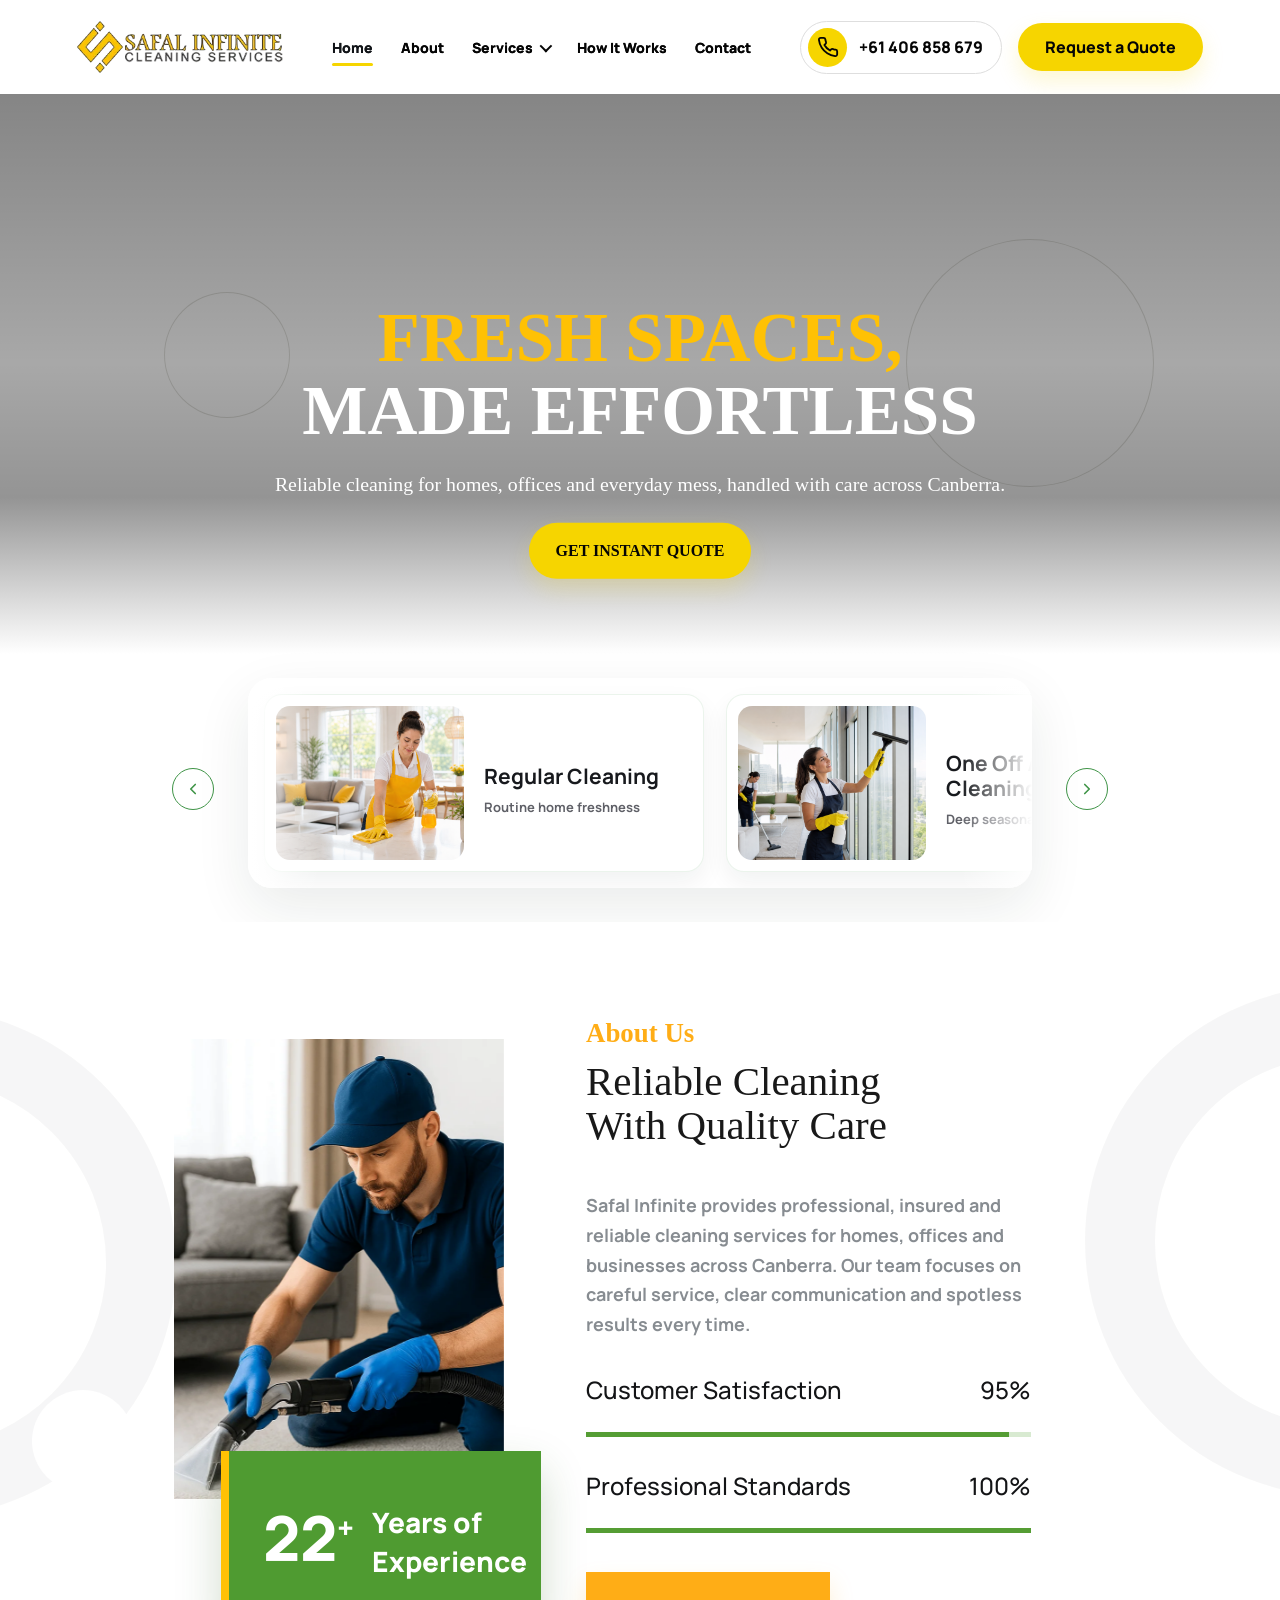
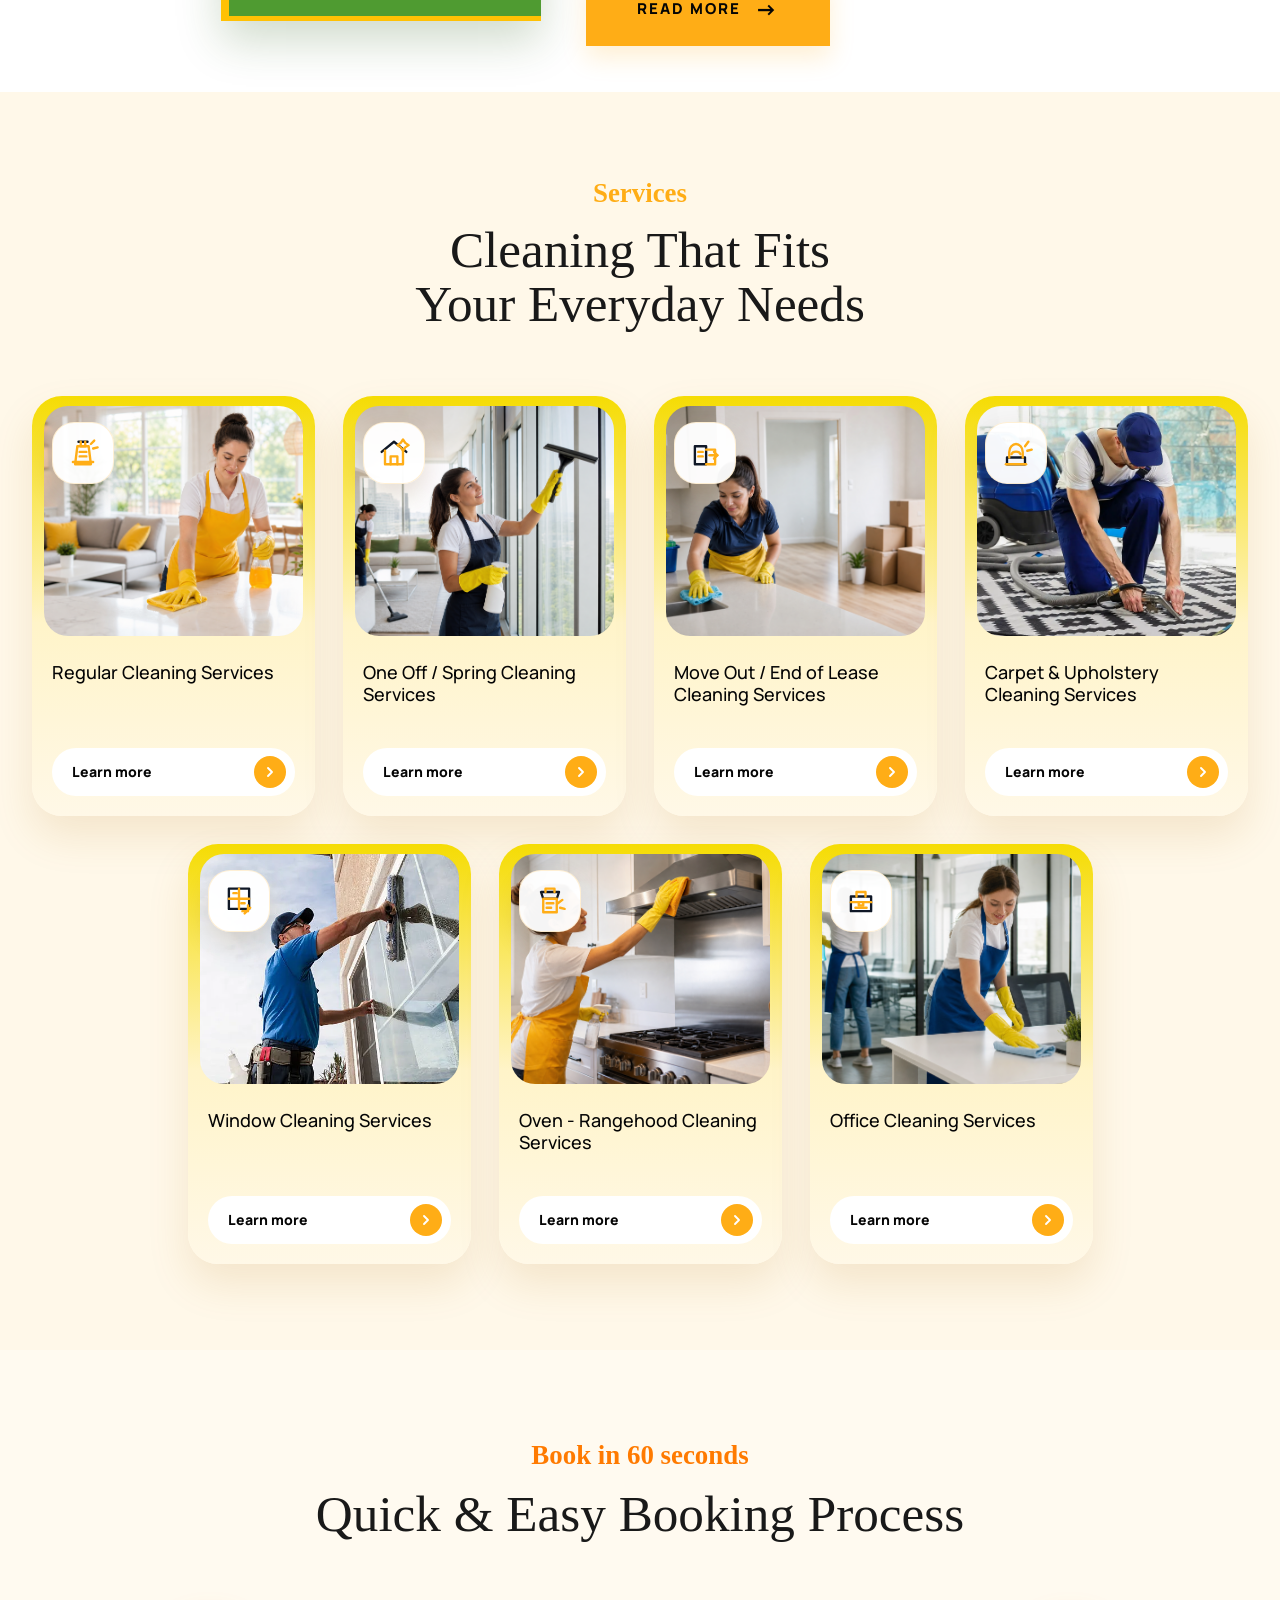
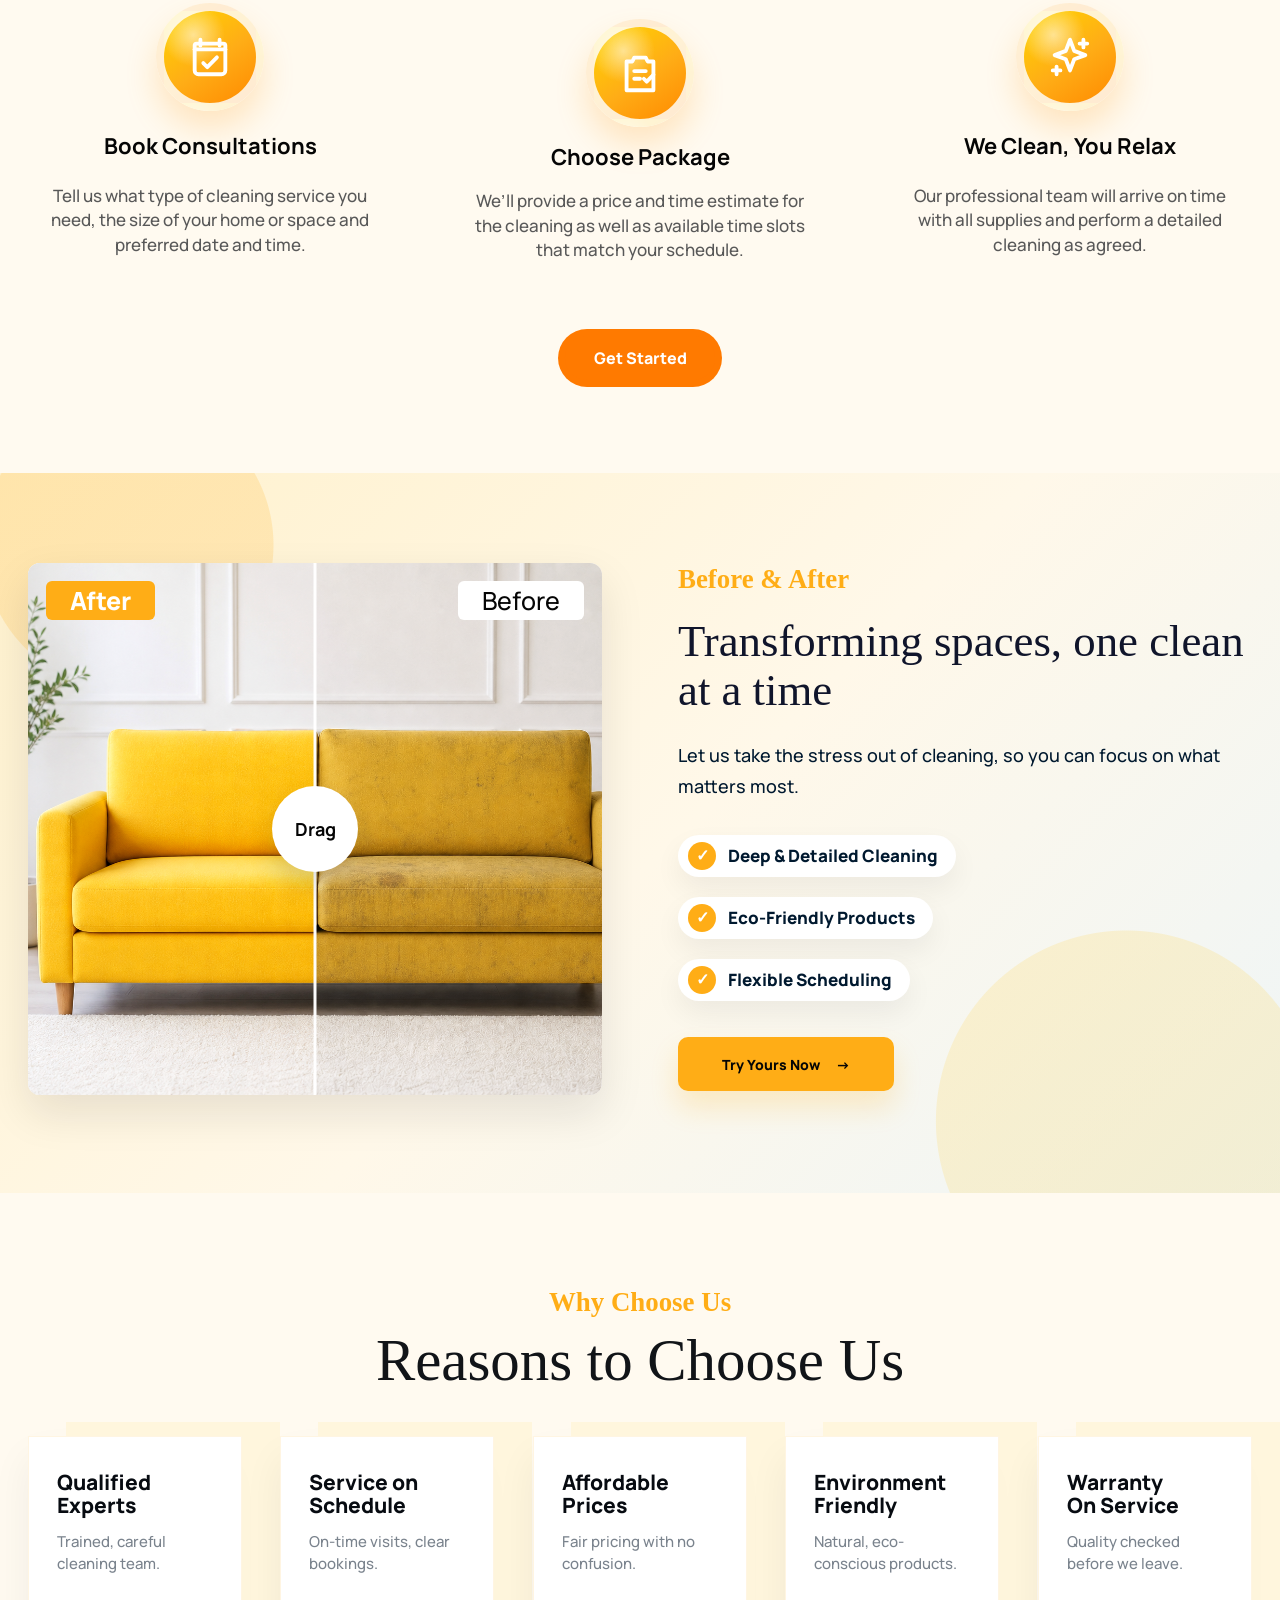
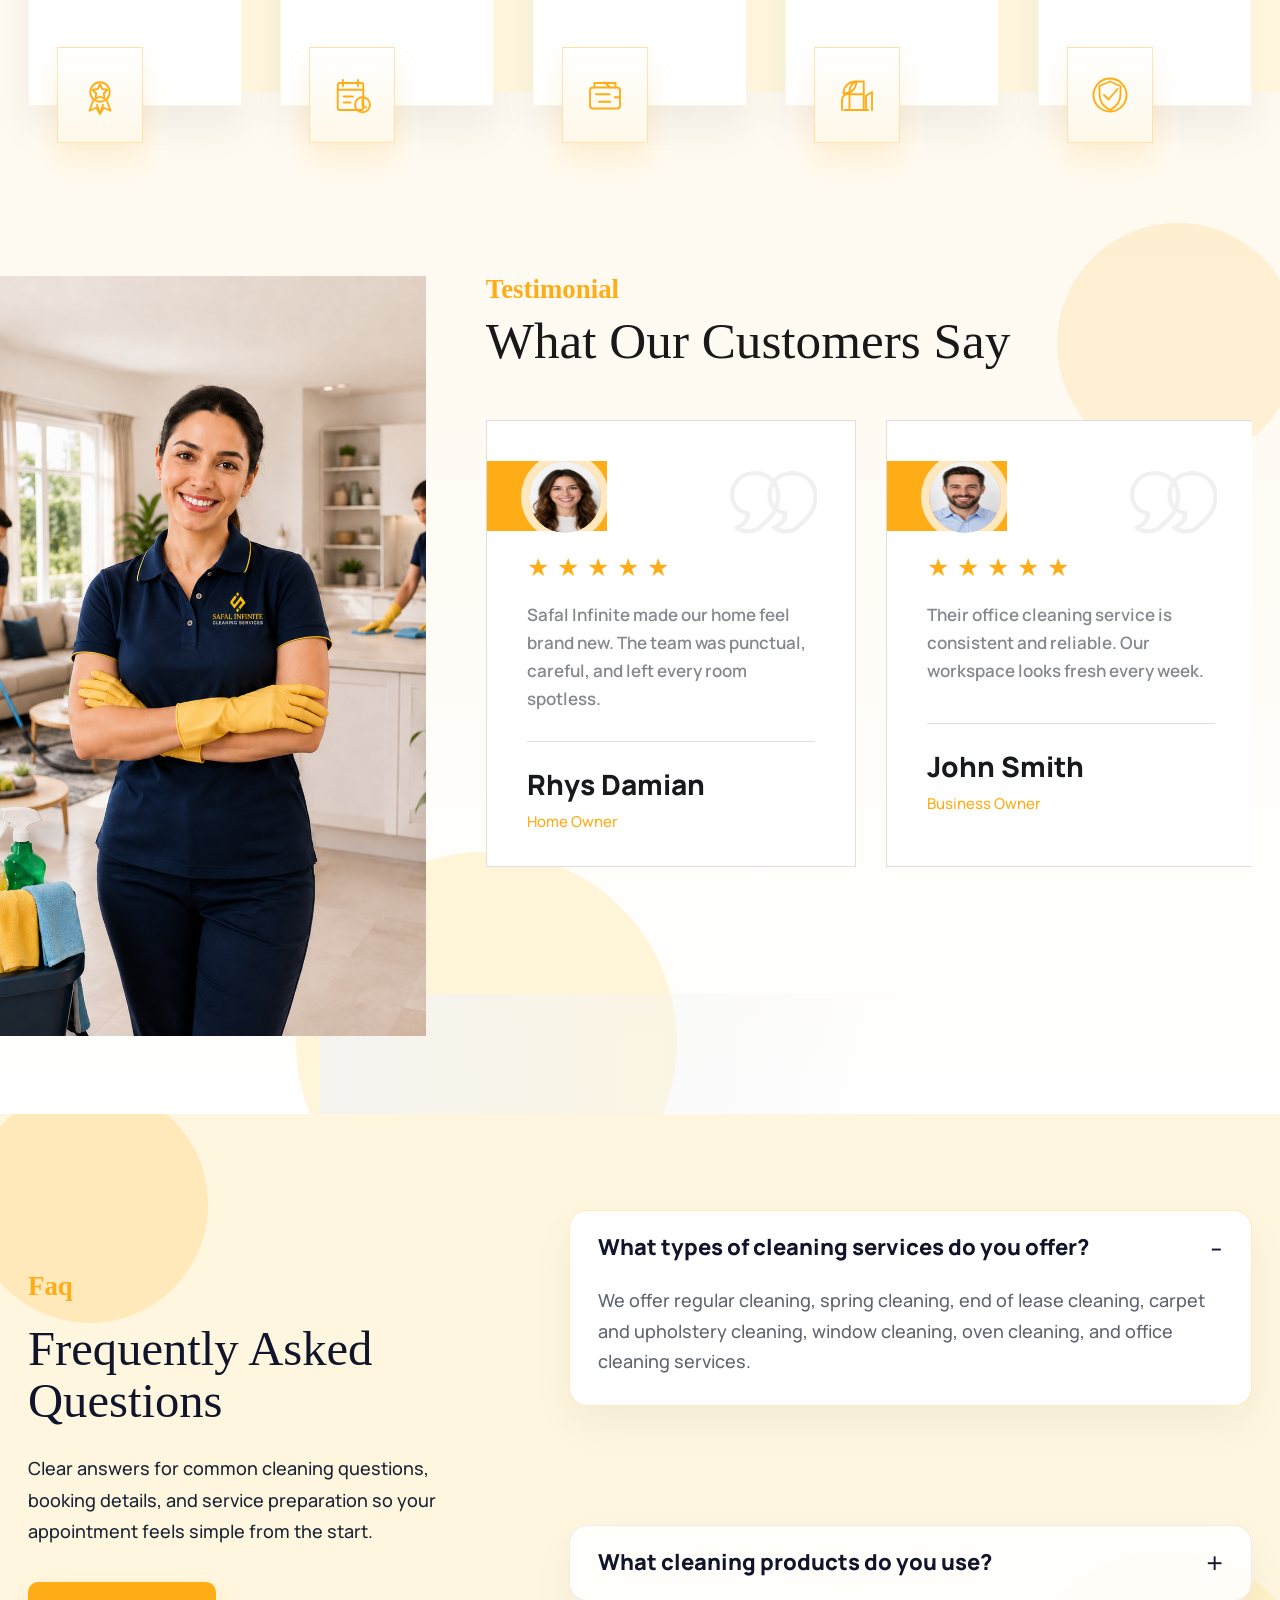
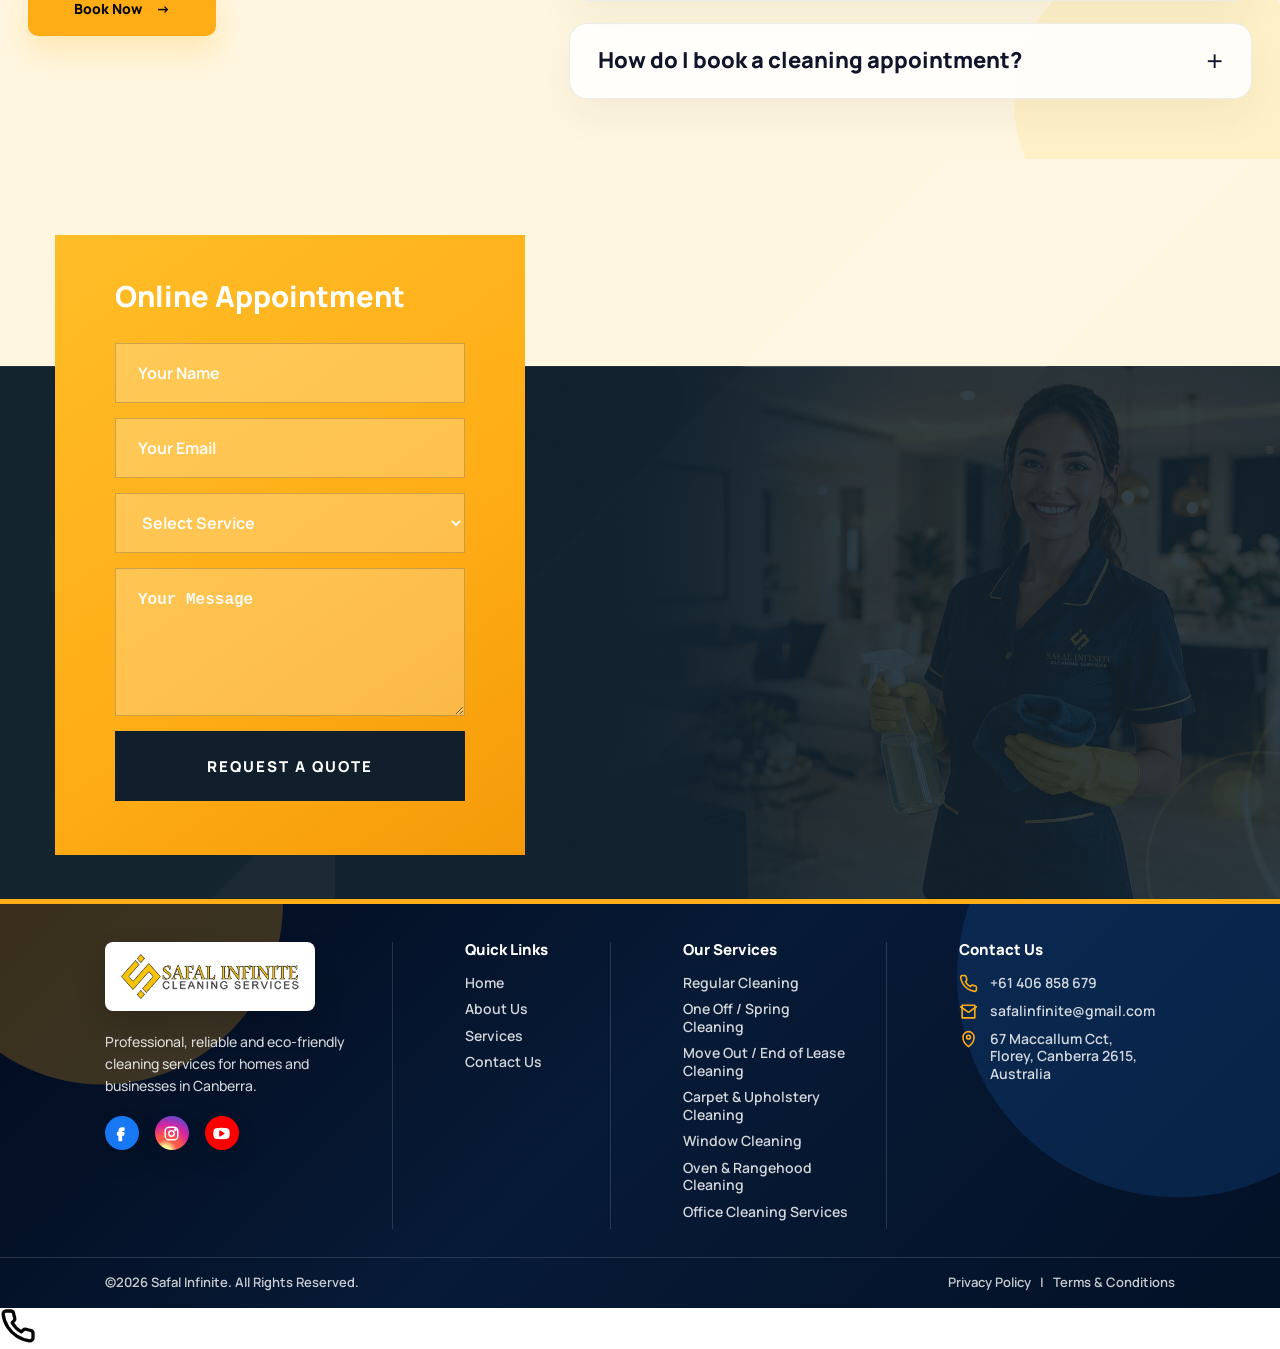
<file: index.html>
<!doctype html>
<html lang="en">
  <head>
    <meta charset="UTF-8" />
    <meta name="viewport" content="width=device-width, initial-scale=1.0" />
    <title>Clanyeco Cleaning Services</title>
    <link rel="preconnect" href="https://fonts.googleapis.com" />
    <link rel="preconnect" href="https://fonts.gstatic.com" crossorigin />
    <link
      href="https://fonts.googleapis.com/css2?family=Manrope:wght@400;500;600;700&display=swap"
      rel="stylesheet"
    />
    <link rel="stylesheet" href="styles.css" />
  </head>
  <body>
    <header class="site-header">
      <a href="#" class="brand" aria-label="Safal Infinite home">
        <img src="assets/logo.png" alt="Safal Infinite" />
      </a>

      <nav class="main-nav" aria-label="Primary navigation">
        <a href="index.html" class="active">Home</a>
        <a href="pages/about.html">About</a>
        <div class="nav-dropdown">
          <a href="pages/service.html" class="nav-dropdown-trigger">Services</a>
          <div class="dropdown-menu" aria-label="Service menu">
            <a href="pages/regular-cleaning.html">Regular Cleaning</a>
            <a href="pages/spring-cleaning.html">One Off / Spring Cleaning</a>
            <a href="pages/move-out-cleaning.html">Move Out / End of Lease Cleaning</a>
            <a href="pages/carpet-upholstery-cleaning.html">Carpet &amp; Upholstery Cleaning</a>
            <a href="pages/window-cleaning.html">Window Cleaning</a>
            <a href="pages/oven-rangehood-cleaning.html">Oven &amp; Rangehood Cleaning</a>
            <a href="pages/office-cleaning.html">Office Cleaning Services</a>
          </div>
        </div>
        <a href="pages/how-it-work.html">How It Works</a>
        <a href="pages/contact.html">Contact</a>
      </nav>

      <div class="header-actions">
        <a class="phone-pill" href="tel:+61406858679" aria-label="Call +61 406 858 679">
          <span class="phone-icon" aria-hidden="true">
            <svg viewBox="0 0 24 24">
              <path d="M22 16.9v3a2 2 0 0 1-2.2 2 19.8 19.8 0 0 1-8.6-3.1 19.4 19.4 0 0 1-6-6A19.8 19.8 0 0 1 2.1 4.2 2 2 0 0 1 4.1 2h3a2 2 0 0 1 2 1.7c.1 1 .4 1.9.7 2.8a2 2 0 0 1-.5 2.1L8.1 9.8a16 16 0 0 0 6.1 6.1l1.2-1.2a2 2 0 0 1 2.1-.5c.9.3 1.8.6 2.8.7a2 2 0 0 1 1.7 2Z" />
            </svg>
          </span>
          +61 406 858 679
        </a>
        <a class="quote-button" href="pages/contact.html">Request a Quote</a>
      </div>
    </header>

    <main>
      <section class="hero clean-banner" aria-label="Cleaning services banner">
        <button class="slider-arrow slider-arrow-left" aria-label="Previous service">
          <svg viewBox="0 0 24 24" aria-hidden="true">
            <path d="m15 18-6-6 6-6" />
          </svg>
        </button>
        <button class="slider-arrow slider-arrow-right" aria-label="Next service">
          <svg viewBox="0 0 24 24" aria-hidden="true">
            <path d="m9 18 6-6-6-6" />
          </svg>
        </button>

        <span class="soft-circle soft-circle-left" aria-hidden="true"></span>
        <span class="soft-circle soft-circle-right" aria-hidden="true"></span>

        <div class="banner-visual">
          <video autoplay muted loop playsinline preload="auto" aria-label="Safal Infinite cleaning services video">
            <source src="assets/homevideo.mp4" type="video/mp4" />
          </video>
        </div>

        <div class="hero-video-content">
          <h1><span>Fresh Spaces,</span> Made Effortless</h1>
          <p>Reliable cleaning for homes, offices and everyday mess, handled with care across Canberra.</p>
          <a class="quote-button" href="#about-cleaning">Get Instant Quote</a>
        </div>

        <div class="service-strip" aria-label="Featured cleaning services">
          <div class="service-track">
            <a class="service-card" href="pages/regular-cleaning.html">
              <img src="assets/service-regular-cleaning.png" alt="Regular cleaning services" />
              <div>
                <h2>Regular Cleaning</h2>
                <p>Routine home freshness</p>
              </div>
            </a>
            <a class="service-card" href="pages/spring-cleaning.html">
              <img src="assets/service-residential.png" alt="One off and spring cleaning services" />
              <div>
                <h2><span class="desktop-title">One Off / Spring Cleaning</span><span class="mobile-title">Spring Cleaning</span></h2>
                <p>Deep seasonal refresh</p>
              </div>
            </a>
            <a class="service-card" href="pages/move-out-cleaning.html">
              <img src="assets/service-move-out-cleaning.png" alt="Move out and end of lease cleaning services" />
              <div>
                <h2><span class="desktop-title">Move Out / End of Lease Cleaning</span><span class="mobile-title">End of Lease</span></h2>
                <p>Ready for handover</p>
              </div>
            </a>
            <a class="service-card" href="pages/carpet-upholstery-cleaning.html">
              <img src="assets/carpet.png" alt="Carpet and upholstery cleaning services" />
              <div>
                <h2><span class="desktop-title">Carpet &amp; Upholstery Cleaning</span><span class="mobile-title">Carpet Cleaning</span></h2>
                <p>Revive soft furnishings</p>
              </div>
            </a>
            <a class="service-card" href="pages/window-cleaning.html">
              <img src="assets/Window%20Cleaning%20Services.png" alt="Window cleaning services" />
              <div>
                <h2>Window Cleaning</h2>
                <p>Clear, streak-free glass</p>
              </div>
            </a>
            <a class="service-card" href="pages/oven-rangehood-cleaning.html">
              <img src="assets/service-oven-rangehood.png" alt="Oven and rangehood cleaning services" />
              <div>
                <h2>Oven &amp; Rangehood Cleaning</h2>
                <p>Detailed kitchen care</p>
              </div>
            </a>
            <a class="service-card" href="pages/office-cleaning.html">
              <img src="assets/service-office.png" alt="Office cleaning services" />
              <div>
                <h2><span class="desktop-title">Office Cleaning Services</span><span class="mobile-title">Office Cleaning</span></h2>
                <p>Fresh shared workspaces</p>
              </div>
            </a>
            <a class="service-card" href="pages/regular-cleaning.html" aria-hidden="true" tabindex="-1">
              <img src="assets/service-regular-cleaning.png" alt="" />
              <div>
                <h2>Regular Cleaning</h2>
                <p>Routine home freshness</p>
              </div>
            </a>
            <a class="service-card" href="pages/spring-cleaning.html" aria-hidden="true" tabindex="-1">
              <img src="assets/service-residential.png" alt="" />
              <div>
                <h2><span class="desktop-title">One Off / Spring Cleaning</span><span class="mobile-title">Spring Cleaning</span></h2>
                <p>Deep seasonal refresh</p>
              </div>
            </a>
            <a class="service-card" href="pages/move-out-cleaning.html" aria-hidden="true" tabindex="-1">
              <img src="assets/service-move-out-cleaning.png" alt="" />
              <div>
                <h2><span class="desktop-title">Move Out / End of Lease Cleaning</span><span class="mobile-title">End of Lease</span></h2>
                <p>Ready for handover</p>
              </div>
            </a>
            <a class="service-card" href="pages/carpet-upholstery-cleaning.html" aria-hidden="true" tabindex="-1">
              <img src="assets/carpet.png" alt="" />
              <div>
                <h2><span class="desktop-title">Carpet &amp; Upholstery Cleaning</span><span class="mobile-title">Carpet Cleaning</span></h2>
                <p>Revive soft furnishings</p>
              </div>
            </a>
            <a class="service-card" href="pages/window-cleaning.html" aria-hidden="true" tabindex="-1">
              <img src="assets/Window%20Cleaning%20Services.png" alt="" />
              <div>
                <h2>Window Cleaning</h2>
                <p>Clear, streak-free glass</p>
              </div>
            </a>
            <a class="service-card" href="pages/oven-rangehood-cleaning.html" aria-hidden="true" tabindex="-1">
              <img src="assets/service-oven-rangehood.png" alt="" />
              <div>
                <h2>Oven &amp; Rangehood Cleaning</h2>
                <p>Detailed kitchen care</p>
              </div>
            </a>
            <a class="service-card" href="pages/office-cleaning.html" aria-hidden="true" tabindex="-1">
              <img src="assets/service-office.png" alt="" />
              <div>
                <h2><span class="desktop-title">Office Cleaning Services</span><span class="mobile-title">Office Cleaning</span></h2>
                <p>Fresh shared workspaces</p>
              </div>
            </a>
          </div>
        </div>
      </section>

      <section class="marquee-strip mobile-hero-marquee" aria-label="Cleaning service highlights">
        <div class="marquee-track">
          <span>Professional</span>
          <span>Reliable</span>
          <span>Trusted</span>
          <span>Affordable</span>
          <span>Thorough</span>
          <span>Eco-Friendly</span>
          <span>Experienced</span>
          <span>Spotless</span>
          <span>Insured</span>
          <span>Quality</span>
          <span>Professional</span>
          <span>Reliable</span>
          <span>Trusted</span>
          <span>Affordable</span>
          <span>Thorough</span>
          <span>Eco-Friendly</span>
          <span>Experienced</span>
          <span>Spotless</span>
          <span>Insured</span>
          <span>Quality</span>
        </div>
      </section>

      <section id="about-cleaning" class="about-cleaning" aria-label="About cleaning">
        <span class="about-ring about-ring-left" aria-hidden="true"></span>
        <span class="about-ring about-ring-right" aria-hidden="true"></span>

        <div class="about-left">
          <img src="assets/about-carpet-cleaning.png" alt="Cleaning service detail" />
          <div class="experience-card">
            <strong>22<sup>+</sup></strong>
            <span>Years of</span>
            <small>Experience</small>
          </div>
        </div>

        <div class="about-content">
          <p class="section-kicker">About Us</p>
          <h2>Reliable Cleaning<br />With Quality Care</h2>
          <p class="about-copy">
            Safal Infinite provides professional, insured and reliable cleaning
            services for homes, offices and businesses across Canberra. Our team
            focuses on careful service, clear communication and spotless results
            every time.
          </p>

          <div class="skill-row">
            <div>
              <span>Customer Satisfaction</span>
              <strong>95%</strong>
            </div>
            <progress value="95" max="100">95%</progress>
          </div>

          <div class="skill-row">
            <div>
              <span>Professional Standards</span>
              <strong>100%</strong>
            </div>
            <progress value="100" max="100">100%</progress>
          </div>

          <a class="read-more-button" href="pages/about.html">Read More <span aria-hidden="true">→</span></a>
        </div>

        <div class="about-right">
          <div class="green-block" aria-hidden="true"></div>
          <img src="assets/about-cleaner.png" alt="Professional cleaner preparing supplies" />
        </div>
      </section>

      <section class="marquee-strip" aria-label="Cleaning service highlights">
        <div class="marquee-track">
          <span>Professional</span>
          <span>Reliable</span>
          <span>Trusted</span>
          <span>Affordable</span>
          <span>Thorough</span>
          <span>Eco-Friendly</span>
          <span>Experienced</span>
          <span>Spotless</span>
          <span>Insured</span>
          <span>Quality</span>
          <span aria-hidden="true">Professional</span>
          <span aria-hidden="true">Reliable</span>
          <span aria-hidden="true">Trusted</span>
          <span aria-hidden="true">Affordable</span>
          <span aria-hidden="true">Thorough</span>
          <span aria-hidden="true">Eco-Friendly</span>
          <span aria-hidden="true">Experienced</span>
          <span aria-hidden="true">Spotless</span>
          <span aria-hidden="true">Insured</span>
          <span aria-hidden="true">Quality</span>
        </div>
      </section>

      <section id="services" class="services-intro" aria-label="Services">
        <p class="services-kicker">Services</p>
        <h2><span>Cleaning That Fits</span><span>Your Everyday Needs</span></h2>
      </section>

      <section class="service-grid-section" aria-label="Cleaning service list">
        <div class="service-grid">
          <article class="service-tile">
            <img src="assets/service-regular-cleaning.png" alt="Regular cleaning services" />
            <div class="service-tile-body">
              <span class="service-icon-badge" aria-hidden="true">
                <svg viewBox="0 0 32 32">
                  <path d="M12 6h8" />
                  <path d="M14 6v4h4V6" />
                  <path d="M11 10h10l2 16H9l2-16Z" />
                  <path d="M13 15h6M13 19h6" />
                  <path d="M7 24h18" />
                  <path d="M23 8l3-3m-1 7 4-1" />
                </svg>
              </span>
              <h3>Regular Cleaning Services</h3>
              <a href="pages/regular-cleaning.html" aria-label="View Regular Cleaning Services">
                <span>Learn more</span>
                <svg viewBox="0 0 24 24" aria-hidden="true">
                  <path d="m9 18 6-6-6-6" />
                </svg>
              </a>
            </div>
          </article>

          <article class="service-tile">
            <img src="assets/service-residential.png" alt="Residential cleaner wiping windows" />
            <div class="service-tile-body">
              <span class="service-icon-badge" aria-hidden="true">
                <svg viewBox="0 0 32 32">
                  <path d="m5 15 11-9 11 9" />
                  <path d="M8 14v12h16V14" />
                  <path d="M13 26v-7h6v7" />
                  <path d="M22 7l2-3 2 3 3 2-3 2-2 3-2-3-3-2 3-2Z" />
                </svg>
              </span>
              <h3>One Off / Spring Cleaning Services</h3>
              <a href="pages/spring-cleaning.html" aria-label="View One Off Spring Cleaning Services">
                <span>Learn more</span>
                <svg viewBox="0 0 24 24" aria-hidden="true">
                  <path d="m9 18 6-6-6-6" />
                </svg>
              </a>
            </div>
          </article>

          <article class="service-tile">
            <img src="assets/service-move-out-cleaning.png" alt="Move out and end of lease cleaning services" />
            <div class="service-tile-body">
              <span class="service-icon-badge" aria-hidden="true">
                <svg viewBox="0 0 32 32">
                  <path d="M7 10h10v16H7z" />
                  <path d="M17 13h8v13h-8" />
                  <path d="M10 15h4M10 19h4" />
                  <path d="M20 18h7" />
                  <path d="m24 15 3 3-3 3" />
                </svg>
              </span>
              <h3>Move Out / End of Lease Cleaning Services</h3>
              <a href="pages/move-out-cleaning.html" aria-label="View Move Out End of Lease Cleaning Services">
                <span>Learn more</span>
                <svg viewBox="0 0 24 24" aria-hidden="true">
                  <path d="m9 18 6-6-6-6" />
                </svg>
              </a>
            </div>
          </article>

          <article class="service-tile">
            <img src="assets/carpet.png" alt="Carpet and upholstery cleaning services" />
            <div class="service-tile-body">
              <span class="service-icon-badge" aria-hidden="true">
                <svg viewBox="0 0 32 32">
                  <path d="M8 20h16v6H8z" />
                  <path d="M10 20v-5c0-4 3-7 6-7s6 3 6 7v5" />
                  <path d="M12 17c1-3 7-3 8 0" />
                  <path d="M7 26h18" />
                  <path d="M24 10l3-4m-1 8 4-1" />
                </svg>
              </span>
              <h3>Carpet &amp; Upholstery Cleaning Services</h3>
              <a href="pages/carpet-upholstery-cleaning.html" aria-label="View Carpet and Upholstery Cleaning Services">
                <span>Learn more</span>
                <svg viewBox="0 0 24 24" aria-hidden="true">
                  <path d="m9 18 6-6-6-6" />
                </svg>
              </a>
            </div>
          </article>

          <article class="service-tile">
            <img src="assets/Window%20Cleaning%20Services.png" alt="Window cleaning services" />
            <div class="service-tile-body">
              <span class="service-icon-badge" aria-hidden="true">
                <svg viewBox="0 0 32 32">
                  <path d="M7 5h18v18H7z" />
                  <path d="M16 5v18M7 14h18" />
                  <path d="m21 27 5-5" />
                  <path d="M19 25h5v-5" />
                  <path d="M11 9h3m4 9h3" />
                </svg>
              </span>
              <h3>Window Cleaning Services</h3>
              <a href="pages/window-cleaning.html" aria-label="View Window Cleaning Services">
                <span>Learn more</span>
                <svg viewBox="0 0 24 24" aria-hidden="true">
                  <path d="m9 18 6-6-6-6" />
                </svg>
              </a>
            </div>
          </article>

          <article class="service-tile">
            <img src="assets/service-oven-rangehood.png" alt="Oven and rangehood cleaning services" />
            <div class="service-tile-body">
              <span class="service-icon-badge" aria-hidden="true">
                <svg viewBox="0 0 32 32">
                  <path d="M8 8h16l-2 6H10L8 8Z" />
                  <path d="M10 14h12v12H10z" />
                  <path d="M13 18h6M13 22h4" />
                  <path d="M12 8V5h8v3" />
                  <path d="M23 18l4-3m-2 7 4 1" />
                </svg>
              </span>
              <h3>Oven - Rangehood Cleaning Services</h3>
              <a href="pages/oven-rangehood-cleaning.html" aria-label="View Oven Rangehood Cleaning Services">
                <span>Learn more</span>
                <svg viewBox="0 0 24 24" aria-hidden="true">
                  <path d="m9 18 6-6-6-6" />
                </svg>
              </a>
            </div>
          </article>

          <article class="service-tile">
            <img src="assets/service-office.png" alt="Office cleaning services" />
            <div class="service-tile-body">
              <span class="service-icon-badge" aria-hidden="true">
                <svg viewBox="0 0 32 32">
                  <path d="M7 12h18v13H7z" />
                  <path d="M12 12V8h8v4" />
                  <path d="M7 17h18" />
                  <path d="M14 17v3h4v-3" />
                  <path d="M11 22h10" />
                </svg>
              </span>
              <h3>Office Cleaning Services</h3>
              <a href="pages/office-cleaning.html" aria-label="View Office Cleaning Services">
                <span>Learn more</span>
                <svg viewBox="0 0 24 24" aria-hidden="true">
                  <path d="m9 18 6-6-6-6" />
                </svg>
              </a>
            </div>
          </article>
        </div>
      </section>

      <section class="booking-process" aria-label="Quick and easy booking process">
        <p class="process-kicker">Book in 60 seconds</p>
        <h2>Quick &amp; Easy Booking Process</h2>

        <div class="process-steps">
          <article class="process-step">
            <div class="process-icon" aria-hidden="true">
              <svg viewBox="0 0 24 24">
                <path d="M7 3v3M17 3v3" />
                <path d="M4 8h16" />
                <path d="M5 5h14a1 1 0 0 1 1 1v13a2 2 0 0 1-2 2H6a2 2 0 0 1-2-2V6a1 1 0 0 1 1-1Z" />
                <path d="m8.5 15.2 2.1 2.1 5-5.1" />
              </svg>
            </div>
            <h3>Book Consultations</h3>
            <p>
              Tell us what type of cleaning service you need, the size of your
              home or space and preferred date and time.
            </p>
          </article>

          <article class="process-step">
            <div class="process-icon" aria-hidden="true">
              <svg viewBox="0 0 24 24">
                <path d="M9 4h6l1 2h3v15H5V6h3z" />
                <path d="M9 11h6" />
                <path d="M9 15h3" />
                <path d="m14 15 1.5 1.5L19 13" />
              </svg>
            </div>
            <h3>Choose Package</h3>
            <p>
              We’ll provide a price and time estimate for the cleaning as well as
              available time slots that match your schedule.
            </p>
          </article>

          <article class="process-step">
            <div class="process-icon" aria-hidden="true">
              <svg viewBox="0 0 24 24">
                <path d="M12 3 9.8 8.8 4 11l5.8 2.2L12 19l2.2-5.8L20 11l-5.8-2.2z" />
                <path d="M19 3v4M17 5h4" />
                <path d="M5 17v4M3 19h4" />
              </svg>
            </div>
            <h3>We Clean, You Relax</h3>
            <p>
              Our professional team will arrive on time with all supplies and
              perform a detailed cleaning as agreed.
            </p>
          </article>
        </div>

        <a class="process-button" href="pages/contact.html#contact-form">Get Started</a>
      </section>

      <section class="before-after-section" aria-label="Before and after cleaning results">
        <div class="before-after-visual" style="--compare-position: 50%">
          <img class="compare-image compare-before-image" src="assets/sofa-before-dirty-matched.png" alt="Before couch cleaning result" />
          <div class="compare-after-image">
            <img src="assets/sofa-after-clean.png" alt="After couch cleaning result" />
          </div>
          <span class="compare-label compare-after">After</span>
          <span class="compare-label compare-before">Before</span>
          <span class="compare-drag">Drag</span>
          <input class="compare-range" type="range" min="0" max="100" value="50" aria-label="Drag to compare before and after cleaning" />
        </div>

        <div class="before-after-content">
          <p class="before-after-kicker">Before &amp; After</p>
          <h2><span>Transforming spaces, </span><span>one clean at a time</span></h2>
          <p>
            Let us take the stress out of cleaning, so you can focus on what
            matters most.
          </p>

          <ul class="before-after-list">
            <li>Deep &amp; Detailed Cleaning</li>
            <li>Eco-Friendly Products</li>
            <li>Flexible Scheduling</li>
          </ul>

          <div class="before-after-actions">
            <a class="primary-action" href="#contact-booking">Try Yours Now <span aria-hidden="true">-></span></a>
          </div>
        </div>
      </section>

      <section class="why-choose-section" aria-label="Why choose Safal Infinite">
        <div class="why-content">
          <p class="why-kicker">Why Choose Us</p>
          <h2>Reasons to Choose Us</h2>
        </div>

        <div class="why-card-grid">
          <article class="why-card">
            <h3>Qualified <br />Experts</h3>
            <p>Trained, careful cleaning team.</p>
            <span class="why-card-icon" aria-hidden="true">
              <svg viewBox="0 0 64 64">
                <circle cx="32" cy="28" r="13" />
                <path d="M32 18l3 6 7 1-5 5 1 7-6-3-6 3 1-7-5-5 7-1 3-6Z" />
                <path d="M23 39l-5 14 9-4 5 8 4-12" />
                <path d="M41 39l5 14-9-4-5 8-4-12" />
              </svg>
            </span>
          </article>

          <article class="why-card">
            <h3>Service on <br />Schedule</h3>
            <p>On-time visits, clear bookings.</p>
            <span class="why-card-icon" aria-hidden="true">
              <svg viewBox="0 0 64 64">
                <rect x="13" y="16" width="34" height="36" rx="3" />
                <path d="M20 12v8m20-8v8M13 25h34" />
                <path d="M21 34h12m-12 8h9" />
                <circle cx="46" cy="45" r="10" />
                <path d="M46 39v7l5 3" />
              </svg>
            </span>
          </article>

          <article class="why-card">
            <h3>Affordable <br />Prices</h3>
            <p>Fair pricing with no confusion.</p>
            <span class="why-card-icon" aria-hidden="true">
              <svg viewBox="0 0 64 64">
                <rect x="12" y="22" width="40" height="28" rx="4" />
                <path d="M18 22v-6h28v6" />
                <path d="M20 31h18" />
                <path d="M45 35h7" />
                <path d="M24 41h15" />
                <path d="M31 15l8 7" />
              </svg>
            </span>
          </article>

          <article class="why-card">
            <h3>Environment <br />Friendly</h3>
            <p>Natural, eco-conscious products.</p>
            <span class="why-card-icon" aria-hidden="true">
              <svg viewBox="0 0 64 64">
                <path d="M22 52V27c0-7 5-13 12-13h7v38" />
                <path d="M20 31h20" />
                <path d="M15 52h32" />
                <path d="M44 52V33l8-5v24" />
                <path d="M12 52V39c0-5 4-9 9-9" />
                <path d="M31 14c0 10-7 16-17 16 0-10 7-16 17-16Z" />
              </svg>
            </span>
          </article>

          <article class="why-card">
            <h3>Warranty <br />On Service</h3>
            <p>Quality checked before we leave.</p>
            <span class="why-card-icon" aria-hidden="true">
              <svg viewBox="0 0 64 64">
                <circle cx="32" cy="32" r="22" />
                <path d="M32 14l14 6v11c0 10-6 17-14 21-8-4-14-11-14-21V20l14-6Z" />
                <path d="M24 32l6 6 12-14" />
              </svg>
            </span>
          </article>
        </div>
      </section>
      <section class="testimonial-section" aria-label="Customer testimonials">
        <div class="testimonial-photo">
          <img src="assets/testimonial-cleaner.png" alt="Professional cleaner wiping a kitchen cabinet" />
        </div>

        <div class="testimonial-content">
          <p class="testimonial-kicker">
            <span aria-hidden="true">*</span>
            Testimonial
          </p>
          <h2>What Our Customers Say</h2>

          <div class="testimonial-cards">
            <article class="testimonial-card">
              <div class="testimonial-card-top">
                <span class="avatar avatar-one" aria-hidden="true"></span>
              </div>
              <div class="quote-mark" aria-hidden="true">
                <svg viewBox="0 0 64 64">
                  <path d="M26 43c-4 5-12 6-18 2 6-2 8-6 8-10C9 34 5 29 5 22 5 13 12 7 21 7s16 7 16 16c0 7-3 14-11 20Z" />
                  <path d="M52 43c-4 5-12 6-18 2 6-2 8-6 8-10-7-1-11-6-11-13 0-9 7-15 16-15s16 7 16 16c0 7-3 14-11 20Z" />
                </svg>
              </div>
              <div class="stars" aria-label="5 out of 5 stars"></div>
              <p>
                Safal Infinite made our home feel brand new. The team was punctual,
                careful, and left every room spotless.
              </p>
              <div class="testimonial-author">
                <h3>Rhys Damian</h3>
                <span>Home Owner</span>
              </div>
            </article>

            <article class="testimonial-card">
              <div class="testimonial-card-top">
                <span class="avatar avatar-two" aria-hidden="true"></span>
              </div>
              <div class="quote-mark" aria-hidden="true">
                <svg viewBox="0 0 64 64">
                  <path d="M26 43c-4 5-12 6-18 2 6-2 8-6 8-10C9 34 5 29 5 22 5 13 12 7 21 7s16 7 16 16c0 7-3 14-11 20Z" />
                  <path d="M52 43c-4 5-12 6-18 2 6-2 8-6 8-10-7-1-11-6-11-13 0-9 7-15 16-15s16 7 16 16c0 7-3 14-11 20Z" />
                </svg>
              </div>
              <div class="stars" aria-label="5 out of 5 stars"></div>
              <p>
                Their office cleaning service is consistent and reliable. Our workspace
                looks fresh every week.
              </p>
              <div class="testimonial-author">
                <h3>John Smith</h3>
                <span>Business Owner</span>
              </div>
            </article>

            <article class="testimonial-card">
              <div class="testimonial-card-top">
                <span class="avatar avatar-three" aria-hidden="true"></span>
              </div>
              <div class="quote-mark" aria-hidden="true">
                <svg viewBox="0 0 64 64">
                  <path d="M26 43c-4 5-12 6-18 2 6-2 8-6 8-10C9 34 5 29 5 22 5 13 12 7 21 7s16 7 16 16c0 7-3 14-11 20Z" />
                  <path d="M52 43c-4 5-12 6-18 2 6-2 8-6 8-10-7-1-11-6-11-13 0-9 7-15 16-15s16 7 16 16c0 7-3 14-11 20Z" />
                </svg>
              </div>
              <div class="stars" aria-label="5 out of 5 stars"></div>
              <p>
                Excellent deep cleaning and friendly staff. Booking was simple and the
                result was better than expected.
              </p>
              <div class="testimonial-author">
                <h3>Dani Smaith</h3>
                <span>Property Manager</span>
              </div>
            </article>

            <article class="testimonial-card" aria-hidden="true">
              <div class="testimonial-card-top">
                <span class="avatar avatar-one" aria-hidden="true"></span>
              </div>
              <div class="quote-mark" aria-hidden="true">
                <svg viewBox="0 0 64 64">
                  <path d="M26 43c-4 5-12 6-18 2 6-2 8-6 8-10C9 34 5 29 5 22 5 13 12 7 21 7s16 7 16 16c0 7-3 14-11 20Z" />
                  <path d="M52 43c-4 5-12 6-18 2 6-2 8-6 8-10-7-1-11-6-11-13 0-9 7-15 16-15s16 7 16 16c0 7-3 14-11 20Z" />
                </svg>
              </div>
              <div class="stars" aria-label="5 out of 5 stars"></div>
              <p>
                Safal Infinite made our home feel brand new. The team was punctual,
                careful, and left every room spotless.
              </p>
              <div class="testimonial-author">
                <h3>Rhys Damian</h3>
                <span>Home Owner</span>
              </div>
            </article>

            <article class="testimonial-card" aria-hidden="true">
              <div class="testimonial-card-top">
                <span class="avatar avatar-two" aria-hidden="true"></span>
              </div>
              <div class="quote-mark" aria-hidden="true">
                <svg viewBox="0 0 64 64">
                  <path d="M26 43c-4 5-12 6-18 2 6-2 8-6 8-10C9 34 5 29 5 22 5 13 12 7 21 7s16 7 16 16c0 7-3 14-11 20Z" />
                  <path d="M52 43c-4 5-12 6-18 2 6-2 8-6 8-10-7-1-11-6-11-13 0-9 7-15 16-15s16 7 16 16c0 7-3 14-11 20Z" />
                </svg>
              </div>
              <div class="stars" aria-label="5 out of 5 stars"></div>
              <p>
                Their office cleaning service is consistent and reliable. Our workspace
                looks fresh every week.
              </p>
              <div class="testimonial-author">
                <h3>John Smith</h3>
                <span>Business Owner</span>
              </div>
            </article>

            <article class="testimonial-card" aria-hidden="true">
              <div class="testimonial-card-top">
                <span class="avatar avatar-three" aria-hidden="true"></span>
              </div>
              <div class="quote-mark" aria-hidden="true">
                <svg viewBox="0 0 64 64">
                  <path d="M26 43c-4 5-12 6-18 2 6-2 8-6 8-10C9 34 5 29 5 22 5 13 12 7 21 7s16 7 16 16c0 7-3 14-11 20Z" />
                  <path d="M52 43c-4 5-12 6-18 2 6-2 8-6 8-10-7-1-11-6-11-13 0-9 7-15 16-15s16 7 16 16c0 7-3 14-11 20Z" />
                </svg>
              </div>
              <div class="stars" aria-label="5 out of 5 stars"></div>
              <p>
                Excellent deep cleaning and friendly staff. Booking was simple and the
                result was better than expected.
              </p>
              <div class="testimonial-author">
                <h3>Dani Smaith</h3>
                <span>Property Manager</span>
              </div>
            </article>
          </div>
        </div>
      </section>

      <section class="faq-section" aria-label="Frequently asked questions">
        <div class="faq-copy">
          <p class="faq-kicker">
            <span aria-hidden="true">
              <svg viewBox="0 0 28 28">
                <path d="M18.5 2.5c-1.2 5.9-5.2 10.3-11.8 13.1" />
                <path d="M5.7 16.7c4.8.2 9.5 2.1 14 5.8" />
                <path d="M13 6.3 8 4.4m2.2 7.3-6.2.8m7.4 5.4-3.2 5.1m9.2-10.2 6.2-.8m-4.8 6.3 2.9 5.5" />
                <circle cx="14" cy="14" r="12" />
              </svg>
            </span>
            Faq
          </p>
          <h2>Frequently Asked<br />Questions</h2>
          <p>
            Clear answers for common cleaning questions, booking details, and
            service preparation so your appointment feels simple from the start.
          </p>
          <a href="pages/contact.html" class="faq-button">Book Now <span aria-hidden="true">-></span></a>
        </div>

        <div class="faq-list">
          <details open>
            <summary>
              <span>What types of cleaning services do you offer?</span>
            </summary>
            <p>
              We offer regular cleaning, spring cleaning, end of lease cleaning,
              carpet and upholstery cleaning, window cleaning, oven cleaning, and
              office cleaning services.
            </p>
          </details>

          <details>
            <summary>
              <span>Do I need to be home during the cleaning?</span>
            </summary>
            <p>
              No. You can arrange secure access with our team, and we will update you
              once the cleaning is complete.
            </p>
          </details>

          <details>
            <summary>
              <span>What cleaning products do you use?</span>
            </summary>
            <p>
              We use 100% environment friendly cleaning products and
              professional equipment. If you prefer specific products, let us
              know while booking.
            </p>
          </details>

          <details>
            <summary>
              <span>How do I book a cleaning appointment?</span>
            </summary>
            <p>
              Use the booking form, call us, or send an enquiry with your service,
              preferred date, and property details.
            </p>
          </details>
        </div>
      </section>

      <section id="contact-booking" class="contact-booking" aria-label="Book a cleaning service">
        <div class="appointment-card">
          <h2>Online Appointment</h2>
          <form class="booking-form" action="#" method="post">
            <label>
              <span>Your Name</span>
              <input type="text" name="name" placeholder="Your Name" autocomplete="name" required />
            </label>

            <label>
              <span>Your Email</span>
              <input type="email" name="email" placeholder="Your Email" autocomplete="email" required />
            </label>

            <label>
              <span>Select Service</span>
              <select name="service" required>
                <option value="">Select Service</option>
                <option>After Builders Cleaning Service</option>
                <option>One Off / Spring Cleaning Services</option>
                <option>Move Out / End of Lease Cleaning Services</option>
                <option>Carpet &amp; Upholstery Cleaning Services</option>
                <option>Window Cleaning Services</option>
                <option>Oven - Rangehood Cleaning Services</option>
                <option>Office Cleaning Services</option>
              </select>
            </label>

            <label>
              <span>Your Message</span>
              <textarea name="message" placeholder="Your Message"></textarea>
            </label>

            <button type="submit">Request a Quote</button>
          </form>
        </div>

      </section>
    </main>
    <footer class="site-footer">
      <div class="footer-main">
        <div class="footer-brand">
          <img src="assets/logo.png" alt="Safal Infinite" />
          <p>
            Professional, reliable and eco-friendly cleaning services for homes
            and businesses in Canberra.
          </p>
          <div class="footer-social" aria-label="Social links">
            <a href="#" class="facebook" aria-label="Facebook">
              <svg viewBox="0 0 24 24" aria-hidden="true">
                <path d="M15 8h-2c-.6 0-1 .4-1 1v2h3l-.4 3H12v7H9v-7H7v-3h2V9c0-2.2 1.3-4 4-4h2v3Z" />
              </svg>
            </a>
            <a href="#" class="instagram" aria-label="Instagram">
              <svg viewBox="0 0 24 24" aria-hidden="true">
                <rect x="4" y="4" width="16" height="16" rx="5" />
                <circle cx="12" cy="12" r="3.4" />
                <circle cx="17" cy="7" r="1" />
              </svg>
            </a>
            <a href="#" class="youtube" aria-label="YouTube">
              <svg viewBox="0 0 24 24" aria-hidden="true">
                <path d="M21 8.2a3 3 0 0 0-2.1-2.1C17 5.6 12 5.6 12 5.6s-5 0-6.9.5A3 3 0 0 0 3 8.2 31 31 0 0 0 2.5 12a31 31 0 0 0 .5 3.8 3 3 0 0 0 2.1 2.1c1.9.5 6.9.5 6.9.5s5 0 6.9-.5a3 3 0 0 0 2.1-2.1 31 31 0 0 0 .5-3.8 31 31 0 0 0-.5-3.8Z" />
                <path d="m10 15 5-3-5-3v6Z" />
              </svg>
            </a>
          </div>
        </div>

        <nav class="footer-column" aria-label="Footer quick links">
          <h2>Quick Links</h2>
          <a href="index.html">Home</a>
          <a href="pages/about.html">About Us</a>
          <a href="pages/service.html">Services</a>
          <a href="pages/contact.html">Contact Us</a>
        </nav>

        <nav class="footer-column" aria-label="Footer services">
          <h2>Our Services</h2>
          <a href="pages/regular-cleaning.html">Regular Cleaning</a>
          <a href="pages/spring-cleaning.html">One Off / Spring Cleaning</a>
          <a href="pages/move-out-cleaning.html">Move Out / End of Lease Cleaning</a>
          <a href="pages/carpet-upholstery-cleaning.html">Carpet &amp; Upholstery Cleaning</a>
          <a href="pages/window-cleaning.html">Window Cleaning</a>
          <a href="pages/oven-rangehood-cleaning.html">Oven &amp; Rangehood Cleaning</a>
          <a href="pages/office-cleaning.html">Office Cleaning Services</a>
        </nav>

        <div class="footer-column footer-contact">
          <h2>Contact Us</h2>
          <a href="tel:+61406858679">
            <svg viewBox="0 0 24 24" aria-hidden="true">
              <path d="M22 16.9v3a2 2 0 0 1-2.2 2 19.8 19.8 0 0 1-8.6-3.1 19.4 19.4 0 0 1-6-6A19.8 19.8 0 0 1 2.1 4.2 2 2 0 0 1 4.1 2h3a2 2 0 0 1 2 1.7c.1 1 .4 1.9.7 2.8a2 2 0 0 1-.5 2.1L8.1 9.8a16 16 0 0 0 6.1 6.1l1.2-1.2a2 2 0 0 1 2.1-.5c.9.3 1.8.6 2.8.7a2 2 0 0 1 1.7 2Z" />
            </svg>
            +61 406 858 679
          </a>
          <a href="mailto:safalinfinite@gmail.com">
            <svg viewBox="0 0 24 24" aria-hidden="true">
              <path d="M4 4h16v16H4z" />
              <path d="m22 6-10 7L2 6" />
            </svg>
            safalinfinite@gmail.com
          </a>
          <p>
            <svg viewBox="0 0 24 24" aria-hidden="true">
              <path d="M12 21s7-5.3 7-12a7 7 0 0 0-14 0c0 6.7 7 12 7 12Z" />
              <circle cx="12" cy="9" r="2.4" />
            </svg>
            67 Maccallum Cct,<br />Florey, Canberra 2615,<br />Australia
          </p>
        </div>
      </div>

      <div class="footer-bottom">
        <p>&copy;2026 Safal Infinite. All Rights Reserved.</p>
        <div>
          <a href="#">Privacy Policy</a>
          <span>|</span>
          <a href="#">Terms &amp; Conditions</a>
        </div>
      </div>
    </footer>
    <script>
      document.querySelectorAll(".faq-list details").forEach((item) => {
        item.addEventListener("toggle", () => {
          if (!item.open) return;

          document.querySelectorAll(".faq-list details").forEach((otherItem) => {
            if (otherItem !== item) {
              otherItem.open = false;
            }
          });
        });
      });

      document.querySelectorAll(".before-after-visual").forEach((slider) => {
        const range = slider.querySelector(".compare-range");

        range.addEventListener("input", () => {
          slider.style.setProperty("--compare-position", `${range.value}%`);
        });
      });

      const revealItems = [
        [".services-intro .services-kicker", "reveal-top"],
        [".services-intro h2", "reveal-bottom"],
        [".process-step", "reveal-zoom"],
        [".process-button", "reveal-bottom"],
        [".why-card", "reveal-bottom"],
        [".testimonial-photo", "reveal-left"],
        [".faq-copy .faq-kicker", "reveal-top"],
        [".faq-copy h2", "reveal-left"],
        [".faq-copy > p:not(.faq-kicker)", "reveal-left"],
        [".faq-button", "reveal-bottom"],
        [".faq-list details", "reveal-right"],
      ];

      revealItems.forEach(([selector, direction]) => {
        document.querySelectorAll(selector).forEach((element, index) => {
          element.classList.add("reveal-on-scroll", direction);
          element.style.setProperty("--reveal-duration", "1.55s");
          element.style.setProperty("--reveal-delay", `${Math.min(index * 90, 360)}ms`);
        });
      });

      document.querySelectorAll(".service-tile").forEach((card, index) => {
        const directions = ["reveal-left", "reveal-top", "reveal-right", "reveal-bottom"];
        card.classList.add("reveal-on-scroll", directions[index % directions.length]);
        card.style.setProperty("--reveal-duration", "1.55s");
        card.style.setProperty("--reveal-delay", `${Math.min(index * 85, 420)}ms`);
      });

      if (!("IntersectionObserver" in window)) {
        document.querySelectorAll(".reveal-on-scroll").forEach((element) => {
          element.classList.add("is-visible");
        });
      } else {
        const revealObserver = new IntersectionObserver(
        (entries) => {
          entries.forEach((entry) => {
            if (!entry.isIntersecting) return;

            entry.target.classList.add("is-visible");
            revealObserver.unobserve(entry.target);
          });
        },
        {
          threshold: 0.16,
          rootMargin: "0px 0px -70px 0px",
        }
        );

        document.querySelectorAll(".reveal-on-scroll").forEach((element) => {
          revealObserver.observe(element);
        });
      }
    </script>
    <script src="quote-popup.js"></script>
  </body>
</html>
</file>
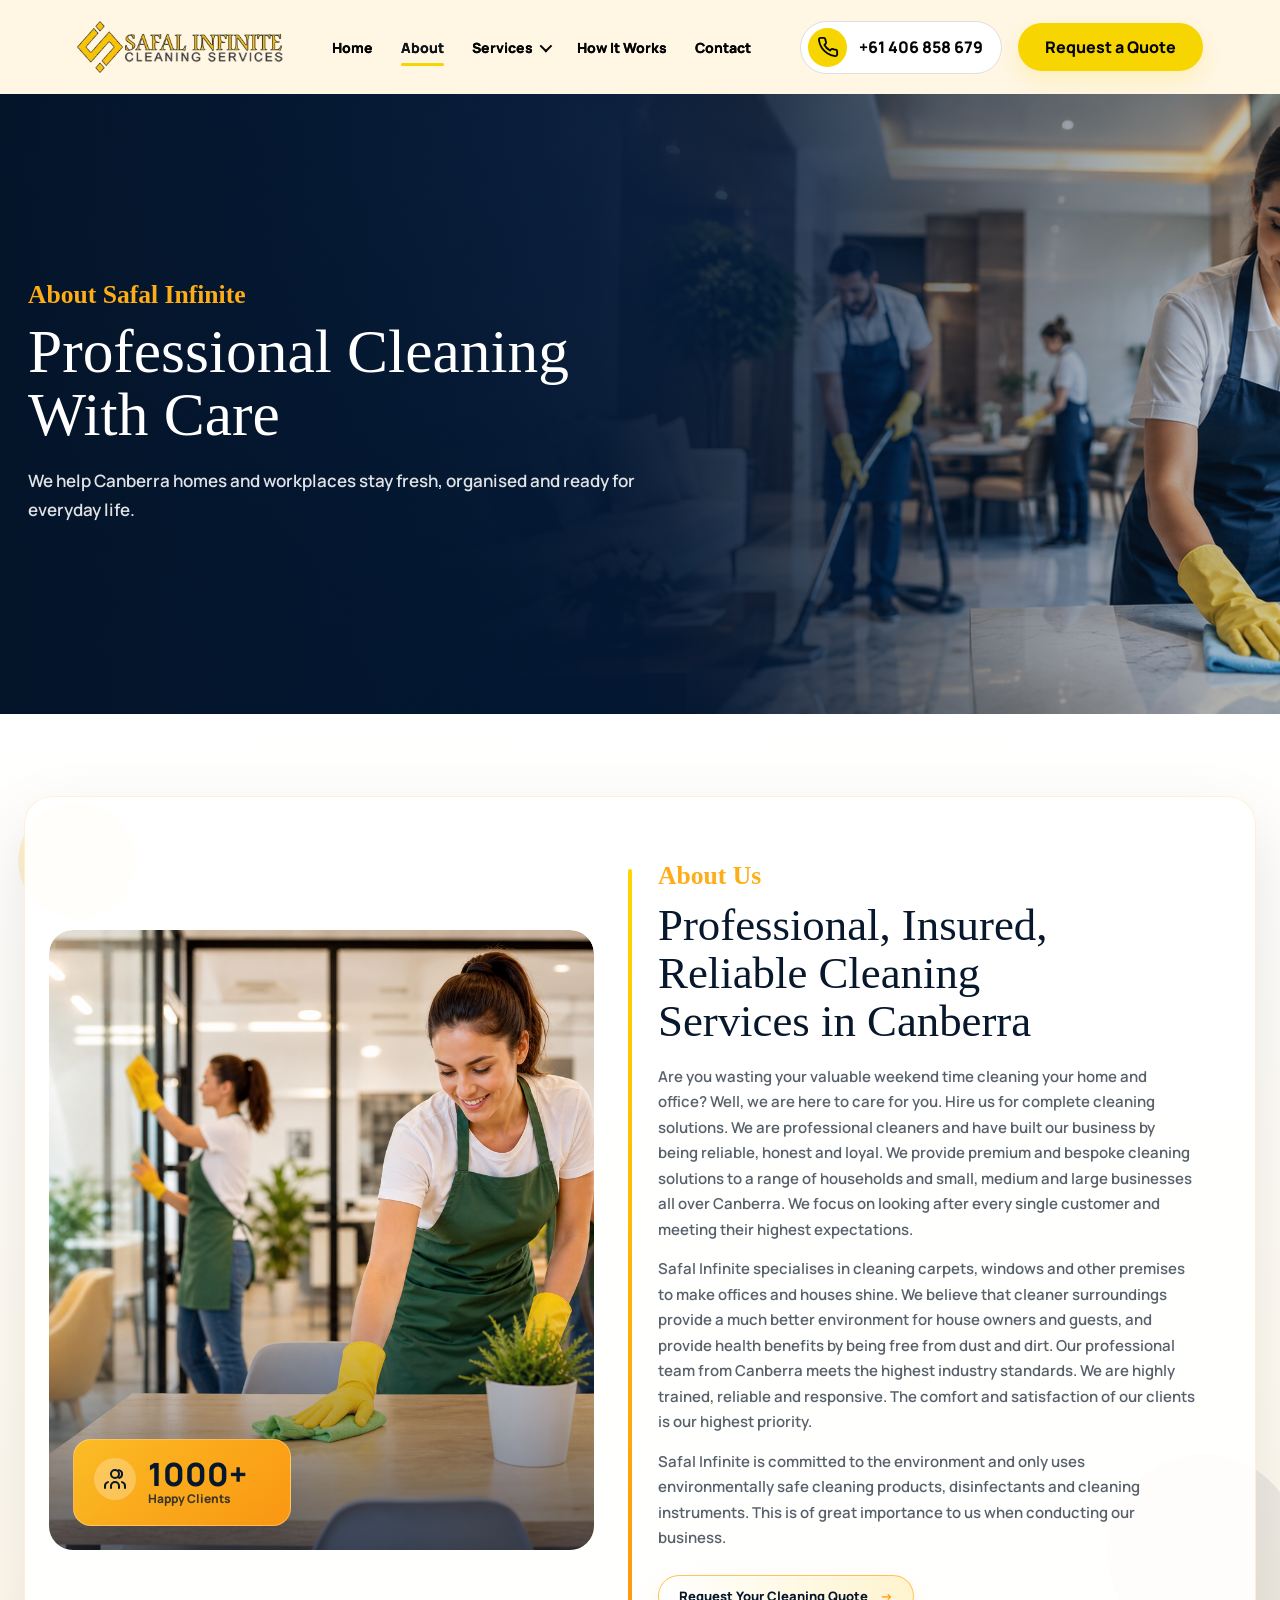
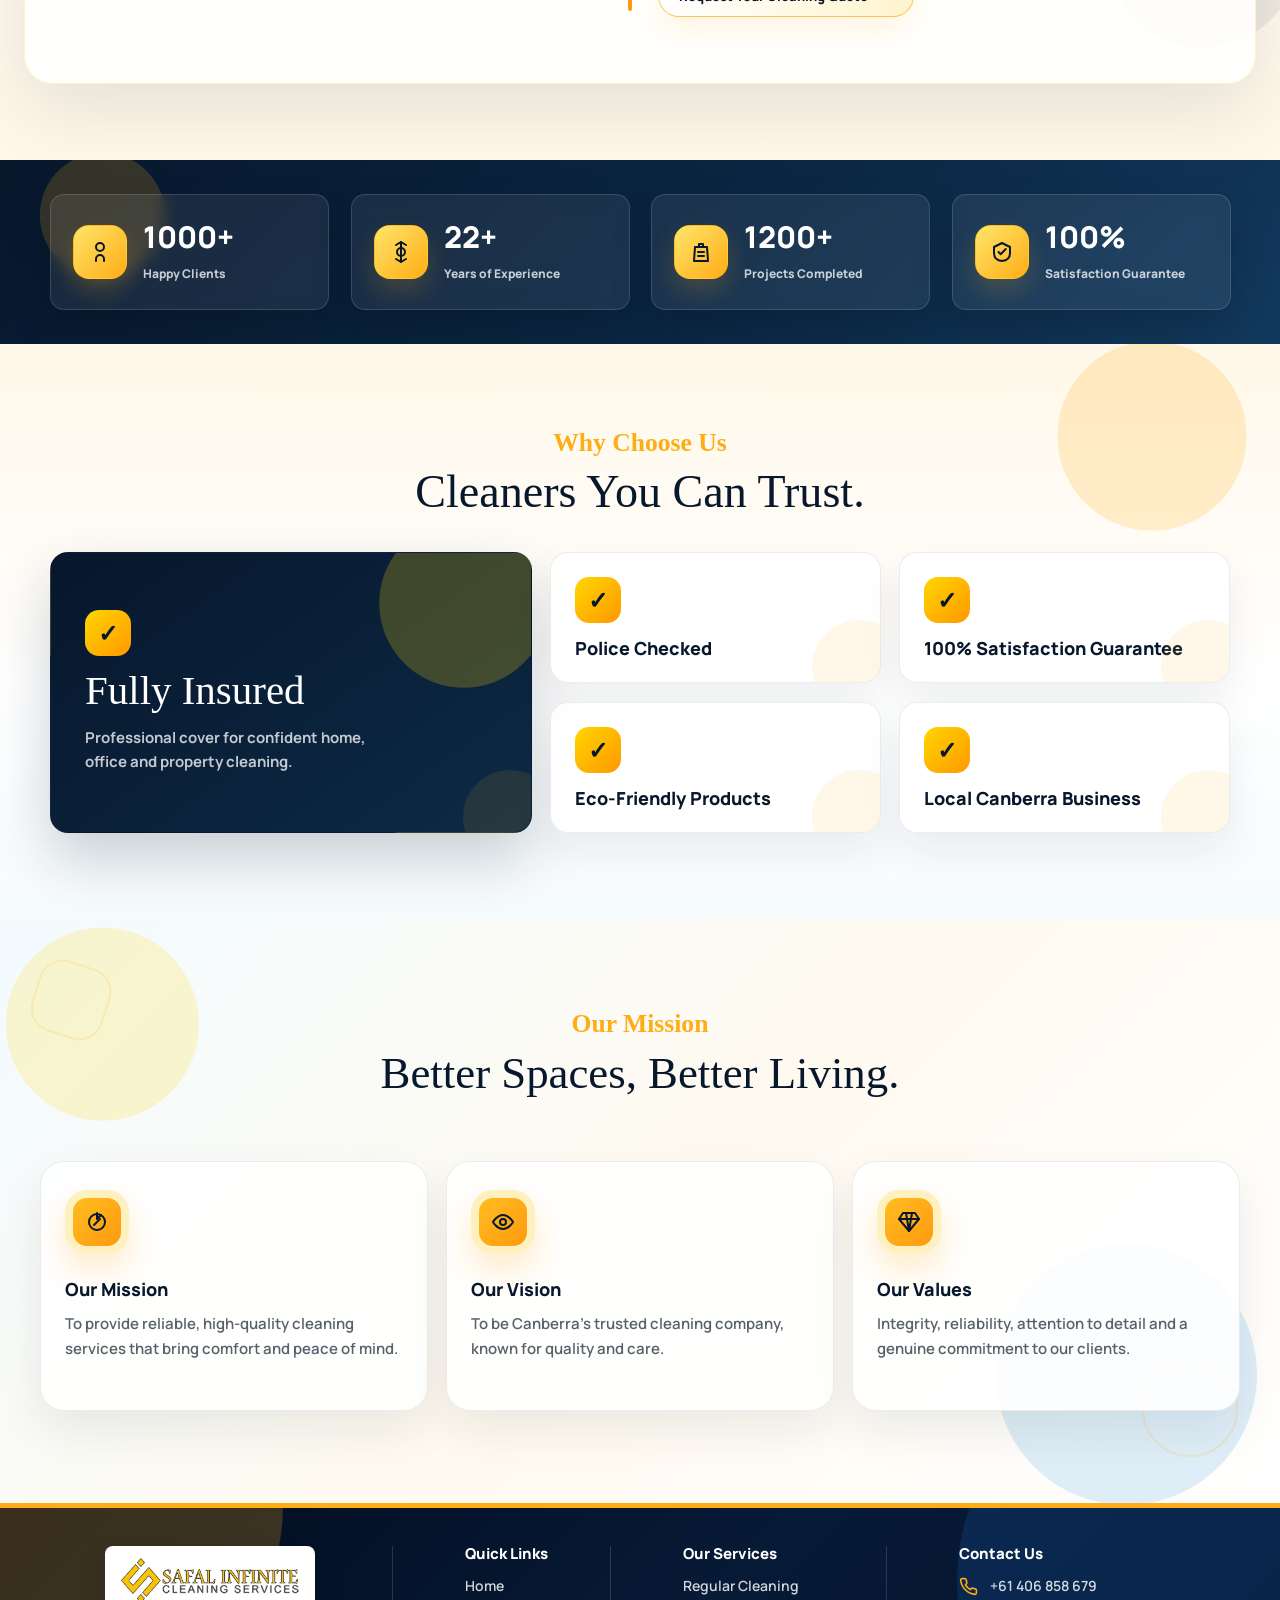
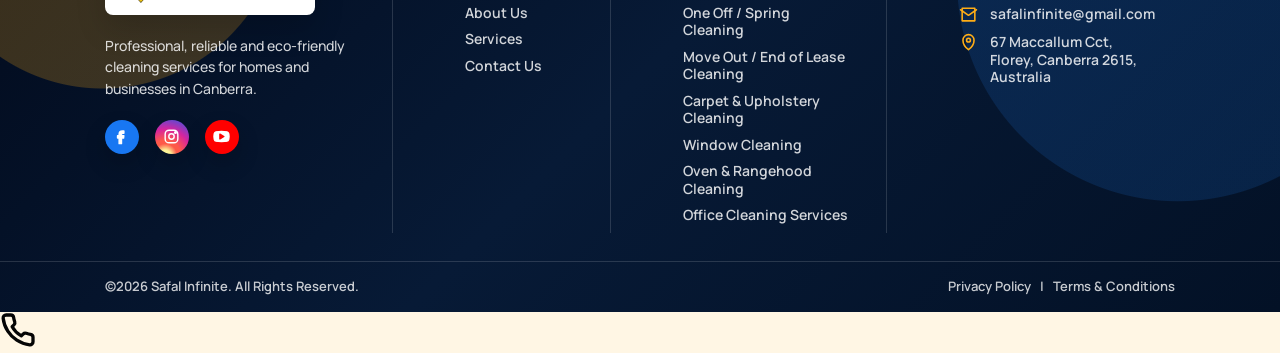
<file: pages/about.html>
<!doctype html>
<html lang="en">
  <head>
    <meta charset="UTF-8" />
    <meta name="viewport" content="width=device-width, initial-scale=1.0" />
    <title>About Us | Safal Infinite</title>
    <link rel="preconnect" href="https://fonts.googleapis.com" />
    <link rel="preconnect" href="https://fonts.gstatic.com" crossorigin />
    <link href="https://fonts.googleapis.com/css2?family=Manrope:wght@400;500;600;700&display=swap" rel="stylesheet" />
    <link rel="stylesheet" href="../styles.css" />
    <link rel="stylesheet" href="css/service.css" />
  </head>
  <body>
    <header class="site-header">
      <a href="../index.html" class="brand" aria-label="Safal Infinite home">
        <img src="../assets/logo.png" alt="Safal Infinite" />
      </a>

      <nav class="main-nav" aria-label="Primary navigation">
        <a href="../index.html">Home</a>
        <a href="about.html" class="active">About</a>
        <div class="nav-dropdown">
          <a href="service.html" class="nav-dropdown-trigger">Services</a>
          <div class="dropdown-menu" aria-label="Service menu">
            <a href="regular-cleaning.html">Regular Cleaning</a>
            <a href="spring-cleaning.html">One Off / Spring Cleaning</a>
            <a href="move-out-cleaning.html">Move Out / End of Lease Cleaning</a>
            <a href="carpet-upholstery-cleaning.html">Carpet &amp; Upholstery Cleaning</a>
            <a href="window-cleaning.html">Window Cleaning</a>
            <a href="oven-rangehood-cleaning.html">Oven &amp; Rangehood Cleaning</a>
            <a href="office-cleaning.html">Office Cleaning Services</a>
          </div>
        </div>
        <a href="how-it-work.html">How It Works</a>
        <a href="contact.html">Contact</a>
      </nav>

      <div class="header-actions">
        <a class="phone-pill" href="tel:+61406858679" aria-label="Call +61 406 858 679">
          <span class="phone-icon" aria-hidden="true">
            <svg viewBox="0 0 24 24">
              <path d="M22 16.9v3a2 2 0 0 1-2.2 2 19.8 19.8 0 0 1-8.6-3.1 19.4 19.4 0 0 1-6-6A19.8 19.8 0 0 1 2.1 4.2 2 2 0 0 1 4.1 2h3a2 2 0 0 1 2 1.7c.1 1 .4 1.9.7 2.8a2 2 0 0 1-.5 2.1L8.1 9.8a16 16 0 0 0 6.1 6.1l1.2-1.2a2 2 0 0 1 2.1-.5c.9.3 1.8.6 2.8.7a2 2 0 0 1 1.7 2Z" />
            </svg>
          </span>
          +61 406 858 679
        </a>
        <a class="quote-button" href="contact.html">Request a Quote</a>
      </div>
    </header>
    <main>
      <section class="inner-page-hero" style="--hero-image: url('../../assets/aboutbanera.png')">
        <div>
          <p class="service-kicker">About Safal Infinite</p>
          <h1>Professional Cleaning<br />With Care</h1>
          <p>We help Canberra homes and workplaces stay fresh, organised and ready for everyday life.</p>
        </div>
      </section>
      <section class="about-story-section">
        <div class="about-story-wrap">
          <div class="about-story-media">
            <img src="../assets/contact-cleaning-team.png" alt="Safal Infinite cleaning team" />
            <div class="about-trust-card">
              <span aria-hidden="true">
                <svg viewBox="0 0 24 24">
                  <path d="M16 21v-2a4 4 0 0 0-8 0v2" />
                  <circle cx="12" cy="7" r="4" />
                  <path d="M22 21v-2a4 4 0 0 0-3-3.9" />
                  <path d="M16 3.1a4 4 0 0 1 0 7.8" />
                  <path d="M2 21v-2a4 4 0 0 1 3-3.9" />
                </svg>
              </span>
              <strong>1000+</strong>
              <small>Happy Clients</small>
            </div>
          </div>

          <div class="about-story-copy">
            <p class="service-kicker">About Us</p>
            <h2><span>Professional, Insured,</span><span>Reliable Cleaning Services in Canberra</span></h2>
            <p>
              Are you wasting your valuable weekend time cleaning your home and
              office? Well, we are here to care for you. Hire us for complete
              cleaning solutions. We are professional cleaners and have built
              our business by being reliable, honest and loyal. We provide
              premium and bespoke cleaning solutions to a range of households
              and small, medium and large businesses all over Canberra. We focus
              on looking after every single customer and meeting their highest
              expectations.
            </p>
            <p>
              Safal Infinite specialises in cleaning carpets, windows and other
              premises to make offices and houses shine. We believe that cleaner
              surroundings provide a much better environment for house owners
              and guests, and provide health benefits by being free from dust
              and dirt. Our professional team from Canberra meets the highest
              industry standards. We are highly trained, reliable and
              responsive. The comfort and satisfaction of our clients is our
              highest priority.
            </p>
            <p>
              Safal Infinite is committed to the environment and only uses
              environmentally safe cleaning products, disinfectants and cleaning
              instruments. This is of great importance to us when conducting our
              business.
            </p>
            <a class="about-small-link" href="contact.html">Request Your Cleaning Quote <span>-></span></a>
          </div>
        </div>
      </section>

      <section class="about-stats-strip" aria-label="Safal Infinite stats">
        <article>
          <span aria-hidden="true"><svg viewBox="0 0 24 24"><path d="M16 21v-2a4 4 0 0 0-8 0v2" /><circle cx="12" cy="7" r="4" /></svg></span>
          <strong>1000+</strong>
          <p>Happy Clients</p>
        </article>
        <article>
          <span aria-hidden="true"><svg viewBox="0 0 24 24"><path d="M12 2v20" /><path d="m17 5-5-3-5 3" /><path d="m17 19-5 3-5-3" /><circle cx="12" cy="12" r="4" /></svg></span>
          <strong>22+</strong>
          <p>Years of Experience</p>
        </article>
        <article>
          <span aria-hidden="true"><svg viewBox="0 0 24 24"><path d="M8 7h8" /><path d="M10 7V4h4v3" /><path d="M6 7h12l1 14H5L6 7Z" /><path d="M9 12h6M9 16h6" /></svg></span>
          <strong>1200+</strong>
          <p>Projects Completed</p>
        </article>
        <article>
          <span aria-hidden="true"><svg viewBox="0 0 24 24"><path d="M12 3 20 7v6c0 5-3.4 7.6-8 8-4.6-.4-8-3-8-8V7l8-4Z" /><path d="m8.5 12 2.2 2.2L15.8 9" /></svg></span>
          <strong>100%</strong>
          <p>Satisfaction Guarantee</p>
        </article>
      </section>

      <section class="about-assurance-section" aria-label="Why choose Safal Infinite">
        <div class="about-assurance-head">
          <p class="service-kicker">Why Choose Us</p>
          <h2>Cleaners You Can Trust.</h2>
        </div>
        <div class="about-assurance-grid">
          <article class="assurance-feature">
            <span aria-hidden="true">✓</span>
            <strong>Fully Insured</strong>
            <p>Professional cover for confident home, office and property cleaning.</p>
          </article>
          <article><span aria-hidden="true">✓</span><strong>Police Checked</strong></article>
          <article><span aria-hidden="true">✓</span><strong>100% Satisfaction Guarantee</strong></article>
          <article><span aria-hidden="true">✓</span><strong>Eco-Friendly Products</strong></article>
          <article><span aria-hidden="true">✓</span><strong>Local Canberra Business</strong></article>
        </div>
      </section>

      <section class="about-mission-section">
        <div class="about-mission-head">
          <p class="service-kicker">Our Mission</p>
          <h2>Better Spaces, Better Living.</h2>
        </div>
        <div class="about-values-grid about-mission-grid">
          <article>
            <span aria-hidden="true"><svg viewBox="0 0 24 24"><path d="M12 3v6l4-4" /><circle cx="12" cy="12" r="8" /><path d="m9 15 6-6" /></svg></span>
            <h3>Our Mission</h3>
            <p>To provide reliable, high-quality cleaning services that bring comfort and peace of mind.</p>
          </article>
          <article>
            <span aria-hidden="true"><svg viewBox="0 0 24 24"><path d="M2 12s4-7 10-7 10 7 10 7-4 7-10 7S2 12 2 12Z" /><circle cx="12" cy="12" r="3" /></svg></span>
            <h3>Our Vision</h3>
            <p>To be Canberra's trusted cleaning company, known for quality and care.</p>
          </article>
          <article>
            <span aria-hidden="true"><svg viewBox="0 0 24 24"><path d="M6 3h12l4 6-10 12L2 9l4-6Z" /><path d="M2 9h20" /><path d="m9 3 3 18 3-18" /></svg></span>
            <h3>Our Values</h3>
            <p>Integrity, reliability, attention to detail and a genuine commitment to our clients.</p>
          </article>
        </div>
      </section>
    </main>
    <footer class="site-footer">
      <div class="footer-main">
        <div class="footer-brand">
          <img src="../assets/logo.png" alt="Safal Infinite" />
          <p>
            Professional, reliable and eco-friendly cleaning services for homes
            and businesses in Canberra.
          </p>
          <div class="footer-social" aria-label="Social links">
            <a href="#" class="facebook" aria-label="Facebook">
              <svg viewBox="0 0 24 24" aria-hidden="true">
                <path d="M15 8h-2c-.6 0-1 .4-1 1v2h3l-.4 3H12v7H9v-7H7v-3h2V9c0-2.2 1.3-4 4-4h2v3Z" />
              </svg>
            </a>
            <a href="#" class="instagram" aria-label="Instagram">
              <svg viewBox="0 0 24 24" aria-hidden="true">
                <rect x="4" y="4" width="16" height="16" rx="5" />
                <circle cx="12" cy="12" r="3.4" />
                <circle cx="17" cy="7" r="1" />
              </svg>
            </a>
            <a href="#" class="youtube" aria-label="YouTube">
              <svg viewBox="0 0 24 24" aria-hidden="true">
                <path d="M21 8.2a3 3 0 0 0-2.1-2.1C17 5.6 12 5.6 12 5.6s-5 0-6.9.5A3 3 0 0 0 3 8.2 31 31 0 0 0 2.5 12a31 31 0 0 0 .5 3.8 3 3 0 0 0 2.1 2.1c1.9.5 6.9.5 6.9.5s5 0 6.9-.5a3 3 0 0 0 2.1-2.1 31 31 0 0 0 .5-3.8 31 31 0 0 0-.5-3.8Z" />
                <path d="m10 15 5-3-5-3v6Z" />
              </svg>
            </a>
          </div>
        </div>

        <nav class="footer-column" aria-label="Footer quick links">
          <h2>Quick Links</h2>
          <a href="../index.html">Home</a>
          <a href="about.html">About Us</a>
          <a href="service.html">Services</a>
          <a href="contact.html">Contact Us</a>
        </nav>

        <nav class="footer-column" aria-label="Footer services">
          <h2>Our Services</h2>
          <a href="regular-cleaning.html">Regular Cleaning</a>
          <a href="spring-cleaning.html">One Off / Spring Cleaning</a>
          <a href="move-out-cleaning.html">Move Out / End of Lease Cleaning</a>
          <a href="carpet-upholstery-cleaning.html">Carpet &amp; Upholstery Cleaning</a>
          <a href="window-cleaning.html">Window Cleaning</a>
          <a href="oven-rangehood-cleaning.html">Oven &amp; Rangehood Cleaning</a>
          <a href="office-cleaning.html">Office Cleaning Services</a>
        </nav>

        <div class="footer-column footer-contact">
          <h2>Contact Us</h2>
          <a href="tel:+61406858679">
            <svg viewBox="0 0 24 24" aria-hidden="true">
              <path d="M22 16.9v3a2 2 0 0 1-2.2 2 19.8 19.8 0 0 1-8.6-3.1 19.4 19.4 0 0 1-6-6A19.8 19.8 0 0 1 2.1 4.2 2 2 0 0 1 4.1 2h3a2 2 0 0 1 2 1.7c.1 1 .4 1.9.7 2.8a2 2 0 0 1-.5 2.1L8.1 9.8a16 16 0 0 0 6.1 6.1l1.2-1.2a2 2 0 0 1 2.1-.5c.9.3 1.8.6 2.8.7a2 2 0 0 1 1.7 2Z" />
            </svg>
            +61 406 858 679
          </a>
          <a href="mailto:safalinfinite@gmail.com">
            <svg viewBox="0 0 24 24" aria-hidden="true">
              <path d="M4 4h16v16H4z" />
              <path d="m22 6-10 7L2 6" />
            </svg>
            safalinfinite@gmail.com
          </a>
          <p>
            <svg viewBox="0 0 24 24" aria-hidden="true">
              <path d="M12 21s7-5.3 7-12a7 7 0 0 0-14 0c0 6.7 7 12 7 12Z" />
              <circle cx="12" cy="9" r="2.4" />
            </svg>
            67 Maccallum Cct,<br />Florey, Canberra 2615,<br />Australia
          </p>
        </div>
      </div>

      <div class="footer-bottom">
        <p>&copy;2026 Safal Infinite. All Rights Reserved.</p>
        <div>
          <a href="#">Privacy Policy</a>
          <span>|</span>
          <a href="#">Terms &amp; Conditions</a>
        </div>
      </div>
    </footer>
    <script>
      const revealItems = [
        [".inner-page-hero > div", "reveal-bottom"],
        [".about-story-media", "reveal-left"],
        [".about-story-copy", "reveal-right"],
        [".about-story-points article", "reveal-bottom"],
        [".about-stats-strip article", "reveal-top"],
        [".about-assurance-head", "reveal-bottom"],
        [".about-assurance-grid article", "reveal-bottom"],
        [".about-team-head", "reveal-bottom"],
        [".about-mission-copy", "reveal-left"],
        [".about-values-grid article", "reveal-right"],
      ];

      revealItems.forEach(([selector, direction]) => {
        document.querySelectorAll(selector).forEach((element, index) => {
          element.classList.add("reveal-on-scroll", direction);
          element.style.setProperty("--reveal-duration", "1.55s");
          element.style.setProperty("--reveal-delay", `${Math.min(index * 90, 420)}ms`);
        });
      });

      if (!("IntersectionObserver" in window)) {
        document.querySelectorAll(".reveal-on-scroll").forEach((element) => {
          element.classList.add("is-visible");
        });
      } else {
        const revealObserver = new IntersectionObserver(
          (entries) => {
            entries.forEach((entry) => {
              if (!entry.isIntersecting) return;

              entry.target.classList.add("is-visible");
              revealObserver.unobserve(entry.target);
            });
          },
          {
            threshold: 0.16,
            rootMargin: "0px 0px -70px 0px",
          }
        );

        document.querySelectorAll(".reveal-on-scroll").forEach((element) => {
          revealObserver.observe(element);
        });
      }
    </script>
    <script src="../quote-popup.js"></script>
  </body>
</html>
</file>
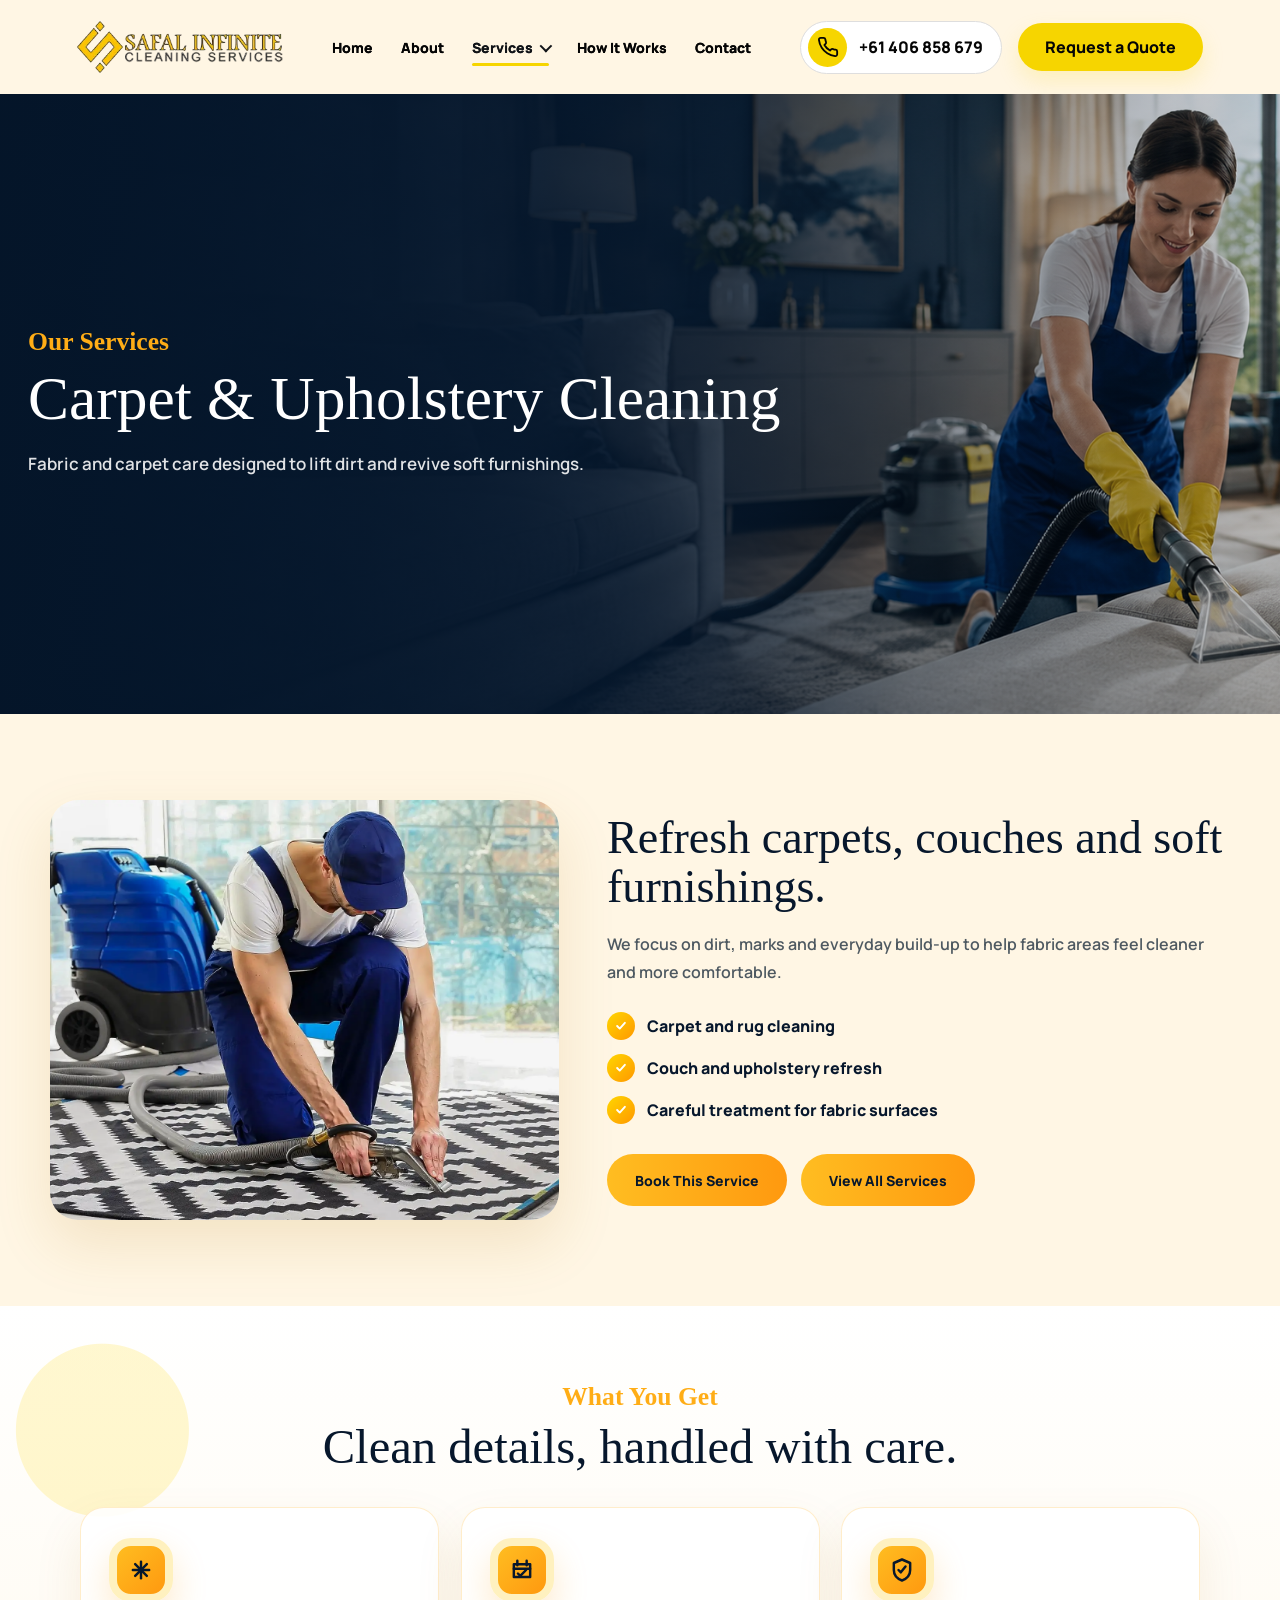
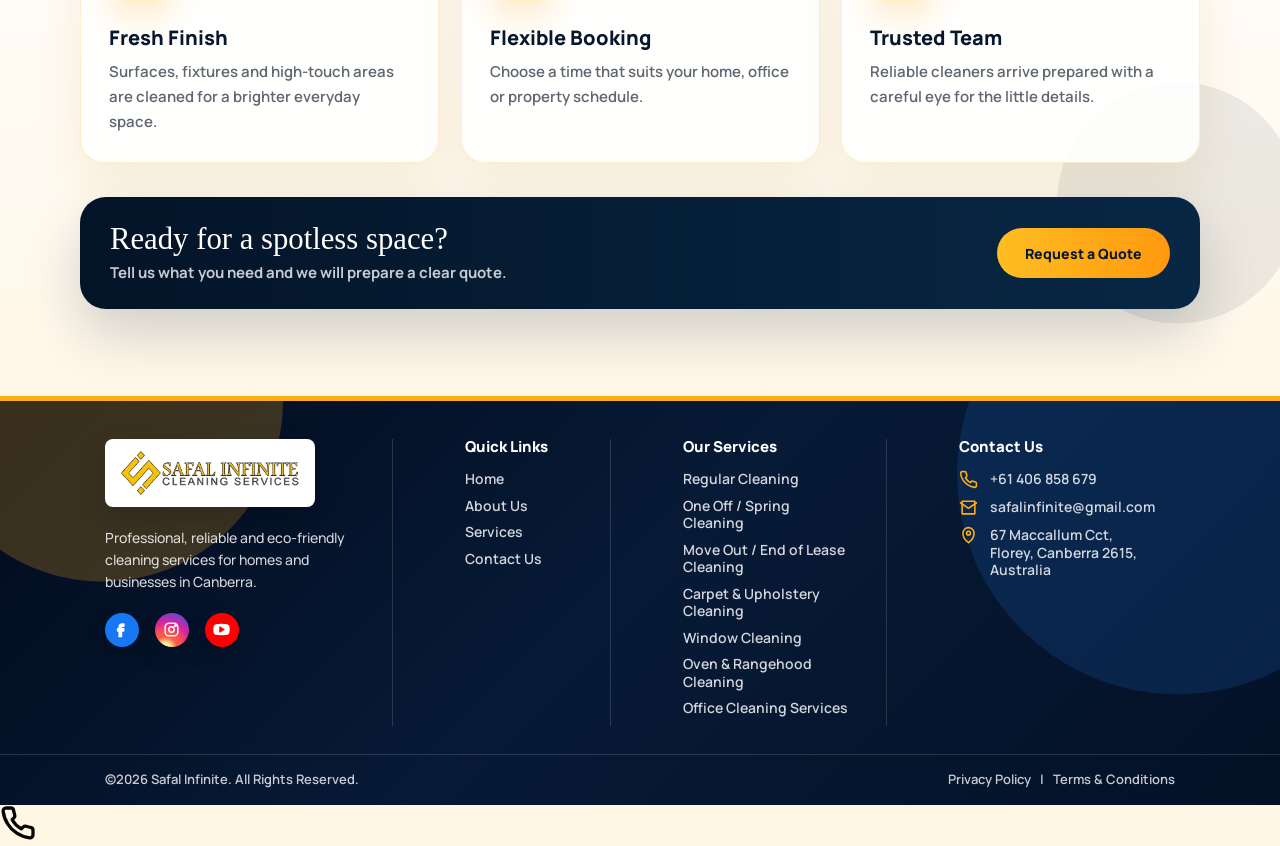
<file: pages/carpet-upholstery-cleaning.html>
<!doctype html><html lang="en"><head><meta charset="UTF-8" /><meta name="viewport" content="width=device-width, initial-scale=1.0" /><title>Carpet & Upholstery Cleaning | Safal Infinite</title><link rel="preconnect" href="https://fonts.googleapis.com" /><link rel="preconnect" href="https://fonts.gstatic.com" crossorigin /><link href="https://fonts.googleapis.com/css2?family=Manrope:wght@400;500;600;700&display=swap" rel="stylesheet" /><link rel="stylesheet" href="../styles.css" /><link rel="stylesheet" href="css/service.css" /></head><body><header class="site-header">
      <a href="../index.html" class="brand" aria-label="Safal Infinite home">
        <img src="../assets/logo.png" alt="Safal Infinite" />
      </a>

      <nav class="main-nav" aria-label="Primary navigation">
        <a href="../index.html">Home</a>
        <a href="about.html">About</a>
        <div class="nav-dropdown">
          <a href="service.html" class="nav-dropdown-trigger active">Services</a>
          <div class="dropdown-menu" aria-label="Service menu">
            <a href="regular-cleaning.html">Regular Cleaning</a>
            <a href="spring-cleaning.html">One Off / Spring Cleaning</a>
            <a href="move-out-cleaning.html">Move Out / End of Lease Cleaning</a>
            <a href="carpet-upholstery-cleaning.html">Carpet &amp; Upholstery Cleaning</a>
            <a href="window-cleaning.html">Window Cleaning</a>
            <a href="oven-rangehood-cleaning.html">Oven &amp; Rangehood Cleaning</a>
            <a href="office-cleaning.html">Office Cleaning Services</a>
          </div>
        </div>
        <a href="how-it-work.html">How It Works</a>
        <a href="contact.html">Contact</a>
      </nav>

      <div class="header-actions">
        <a class="phone-pill" href="tel:+61406858679" aria-label="Call +61 406 858 679">
          <span class="phone-icon" aria-hidden="true">
            <svg viewBox="0 0 24 24">
              <path d="M22 16.9v3a2 2 0 0 1-2.2 2 19.8 19.8 0 0 1-8.6-3.1 19.4 19.4 0 0 1-6-6A19.8 19.8 0 0 1 2.1 4.2 2 2 0 0 1 4.1 2h3a2 2 0 0 1 2 1.7c.1 1 .4 1.9.7 2.8a2 2 0 0 1-.5 2.1L8.1 9.8a16 16 0 0 0 6.1 6.1l1.2-1.2a2 2 0 0 1 2.1-.5c.9.3 1.8.6 2.8.7a2 2 0 0 1 1.7 2Z" />
            </svg>
          </span>
          +61 406 858 679
        </a>
        <a class="quote-button" href="contact.html">Request a Quote</a>
      </div>
    </header><main><section class="inner-page-hero" style="--hero-image: url('../../assets/service/Carpet%20%26%20Upholstery%20Cleaning.png')"><div><p class="service-kicker">Our Services</p><h1>Carpet &amp; Upholstery Cleaning</h1><p>Fabric and carpet care designed to lift dirt and revive soft furnishings.</p></div></section><section class="service-detail-section"><img src="../assets/carpet.png" alt="Carpet and upholstery cleaning" /><div class="service-detail-copy"><h2>Refresh carpets, couches and soft furnishings.</h2><p>We focus on dirt, marks and everyday build-up to help fabric areas feel cleaner and more comfortable.</p><ul class="feature-list"><li>Carpet and rug cleaning</li><li>Couch and upholstery refresh</li><li>Careful treatment for fabric surfaces</li></ul><div class="detail-actions"><a href="contact.html">Book This Service</a><a href="service.html">View All Services</a></div></div></section><section class="service-detail-extras"><div class="service-extra-head"><p class="service-kicker">What You Get</p><h2>Clean details, handled with care.</h2></div><div class="service-extra-grid"><article><span aria-hidden="true"><svg viewBox="0 0 24 24"><path d="M5 12h14" /><path d="M12 5v14" /><path d="m7 7 10 10" /><path d="m17 7-10 10" /></svg></span><h3>Fresh Finish</h3><p>Surfaces, fixtures and high-touch areas are cleaned for a brighter everyday space.</p></article><article><span aria-hidden="true"><svg viewBox="0 0 24 24"><path d="M5 7h14v11H5z" /><path d="M8 4v4M16 4v4M5 11h14" /><path d="m8.5 15 2 2 5-5" /></svg></span><h3>Flexible Booking</h3><p>Choose a time that suits your home, office or property schedule.</p></article><article><span aria-hidden="true"><svg viewBox="0 0 24 24"><path d="M12 3 5 6v6c0 4.5 3 7.5 7 9 4-1.5 7-4.5 7-9V6l-7-3Z" /><path d="m9 12 2 2 4-5" /></svg></span><h3>Trusted Team</h3><p>Reliable cleaners arrive prepared with a careful eye for the little details.</p></article></div><div class="service-mini-cta"><div><strong>Ready for a spotless space?</strong><p>Tell us what you need and we will prepare a clear quote.</p></div><a href="contact.html">Request a Quote</a></div></section></main><footer class="site-footer">
      <div class="footer-main">
        <div class="footer-brand">
          <img src="../assets/logo.png" alt="Safal Infinite" />
          <p>
            Professional, reliable and eco-friendly cleaning services for homes
            and businesses in Canberra.
          </p>
          <div class="footer-social" aria-label="Social links">
            <a href="#" class="facebook" aria-label="Facebook">
              <svg viewBox="0 0 24 24" aria-hidden="true">
                <path d="M15 8h-2c-.6 0-1 .4-1 1v2h3l-.4 3H12v7H9v-7H7v-3h2V9c0-2.2 1.3-4 4-4h2v3Z" />
              </svg>
            </a>
            <a href="#" class="instagram" aria-label="Instagram">
              <svg viewBox="0 0 24 24" aria-hidden="true">
                <rect x="4" y="4" width="16" height="16" rx="5" />
                <circle cx="12" cy="12" r="3.4" />
                <circle cx="17" cy="7" r="1" />
              </svg>
            </a>
            <a href="#" class="youtube" aria-label="YouTube">
              <svg viewBox="0 0 24 24" aria-hidden="true">
                <path d="M21 8.2a3 3 0 0 0-2.1-2.1C17 5.6 12 5.6 12 5.6s-5 0-6.9.5A3 3 0 0 0 3 8.2 31 31 0 0 0 2.5 12a31 31 0 0 0 .5 3.8 3 3 0 0 0 2.1 2.1c1.9.5 6.9.5 6.9.5s5 0 6.9-.5a3 3 0 0 0 2.1-2.1 31 31 0 0 0 .5-3.8 31 31 0 0 0-.5-3.8Z" />
                <path d="m10 15 5-3-5-3v6Z" />
              </svg>
            </a>
          </div>
        </div>

        <nav class="footer-column" aria-label="Footer quick links">
          <h2>Quick Links</h2>
          <a href="../index.html">Home</a>
          <a href="about.html">About Us</a>
          <a href="service.html">Services</a>
          <a href="contact.html">Contact Us</a>
        </nav>

        <nav class="footer-column" aria-label="Footer services">
          <h2>Our Services</h2>
          <a href="regular-cleaning.html">Regular Cleaning</a>
          <a href="spring-cleaning.html">One Off / Spring Cleaning</a>
          <a href="move-out-cleaning.html">Move Out / End of Lease Cleaning</a>
          <a href="carpet-upholstery-cleaning.html">Carpet &amp; Upholstery Cleaning</a>
          <a href="window-cleaning.html">Window Cleaning</a>
          <a href="oven-rangehood-cleaning.html">Oven &amp; Rangehood Cleaning</a>
          <a href="office-cleaning.html">Office Cleaning Services</a>
        </nav>

        <div class="footer-column footer-contact">
          <h2>Contact Us</h2>
          <a href="tel:+61406858679">
            <svg viewBox="0 0 24 24" aria-hidden="true">
              <path d="M22 16.9v3a2 2 0 0 1-2.2 2 19.8 19.8 0 0 1-8.6-3.1 19.4 19.4 0 0 1-6-6A19.8 19.8 0 0 1 2.1 4.2 2 2 0 0 1 4.1 2h3a2 2 0 0 1 2 1.7c.1 1 .4 1.9.7 2.8a2 2 0 0 1-.5 2.1L8.1 9.8a16 16 0 0 0 6.1 6.1l1.2-1.2a2 2 0 0 1 2.1-.5c.9.3 1.8.6 2.8.7a2 2 0 0 1 1.7 2Z" />
            </svg>
            +61 406 858 679
          </a>
          <a href="mailto:safalinfinite@gmail.com">
            <svg viewBox="0 0 24 24" aria-hidden="true">
              <path d="M4 4h16v16H4z" />
              <path d="m22 6-10 7L2 6" />
            </svg>
            safalinfinite@gmail.com
          </a>
          <p>
            <svg viewBox="0 0 24 24" aria-hidden="true">
              <path d="M12 21s7-5.3 7-12a7 7 0 0 0-14 0c0 6.7 7 12 7 12Z" />
              <circle cx="12" cy="9" r="2.4" />
            </svg>
            67 Maccallum Cct,<br />Florey, Canberra 2615,<br />Australia
          </p>
        </div>
      </div>

      <div class="footer-bottom">
        <p>&copy;2026 Safal Infinite. All Rights Reserved.</p>
        <div>
          <a href="#">Privacy Policy</a>
          <span>|</span>
          <a href="#">Terms &amp; Conditions</a>
        </div>
      </div>
    </footer>
    <script src="../quote-popup.js"></script>
  </body></html>
</file>
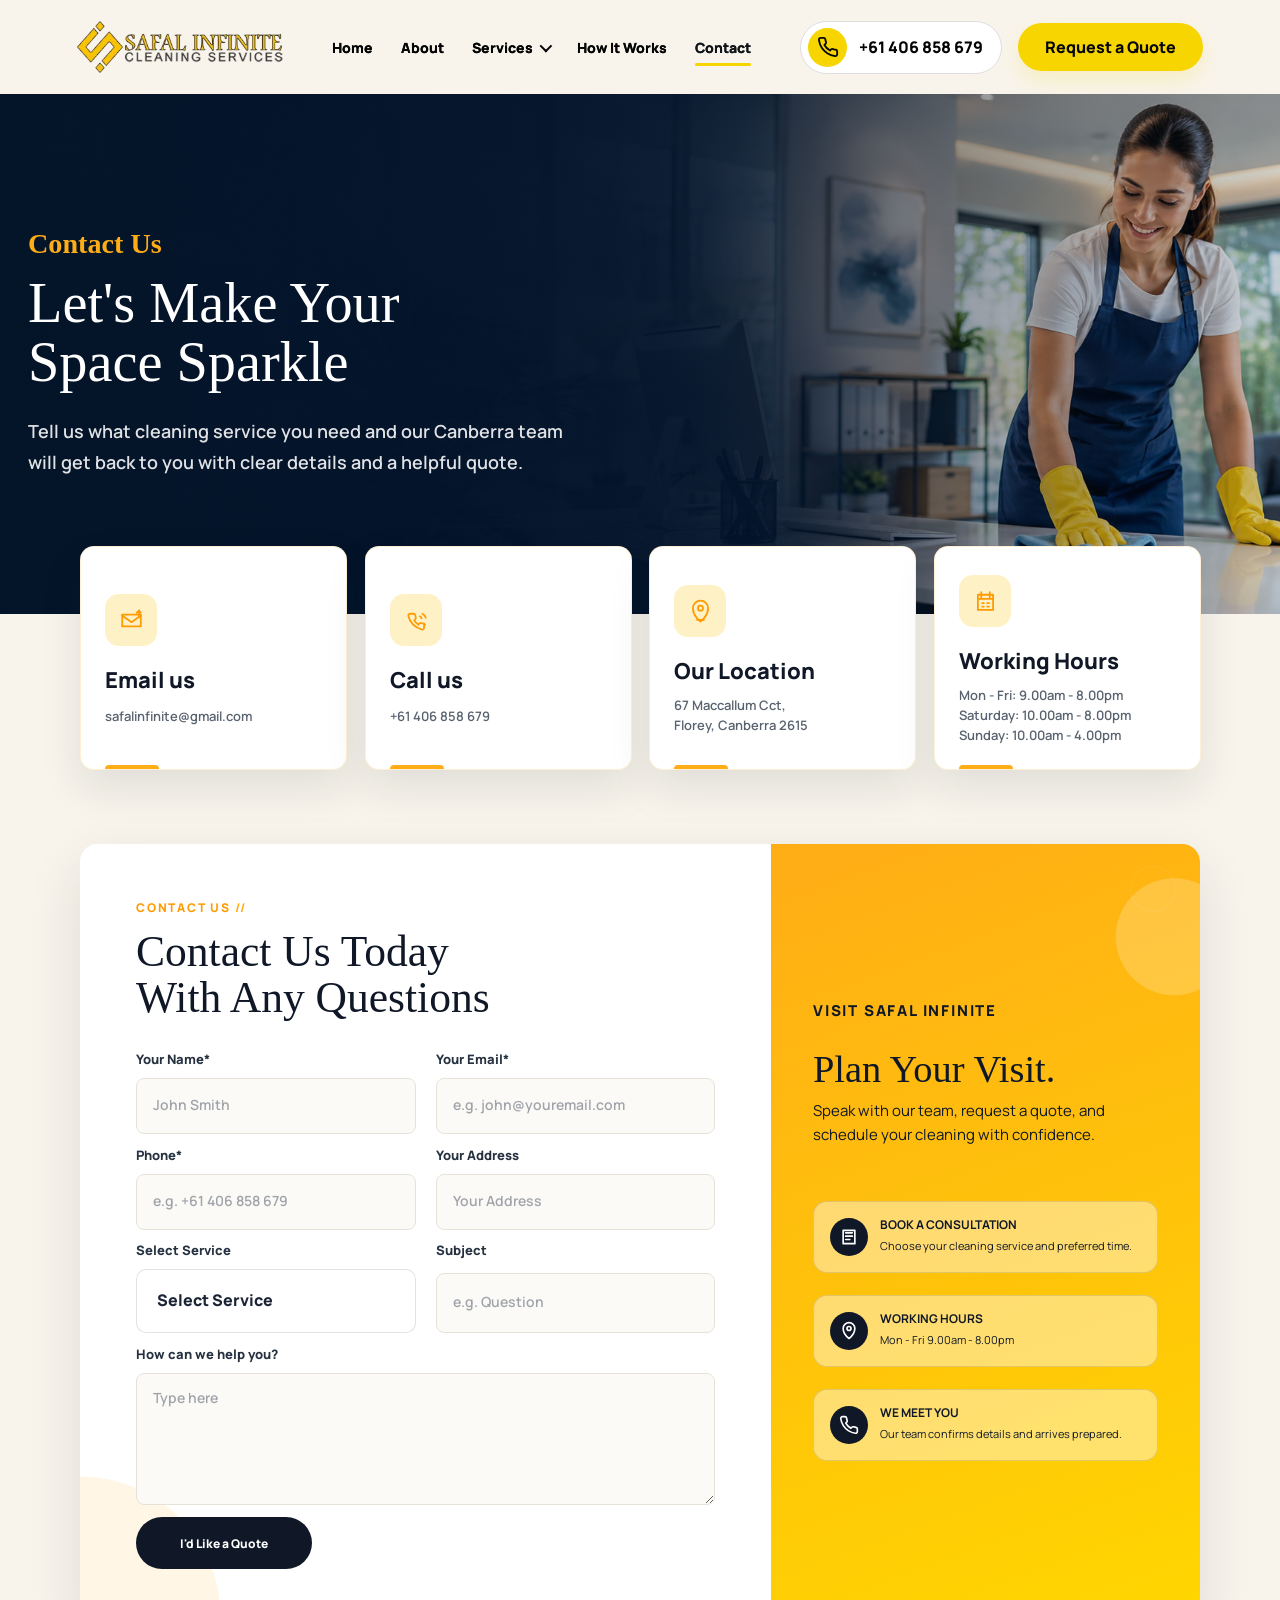
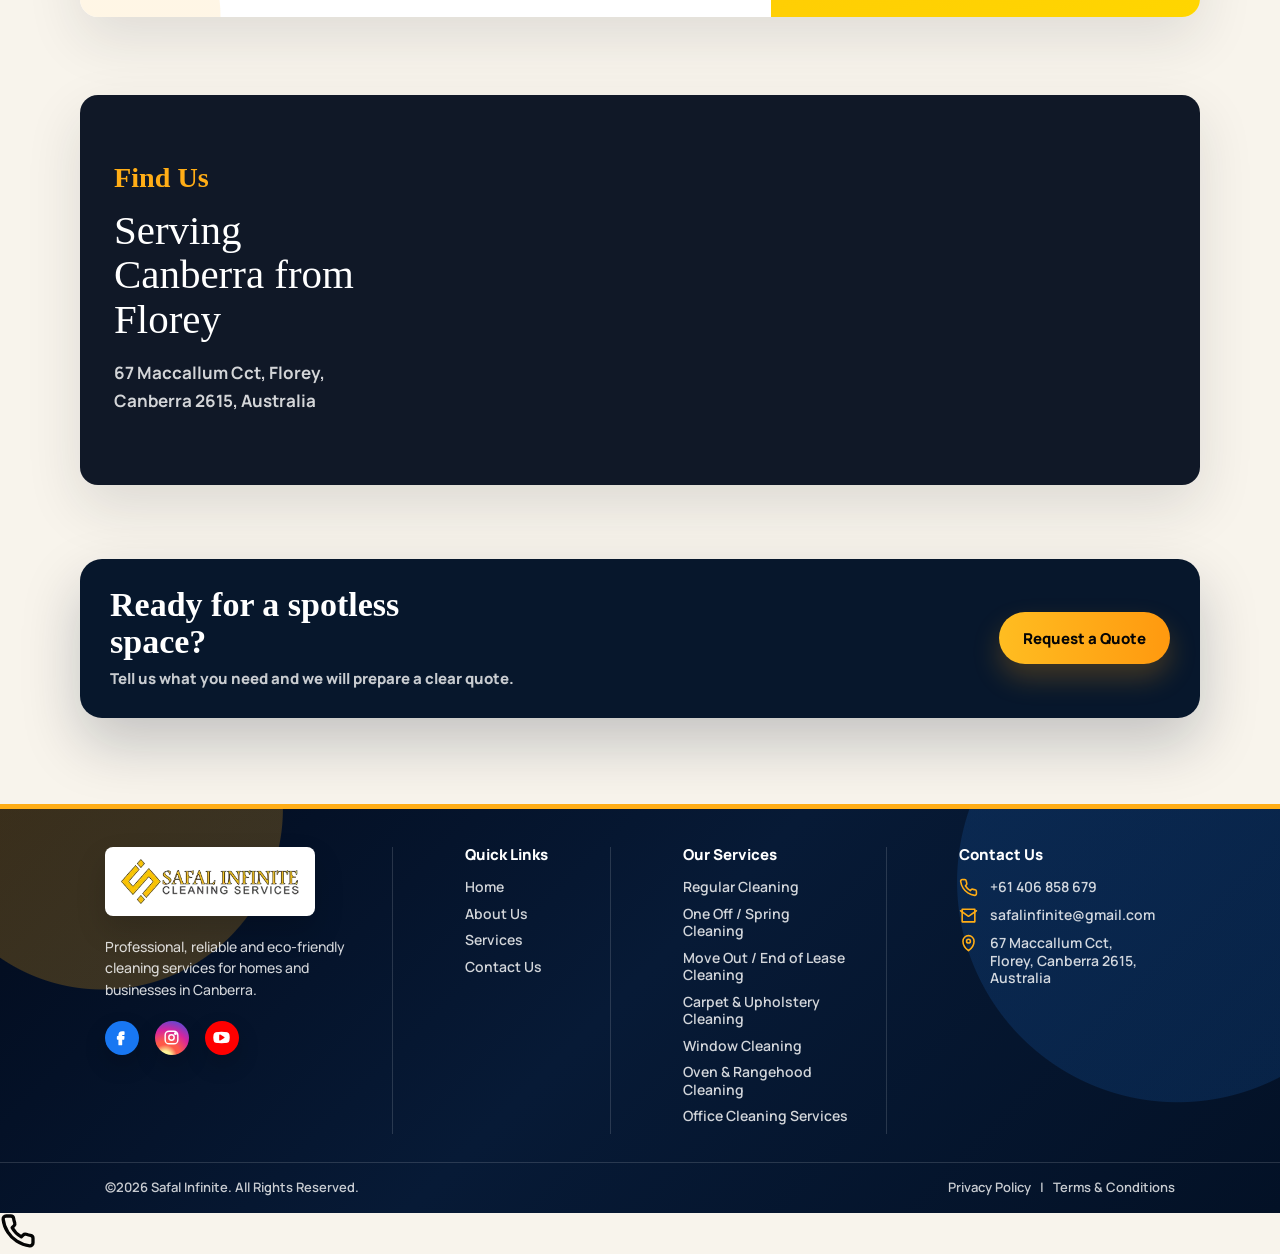
<file: pages/contact.html>
<!doctype html>
<html lang="en">
  <head>
    <meta charset="UTF-8" />
    <meta name="viewport" content="width=device-width, initial-scale=1.0" />
    <title>Contact Us | Safal Infinite</title>
    <link rel="preconnect" href="https://fonts.googleapis.com" />
    <link rel="preconnect" href="https://fonts.gstatic.com" crossorigin />
    <link
      href="https://fonts.googleapis.com/css2?family=Manrope:wght@400;500;600;700&display=swap"
      rel="stylesheet"
    />
    <link rel="stylesheet" href="../styles.css" />
    <link rel="stylesheet" href="css/contact.css" />
  </head>
  <body>
    <header class="site-header">
      <a href="../index.html" class="brand" aria-label="Safal Infinite home">
        <img src="../assets/logo.png" alt="Safal Infinite" />
      </a>

      <nav class="main-nav" aria-label="Primary navigation">
        <a href="../index.html">Home</a>
        <a href="about.html">About</a>
        <div class="nav-dropdown">
          <a href="service.html" class="nav-dropdown-trigger">Services</a>
          <div class="dropdown-menu" aria-label="Service menu">
            <a href="regular-cleaning.html">Regular Cleaning</a>
            <a href="spring-cleaning.html">One Off / Spring Cleaning</a>
            <a href="move-out-cleaning.html">Move Out / End of Lease Cleaning</a>
            <a href="carpet-upholstery-cleaning.html">Carpet &amp; Upholstery Cleaning</a>
            <a href="window-cleaning.html">Window Cleaning</a>
            <a href="oven-rangehood-cleaning.html">Oven &amp; Rangehood Cleaning</a>
            <a href="office-cleaning.html">Office Cleaning Services</a>
          </div>
        </div>
        <a href="how-it-work.html">How It Works</a>
        <a href="contact.html" class="active">Contact</a>
      </nav>

      <div class="header-actions">
        <a class="phone-pill" href="tel:+61406858679" aria-label="Call +61 406 858 679">
          <span class="phone-icon" aria-hidden="true">
            <svg viewBox="0 0 24 24">
              <path d="M22 16.9v3a2 2 0 0 1-2.2 2 19.8 19.8 0 0 1-8.6-3.1 19.4 19.4 0 0 1-6-6A19.8 19.8 0 0 1 2.1 4.2 2 2 0 0 1 4.1 2h3a2 2 0 0 1 2 1.7c.1 1 .4 1.9.7 2.8a2 2 0 0 1-.5 2.1L8.1 9.8a16 16 0 0 0 6.1 6.1l1.2-1.2a2 2 0 0 1 2.1-.5c.9.3 1.8.6 2.8.7a2 2 0 0 1 1.7 2Z" />
            </svg>
          </span>
          +61 406 858 679
        </a>
        <a class="quote-button" href="contact.html">Request a Quote</a>
      </div>
    </header>

    <main>
      <section class="contact-hero" aria-label="Contact Safal Infinite">
        <div class="contact-hero-content">
          <p class="contact-kicker">Contact Us</p>
          <h1>Let's Make Your<br />Space Sparkle</h1>
          <p>
            Tell us what cleaning service you need and our Canberra team will
            get back to you with clear details and a helpful quote.
          </p>
        </div>
      </section>

      <section class="contact-cards" aria-label="Contact details">
        <article>
          <span aria-hidden="true">
            <svg viewBox="0 0 32 32">
              <path d="M5 9h22v14H5z" />
              <path d="m5 10 11 8 11-8" />
              <path d="M22 7l3-3m0 0 2 3m-2-3v8" />
            </svg>
          </span>
          <h2>Email us</h2>
          <a href="mailto:safalinfinite@gmail.com">safalinfinite@gmail.com</a>
        </article>

        <article>
          <span aria-hidden="true">
            <svg viewBox="0 0 32 32">
              <path d="M25 20.5v4a2.2 2.2 0 0 1-2.4 2.2A21 21 0 0 1 6.3 10.4 2.2 2.2 0 0 1 8.5 8h4a2 2 0 0 1 2 1.6l.7 3a2 2 0 0 1-.5 1.9l-1.4 1.4a14 14 0 0 0 5 5l1.4-1.4a2 2 0 0 1 1.9-.5l3 .7a2 2 0 0 1 1.4 1.8Z" />
              <path d="M23 8c2 1 3.3 2.5 4 4.7M20 11c1 .5 1.7 1.3 2 2.4" />
            </svg>
          </span>
          <h2>Call us</h2>
          <a href="tel:+61406858679">+61 406 858 679</a>
        </article>

        <article>
          <span aria-hidden="true">
            <svg viewBox="0 0 32 32">
              <path d="M16 28s9-6.5 9-16A9 9 0 0 0 7 12c0 9.5 9 16 9 16Z" />
              <circle cx="16" cy="12" r="3" />
              <path d="M12 26h8" />
            </svg>
          </span>
          <h2>Our Location</h2>
          <p>67 Maccallum Cct,<br />Florey, Canberra 2615</p>
        </article>

        <article>
          <span aria-hidden="true">
            <svg viewBox="0 0 32 32">
              <path d="M7 8h18v18H7z" />
              <path d="M11 5v6M21 5v6M7 13h18" />
              <path d="M12 18h2m4 0h2m-8 4h2m4 0h2" />
            </svg>
          </span>
          <h2>Working Hours</h2>
          <p>Mon - Fri: 9.00am - 8.00pm<br />Saturday: 10.00am - 8.00pm<br />Sunday: 10.00am - 4.00pm</p>
        </article>
      </section>

      <section class="contact-page-section" id="contact-form" aria-label="Contact Us">
        <form class="contact-page-form">
          <p class="form-kicker">Contact Us</p>
          <h2><span>Contact Us Today</span><span>With Any Questions</span></h2>
          <div class="form-row">
            <label>
              <span>Your Name*</span>
              <input type="text" name="name" placeholder="John Smith" required />
            </label>
            <label>
              <span>Your Email*</span>
              <input type="email" name="email" placeholder="e.g. john@youremail.com" required />
            </label>
          </div>

          <div class="form-row">
            <label>
              <span>Phone*</span>
              <input type="tel" name="phone" placeholder="e.g. +61 406 858 679" pattern="^\+61[\d\s()\-]{6,}$" title="Please enter an Australian number starting with +61" required />
            </label>
            <label>
              <span>Your Address</span>
              <input type="text" name="address" placeholder="Your Address" />
            </label>
          </div>

          <div class="form-row">
            <label>
              <span>Select Service</span>
              <select name="service">
                <option value="">Select Service</option>
                <option>After Builders Cleaning Service</option>
                <option>One Off / Spring Cleaning Services</option>
                <option>Move Out / End of Lease Cleaning Services</option>
                <option>Carpet &amp; Upholstery Cleaning Services</option>
                <option>Window Cleaning Services</option>
                <option>Oven - Rangehood Cleaning Services</option>
                <option>Office Cleaning Services</option>
              </select>
            </label>
            <label>
              <span>Subject</span>
              <input type="text" name="subject" placeholder="e.g. Question" />
            </label>
          </div>

          <label>
            <span>How can we help you?</span>
            <textarea name="message" placeholder="Type here"></textarea>
          </label>

          <button type="submit">I'd Like a Quote</button>
        </form>

        <div class="visit-panel">
          <p class="visit-kicker">Visit Safal Infinite</p>
          <h2>Plan Your Visit.</h2>
          <p>Speak with our team, request a quote, and schedule your cleaning with confidence.</p>

          <div class="visit-list">
            <div>
              <span aria-hidden="true">
                <svg viewBox="0 0 24 24">
                  <path d="M8 7h8M8 11h8M8 15h5" />
                  <path d="M5 4h14v16H5z" />
                </svg>
              </span>
              <strong>Book a Consultation</strong>
              <small>Choose your cleaning service and preferred time.</small>
            </div>
            <div>
              <span aria-hidden="true">
                <svg viewBox="0 0 24 24">
                  <path d="M12 21s7-5.3 7-12a7 7 0 0 0-14 0c0 6.7 7 12 7 12Z" />
                  <circle cx="12" cy="9" r="2.4" />
                </svg>
              </span>
              <strong>Working Hours</strong>
              <small>Mon - Fri 9.00am - 8.00pm</small>
            </div>
            <div>
              <span aria-hidden="true">
                <svg viewBox="0 0 24 24">
                  <path d="M22 16.9v3a2 2 0 0 1-2.2 2 19.8 19.8 0 0 1-8.6-3.1 19.4 19.4 0 0 1-6-6A19.8 19.8 0 0 1 2.1 4.2 2 2 0 0 1 4.1 2h3a2 2 0 0 1 2 1.7c.1 1 .4 1.9.7 2.8a2 2 0 0 1-.5 2.1L8.1 9.8a16 16 0 0 0 6.1 6.1l1.2-1.2a2 2 0 0 1 2.1-.5c.9.3 1.8.6 2.8.7a2 2 0 0 1 1.7 2Z" />
                </svg>
              </span>
              <strong>We Meet You</strong>
              <small>Our team confirms details and arrives prepared.</small>
            </div>
          </div>
        </div>
      </section>

      <section class="map-section" aria-label="Safal Infinite location map">
        <div class="map-content">
          <p class="contact-kicker">Find Us</p>
          <h2>Serving Canberra from Florey</h2>
          <p>67 Maccallum Cct, Florey, Canberra 2615, Australia</p>
        </div>

        <div class="map-frame">
          <iframe
            title="Map to Safal Infinite in Florey Canberra"
            src="https://www.google.com/maps?q=67%20Maccallum%20Ct%2C%20Florey%2C%20Canberra%202615%2C%20Australia&output=embed"
            loading="lazy"
            referrerpolicy="no-referrer-when-downgrade"
          ></iframe>
        </div>
      </section>

      <section class="contact-cta" aria-label="Contact call to action">
        <div>
          <h2>Ready for a spotless space?</h2>
          <p>Tell us what you need and we will prepare a clear quote.</p>
        </div>
        <a class="quote-button" href="#contact-form">Request a Quote</a>
      </section>
    </main>

    <footer class="site-footer">
      <div class="footer-main">
        <div class="footer-brand">
          <img src="../assets/logo.png" alt="Safal Infinite" />
          <p>
            Professional, reliable and eco-friendly cleaning services for homes
            and businesses in Canberra.
          </p>
          <div class="footer-social" aria-label="Social links">
            <a href="#" class="facebook" aria-label="Facebook">
              <svg viewBox="0 0 24 24" aria-hidden="true">
                <path d="M15 8h-2c-.6 0-1 .4-1 1v2h3l-.4 3H12v7H9v-7H7v-3h2V9c0-2.2 1.3-4 4-4h2v3Z" />
              </svg>
            </a>
            <a href="#" class="instagram" aria-label="Instagram">
              <svg viewBox="0 0 24 24" aria-hidden="true">
                <rect x="4" y="4" width="16" height="16" rx="5" />
                <circle cx="12" cy="12" r="3.4" />
                <circle cx="17" cy="7" r="1" />
              </svg>
            </a>
            <a href="#" class="youtube" aria-label="YouTube">
              <svg viewBox="0 0 24 24" aria-hidden="true">
                <path d="M21 8.2a3 3 0 0 0-2.1-2.1C17 5.6 12 5.6 12 5.6s-5 0-6.9.5A3 3 0 0 0 3 8.2 31 31 0 0 0 2.5 12a31 31 0 0 0 .5 3.8 3 3 0 0 0 2.1 2.1c1.9.5 6.9.5 6.9.5s5 0 6.9-.5a3 3 0 0 0 2.1-2.1 31 31 0 0 0 .5-3.8 31 31 0 0 0-.5-3.8Z" />
                <path d="m10 15 5-3-5-3v6Z" />
              </svg>
            </a>
          </div>
        </div>

        <nav class="footer-column" aria-label="Footer quick links">
          <h2>Quick Links</h2>
          <a href="../index.html">Home</a>
          <a href="about.html">About Us</a>
          <a href="service.html">Services</a>
          <a href="contact.html">Contact Us</a>
        </nav>

        <nav class="footer-column" aria-label="Footer services">
          <h2>Our Services</h2>
          <a href="regular-cleaning.html">Regular Cleaning</a>
          <a href="spring-cleaning.html">One Off / Spring Cleaning</a>
          <a href="move-out-cleaning.html">Move Out / End of Lease Cleaning</a>
          <a href="carpet-upholstery-cleaning.html">Carpet &amp; Upholstery Cleaning</a>
          <a href="window-cleaning.html">Window Cleaning</a>
          <a href="oven-rangehood-cleaning.html">Oven &amp; Rangehood Cleaning</a>
          <a href="office-cleaning.html">Office Cleaning Services</a>
        </nav>

        <div class="footer-column footer-contact">
          <h2>Contact Us</h2>
          <a href="tel:+61406858679">
            <svg viewBox="0 0 24 24" aria-hidden="true">
              <path d="M22 16.9v3a2 2 0 0 1-2.2 2 19.8 19.8 0 0 1-8.6-3.1 19.4 19.4 0 0 1-6-6A19.8 19.8 0 0 1 2.1 4.2 2 2 0 0 1 4.1 2h3a2 2 0 0 1 2 1.7c.1 1 .4 1.9.7 2.8a2 2 0 0 1-.5 2.1L8.1 9.8a16 16 0 0 0 6.1 6.1l1.2-1.2a2 2 0 0 1 2.1-.5c.9.3 1.8.6 2.8.7a2 2 0 0 1 1.7 2Z" />
            </svg>
            +61 406 858 679
          </a>
          <a href="mailto:safalinfinite@gmail.com">
            <svg viewBox="0 0 24 24" aria-hidden="true">
              <path d="M4 4h16v16H4z" />
              <path d="m22 6-10 7L2 6" />
            </svg>
            safalinfinite@gmail.com
          </a>
          <p>
            <svg viewBox="0 0 24 24" aria-hidden="true">
              <path d="M12 21s7-5.3 7-12a7 7 0 0 0-14 0c0 6.7 7 12 7 12Z" />
              <circle cx="12" cy="9" r="2.4" />
            </svg>
            67 Maccallum Cct,<br />Florey, Canberra 2615,<br />Australia
          </p>
        </div>
      </div>

      <div class="footer-bottom">
        <p>&copy;2026 Safal Infinite. All Rights Reserved.</p>
        <div>
          <a href="#">Privacy Policy</a>
          <span>|</span>
          <a href="#">Terms &amp; Conditions</a>
        </div>
      </div>
    </footer>
    <script src="../quote-popup.js"></script>
  </body>
</html>
</file>
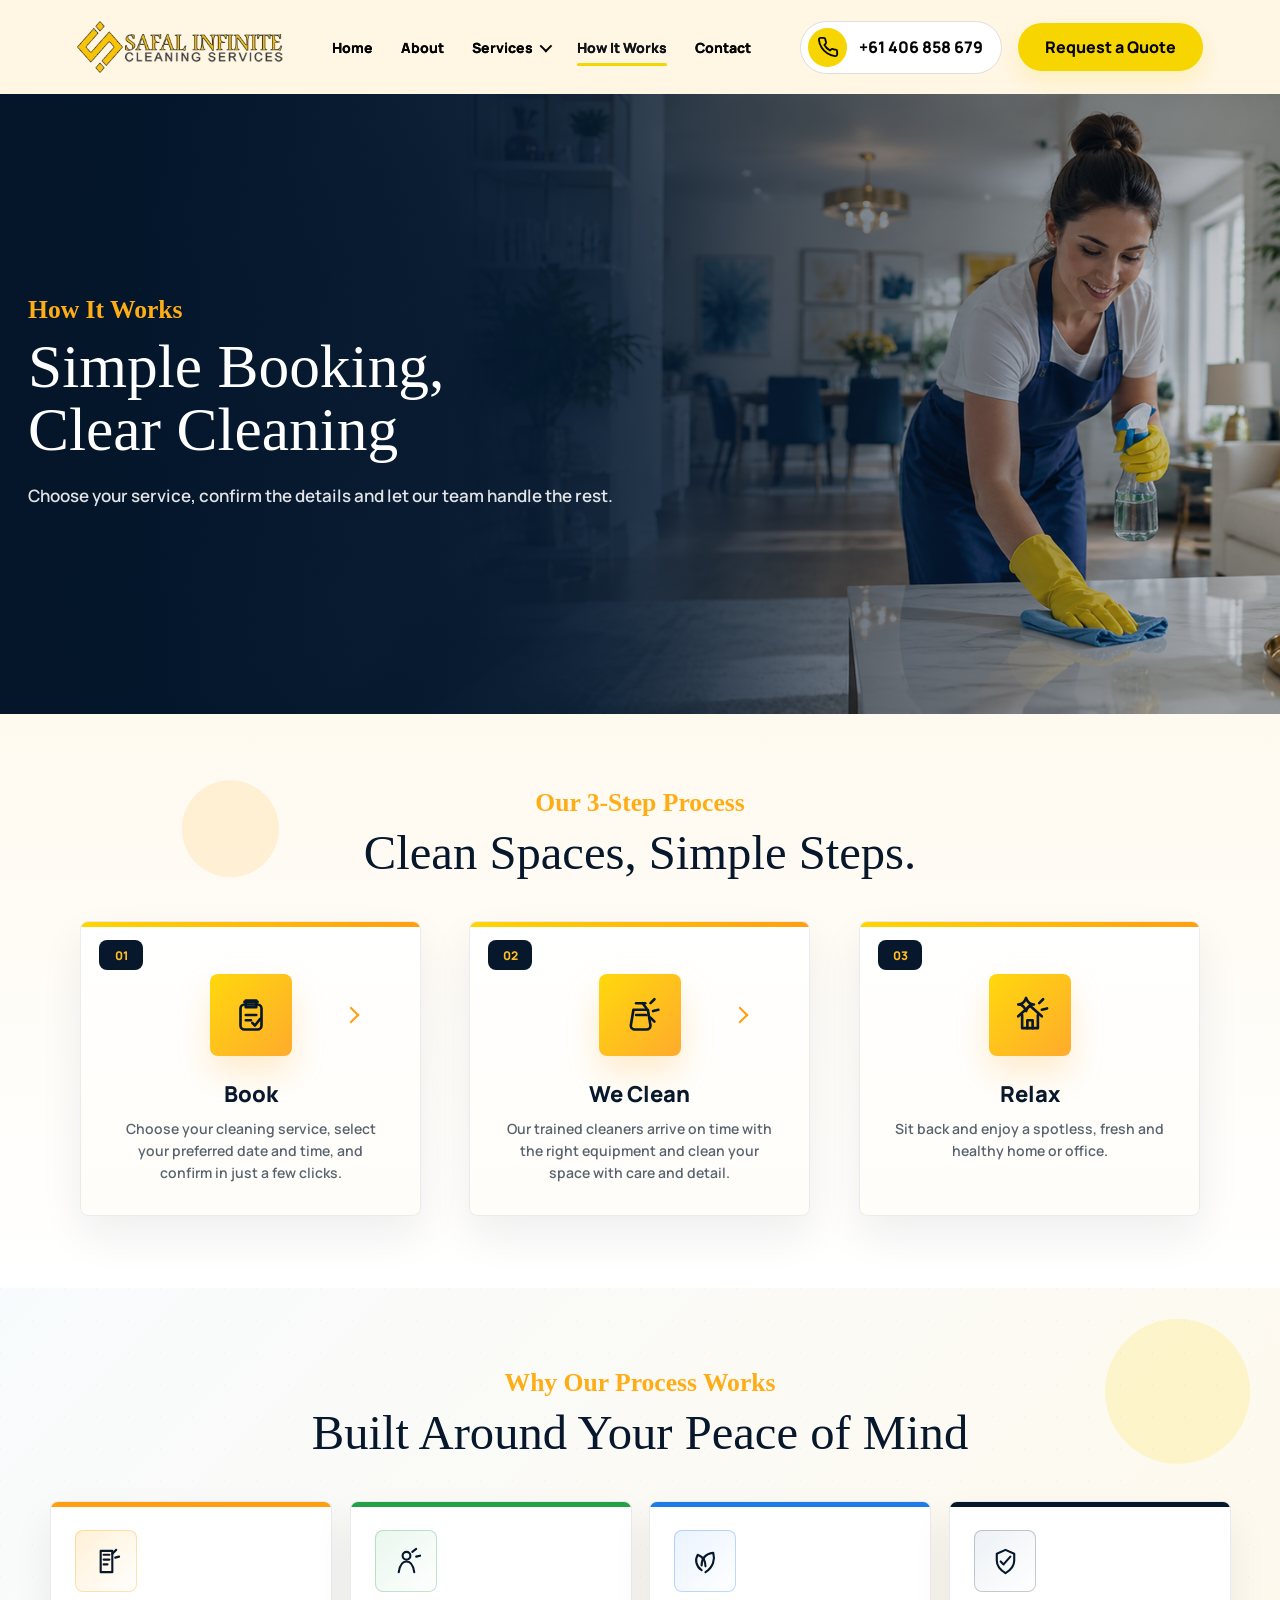
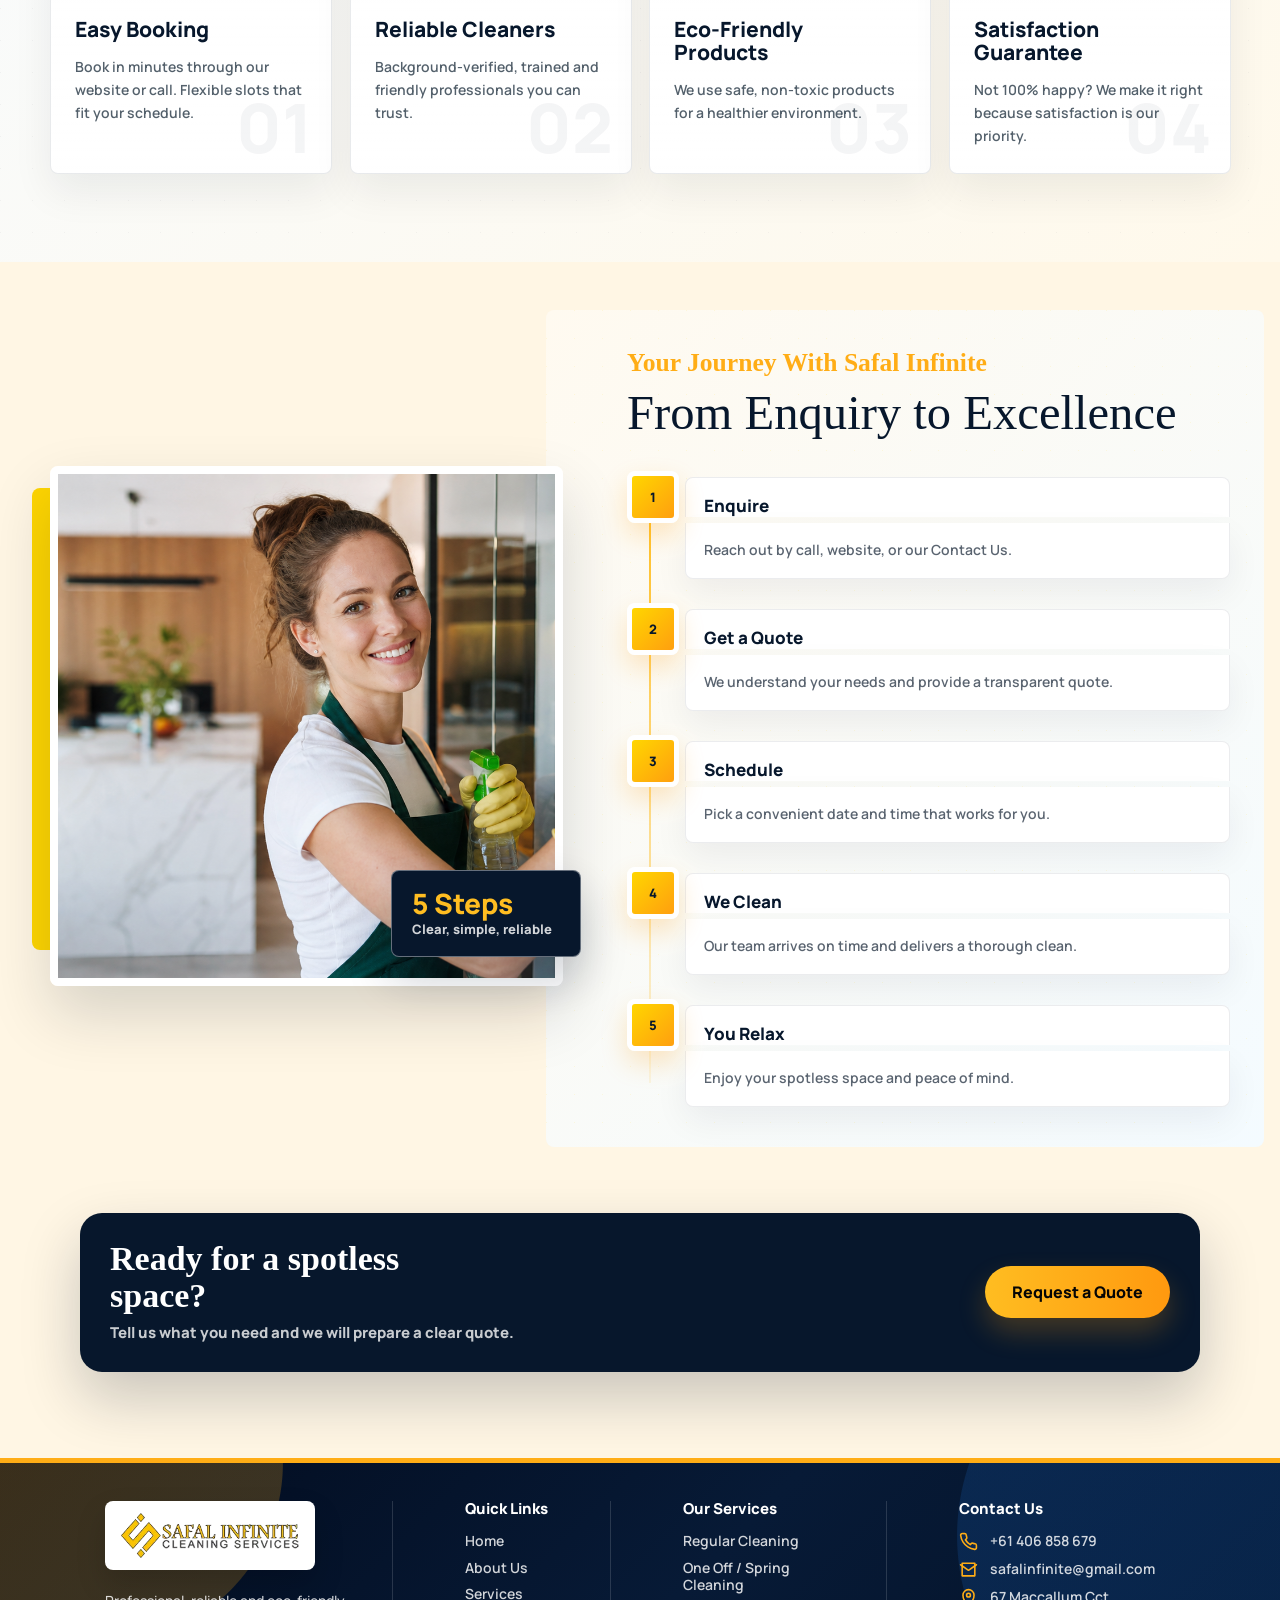
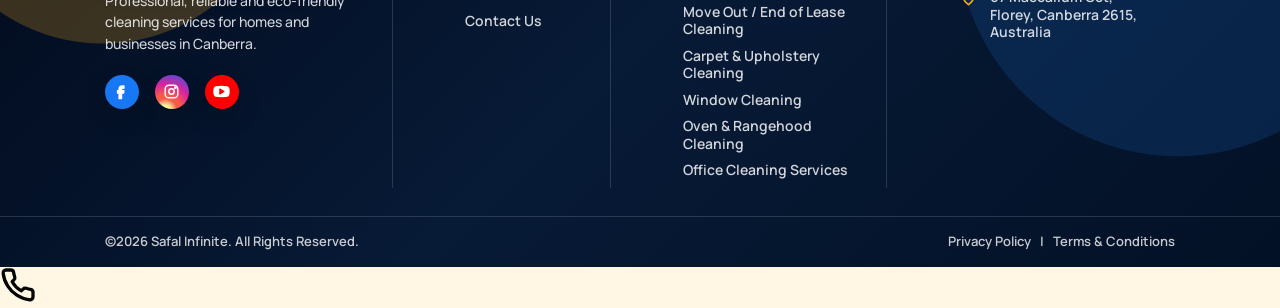
<file: pages/how-it-work.html>
<!doctype html>
<html lang="en">
  <head>
    <meta charset="UTF-8" />
    <meta name="viewport" content="width=device-width, initial-scale=1.0" />
    <title>How It Works | Safal Infinite</title>
    <link rel="preconnect" href="https://fonts.googleapis.com" />
    <link rel="preconnect" href="https://fonts.gstatic.com" crossorigin />
    <link href="https://fonts.googleapis.com/css2?family=Manrope:wght@400;500;600;700&display=swap" rel="stylesheet" />
    <link rel="stylesheet" href="../styles.css" />
    <link rel="stylesheet" href="css/service.css" />
  </head>
  <body>
    <header class="site-header">
      <a href="../index.html" class="brand" aria-label="Safal Infinite home">
        <img src="../assets/logo.png" alt="Safal Infinite" />
      </a>

      <nav class="main-nav" aria-label="Primary navigation">
        <a href="../index.html">Home</a>
        <a href="about.html">About</a>
        <div class="nav-dropdown">
          <a href="service.html" class="nav-dropdown-trigger">Services</a>
          <div class="dropdown-menu" aria-label="Service menu">
            <a href="regular-cleaning.html">Regular Cleaning</a>
            <a href="spring-cleaning.html">One Off / Spring Cleaning</a>
            <a href="move-out-cleaning.html">Move Out / End of Lease Cleaning</a>
            <a href="carpet-upholstery-cleaning.html">Carpet &amp; Upholstery Cleaning</a>
            <a href="window-cleaning.html">Window Cleaning</a>
            <a href="oven-rangehood-cleaning.html">Oven &amp; Rangehood Cleaning</a>
            <a href="office-cleaning.html">Office Cleaning Services</a>
          </div>
        </div>
        <a href="how-it-work.html" class="active">How It Works</a>
        <a href="contact.html">Contact</a>
      </nav>

      <div class="header-actions">
        <a class="phone-pill" href="tel:+61406858679" aria-label="Call +61 406 858 679">
          <span class="phone-icon" aria-hidden="true">
            <svg viewBox="0 0 24 24">
              <path d="M22 16.9v3a2 2 0 0 1-2.2 2 19.8 19.8 0 0 1-8.6-3.1 19.4 19.4 0 0 1-6-6A19.8 19.8 0 0 1 2.1 4.2 2 2 0 0 1 4.1 2h3a2 2 0 0 1 2 1.7c.1 1 .4 1.9.7 2.8a2 2 0 0 1-.5 2.1L8.1 9.8a16 16 0 0 0 6.1 6.1l1.2-1.2a2 2 0 0 1 2.1-.5c.9.3 1.8.6 2.8.7a2 2 0 0 1 1.7 2Z" />
            </svg>
          </span>
          +61 406 858 679
        </a>
        <a class="quote-button" href="contact.html">Request a Quote</a>
      </div>
    </header>
    <main>
      <section class="inner-page-hero" style="--hero-image: url('../../assets/howiworkbanera.png')">
        <div><p class="service-kicker">How It Works</p><h1>Simple Booking,<br />Clear Cleaning</h1><p>Choose your service, confirm the details and let our team handle the rest.</p></div>
      </section>
      <section class="work-steps-section" aria-label="Safal Infinite booking process">
        <p class="service-kicker">Our 3-Step Process</p>
        <h2>Clean Spaces, Simple Steps.</h2>
        <div class="work-step-grid">
          <article>
            <span class="work-step-number">01</span>
            <div class="work-step-icon" aria-hidden="true">
              <svg viewBox="0 0 32 32">
                <path d="M11 6h10" />
                <path d="M12 5h8v5h-8z" />
                <rect x="8" y="8" width="16" height="19" rx="3" />
                <path d="M12 16h8M12 20h4" />
                <path d="m17 22 2 2 4-5" />
              </svg>
            </div>
            <h3>Book</h3>
            <p>Choose your cleaning service, select your preferred date and time, and confirm in just a few clicks.</p>
          </article>
          <article>
            <span class="work-step-number">02</span>
            <div class="work-step-icon" aria-hidden="true">
              <svg viewBox="0 0 32 32">
                <path d="M13 7h7" />
                <path d="m18 7 3 4" />
                <path d="M11 12h11l2 12a3 3 0 0 1-3 3h-9a3 3 0 0 1-3-3l2-12Z" />
                <path d="M13 16h8" />
                <path d="M24 7l3-3M26 13l4-1M24 18l3 3" />
              </svg>
            </div>
            <h3>We Clean</h3>
            <p>Our trained cleaners arrive on time with the right equipment and clean your space with care and detail.</p>
          </article>
          <article>
            <span class="work-step-number">03</span>
            <div class="work-step-icon" aria-hidden="true">
              <svg viewBox="0 0 32 32">
                <path d="M7 17 16 9l9 8" />
                <path d="M10 16v10h12V16" />
                <path d="M14 26v-6h4v6" />
                <path d="M23 7l3-3M25 12l4-1" />
                <path d="M7 8c3 0 5-2 6-5 1 3 3 5 6 5-3 0-5 2-6 5-1-3-3-5-6-5Z" />
              </svg>
            </div>
            <h3>Relax</h3>
            <p>Sit back and enjoy a spotless, fresh and healthy home or office.</p>
          </article>
        </div>
      </section>

      <section class="work-benefits-section" aria-label="Why our process works">
        <p class="service-kicker">Why Our Process Works</p>
        <h2>Built Around Your Peace of Mind</h2>
        <div class="work-benefit-grid">
          <article><span aria-hidden="true"><svg viewBox="0 0 32 32"><path d="M10 5h12v22H10z" /><path d="M13 9h6M13 14h6M13 19h4" /><path d="m22 8 4-4m-1 8 4-1" /></svg></span><h3>Easy Booking</h3><p>Book in minutes through our website or call. Flexible slots that fit your schedule.</p></article>
          <article><span aria-hidden="true"><svg viewBox="0 0 32 32"><circle cx="16" cy="10" r="4" /><path d="M8 27c1-7 4-11 8-11s7 4 8 11" /><path d="m22 6 4-3m0 8 4-1" /></svg></span><h3>Reliable Cleaners</h3><p>Background-verified, trained and friendly professionals you can trust.</p></article>
          <article><span aria-hidden="true"><svg viewBox="0 0 32 32"><path d="M16 27c8-5 10-13 8-20-7 1-12 5-12 13" /><path d="M12 25C6 21 5 14 8 9c5 2 8 6 8 12" /></svg></span><h3>Eco-Friendly Products</h3><p>We use safe, non-toxic products for a healthier environment.</p></article>
          <article><span aria-hidden="true"><svg viewBox="0 0 32 32"><path d="M16 4 7 8v7c0 6 4 10 9 13 5-3 9-7 9-13V8l-9-4Z" /><path d="m11 16 3 3 7-8" /></svg></span><h3>Satisfaction Guarantee</h3><p>Not 100% happy? We make it right because satisfaction is our priority.</p></article>
        </div>
      </section>

      <section class="work-detail-section" aria-label="Detailed cleaning process">
        <div class="work-detail-media">
          <img src="../assets/cleaning-hero.png" alt="Clean living room after professional cleaning" />
          <div class="work-detail-badge">
            <strong>5 Steps</strong>
            <span>Clear, simple, reliable</span>
          </div>
        </div>
        <div>
          <p class="service-kicker">Your Journey With Safal Infinite</p>
          <h2>From Enquiry to Excellence</h2>
          <ol class="work-detail-list">
            <li><strong>Enquire</strong><span>Reach out by call, website, or our Contact Us.</span></li>
            <li><strong>Get a Quote</strong><span>We understand your needs and provide a transparent quote.</span></li>
            <li><strong>Schedule</strong><span>Pick a convenient date and time that works for you.</span></li>
            <li><strong>We Clean</strong><span>Our team arrives on time and delivers a thorough clean.</span></li>
            <li><strong>You Relax</strong><span>Enjoy your spotless space and peace of mind.</span></li>
          </ol>
        </div>
      </section>

      <section class="work-cta">
        <div>
          <h2>Ready for a spotless space?</h2>
          <p>Tell us what you need and we will prepare a clear quote.</p>
        </div>
        <a class="quote-button" href="contact.html">Request a Quote</a>
      </section>
    </main>
    <footer class="site-footer">
      <div class="footer-main">
        <div class="footer-brand">
          <img src="../assets/logo.png" alt="Safal Infinite" />
          <p>
            Professional, reliable and eco-friendly cleaning services for homes
            and businesses in Canberra.
          </p>
          <div class="footer-social" aria-label="Social links">
            <a href="#" class="facebook" aria-label="Facebook">
              <svg viewBox="0 0 24 24" aria-hidden="true">
                <path d="M15 8h-2c-.6 0-1 .4-1 1v2h3l-.4 3H12v7H9v-7H7v-3h2V9c0-2.2 1.3-4 4-4h2v3Z" />
              </svg>
            </a>
            <a href="#" class="instagram" aria-label="Instagram">
              <svg viewBox="0 0 24 24" aria-hidden="true">
                <rect x="4" y="4" width="16" height="16" rx="5" />
                <circle cx="12" cy="12" r="3.4" />
                <circle cx="17" cy="7" r="1" />
              </svg>
            </a>
            <a href="#" class="youtube" aria-label="YouTube">
              <svg viewBox="0 0 24 24" aria-hidden="true">
                <path d="M21 8.2a3 3 0 0 0-2.1-2.1C17 5.6 12 5.6 12 5.6s-5 0-6.9.5A3 3 0 0 0 3 8.2 31 31 0 0 0 2.5 12a31 31 0 0 0 .5 3.8 3 3 0 0 0 2.1 2.1c1.9.5 6.9.5 6.9.5s5 0 6.9-.5a3 3 0 0 0 2.1-2.1 31 31 0 0 0 .5-3.8 31 31 0 0 0-.5-3.8Z" />
                <path d="m10 15 5-3-5-3v6Z" />
              </svg>
            </a>
          </div>
        </div>

        <nav class="footer-column" aria-label="Footer quick links">
          <h2>Quick Links</h2>
          <a href="../index.html">Home</a>
          <a href="about.html">About Us</a>
          <a href="service.html">Services</a>
          <a href="contact.html">Contact Us</a>
        </nav>

        <nav class="footer-column" aria-label="Footer services">
          <h2>Our Services</h2>
          <a href="regular-cleaning.html">Regular Cleaning</a>
          <a href="spring-cleaning.html">One Off / Spring Cleaning</a>
          <a href="move-out-cleaning.html">Move Out / End of Lease Cleaning</a>
          <a href="carpet-upholstery-cleaning.html">Carpet &amp; Upholstery Cleaning</a>
          <a href="window-cleaning.html">Window Cleaning</a>
          <a href="oven-rangehood-cleaning.html">Oven &amp; Rangehood Cleaning</a>
          <a href="office-cleaning.html">Office Cleaning Services</a>
        </nav>

        <div class="footer-column footer-contact">
          <h2>Contact Us</h2>
          <a href="tel:+61406858679">
            <svg viewBox="0 0 24 24" aria-hidden="true">
              <path d="M22 16.9v3a2 2 0 0 1-2.2 2 19.8 19.8 0 0 1-8.6-3.1 19.4 19.4 0 0 1-6-6A19.8 19.8 0 0 1 2.1 4.2 2 2 0 0 1 4.1 2h3a2 2 0 0 1 2 1.7c.1 1 .4 1.9.7 2.8a2 2 0 0 1-.5 2.1L8.1 9.8a16 16 0 0 0 6.1 6.1l1.2-1.2a2 2 0 0 1 2.1-.5c.9.3 1.8.6 2.8.7a2 2 0 0 1 1.7 2Z" />
            </svg>
            +61 406 858 679
          </a>
          <a href="mailto:safalinfinite@gmail.com">
            <svg viewBox="0 0 24 24" aria-hidden="true">
              <path d="M4 4h16v16H4z" />
              <path d="m22 6-10 7L2 6" />
            </svg>
            safalinfinite@gmail.com
          </a>
          <p>
            <svg viewBox="0 0 24 24" aria-hidden="true">
              <path d="M12 21s7-5.3 7-12a7 7 0 0 0-14 0c0 6.7 7 12 7 12Z" />
              <circle cx="12" cy="9" r="2.4" />
            </svg>
            67 Maccallum Cct,<br />Florey, Canberra 2615,<br />Australia
          </p>
        </div>
      </div>

      <div class="footer-bottom">
        <p>&copy;2026 Safal Infinite. All Rights Reserved.</p>
        <div>
          <a href="#">Privacy Policy</a>
          <span>|</span>
          <a href="#">Terms &amp; Conditions</a>
        </div>
      </div>
    </footer>
    <script>
      const revealItems = [
        [".inner-page-hero > div", "reveal-bottom"],
        [".work-steps-section > .service-kicker", "reveal-top"],
        [".work-steps-section > h2", "reveal-bottom"],
        [".work-step-grid article", "reveal-left"],
        [".work-benefits-section > .service-kicker", "reveal-top"],
        [".work-benefits-section > h2", "reveal-bottom"],
        [".work-benefit-grid article", "reveal-right"],
        [".work-detail-media", "reveal-left"],
        [".work-detail-section > div:last-child", "reveal-right"],
        [".work-detail-list li", "reveal-bottom"],
        [".work-cta img", "reveal-left"],
        [".work-cta > div", "reveal-bottom"],
        [".work-cta .quote-button", "reveal-right"],
      ];

      revealItems.forEach(([selector, direction]) => {
        document.querySelectorAll(selector).forEach((element, index) => {
          const directionClass = selector === ".work-step-grid article"
            ? ["reveal-left", "reveal-top", "reveal-right"][index % 3]
            : selector === ".work-benefit-grid article"
              ? ["reveal-left", "reveal-bottom", "reveal-top", "reveal-right"][index % 4]
              : direction;

          element.classList.add("reveal-on-scroll", directionClass);
          element.style.setProperty("--reveal-duration", "1.55s");
          element.style.setProperty("--reveal-delay", `${Math.min(index * 90, 420)}ms`);
        });
      });

      if (!("IntersectionObserver" in window)) {
        document.querySelectorAll(".reveal-on-scroll").forEach((element) => {
          element.classList.add("is-visible");
        });
      } else {
        const revealObserver = new IntersectionObserver(
          (entries) => {
            entries.forEach((entry) => {
              if (!entry.isIntersecting) return;

              entry.target.classList.add("is-visible");
              revealObserver.unobserve(entry.target);
            });
          },
          {
            threshold: 0.16,
            rootMargin: "0px 0px -70px 0px",
          }
        );

        document.querySelectorAll(".reveal-on-scroll").forEach((element) => {
          revealObserver.observe(element);
        });
      }
    </script>
    <script src="../quote-popup.js"></script>
  </body>
</html>
</file>
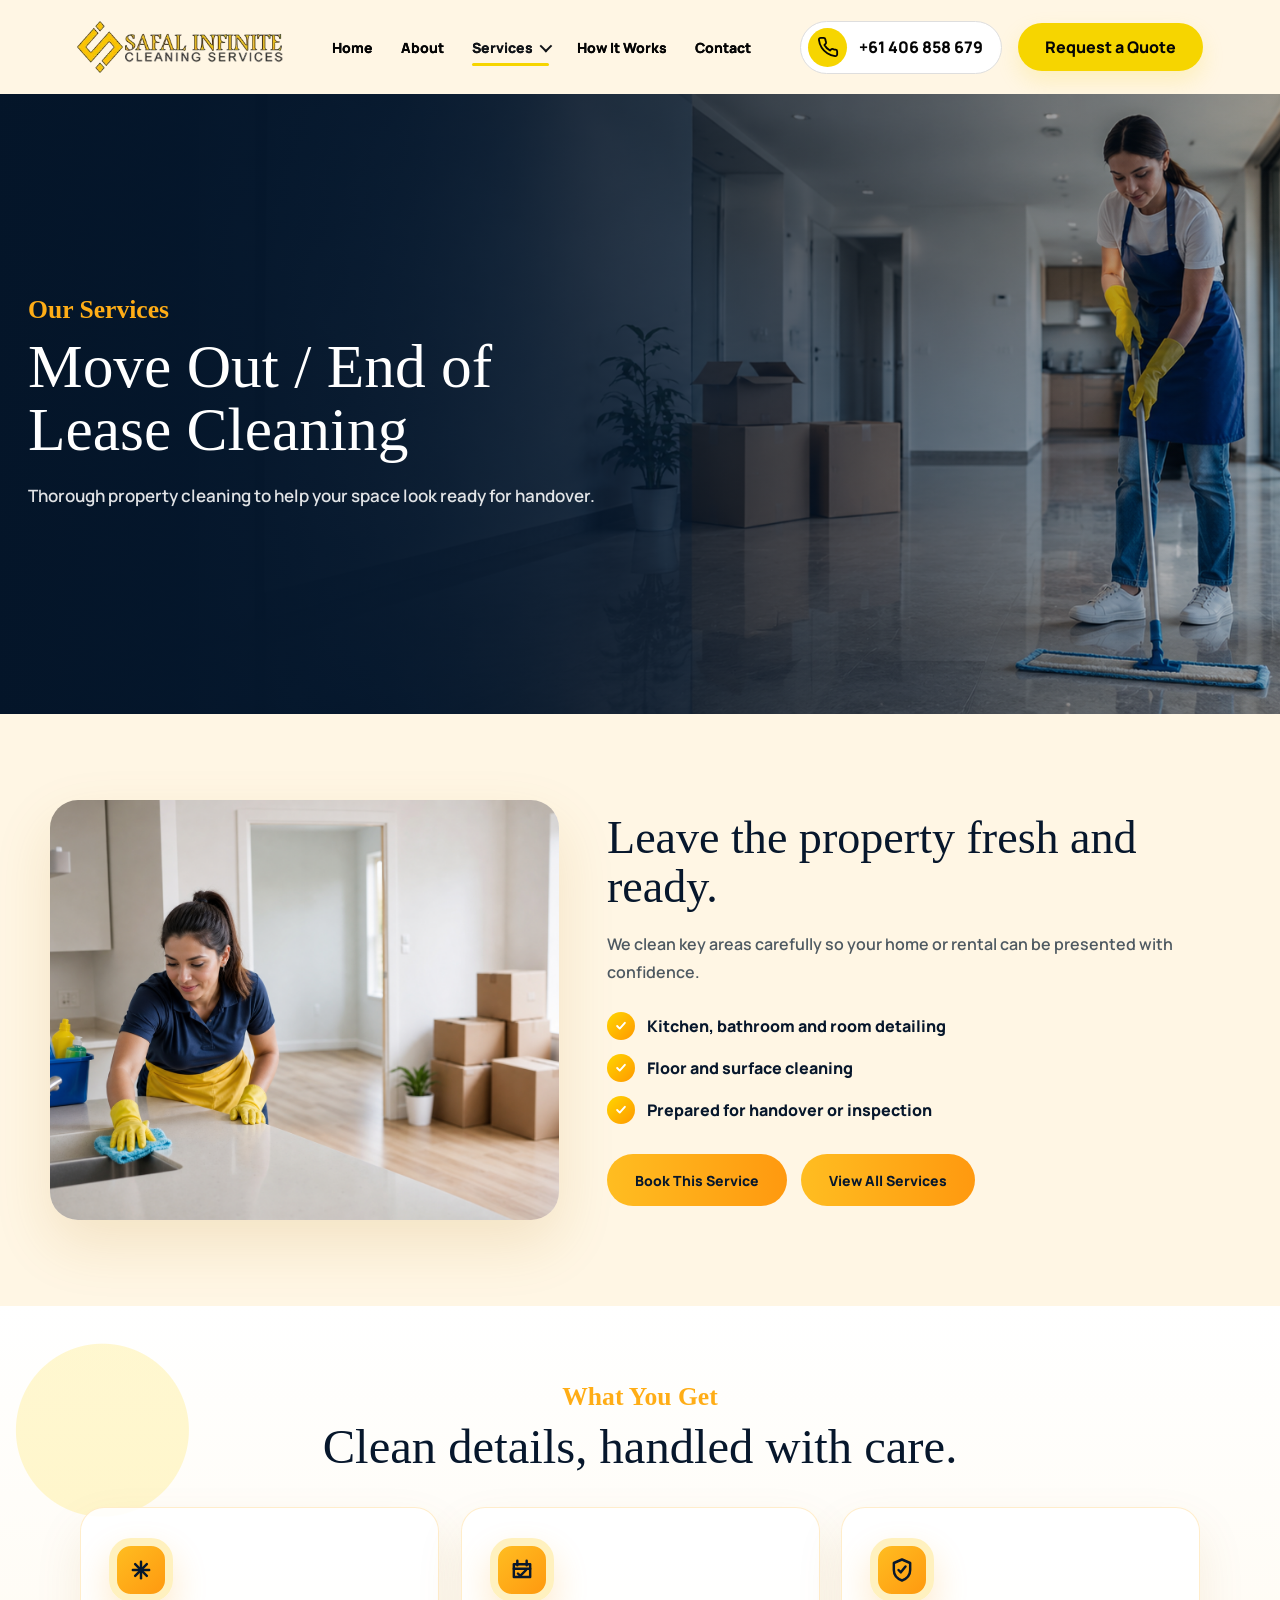
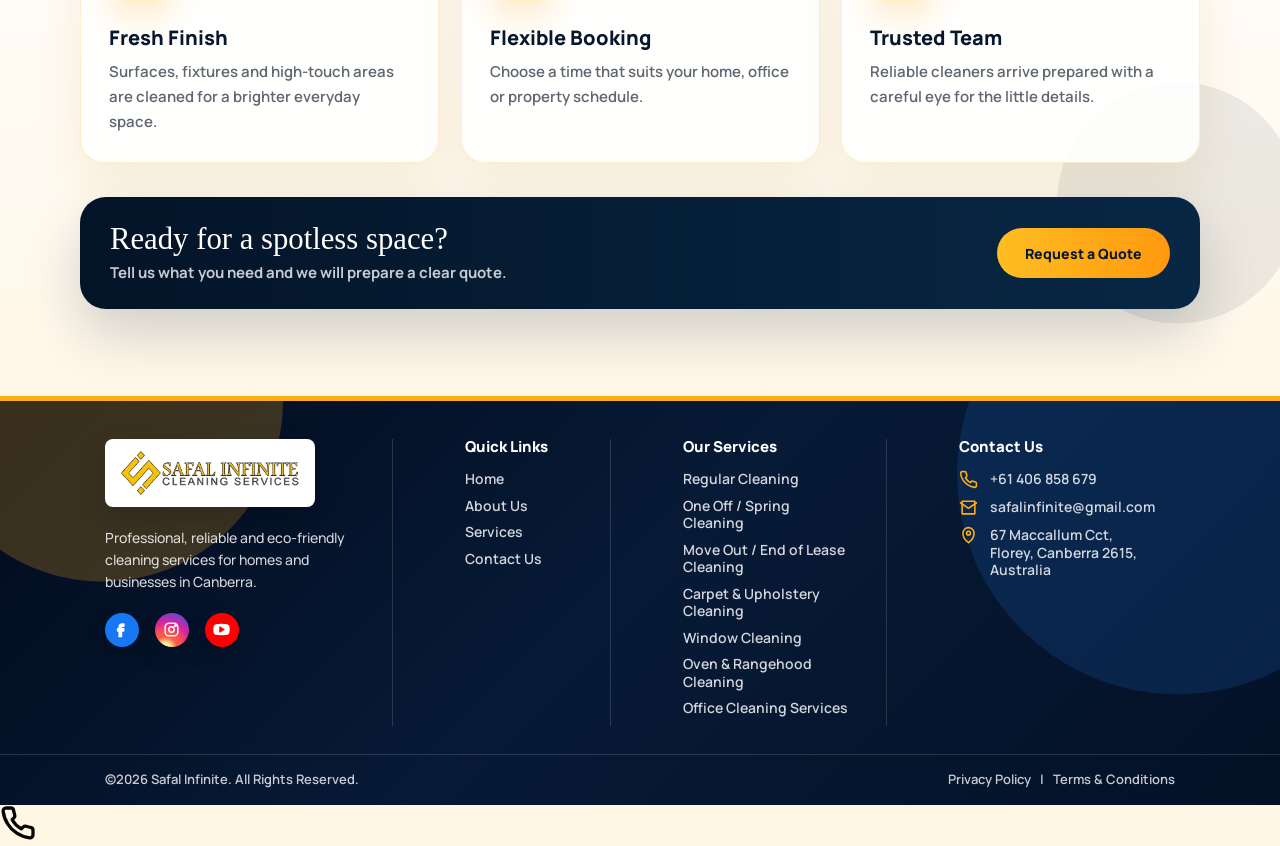
<file: pages/move-out-cleaning.html>
<!doctype html><html lang="en"><head><meta charset="UTF-8" /><meta name="viewport" content="width=device-width, initial-scale=1.0" /><title>Move Out / End of Lease Cleaning | Safal Infinite</title><link rel="preconnect" href="https://fonts.googleapis.com" /><link rel="preconnect" href="https://fonts.gstatic.com" crossorigin /><link href="https://fonts.googleapis.com/css2?family=Manrope:wght@400;500;600;700&display=swap" rel="stylesheet" /><link rel="stylesheet" href="../styles.css" /><link rel="stylesheet" href="css/service.css" /></head><body><header class="site-header">
      <a href="../index.html" class="brand" aria-label="Safal Infinite home">
        <img src="../assets/logo.png" alt="Safal Infinite" />
      </a>

      <nav class="main-nav" aria-label="Primary navigation">
        <a href="../index.html">Home</a>
        <a href="about.html">About</a>
        <div class="nav-dropdown">
          <a href="service.html" class="nav-dropdown-trigger active">Services</a>
          <div class="dropdown-menu" aria-label="Service menu">
            <a href="regular-cleaning.html">Regular Cleaning</a>
            <a href="spring-cleaning.html">One Off / Spring Cleaning</a>
            <a href="move-out-cleaning.html">Move Out / End of Lease Cleaning</a>
            <a href="carpet-upholstery-cleaning.html">Carpet &amp; Upholstery Cleaning</a>
            <a href="window-cleaning.html">Window Cleaning</a>
            <a href="oven-rangehood-cleaning.html">Oven &amp; Rangehood Cleaning</a>
            <a href="office-cleaning.html">Office Cleaning Services</a>
          </div>
        </div>
        <a href="how-it-work.html">How It Works</a>
        <a href="contact.html">Contact</a>
      </nav>

      <div class="header-actions">
        <a class="phone-pill" href="tel:+61406858679" aria-label="Call +61 406 858 679">
          <span class="phone-icon" aria-hidden="true">
            <svg viewBox="0 0 24 24">
              <path d="M22 16.9v3a2 2 0 0 1-2.2 2 19.8 19.8 0 0 1-8.6-3.1 19.4 19.4 0 0 1-6-6A19.8 19.8 0 0 1 2.1 4.2 2 2 0 0 1 4.1 2h3a2 2 0 0 1 2 1.7c.1 1 .4 1.9.7 2.8a2 2 0 0 1-.5 2.1L8.1 9.8a16 16 0 0 0 6.1 6.1l1.2-1.2a2 2 0 0 1 2.1-.5c.9.3 1.8.6 2.8.7a2 2 0 0 1 1.7 2Z" />
            </svg>
          </span>
          +61 406 858 679
        </a>
        <a class="quote-button" href="contact.html">Request a Quote</a>
      </div>
</header><main><section class="inner-page-hero" style="--hero-image: url('../../assets/service/Move%20Out%20%20End%20of%20Lease%20Cleaning.png')"><div><p class="service-kicker">Our Services</p><h1>Move Out / End of<br />Lease Cleaning</h1><p>Thorough property cleaning to help your space look ready for handover.</p></div></section><section class="service-detail-section"><img src="../assets/service-move-out-cleaning.png" alt="Move out and end of lease cleaning" /><div class="service-detail-copy"><h2>Leave the property fresh and ready.</h2><p>We clean key areas carefully so your home or rental can be presented with confidence.</p><ul class="feature-list"><li>Kitchen, bathroom and room detailing</li><li>Floor and surface cleaning</li><li>Prepared for handover or inspection</li></ul><div class="detail-actions"><a href="contact.html">Book This Service</a><a href="service.html">View All Services</a></div></div></section><section class="service-detail-extras"><div class="service-extra-head"><p class="service-kicker">What You Get</p><h2>Clean details, handled with care.</h2></div><div class="service-extra-grid"><article><span aria-hidden="true"><svg viewBox="0 0 24 24"><path d="M5 12h14" /><path d="M12 5v14" /><path d="m7 7 10 10" /><path d="m17 7-10 10" /></svg></span><h3>Fresh Finish</h3><p>Surfaces, fixtures and high-touch areas are cleaned for a brighter everyday space.</p></article><article><span aria-hidden="true"><svg viewBox="0 0 24 24"><path d="M5 7h14v11H5z" /><path d="M8 4v4M16 4v4M5 11h14" /><path d="m8.5 15 2 2 5-5" /></svg></span><h3>Flexible Booking</h3><p>Choose a time that suits your home, office or property schedule.</p></article><article><span aria-hidden="true"><svg viewBox="0 0 24 24"><path d="M12 3 5 6v6c0 4.5 3 7.5 7 9 4-1.5 7-4.5 7-9V6l-7-3Z" /><path d="m9 12 2 2 4-5" /></svg></span><h3>Trusted Team</h3><p>Reliable cleaners arrive prepared with a careful eye for the little details.</p></article></div><div class="service-mini-cta"><div><strong>Ready for a spotless space?</strong><p>Tell us what you need and we will prepare a clear quote.</p></div><a href="contact.html">Request a Quote</a></div></section></main><footer class="site-footer">
      <div class="footer-main">
        <div class="footer-brand">
          <img src="../assets/logo.png" alt="Safal Infinite" />
          <p>
            Professional, reliable and eco-friendly cleaning services for homes
            and businesses in Canberra.
          </p>
          <div class="footer-social" aria-label="Social links">
            <a href="#" class="facebook" aria-label="Facebook">
              <svg viewBox="0 0 24 24" aria-hidden="true">
                <path d="M15 8h-2c-.6 0-1 .4-1 1v2h3l-.4 3H12v7H9v-7H7v-3h2V9c0-2.2 1.3-4 4-4h2v3Z" />
              </svg>
            </a>
            <a href="#" class="instagram" aria-label="Instagram">
              <svg viewBox="0 0 24 24" aria-hidden="true">
                <rect x="4" y="4" width="16" height="16" rx="5" />
                <circle cx="12" cy="12" r="3.4" />
                <circle cx="17" cy="7" r="1" />
              </svg>
            </a>
            <a href="#" class="youtube" aria-label="YouTube">
              <svg viewBox="0 0 24 24" aria-hidden="true">
                <path d="M21 8.2a3 3 0 0 0-2.1-2.1C17 5.6 12 5.6 12 5.6s-5 0-6.9.5A3 3 0 0 0 3 8.2 31 31 0 0 0 2.5 12a31 31 0 0 0 .5 3.8 3 3 0 0 0 2.1 2.1c1.9.5 6.9.5 6.9.5s5 0 6.9-.5a3 3 0 0 0 2.1-2.1 31 31 0 0 0 .5-3.8 31 31 0 0 0-.5-3.8Z" />
                <path d="m10 15 5-3-5-3v6Z" />
              </svg>
            </a>
          </div>
        </div>

        <nav class="footer-column" aria-label="Footer quick links">
          <h2>Quick Links</h2>
          <a href="../index.html">Home</a>
          <a href="about.html">About Us</a>
          <a href="service.html">Services</a>
          <a href="contact.html">Contact Us</a>
        </nav>

        <nav class="footer-column" aria-label="Footer services">
          <h2>Our Services</h2>
          <a href="regular-cleaning.html">Regular Cleaning</a>
          <a href="spring-cleaning.html">One Off / Spring Cleaning</a>
          <a href="move-out-cleaning.html">Move Out / End of Lease Cleaning</a>
          <a href="carpet-upholstery-cleaning.html">Carpet &amp; Upholstery Cleaning</a>
          <a href="window-cleaning.html">Window Cleaning</a>
          <a href="oven-rangehood-cleaning.html">Oven &amp; Rangehood Cleaning</a>
          <a href="office-cleaning.html">Office Cleaning Services</a>
        </nav>

        <div class="footer-column footer-contact">
          <h2>Contact Us</h2>
          <a href="tel:+61406858679">
            <svg viewBox="0 0 24 24" aria-hidden="true">
              <path d="M22 16.9v3a2 2 0 0 1-2.2 2 19.8 19.8 0 0 1-8.6-3.1 19.4 19.4 0 0 1-6-6A19.8 19.8 0 0 1 2.1 4.2 2 2 0 0 1 4.1 2h3a2 2 0 0 1 2 1.7c.1 1 .4 1.9.7 2.8a2 2 0 0 1-.5 2.1L8.1 9.8a16 16 0 0 0 6.1 6.1l1.2-1.2a2 2 0 0 1 2.1-.5c.9.3 1.8.6 2.8.7a2 2 0 0 1 1.7 2Z" />
            </svg>
            +61 406 858 679
          </a>
          <a href="mailto:safalinfinite@gmail.com">
            <svg viewBox="0 0 24 24" aria-hidden="true">
              <path d="M4 4h16v16H4z" />
              <path d="m22 6-10 7L2 6" />
            </svg>
            safalinfinite@gmail.com
          </a>
          <p>
            <svg viewBox="0 0 24 24" aria-hidden="true">
              <path d="M12 21s7-5.3 7-12a7 7 0 0 0-14 0c0 6.7 7 12 7 12Z" />
              <circle cx="12" cy="9" r="2.4" />
            </svg>
            67 Maccallum Cct,<br />Florey, Canberra 2615,<br />Australia
          </p>
        </div>
      </div>

      <div class="footer-bottom">
        <p>&copy;2026 Safal Infinite. All Rights Reserved.</p>
        <div>
          <a href="#">Privacy Policy</a>
          <span>|</span>
          <a href="#">Terms &amp; Conditions</a>
        </div>
      </div>
    </footer>
    <script src="../quote-popup.js"></script>
  </body></html>
</file>
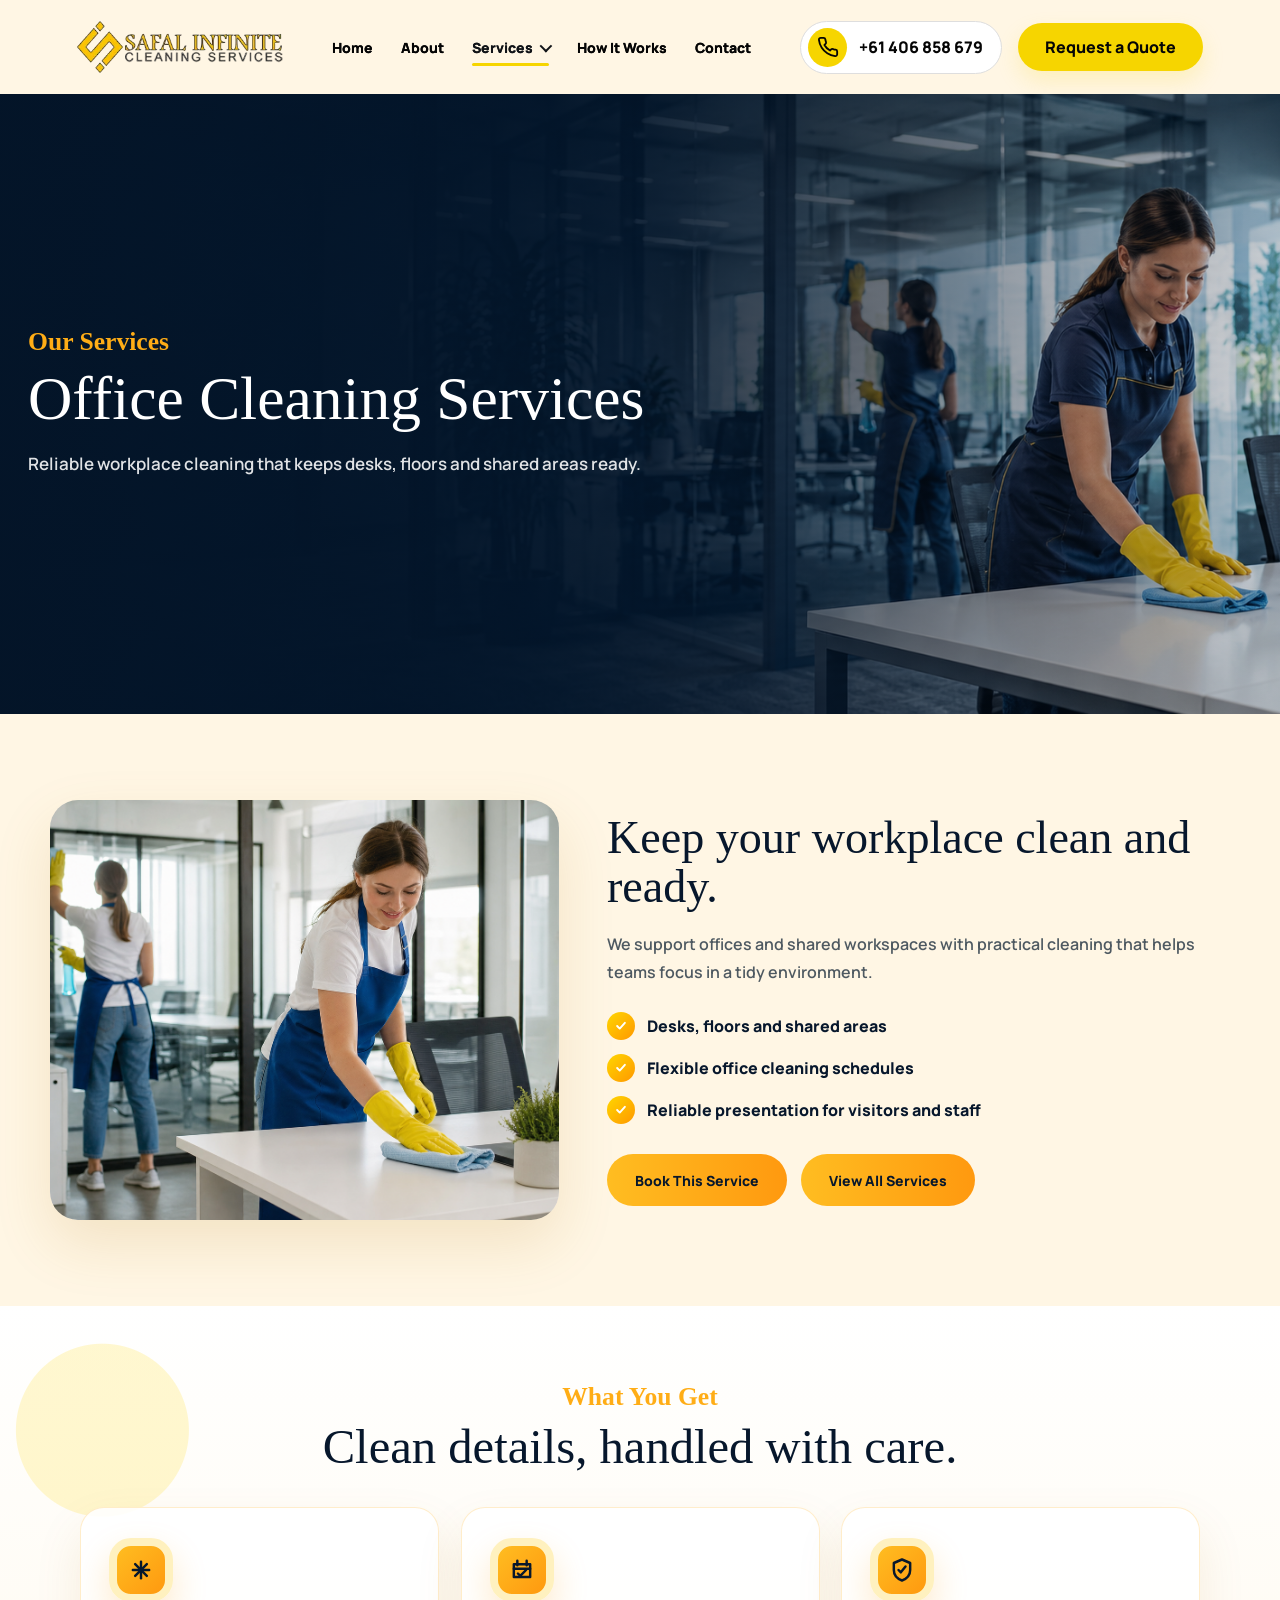
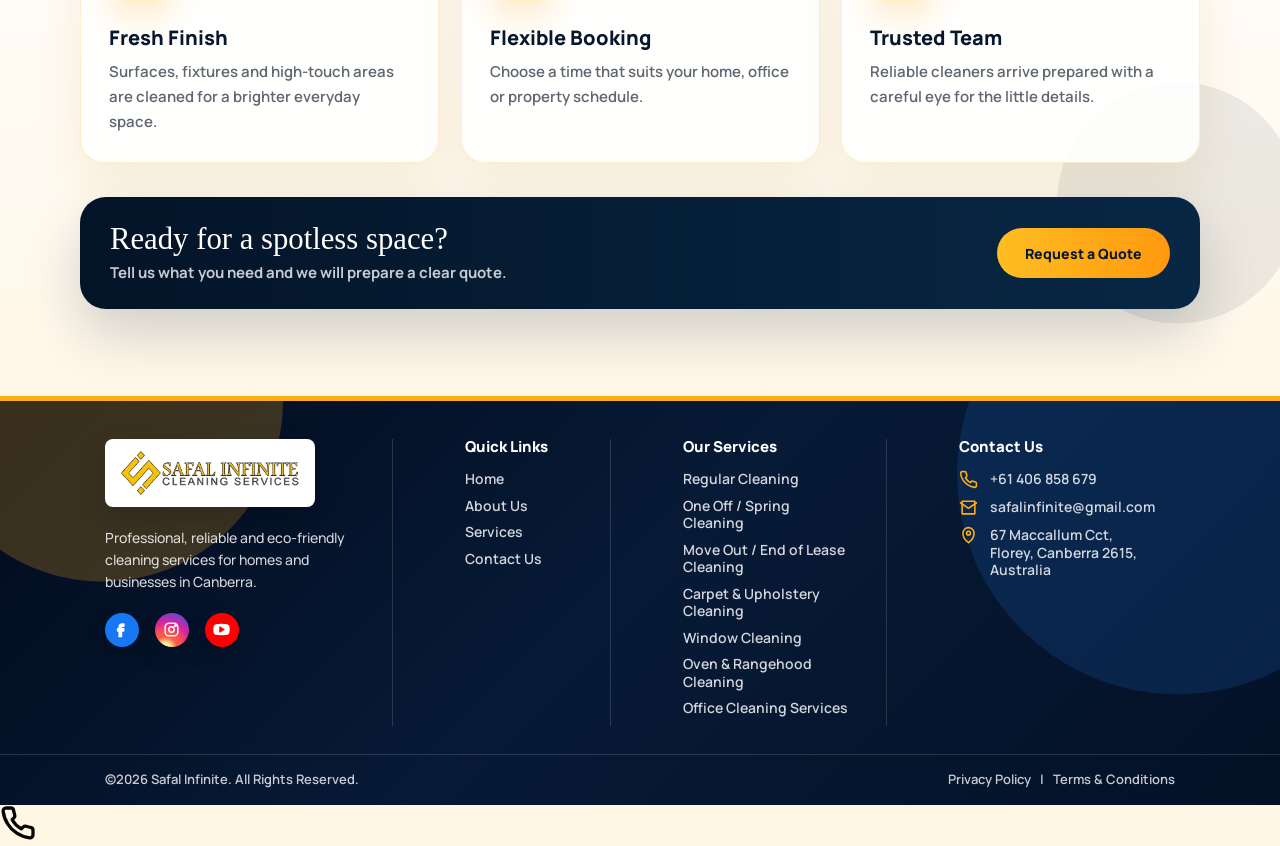
<file: pages/office-cleaning.html>
<!doctype html><html lang="en"><head><meta charset="UTF-8" /><meta name="viewport" content="width=device-width, initial-scale=1.0" /><title>Office Cleaning Services | Safal Infinite</title><link rel="preconnect" href="https://fonts.googleapis.com" /><link rel="preconnect" href="https://fonts.gstatic.com" crossorigin /><link href="https://fonts.googleapis.com/css2?family=Manrope:wght@400;500;600;700&display=swap" rel="stylesheet" /><link rel="stylesheet" href="../styles.css" /><link rel="stylesheet" href="css/service.css" /></head><body><header class="site-header">
      <a href="../index.html" class="brand" aria-label="Safal Infinite home">
        <img src="../assets/logo.png" alt="Safal Infinite" />
      </a>

      <nav class="main-nav" aria-label="Primary navigation">
        <a href="../index.html">Home</a>
        <a href="about.html">About</a>
        <div class="nav-dropdown">
          <a href="service.html" class="nav-dropdown-trigger active">Services</a>
          <div class="dropdown-menu" aria-label="Service menu">
            <a href="regular-cleaning.html">Regular Cleaning</a>
            <a href="spring-cleaning.html">One Off / Spring Cleaning</a>
            <a href="move-out-cleaning.html">Move Out / End of Lease Cleaning</a>
            <a href="carpet-upholstery-cleaning.html">Carpet &amp; Upholstery Cleaning</a>
            <a href="window-cleaning.html">Window Cleaning</a>
            <a href="oven-rangehood-cleaning.html">Oven &amp; Rangehood Cleaning</a>
            <a href="office-cleaning.html">Office Cleaning Services</a>
          </div>
        </div>
        <a href="how-it-work.html">How It Works</a>
        <a href="contact.html">Contact</a>
      </nav>

      <div class="header-actions">
        <a class="phone-pill" href="tel:+61406858679" aria-label="Call +61 406 858 679">
          <span class="phone-icon" aria-hidden="true">
            <svg viewBox="0 0 24 24">
              <path d="M22 16.9v3a2 2 0 0 1-2.2 2 19.8 19.8 0 0 1-8.6-3.1 19.4 19.4 0 0 1-6-6A19.8 19.8 0 0 1 2.1 4.2 2 2 0 0 1 4.1 2h3a2 2 0 0 1 2 1.7c.1 1 .4 1.9.7 2.8a2 2 0 0 1-.5 2.1L8.1 9.8a16 16 0 0 0 6.1 6.1l1.2-1.2a2 2 0 0 1 2.1-.5c.9.3 1.8.6 2.8.7a2 2 0 0 1 1.7 2Z" />
            </svg>
          </span>
          +61 406 858 679
        </a>
        <a class="quote-button" href="contact.html">Request a Quote</a>
      </div>
    </header><main><section class="inner-page-hero" style="--hero-image: url('../../assets/service/Office%20Cleaning%20Services.png')"><div><p class="service-kicker">Our Services</p><h1>Office Cleaning Services</h1><p>Reliable workplace cleaning that keeps desks, floors and shared areas ready.</p></div></section><section class="service-detail-section"><img src="../assets/service-office.png" alt="Office cleaning services" /><div class="service-detail-copy"><h2>Keep your workplace clean and ready.</h2><p>We support offices and shared workspaces with practical cleaning that helps teams focus in a tidy environment.</p><ul class="feature-list"><li>Desks, floors and shared areas</li><li>Flexible office cleaning schedules</li><li>Reliable presentation for visitors and staff</li></ul><div class="detail-actions"><a href="contact.html">Book This Service</a><a href="service.html">View All Services</a></div></div></section><section class="service-detail-extras"><div class="service-extra-head"><p class="service-kicker">What You Get</p><h2>Clean details, handled with care.</h2></div><div class="service-extra-grid"><article><span aria-hidden="true"><svg viewBox="0 0 24 24"><path d="M5 12h14" /><path d="M12 5v14" /><path d="m7 7 10 10" /><path d="m17 7-10 10" /></svg></span><h3>Fresh Finish</h3><p>Surfaces, fixtures and high-touch areas are cleaned for a brighter everyday space.</p></article><article><span aria-hidden="true"><svg viewBox="0 0 24 24"><path d="M5 7h14v11H5z" /><path d="M8 4v4M16 4v4M5 11h14" /><path d="m8.5 15 2 2 5-5" /></svg></span><h3>Flexible Booking</h3><p>Choose a time that suits your home, office or property schedule.</p></article><article><span aria-hidden="true"><svg viewBox="0 0 24 24"><path d="M12 3 5 6v6c0 4.5 3 7.5 7 9 4-1.5 7-4.5 7-9V6l-7-3Z" /><path d="m9 12 2 2 4-5" /></svg></span><h3>Trusted Team</h3><p>Reliable cleaners arrive prepared with a careful eye for the little details.</p></article></div><div class="service-mini-cta"><div><strong>Ready for a spotless space?</strong><p>Tell us what you need and we will prepare a clear quote.</p></div><a href="contact.html">Request a Quote</a></div></section></main><footer class="site-footer">
      <div class="footer-main">
        <div class="footer-brand">
          <img src="../assets/logo.png" alt="Safal Infinite" />
          <p>
            Professional, reliable and eco-friendly cleaning services for homes
            and businesses in Canberra.
          </p>
          <div class="footer-social" aria-label="Social links">
            <a href="#" class="facebook" aria-label="Facebook">
              <svg viewBox="0 0 24 24" aria-hidden="true">
                <path d="M15 8h-2c-.6 0-1 .4-1 1v2h3l-.4 3H12v7H9v-7H7v-3h2V9c0-2.2 1.3-4 4-4h2v3Z" />
              </svg>
            </a>
            <a href="#" class="instagram" aria-label="Instagram">
              <svg viewBox="0 0 24 24" aria-hidden="true">
                <rect x="4" y="4" width="16" height="16" rx="5" />
                <circle cx="12" cy="12" r="3.4" />
                <circle cx="17" cy="7" r="1" />
              </svg>
            </a>
            <a href="#" class="youtube" aria-label="YouTube">
              <svg viewBox="0 0 24 24" aria-hidden="true">
                <path d="M21 8.2a3 3 0 0 0-2.1-2.1C17 5.6 12 5.6 12 5.6s-5 0-6.9.5A3 3 0 0 0 3 8.2 31 31 0 0 0 2.5 12a31 31 0 0 0 .5 3.8 3 3 0 0 0 2.1 2.1c1.9.5 6.9.5 6.9.5s5 0 6.9-.5a3 3 0 0 0 2.1-2.1 31 31 0 0 0 .5-3.8 31 31 0 0 0-.5-3.8Z" />
                <path d="m10 15 5-3-5-3v6Z" />
              </svg>
            </a>
          </div>
        </div>

        <nav class="footer-column" aria-label="Footer quick links">
          <h2>Quick Links</h2>
          <a href="../index.html">Home</a>
          <a href="about.html">About Us</a>
          <a href="service.html">Services</a>
          <a href="contact.html">Contact Us</a>
        </nav>

        <nav class="footer-column" aria-label="Footer services">
          <h2>Our Services</h2>
          <a href="regular-cleaning.html">Regular Cleaning</a>
          <a href="spring-cleaning.html">One Off / Spring Cleaning</a>
          <a href="move-out-cleaning.html">Move Out / End of Lease Cleaning</a>
          <a href="carpet-upholstery-cleaning.html">Carpet &amp; Upholstery Cleaning</a>
          <a href="window-cleaning.html">Window Cleaning</a>
          <a href="oven-rangehood-cleaning.html">Oven &amp; Rangehood Cleaning</a>
          <a href="office-cleaning.html">Office Cleaning Services</a>
        </nav>

        <div class="footer-column footer-contact">
          <h2>Contact Us</h2>
          <a href="tel:+61406858679">
            <svg viewBox="0 0 24 24" aria-hidden="true">
              <path d="M22 16.9v3a2 2 0 0 1-2.2 2 19.8 19.8 0 0 1-8.6-3.1 19.4 19.4 0 0 1-6-6A19.8 19.8 0 0 1 2.1 4.2 2 2 0 0 1 4.1 2h3a2 2 0 0 1 2 1.7c.1 1 .4 1.9.7 2.8a2 2 0 0 1-.5 2.1L8.1 9.8a16 16 0 0 0 6.1 6.1l1.2-1.2a2 2 0 0 1 2.1-.5c.9.3 1.8.6 2.8.7a2 2 0 0 1 1.7 2Z" />
            </svg>
            +61 406 858 679
          </a>
          <a href="mailto:safalinfinite@gmail.com">
            <svg viewBox="0 0 24 24" aria-hidden="true">
              <path d="M4 4h16v16H4z" />
              <path d="m22 6-10 7L2 6" />
            </svg>
            safalinfinite@gmail.com
          </a>
          <p>
            <svg viewBox="0 0 24 24" aria-hidden="true">
              <path d="M12 21s7-5.3 7-12a7 7 0 0 0-14 0c0 6.7 7 12 7 12Z" />
              <circle cx="12" cy="9" r="2.4" />
            </svg>
            67 Maccallum Cct,<br />Florey, Canberra 2615,<br />Australia
          </p>
        </div>
      </div>

      <div class="footer-bottom">
        <p>&copy;2026 Safal Infinite. All Rights Reserved.</p>
        <div>
          <a href="#">Privacy Policy</a>
          <span>|</span>
          <a href="#">Terms &amp; Conditions</a>
        </div>
      </div>
    </footer>
    <script src="../quote-popup.js"></script>
  </body></html>
</file>
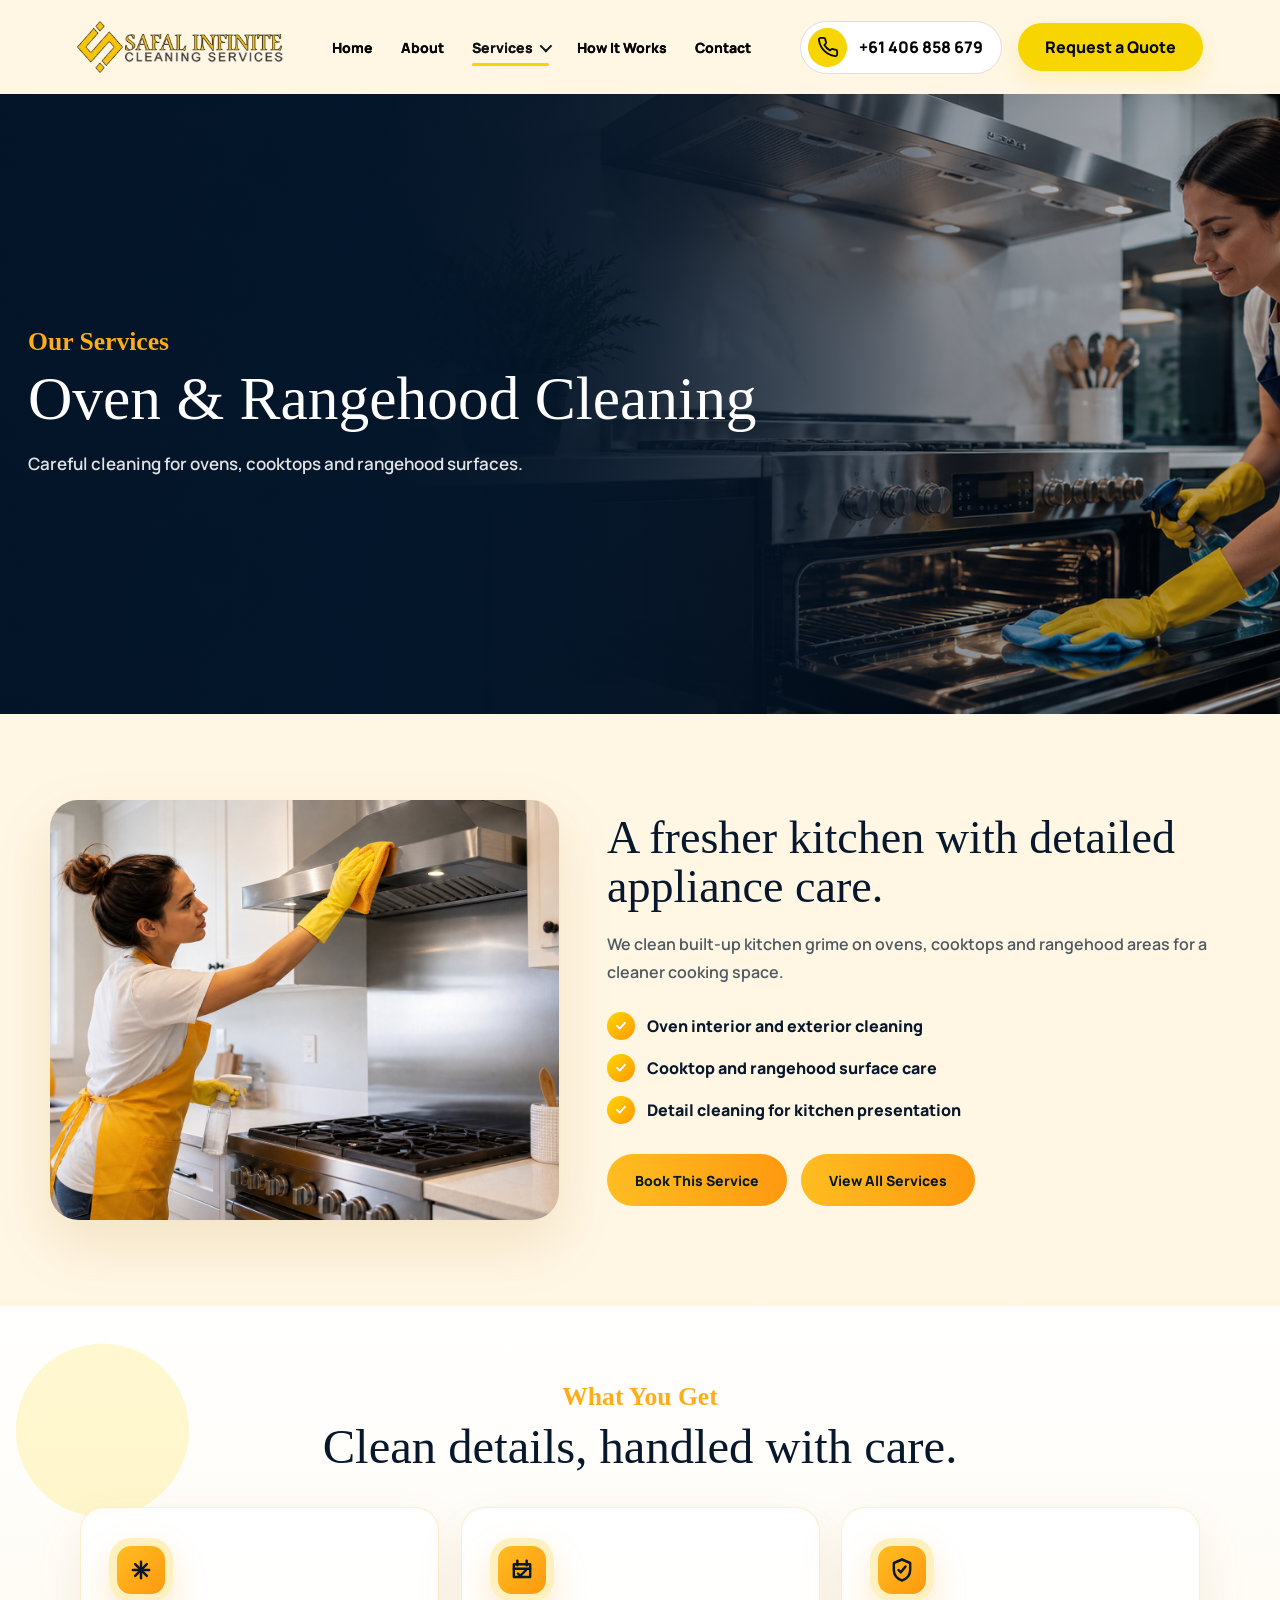
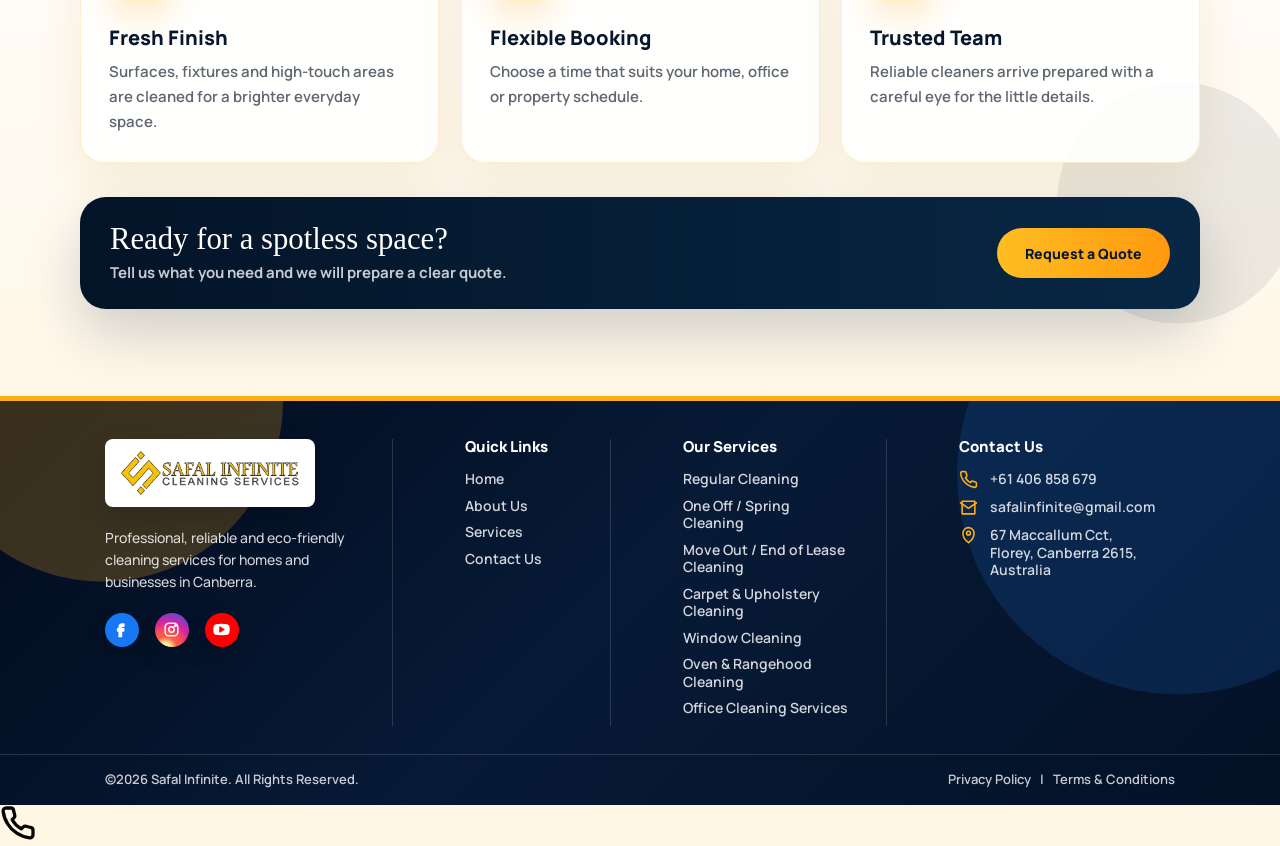
<file: pages/oven-rangehood-cleaning.html>
<!doctype html><html lang="en"><head><meta charset="UTF-8" /><meta name="viewport" content="width=device-width, initial-scale=1.0" /><title>Oven & Rangehood Cleaning | Safal Infinite</title><link rel="preconnect" href="https://fonts.googleapis.com" /><link rel="preconnect" href="https://fonts.gstatic.com" crossorigin /><link href="https://fonts.googleapis.com/css2?family=Manrope:wght@400;500;600;700&display=swap" rel="stylesheet" /><link rel="stylesheet" href="../styles.css" /><link rel="stylesheet" href="css/service.css" /></head><body><header class="site-header">
      <a href="../index.html" class="brand" aria-label="Safal Infinite home">
        <img src="../assets/logo.png" alt="Safal Infinite" />
      </a>

      <nav class="main-nav" aria-label="Primary navigation">
        <a href="../index.html">Home</a>
        <a href="about.html">About</a>
        <div class="nav-dropdown">
          <a href="service.html" class="nav-dropdown-trigger active">Services</a>
          <div class="dropdown-menu" aria-label="Service menu">
            <a href="regular-cleaning.html">Regular Cleaning</a>
            <a href="spring-cleaning.html">One Off / Spring Cleaning</a>
            <a href="move-out-cleaning.html">Move Out / End of Lease Cleaning</a>
            <a href="carpet-upholstery-cleaning.html">Carpet &amp; Upholstery Cleaning</a>
            <a href="window-cleaning.html">Window Cleaning</a>
            <a href="oven-rangehood-cleaning.html">Oven &amp; Rangehood Cleaning</a>
            <a href="office-cleaning.html">Office Cleaning Services</a>
          </div>
        </div>
        <a href="how-it-work.html">How It Works</a>
        <a href="contact.html">Contact</a>
      </nav>

      <div class="header-actions">
        <a class="phone-pill" href="tel:+61406858679" aria-label="Call +61 406 858 679">
          <span class="phone-icon" aria-hidden="true">
            <svg viewBox="0 0 24 24">
              <path d="M22 16.9v3a2 2 0 0 1-2.2 2 19.8 19.8 0 0 1-8.6-3.1 19.4 19.4 0 0 1-6-6A19.8 19.8 0 0 1 2.1 4.2 2 2 0 0 1 4.1 2h3a2 2 0 0 1 2 1.7c.1 1 .4 1.9.7 2.8a2 2 0 0 1-.5 2.1L8.1 9.8a16 16 0 0 0 6.1 6.1l1.2-1.2a2 2 0 0 1 2.1-.5c.9.3 1.8.6 2.8.7a2 2 0 0 1 1.7 2Z" />
            </svg>
          </span>
          +61 406 858 679
        </a>
        <a class="quote-button" href="contact.html">Request a Quote</a>
      </div>
    </header><main><section class="inner-page-hero" style="--hero-image: url('../../assets/service/Oven%20%26%20Rangehood%20Cleaning.png')"><div><p class="service-kicker">Our Services</p><h1>Oven &amp; Rangehood Cleaning</h1><p>Careful cleaning for ovens, cooktops and rangehood surfaces.</p></div></section><section class="service-detail-section"><img src="../assets/service-oven-rangehood.png" alt="Oven and rangehood cleaning" /><div class="service-detail-copy"><h2>A fresher kitchen with detailed appliance care.</h2><p>We clean built-up kitchen grime on ovens, cooktops and rangehood areas for a cleaner cooking space.</p><ul class="feature-list"><li>Oven interior and exterior cleaning</li><li>Cooktop and rangehood surface care</li><li>Detail cleaning for kitchen presentation</li></ul><div class="detail-actions"><a href="contact.html">Book This Service</a><a href="service.html">View All Services</a></div></div></section><section class="service-detail-extras"><div class="service-extra-head"><p class="service-kicker">What You Get</p><h2>Clean details, handled with care.</h2></div><div class="service-extra-grid"><article><span aria-hidden="true"><svg viewBox="0 0 24 24"><path d="M5 12h14" /><path d="M12 5v14" /><path d="m7 7 10 10" /><path d="m17 7-10 10" /></svg></span><h3>Fresh Finish</h3><p>Surfaces, fixtures and high-touch areas are cleaned for a brighter everyday space.</p></article><article><span aria-hidden="true"><svg viewBox="0 0 24 24"><path d="M5 7h14v11H5z" /><path d="M8 4v4M16 4v4M5 11h14" /><path d="m8.5 15 2 2 5-5" /></svg></span><h3>Flexible Booking</h3><p>Choose a time that suits your home, office or property schedule.</p></article><article><span aria-hidden="true"><svg viewBox="0 0 24 24"><path d="M12 3 5 6v6c0 4.5 3 7.5 7 9 4-1.5 7-4.5 7-9V6l-7-3Z" /><path d="m9 12 2 2 4-5" /></svg></span><h3>Trusted Team</h3><p>Reliable cleaners arrive prepared with a careful eye for the little details.</p></article></div><div class="service-mini-cta"><div><strong>Ready for a spotless space?</strong><p>Tell us what you need and we will prepare a clear quote.</p></div><a href="contact.html">Request a Quote</a></div></section></main><footer class="site-footer">
      <div class="footer-main">
        <div class="footer-brand">
          <img src="../assets/logo.png" alt="Safal Infinite" />
          <p>
            Professional, reliable and eco-friendly cleaning services for homes
            and businesses in Canberra.
          </p>
          <div class="footer-social" aria-label="Social links">
            <a href="#" class="facebook" aria-label="Facebook">
              <svg viewBox="0 0 24 24" aria-hidden="true">
                <path d="M15 8h-2c-.6 0-1 .4-1 1v2h3l-.4 3H12v7H9v-7H7v-3h2V9c0-2.2 1.3-4 4-4h2v3Z" />
              </svg>
            </a>
            <a href="#" class="instagram" aria-label="Instagram">
              <svg viewBox="0 0 24 24" aria-hidden="true">
                <rect x="4" y="4" width="16" height="16" rx="5" />
                <circle cx="12" cy="12" r="3.4" />
                <circle cx="17" cy="7" r="1" />
              </svg>
            </a>
            <a href="#" class="youtube" aria-label="YouTube">
              <svg viewBox="0 0 24 24" aria-hidden="true">
                <path d="M21 8.2a3 3 0 0 0-2.1-2.1C17 5.6 12 5.6 12 5.6s-5 0-6.9.5A3 3 0 0 0 3 8.2 31 31 0 0 0 2.5 12a31 31 0 0 0 .5 3.8 3 3 0 0 0 2.1 2.1c1.9.5 6.9.5 6.9.5s5 0 6.9-.5a3 3 0 0 0 2.1-2.1 31 31 0 0 0 .5-3.8 31 31 0 0 0-.5-3.8Z" />
                <path d="m10 15 5-3-5-3v6Z" />
              </svg>
            </a>
          </div>
        </div>

        <nav class="footer-column" aria-label="Footer quick links">
          <h2>Quick Links</h2>
          <a href="../index.html">Home</a>
          <a href="about.html">About Us</a>
          <a href="service.html">Services</a>
          <a href="contact.html">Contact Us</a>
        </nav>

        <nav class="footer-column" aria-label="Footer services">
          <h2>Our Services</h2>
          <a href="regular-cleaning.html">Regular Cleaning</a>
          <a href="spring-cleaning.html">One Off / Spring Cleaning</a>
          <a href="move-out-cleaning.html">Move Out / End of Lease Cleaning</a>
          <a href="carpet-upholstery-cleaning.html">Carpet &amp; Upholstery Cleaning</a>
          <a href="window-cleaning.html">Window Cleaning</a>
          <a href="oven-rangehood-cleaning.html">Oven &amp; Rangehood Cleaning</a>
          <a href="office-cleaning.html">Office Cleaning Services</a>
        </nav>

        <div class="footer-column footer-contact">
          <h2>Contact Us</h2>
          <a href="tel:+61406858679">
            <svg viewBox="0 0 24 24" aria-hidden="true">
              <path d="M22 16.9v3a2 2 0 0 1-2.2 2 19.8 19.8 0 0 1-8.6-3.1 19.4 19.4 0 0 1-6-6A19.8 19.8 0 0 1 2.1 4.2 2 2 0 0 1 4.1 2h3a2 2 0 0 1 2 1.7c.1 1 .4 1.9.7 2.8a2 2 0 0 1-.5 2.1L8.1 9.8a16 16 0 0 0 6.1 6.1l1.2-1.2a2 2 0 0 1 2.1-.5c.9.3 1.8.6 2.8.7a2 2 0 0 1 1.7 2Z" />
            </svg>
            +61 406 858 679
          </a>
          <a href="mailto:safalinfinite@gmail.com">
            <svg viewBox="0 0 24 24" aria-hidden="true">
              <path d="M4 4h16v16H4z" />
              <path d="m22 6-10 7L2 6" />
            </svg>
            safalinfinite@gmail.com
          </a>
          <p>
            <svg viewBox="0 0 24 24" aria-hidden="true">
              <path d="M12 21s7-5.3 7-12a7 7 0 0 0-14 0c0 6.7 7 12 7 12Z" />
              <circle cx="12" cy="9" r="2.4" />
            </svg>
            67 Maccallum Cct,<br />Florey, Canberra 2615,<br />Australia
          </p>
        </div>
      </div>

      <div class="footer-bottom">
        <p>&copy;2026 Safal Infinite. All Rights Reserved.</p>
        <div>
          <a href="#">Privacy Policy</a>
          <span>|</span>
          <a href="#">Terms &amp; Conditions</a>
        </div>
      </div>
    </footer>
    <script src="../quote-popup.js"></script>
  </body></html>
</file>
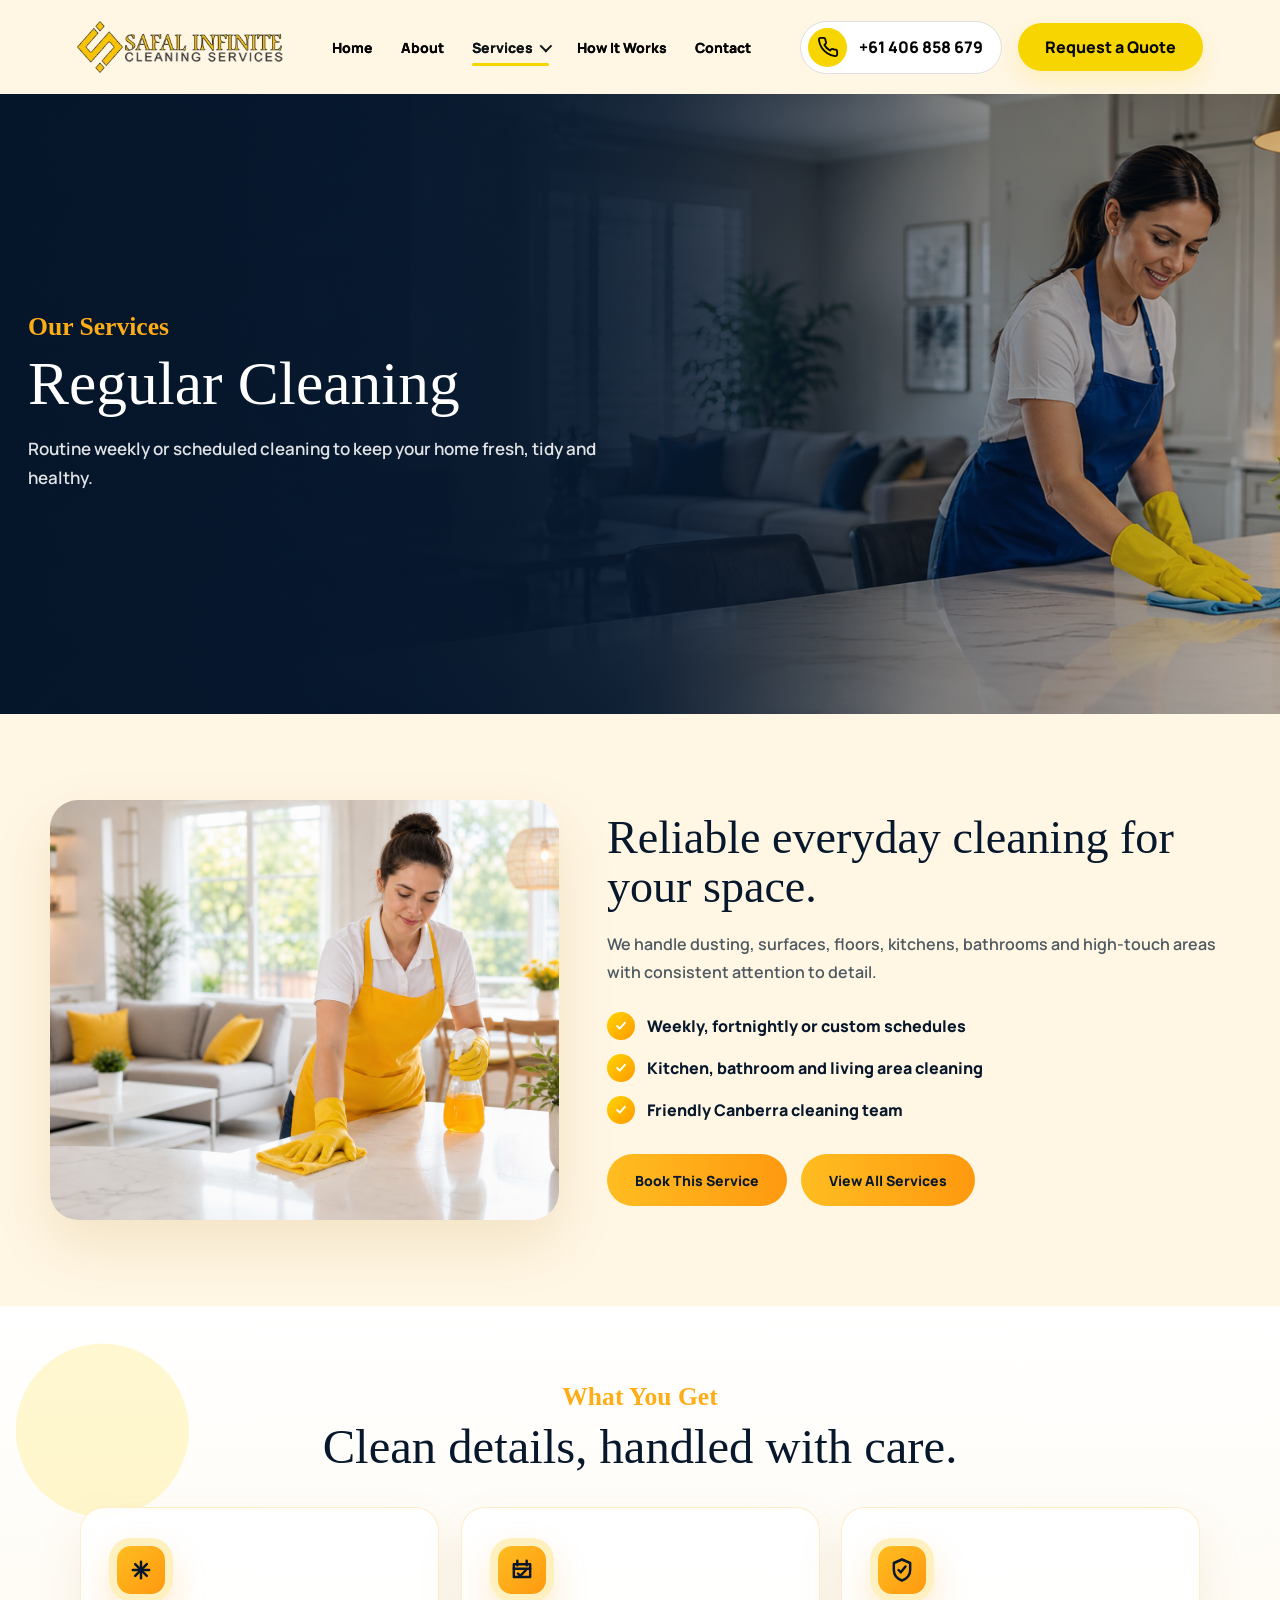
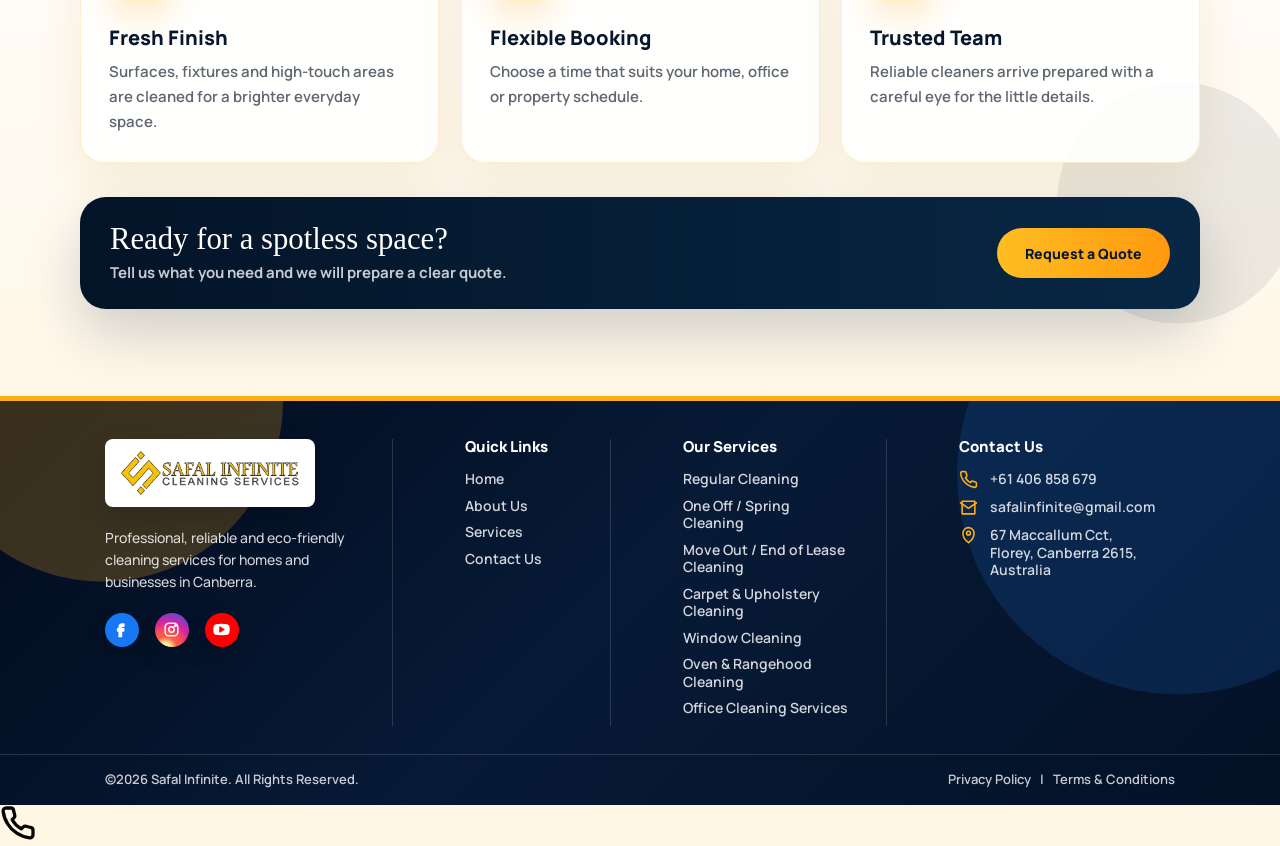
<file: pages/regular-cleaning.html>
<!doctype html><html lang="en"><head><meta charset="UTF-8" /><meta name="viewport" content="width=device-width, initial-scale=1.0" /><title>Regular Cleaning | Safal Infinite</title><link rel="preconnect" href="https://fonts.googleapis.com" /><link rel="preconnect" href="https://fonts.gstatic.com" crossorigin /><link href="https://fonts.googleapis.com/css2?family=Manrope:wght@400;500;600;700&display=swap" rel="stylesheet" /><link rel="stylesheet" href="../styles.css" /><link rel="stylesheet" href="css/service.css" /></head><body><header class="site-header">
      <a href="../index.html" class="brand" aria-label="Safal Infinite home">
        <img src="../assets/logo.png" alt="Safal Infinite" />
      </a>

      <nav class="main-nav" aria-label="Primary navigation">
        <a href="../index.html">Home</a>
        <a href="about.html">About</a>
        <div class="nav-dropdown">
          <a href="service.html" class="nav-dropdown-trigger active">Services</a>
          <div class="dropdown-menu" aria-label="Service menu">
            <a href="regular-cleaning.html">Regular Cleaning</a>
            <a href="spring-cleaning.html">One Off / Spring Cleaning</a>
            <a href="move-out-cleaning.html">Move Out / End of Lease Cleaning</a>
            <a href="carpet-upholstery-cleaning.html">Carpet &amp; Upholstery Cleaning</a>
            <a href="window-cleaning.html">Window Cleaning</a>
            <a href="oven-rangehood-cleaning.html">Oven &amp; Rangehood Cleaning</a>
            <a href="office-cleaning.html">Office Cleaning Services</a>
          </div>
        </div>
        <a href="how-it-work.html">How It Works</a>
        <a href="contact.html">Contact</a>
      </nav>

      <div class="header-actions">
        <a class="phone-pill" href="tel:+61406858679" aria-label="Call +61 406 858 679">
          <span class="phone-icon" aria-hidden="true">
            <svg viewBox="0 0 24 24">
              <path d="M22 16.9v3a2 2 0 0 1-2.2 2 19.8 19.8 0 0 1-8.6-3.1 19.4 19.4 0 0 1-6-6A19.8 19.8 0 0 1 2.1 4.2 2 2 0 0 1 4.1 2h3a2 2 0 0 1 2 1.7c.1 1 .4 1.9.7 2.8a2 2 0 0 1-.5 2.1L8.1 9.8a16 16 0 0 0 6.1 6.1l1.2-1.2a2 2 0 0 1 2.1-.5c.9.3 1.8.6 2.8.7a2 2 0 0 1 1.7 2Z" />
            </svg>
          </span>
          +61 406 858 679
        </a>
        <a class="quote-button" href="contact.html">Request a Quote</a>
      </div>
    </header><main><section class="inner-page-hero" style="--hero-image: url('../../assets/service/Regular%20Cleaning.png')"><div><p class="service-kicker">Our Services</p><h1>Regular Cleaning</h1><p>Routine weekly or scheduled cleaning to keep your home fresh, tidy and healthy.</p></div></section><section class="service-detail-section"><img src="../assets/service-regular-cleaning.png" alt="Regular cleaning" /><div class="service-detail-copy"><h2>Reliable everyday cleaning for your space.</h2><p>We handle dusting, surfaces, floors, kitchens, bathrooms and high-touch areas with consistent attention to detail.</p><ul class="feature-list"><li>Weekly, fortnightly or custom schedules</li><li>Kitchen, bathroom and living area cleaning</li><li>Friendly Canberra cleaning team</li></ul><div class="detail-actions"><a href="contact.html">Book This Service</a><a href="service.html">View All Services</a></div></div></section><section class="service-detail-extras"><div class="service-extra-head"><p class="service-kicker">What You Get</p><h2>Clean details, handled with care.</h2></div><div class="service-extra-grid"><article><span aria-hidden="true"><svg viewBox="0 0 24 24"><path d="M5 12h14" /><path d="M12 5v14" /><path d="m7 7 10 10" /><path d="m17 7-10 10" /></svg></span><h3>Fresh Finish</h3><p>Surfaces, fixtures and high-touch areas are cleaned for a brighter everyday space.</p></article><article><span aria-hidden="true"><svg viewBox="0 0 24 24"><path d="M5 7h14v11H5z" /><path d="M8 4v4M16 4v4M5 11h14" /><path d="m8.5 15 2 2 5-5" /></svg></span><h3>Flexible Booking</h3><p>Choose a time that suits your home, office or property schedule.</p></article><article><span aria-hidden="true"><svg viewBox="0 0 24 24"><path d="M12 3 5 6v6c0 4.5 3 7.5 7 9 4-1.5 7-4.5 7-9V6l-7-3Z" /><path d="m9 12 2 2 4-5" /></svg></span><h3>Trusted Team</h3><p>Reliable cleaners arrive prepared with a careful eye for the little details.</p></article></div><div class="service-mini-cta"><div><strong>Ready for a spotless space?</strong><p>Tell us what you need and we will prepare a clear quote.</p></div><a href="contact.html">Request a Quote</a></div></section></main><footer class="site-footer">
      <div class="footer-main">
        <div class="footer-brand">
          <img src="../assets/logo.png" alt="Safal Infinite" />
          <p>
            Professional, reliable and eco-friendly cleaning services for homes
            and businesses in Canberra.
          </p>
          <div class="footer-social" aria-label="Social links">
            <a href="#" class="facebook" aria-label="Facebook">
              <svg viewBox="0 0 24 24" aria-hidden="true">
                <path d="M15 8h-2c-.6 0-1 .4-1 1v2h3l-.4 3H12v7H9v-7H7v-3h2V9c0-2.2 1.3-4 4-4h2v3Z" />
              </svg>
            </a>
            <a href="#" class="instagram" aria-label="Instagram">
              <svg viewBox="0 0 24 24" aria-hidden="true">
                <rect x="4" y="4" width="16" height="16" rx="5" />
                <circle cx="12" cy="12" r="3.4" />
                <circle cx="17" cy="7" r="1" />
              </svg>
            </a>
            <a href="#" class="youtube" aria-label="YouTube">
              <svg viewBox="0 0 24 24" aria-hidden="true">
                <path d="M21 8.2a3 3 0 0 0-2.1-2.1C17 5.6 12 5.6 12 5.6s-5 0-6.9.5A3 3 0 0 0 3 8.2 31 31 0 0 0 2.5 12a31 31 0 0 0 .5 3.8 3 3 0 0 0 2.1 2.1c1.9.5 6.9.5 6.9.5s5 0 6.9-.5a3 3 0 0 0 2.1-2.1 31 31 0 0 0 .5-3.8 31 31 0 0 0-.5-3.8Z" />
                <path d="m10 15 5-3-5-3v6Z" />
              </svg>
            </a>
          </div>
        </div>

        <nav class="footer-column" aria-label="Footer quick links">
          <h2>Quick Links</h2>
          <a href="../index.html">Home</a>
          <a href="about.html">About Us</a>
          <a href="service.html">Services</a>
          <a href="contact.html">Contact Us</a>
        </nav>

        <nav class="footer-column" aria-label="Footer services">
          <h2>Our Services</h2>
          <a href="regular-cleaning.html">Regular Cleaning</a>
          <a href="spring-cleaning.html">One Off / Spring Cleaning</a>
          <a href="move-out-cleaning.html">Move Out / End of Lease Cleaning</a>
          <a href="carpet-upholstery-cleaning.html">Carpet &amp; Upholstery Cleaning</a>
          <a href="window-cleaning.html">Window Cleaning</a>
          <a href="oven-rangehood-cleaning.html">Oven &amp; Rangehood Cleaning</a>
          <a href="office-cleaning.html">Office Cleaning Services</a>
        </nav>

        <div class="footer-column footer-contact">
          <h2>Contact Us</h2>
          <a href="tel:+61406858679">
            <svg viewBox="0 0 24 24" aria-hidden="true">
              <path d="M22 16.9v3a2 2 0 0 1-2.2 2 19.8 19.8 0 0 1-8.6-3.1 19.4 19.4 0 0 1-6-6A19.8 19.8 0 0 1 2.1 4.2 2 2 0 0 1 4.1 2h3a2 2 0 0 1 2 1.7c.1 1 .4 1.9.7 2.8a2 2 0 0 1-.5 2.1L8.1 9.8a16 16 0 0 0 6.1 6.1l1.2-1.2a2 2 0 0 1 2.1-.5c.9.3 1.8.6 2.8.7a2 2 0 0 1 1.7 2Z" />
            </svg>
            +61 406 858 679
          </a>
          <a href="mailto:safalinfinite@gmail.com">
            <svg viewBox="0 0 24 24" aria-hidden="true">
              <path d="M4 4h16v16H4z" />
              <path d="m22 6-10 7L2 6" />
            </svg>
            safalinfinite@gmail.com
          </a>
          <p>
            <svg viewBox="0 0 24 24" aria-hidden="true">
              <path d="M12 21s7-5.3 7-12a7 7 0 0 0-14 0c0 6.7 7 12 7 12Z" />
              <circle cx="12" cy="9" r="2.4" />
            </svg>
            67 Maccallum Cct,<br />Florey, Canberra 2615,<br />Australia
          </p>
        </div>
      </div>

      <div class="footer-bottom">
        <p>&copy;2026 Safal Infinite. All Rights Reserved.</p>
        <div>
          <a href="#">Privacy Policy</a>
          <span>|</span>
          <a href="#">Terms &amp; Conditions</a>
        </div>
      </div>
    </footer>
    <script src="../quote-popup.js"></script>
  </body></html>
</file>
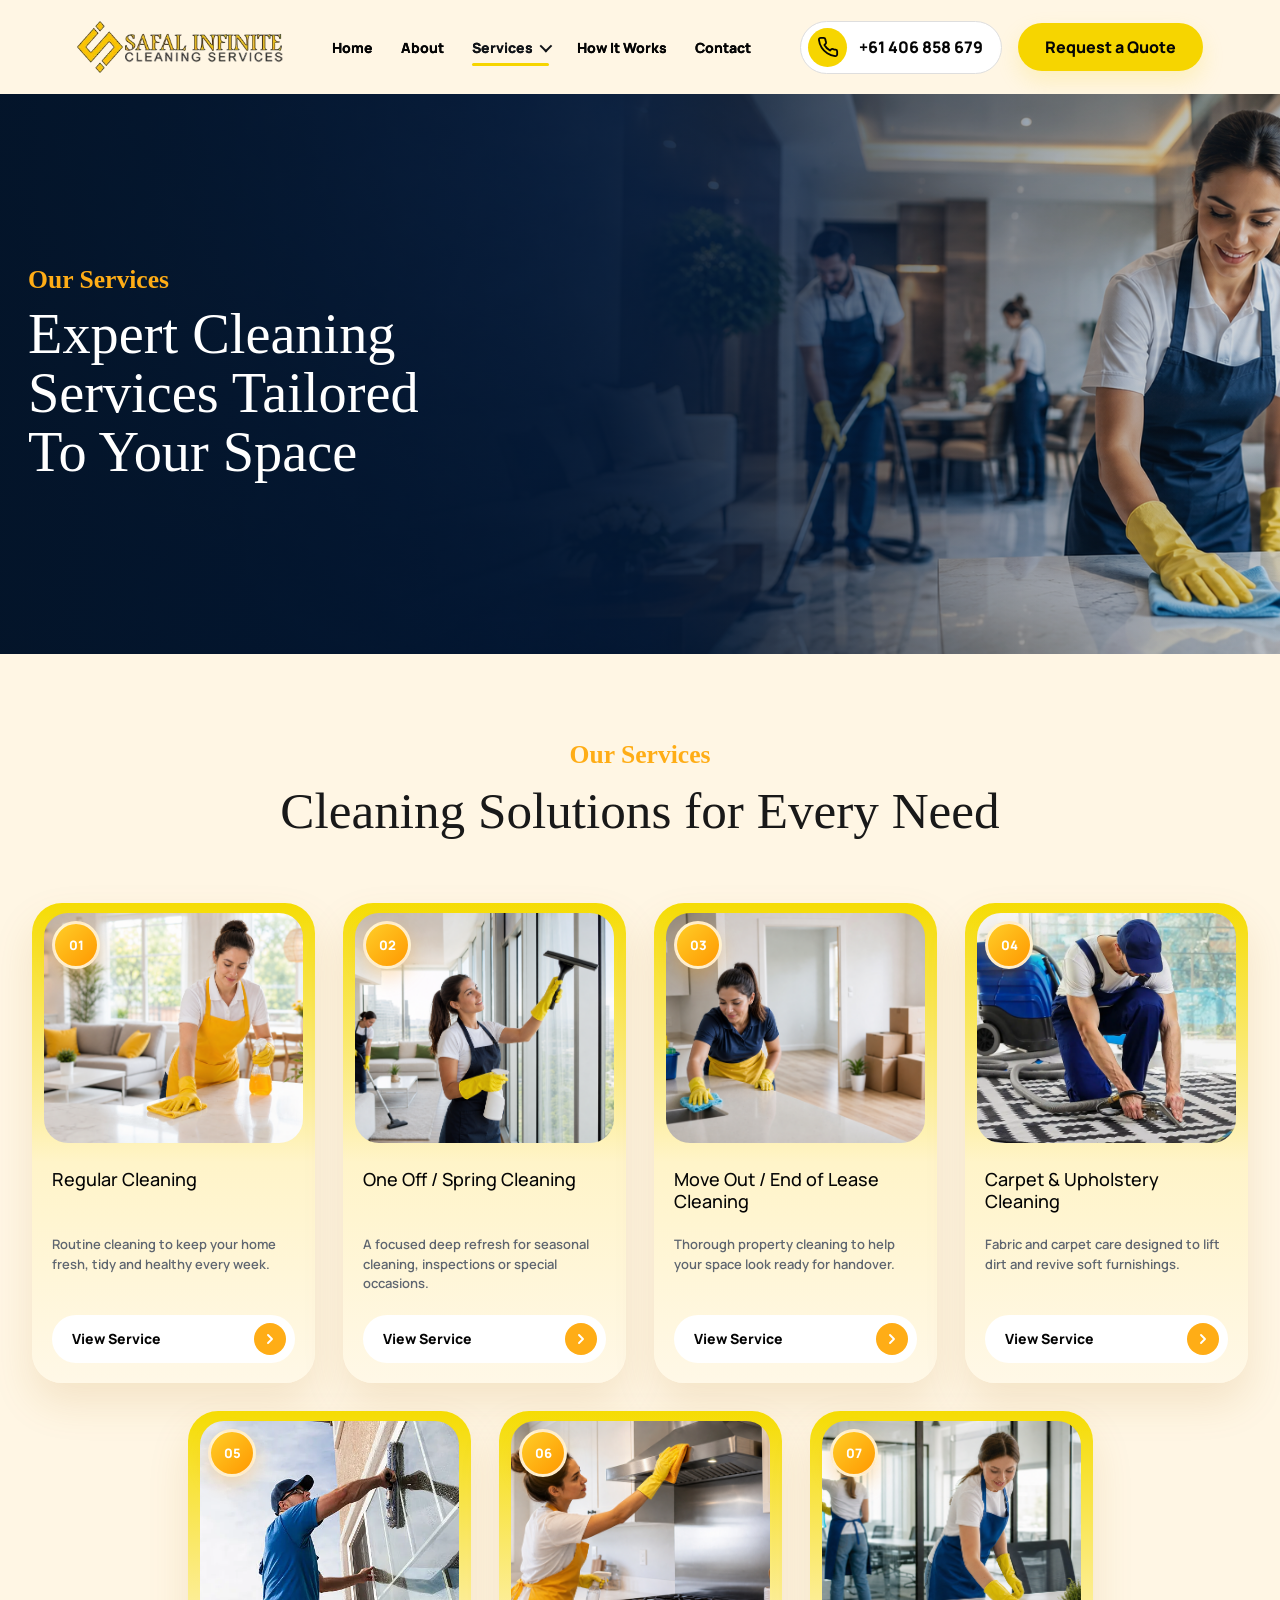
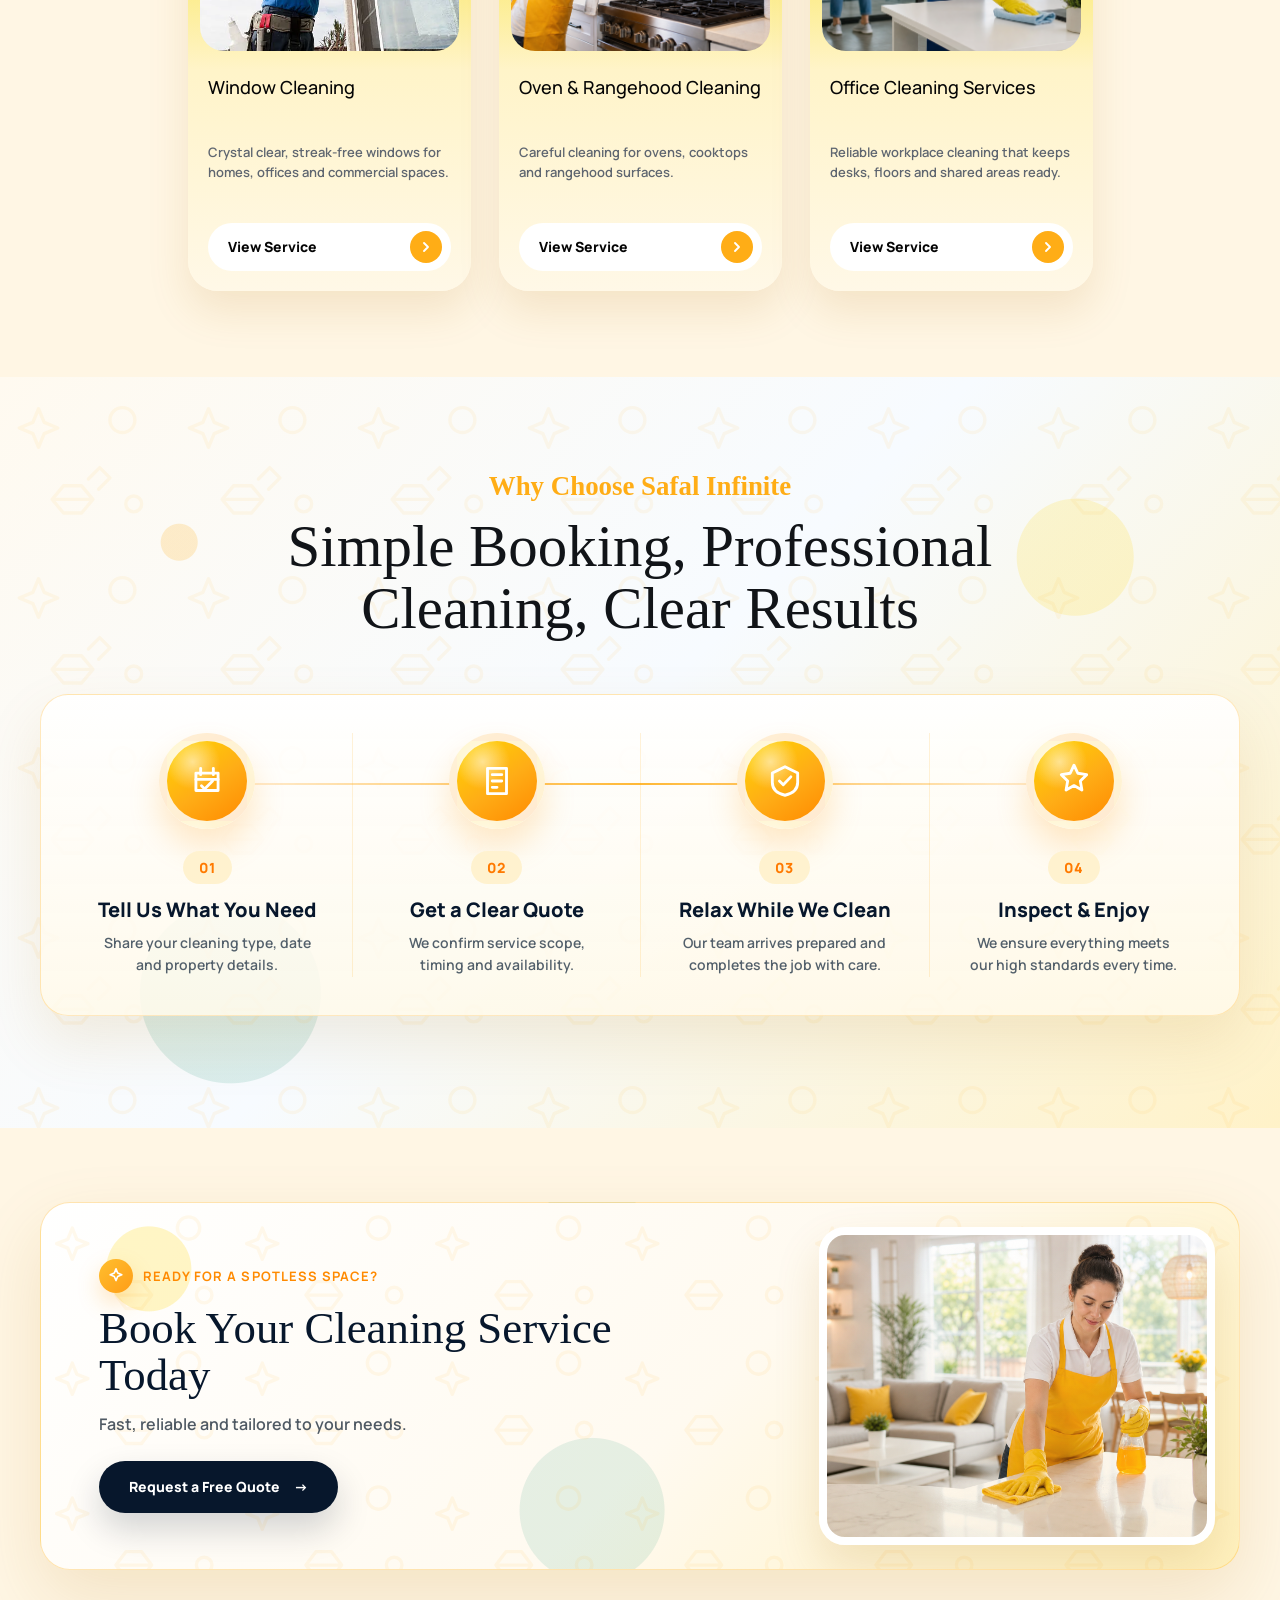
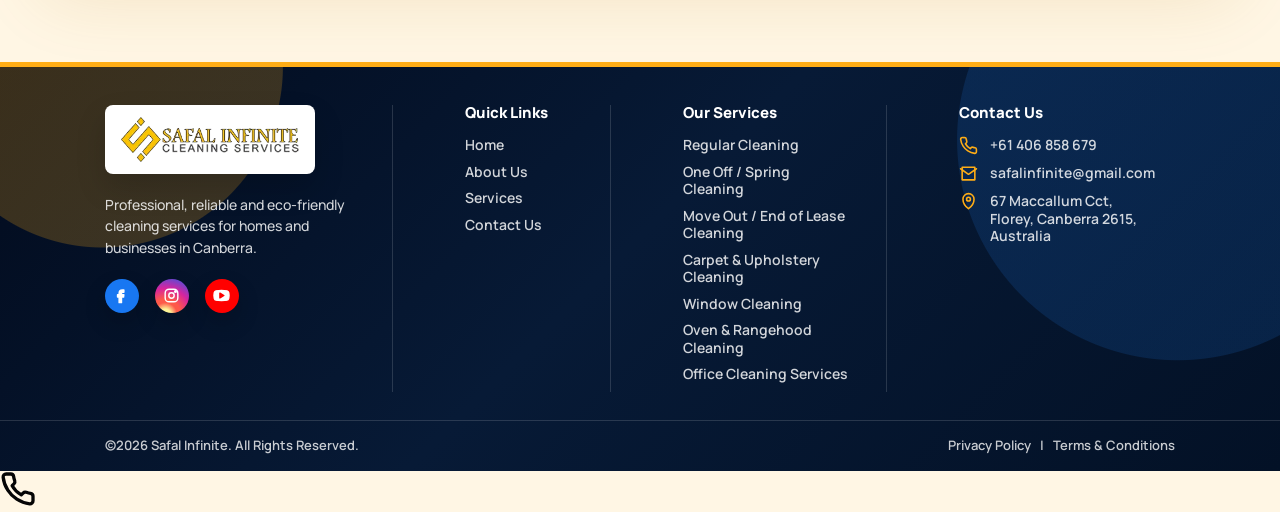
<file: pages/service.html>
<!doctype html>
<html lang="en">
  <head>
    <meta charset="UTF-8" />
    <meta name="viewport" content="width=device-width, initial-scale=1.0" />
    <title>Services | Safal Infinite</title>
    <link rel="preconnect" href="https://fonts.googleapis.com" />
    <link rel="preconnect" href="https://fonts.gstatic.com" crossorigin />
    <link
      href="https://fonts.googleapis.com/css2?family=Manrope:wght@400;500;600;700&display=swap"
      rel="stylesheet"
    />
    <link rel="stylesheet" href="../styles.css" />
    <link rel="stylesheet" href="css/service.css" />
  </head>
  <body>
    <header class="site-header">
      <a href="../index.html" class="brand" aria-label="Safal Infinite home">
        <img src="../assets/logo.png" alt="Safal Infinite" />
      </a>

      <nav class="main-nav" aria-label="Primary navigation">
        <a href="../index.html">Home</a>
        <a href="about.html">About</a>
        <div class="nav-dropdown">
          <a href="service.html" class="nav-dropdown-trigger active">Services</a>
          <div class="dropdown-menu" aria-label="Service menu">
            <a href="regular-cleaning.html">Regular Cleaning</a>
            <a href="spring-cleaning.html">One Off / Spring Cleaning</a>
            <a href="move-out-cleaning.html">Move Out / End of Lease Cleaning</a>
            <a href="carpet-upholstery-cleaning.html">Carpet &amp; Upholstery Cleaning</a>
            <a href="window-cleaning.html">Window Cleaning</a>
            <a href="oven-rangehood-cleaning.html">Oven &amp; Rangehood Cleaning</a>
            <a href="office-cleaning.html">Office Cleaning Services</a>
          </div>
        </div>
        <a href="how-it-work.html">How It Works</a>
        <a href="contact.html">Contact</a>
      </nav>

      <div class="header-actions">
        <a class="phone-pill" href="tel:+61406858679" aria-label="Call +61 406 858 679">
          <span class="phone-icon" aria-hidden="true">
            <svg viewBox="0 0 24 24">
              <path d="M22 16.9v3a2 2 0 0 1-2.2 2 19.8 19.8 0 0 1-8.6-3.1 19.4 19.4 0 0 1-6-6A19.8 19.8 0 0 1 2.1 4.2 2 2 0 0 1 4.1 2h3a2 2 0 0 1 2 1.7c.1 1 .4 1.9.7 2.8a2 2 0 0 1-.5 2.1L8.1 9.8a16 16 0 0 0 6.1 6.1l1.2-1.2a2 2 0 0 1 2.1-.5c.9.3 1.8.6 2.8.7a2 2 0 0 1 1.7 2Z" />
            </svg>
          </span>
          +61 406 858 679
        </a>
        <a class="quote-button" href="contact.html">Request a Quote</a>
      </div>
    </header>

    <main>
      <section class="service-page-hero">
        <div>
          <p class="service-kicker">Our Services</p>
          <h1><span>Expert Cleaning</span><span>Services Tailored</span><span>To Your Space</span></h1>
        </div>
      </section>

      <section class="service-page-intro" aria-label="Our services">
        <p class="service-kicker">Our Services</p>
        <h2>Cleaning Solutions for Every Need</h2>
      </section>

      <section class="services-page-grid" aria-label="Safal Infinite services">
        <article id="regular-cleaning" class="service-page-card">
          <span class="service-number">01</span>
          <img src="../assets/service-regular-cleaning.png" alt="Regular cleaning services" />
          <div>
            <h3>Regular Cleaning</h3>
            <p>Routine cleaning to keep your home fresh, tidy and healthy every week.</p>
            <a href="regular-cleaning.html"><span>View Service</span><svg viewBox="0 0 24 24" aria-hidden="true"><path d="m9 18 6-6-6-6" /></svg></a>
          </div>
        </article>

        <article id="spring-cleaning" class="service-page-card">
          <span class="service-number">02</span>
          <img src="../assets/service-residential.png" alt="One off and spring cleaning services" />
          <div>
            <h3>One Off / Spring Cleaning</h3>
            <p>A focused deep refresh for seasonal cleaning, inspections or special occasions.</p>
            <a href="spring-cleaning.html"><span>View Service</span><svg viewBox="0 0 24 24" aria-hidden="true"><path d="m9 18 6-6-6-6" /></svg></a>
          </div>
        </article>

        <article id="move-out" class="service-page-card">
          <span class="service-number">03</span>
          <img src="../assets/service-move-out-cleaning.png" alt="Move out and end of lease cleaning services" />
          <div>
            <h3>Move Out / End of Lease Cleaning</h3>
            <p>Thorough property cleaning to help your space look ready for handover.</p>
            <a href="move-out-cleaning.html"><span>View Service</span><svg viewBox="0 0 24 24" aria-hidden="true"><path d="m9 18 6-6-6-6" /></svg></a>
          </div>
        </article>

        <article id="carpet" class="service-page-card">
          <span class="service-number">04</span>
          <img src="../assets/carpet.png" alt="Carpet and upholstery cleaning services" />
          <div>
            <h3>Carpet &amp; Upholstery Cleaning</h3>
            <p>Fabric and carpet care designed to lift dirt and revive soft furnishings.</p>
            <a href="carpet-upholstery-cleaning.html"><span>View Service</span><svg viewBox="0 0 24 24" aria-hidden="true"><path d="m9 18 6-6-6-6" /></svg></a>
          </div>
        </article>

        <article id="window" class="service-page-card">
          <span class="service-number">05</span>
          <img src="../assets/Window%20Cleaning%20Services.png" alt="Window cleaning services" />
          <div>
            <h3>Window Cleaning</h3>
            <p>Crystal clear, streak-free windows for homes, offices and commercial spaces.</p>
            <a href="window-cleaning.html"><span>View Service</span><svg viewBox="0 0 24 24" aria-hidden="true"><path d="m9 18 6-6-6-6" /></svg></a>
          </div>
        </article>

        <article id="oven" class="service-page-card">
          <span class="service-number">06</span>
          <img src="../assets/service-oven-rangehood.png" alt="Oven and rangehood cleaning services" />
          <div>
            <h3>Oven &amp; Rangehood Cleaning</h3>
            <p>Careful cleaning for ovens, cooktops and rangehood surfaces.</p>
            <a href="oven-rangehood-cleaning.html"><span>View Service</span><svg viewBox="0 0 24 24" aria-hidden="true"><path d="m9 18 6-6-6-6" /></svg></a>
          </div>
        </article>

        <article id="office" class="service-page-card">
          <span class="service-number">07</span>
          <img src="../assets/service-office.png" alt="Office cleaning services" />
          <div>
            <h3>Office Cleaning Services</h3>
            <p>Reliable workplace cleaning that keeps desks, floors and shared areas ready.</p>
            <a href="office-cleaning.html"><span>View Service</span><svg viewBox="0 0 24 24" aria-hidden="true"><path d="m9 18 6-6-6-6" /></svg></a>
          </div>
        </article>
      </section>

      <section class="service-why">
        <p class="service-kicker">Why Choose Safal Infinite</p>
        <h2>Simple Booking, Professional Cleaning, Clear Results</h2>
        <div class="service-process">
          <article>
            <span aria-hidden="true">
              <svg viewBox="0 0 24 24"><path d="M5 7h14v11H5z" /><path d="M8 4v4M16 4v4M5 11h14" /><path d="m8.5 15 2 2 5-5" /></svg>
            </span>
            <strong>01</strong>
            <h3>Tell Us What You Need</h3>
            <p>Share your cleaning type, date and property details.</p>
          </article>
          <article>
            <span aria-hidden="true">
              <svg viewBox="0 0 24 24"><path d="M6 4h12v16H6z" /><path d="M9 8h6M9 12h6M9 16h3" /></svg>
            </span>
            <strong>02</strong>
            <h3>Get a Clear Quote</h3>
            <p>We confirm service scope, timing and availability.</p>
          </article>
          <article>
            <span aria-hidden="true">
              <svg viewBox="0 0 24 24"><path d="M12 3 4 7v6c0 4.5 3.4 7 8 8 4.6-1 8-3.5 8-8V7l-8-4Z" /><path d="m8.5 12 2.4 2.4 4.8-5" /></svg>
            </span>
            <strong>03</strong>
            <h3>Relax While We Clean</h3>
            <p>Our team arrives prepared and completes the job with care.</p>
          </article>
          <article>
            <span aria-hidden="true">
              <svg viewBox="0 0 24 24"><path d="M12 2l2.4 5.1L20 8l-4 4 1 5.7-5-2.8-5 2.8 1-5.7-4-4 5.6-.9L12 2Z" /></svg>
            </span>
            <strong>04</strong>
            <h3>Inspect &amp; Enjoy</h3>
            <p>We ensure everything meets our high standards every time.</p>
          </article>
        </div>
      </section>

      <section class="service-cta">
        <div>
          <p class="service-kicker">Ready for a Spotless Space?</p>
          <h2><span>Book Your Cleaning </span><span>Service Today</span></h2>
          <p>Fast, reliable and tailored to your needs.</p>
        </div>
        <a href="contact.html">Request a Free Quote <span aria-hidden="true">-></span></a>
      </section>
    </main>

    <footer class="site-footer">
      <div class="footer-main">
        <div class="footer-brand">
          <img src="../assets/logo.png" alt="Safal Infinite" />
          <p>
            Professional, reliable and eco-friendly cleaning services for homes
            and businesses in Canberra.
          </p>
          <div class="footer-social" aria-label="Social links">
            <a href="#" class="facebook" aria-label="Facebook">
              <svg viewBox="0 0 24 24" aria-hidden="true">
                <path d="M15 8h-2c-.6 0-1 .4-1 1v2h3l-.4 3H12v7H9v-7H7v-3h2V9c0-2.2 1.3-4 4-4h2v3Z" />
              </svg>
            </a>
            <a href="#" class="instagram" aria-label="Instagram">
              <svg viewBox="0 0 24 24" aria-hidden="true">
                <rect x="4" y="4" width="16" height="16" rx="5" />
                <circle cx="12" cy="12" r="3.4" />
                <circle cx="17" cy="7" r="1" />
              </svg>
            </a>
            <a href="#" class="youtube" aria-label="YouTube">
              <svg viewBox="0 0 24 24" aria-hidden="true">
                <path d="M21 8.2a3 3 0 0 0-2.1-2.1C17 5.6 12 5.6 12 5.6s-5 0-6.9.5A3 3 0 0 0 3 8.2 31 31 0 0 0 2.5 12a31 31 0 0 0 .5 3.8 3 3 0 0 0 2.1 2.1c1.9.5 6.9.5 6.9.5s5 0 6.9-.5a3 3 0 0 0 2.1-2.1 31 31 0 0 0 .5-3.8 31 31 0 0 0-.5-3.8Z" />
                <path d="m10 15 5-3-5-3v6Z" />
              </svg>
            </a>
          </div>
        </div>

        <nav class="footer-column" aria-label="Footer quick links">
          <h2>Quick Links</h2>
          <a href="../index.html">Home</a>
          <a href="about.html">About Us</a>
          <a href="service.html">Services</a>
          <a href="contact.html">Contact Us</a>
        </nav>

        <nav class="footer-column" aria-label="Footer services">
          <h2>Our Services</h2>
          <a href="regular-cleaning.html">Regular Cleaning</a>
          <a href="spring-cleaning.html">One Off / Spring Cleaning</a>
          <a href="move-out-cleaning.html">Move Out / End of Lease Cleaning</a>
          <a href="carpet-upholstery-cleaning.html">Carpet &amp; Upholstery Cleaning</a>
          <a href="window-cleaning.html">Window Cleaning</a>
          <a href="oven-rangehood-cleaning.html">Oven &amp; Rangehood Cleaning</a>
          <a href="office-cleaning.html">Office Cleaning Services</a>
        </nav>

        <div class="footer-column footer-contact">
          <h2>Contact Us</h2>
          <a href="tel:+61406858679">
            <svg viewBox="0 0 24 24" aria-hidden="true">
              <path d="M22 16.9v3a2 2 0 0 1-2.2 2 19.8 19.8 0 0 1-8.6-3.1 19.4 19.4 0 0 1-6-6A19.8 19.8 0 0 1 2.1 4.2 2 2 0 0 1 4.1 2h3a2 2 0 0 1 2 1.7c.1 1 .4 1.9.7 2.8a2 2 0 0 1-.5 2.1L8.1 9.8a16 16 0 0 0 6.1 6.1l1.2-1.2a2 2 0 0 1 2.1-.5c.9.3 1.8.6 2.8.7a2 2 0 0 1 1.7 2Z" />
            </svg>
            +61 406 858 679
          </a>
          <a href="mailto:safalinfinite@gmail.com">
            <svg viewBox="0 0 24 24" aria-hidden="true">
              <path d="M4 4h16v16H4z" />
              <path d="m22 6-10 7L2 6" />
            </svg>
            safalinfinite@gmail.com
          </a>
          <p>
            <svg viewBox="0 0 24 24" aria-hidden="true">
              <path d="M12 21s7-5.3 7-12a7 7 0 0 0-14 0c0 6.7 7 12 7 12Z" />
              <circle cx="12" cy="9" r="2.4" />
            </svg>
            67 Maccallum Cct,<br />Florey, Canberra 2615,<br />Australia
          </p>
        </div>
      </div>

      <div class="footer-bottom">
        <p>&copy;2026 Safal Infinite. All Rights Reserved.</p>
        <div>
          <a href="#">Privacy Policy</a>
          <span>|</span>
          <a href="#">Terms &amp; Conditions</a>
        </div>
      </div>
    </footer>
    <script src="../quote-popup.js"></script>
  </body>
</html>
</file>
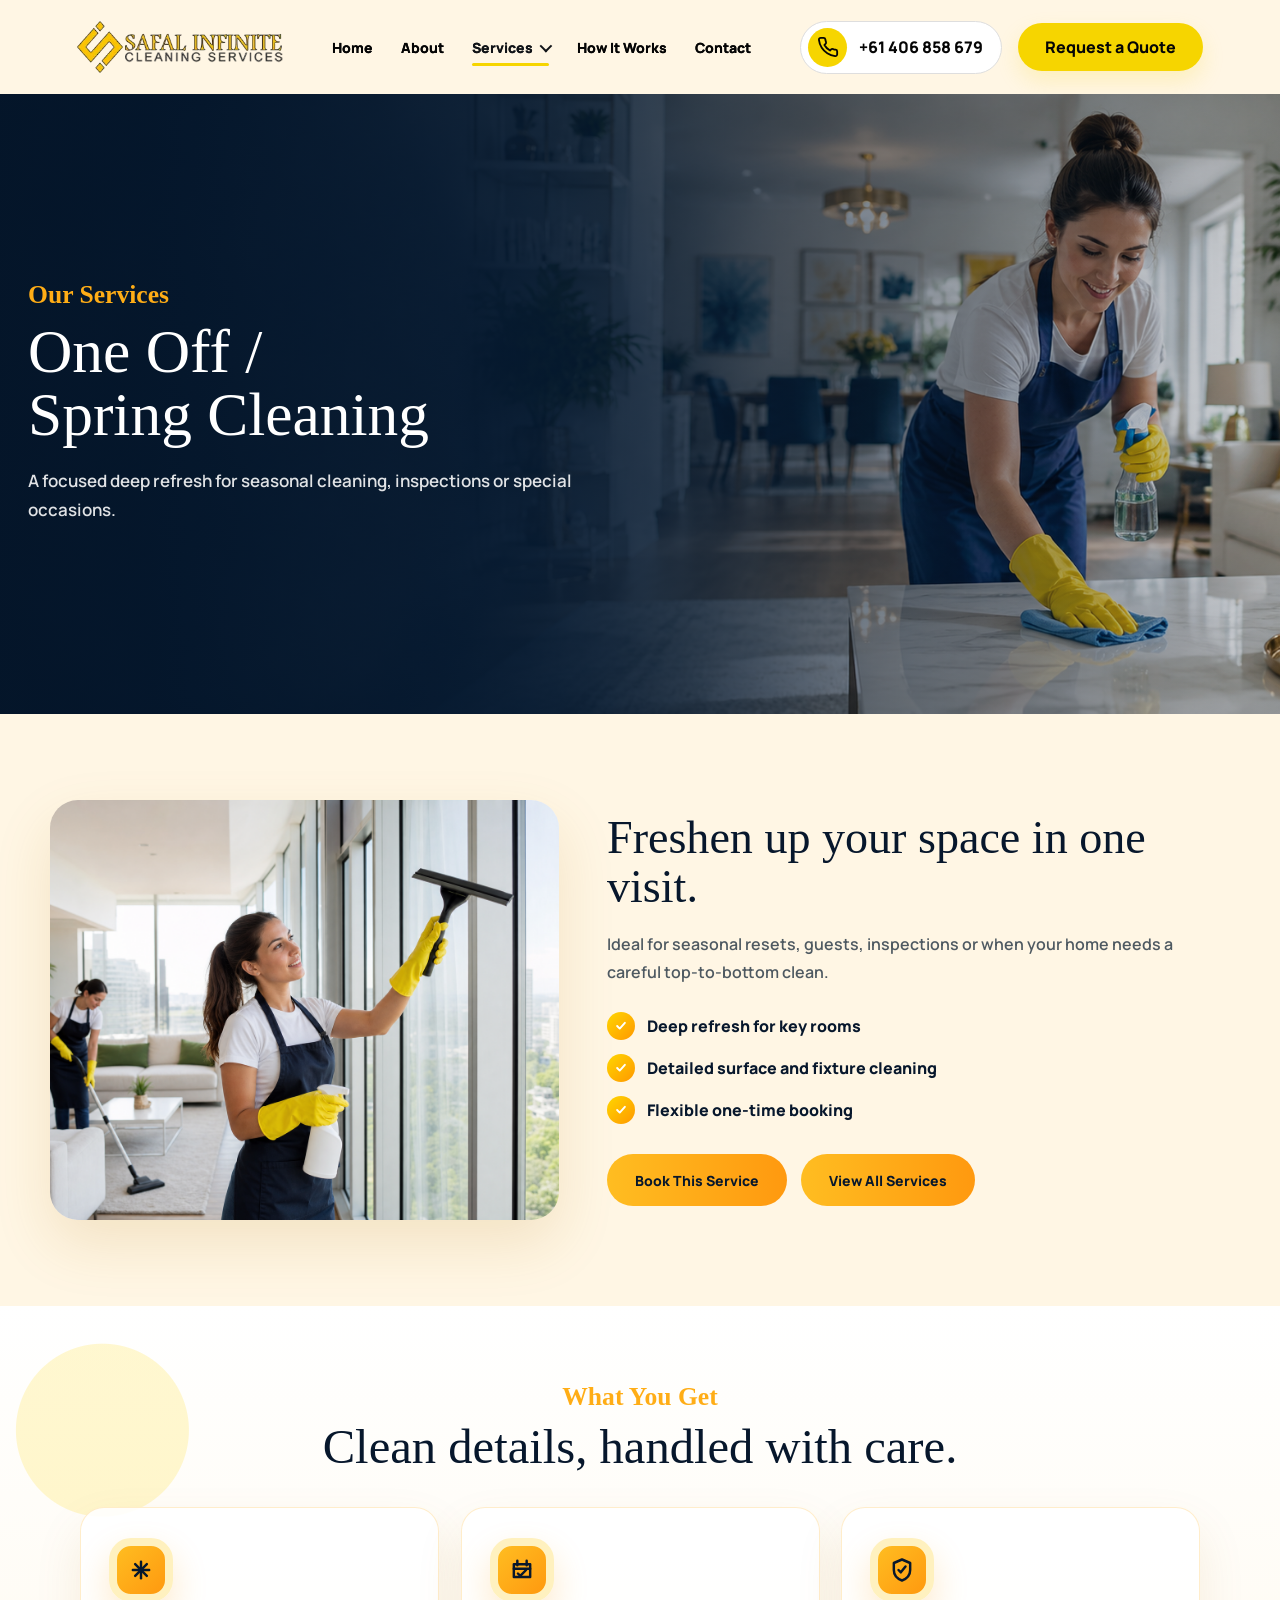
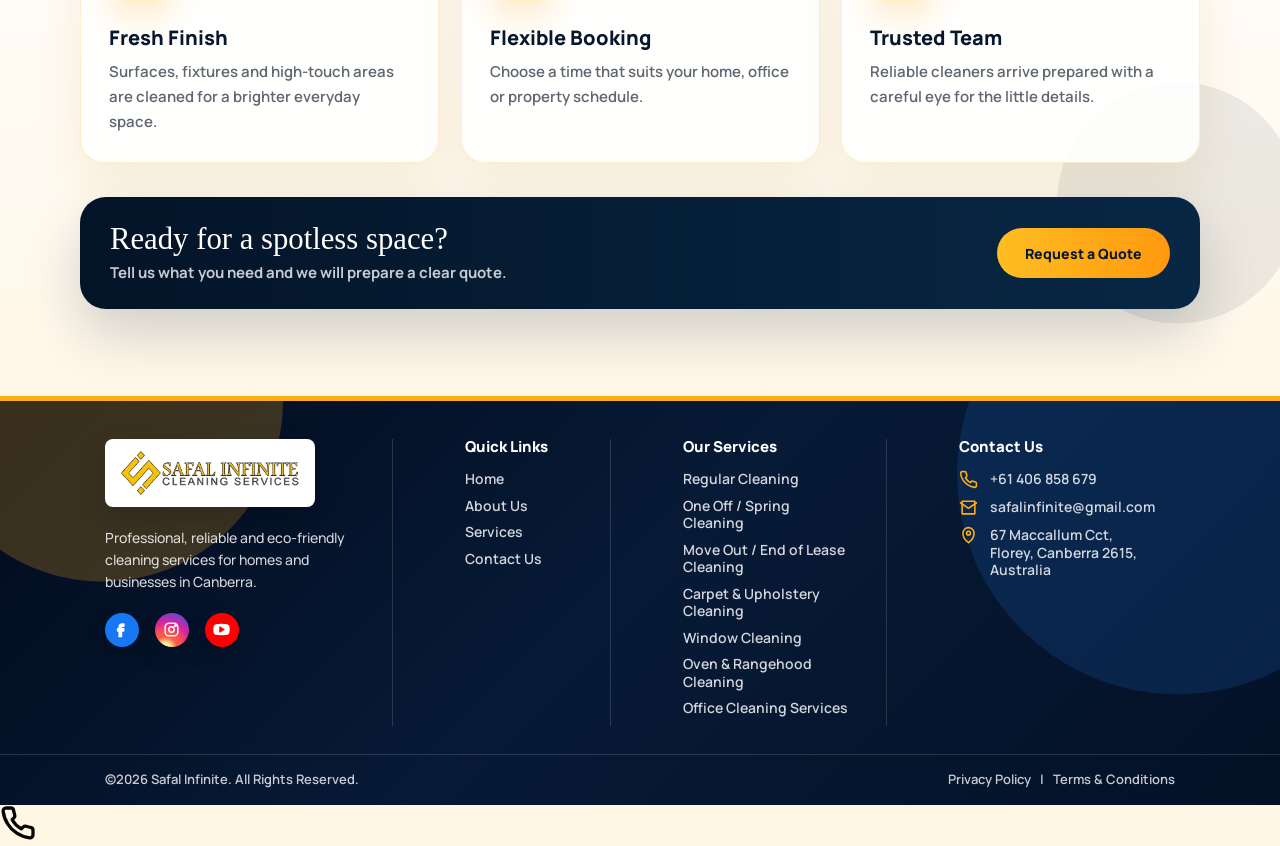
<file: pages/spring-cleaning.html>
<!doctype html><html lang="en"><head><meta charset="UTF-8" /><meta name="viewport" content="width=device-width, initial-scale=1.0" /><title>One Off / Spring Cleaning | Safal Infinite</title><link rel="preconnect" href="https://fonts.googleapis.com" /><link rel="preconnect" href="https://fonts.gstatic.com" crossorigin /><link href="https://fonts.googleapis.com/css2?family=Manrope:wght@400;500;600;700&display=swap" rel="stylesheet" /><link rel="stylesheet" href="../styles.css" /><link rel="stylesheet" href="css/service.css" /></head><body><header class="site-header">
      <a href="../index.html" class="brand" aria-label="Safal Infinite home">
        <img src="../assets/logo.png" alt="Safal Infinite" />
      </a>

      <nav class="main-nav" aria-label="Primary navigation">
        <a href="../index.html">Home</a>
        <a href="about.html">About</a>
        <div class="nav-dropdown">
          <a href="service.html" class="nav-dropdown-trigger active">Services</a>
          <div class="dropdown-menu" aria-label="Service menu">
            <a href="regular-cleaning.html">Regular Cleaning</a>
            <a href="spring-cleaning.html">One Off / Spring Cleaning</a>
            <a href="move-out-cleaning.html">Move Out / End of Lease Cleaning</a>
            <a href="carpet-upholstery-cleaning.html">Carpet &amp; Upholstery Cleaning</a>
            <a href="window-cleaning.html">Window Cleaning</a>
            <a href="oven-rangehood-cleaning.html">Oven &amp; Rangehood Cleaning</a>
            <a href="office-cleaning.html">Office Cleaning Services</a>
          </div>
        </div>
        <a href="how-it-work.html">How It Works</a>
        <a href="contact.html">Contact</a>
      </nav>

      <div class="header-actions">
        <a class="phone-pill" href="tel:+61406858679" aria-label="Call +61 406 858 679">
          <span class="phone-icon" aria-hidden="true">
            <svg viewBox="0 0 24 24">
              <path d="M22 16.9v3a2 2 0 0 1-2.2 2 19.8 19.8 0 0 1-8.6-3.1 19.4 19.4 0 0 1-6-6A19.8 19.8 0 0 1 2.1 4.2 2 2 0 0 1 4.1 2h3a2 2 0 0 1 2 1.7c.1 1 .4 1.9.7 2.8a2 2 0 0 1-.5 2.1L8.1 9.8a16 16 0 0 0 6.1 6.1l1.2-1.2a2 2 0 0 1 2.1-.5c.9.3 1.8.6 2.8.7a2 2 0 0 1 1.7 2Z" />
            </svg>
          </span>
          +61 406 858 679
        </a>
        <a class="quote-button" href="contact.html">Request a Quote</a>
      </div>
</header><main><section class="inner-page-hero" style="--hero-image: url('../../assets/service/One%20Off%20Spring%20Cleaning.png')"><div><p class="service-kicker">Our Services</p><h1>One Off /<br />Spring Cleaning</h1><p>A focused deep refresh for seasonal cleaning, inspections or special occasions.</p></div></section><section class="service-detail-section"><img src="../assets/service-residential.png" alt="Spring cleaning" /><div class="service-detail-copy"><h2>Freshen up your space in one visit.</h2><p>Ideal for seasonal resets, guests, inspections or when your home needs a careful top-to-bottom clean.</p><ul class="feature-list"><li>Deep refresh for key rooms</li><li>Detailed surface and fixture cleaning</li><li>Flexible one-time booking</li></ul><div class="detail-actions"><a href="contact.html">Book This Service</a><a href="service.html">View All Services</a></div></div></section><section class="service-detail-extras"><div class="service-extra-head"><p class="service-kicker">What You Get</p><h2>Clean details, handled with care.</h2></div><div class="service-extra-grid"><article><span aria-hidden="true"><svg viewBox="0 0 24 24"><path d="M5 12h14" /><path d="M12 5v14" /><path d="m7 7 10 10" /><path d="m17 7-10 10" /></svg></span><h3>Fresh Finish</h3><p>Surfaces, fixtures and high-touch areas are cleaned for a brighter everyday space.</p></article><article><span aria-hidden="true"><svg viewBox="0 0 24 24"><path d="M5 7h14v11H5z" /><path d="M8 4v4M16 4v4M5 11h14" /><path d="m8.5 15 2 2 5-5" /></svg></span><h3>Flexible Booking</h3><p>Choose a time that suits your home, office or property schedule.</p></article><article><span aria-hidden="true"><svg viewBox="0 0 24 24"><path d="M12 3 5 6v6c0 4.5 3 7.5 7 9 4-1.5 7-4.5 7-9V6l-7-3Z" /><path d="m9 12 2 2 4-5" /></svg></span><h3>Trusted Team</h3><p>Reliable cleaners arrive prepared with a careful eye for the little details.</p></article></div><div class="service-mini-cta"><div><strong>Ready for a spotless space?</strong><p>Tell us what you need and we will prepare a clear quote.</p></div><a href="contact.html">Request a Quote</a></div></section></main><footer class="site-footer">
      <div class="footer-main">
        <div class="footer-brand">
          <img src="../assets/logo.png" alt="Safal Infinite" />
          <p>
            Professional, reliable and eco-friendly cleaning services for homes
            and businesses in Canberra.
          </p>
          <div class="footer-social" aria-label="Social links">
            <a href="#" class="facebook" aria-label="Facebook">
              <svg viewBox="0 0 24 24" aria-hidden="true">
                <path d="M15 8h-2c-.6 0-1 .4-1 1v2h3l-.4 3H12v7H9v-7H7v-3h2V9c0-2.2 1.3-4 4-4h2v3Z" />
              </svg>
            </a>
            <a href="#" class="instagram" aria-label="Instagram">
              <svg viewBox="0 0 24 24" aria-hidden="true">
                <rect x="4" y="4" width="16" height="16" rx="5" />
                <circle cx="12" cy="12" r="3.4" />
                <circle cx="17" cy="7" r="1" />
              </svg>
            </a>
            <a href="#" class="youtube" aria-label="YouTube">
              <svg viewBox="0 0 24 24" aria-hidden="true">
                <path d="M21 8.2a3 3 0 0 0-2.1-2.1C17 5.6 12 5.6 12 5.6s-5 0-6.9.5A3 3 0 0 0 3 8.2 31 31 0 0 0 2.5 12a31 31 0 0 0 .5 3.8 3 3 0 0 0 2.1 2.1c1.9.5 6.9.5 6.9.5s5 0 6.9-.5a3 3 0 0 0 2.1-2.1 31 31 0 0 0 .5-3.8 31 31 0 0 0-.5-3.8Z" />
                <path d="m10 15 5-3-5-3v6Z" />
              </svg>
            </a>
          </div>
        </div>

        <nav class="footer-column" aria-label="Footer quick links">
          <h2>Quick Links</h2>
          <a href="../index.html">Home</a>
          <a href="about.html">About Us</a>
          <a href="service.html">Services</a>
          <a href="contact.html">Contact Us</a>
        </nav>

        <nav class="footer-column" aria-label="Footer services">
          <h2>Our Services</h2>
          <a href="regular-cleaning.html">Regular Cleaning</a>
          <a href="spring-cleaning.html">One Off / Spring Cleaning</a>
          <a href="move-out-cleaning.html">Move Out / End of Lease Cleaning</a>
          <a href="carpet-upholstery-cleaning.html">Carpet &amp; Upholstery Cleaning</a>
          <a href="window-cleaning.html">Window Cleaning</a>
          <a href="oven-rangehood-cleaning.html">Oven &amp; Rangehood Cleaning</a>
          <a href="office-cleaning.html">Office Cleaning Services</a>
        </nav>

        <div class="footer-column footer-contact">
          <h2>Contact Us</h2>
          <a href="tel:+61406858679">
            <svg viewBox="0 0 24 24" aria-hidden="true">
              <path d="M22 16.9v3a2 2 0 0 1-2.2 2 19.8 19.8 0 0 1-8.6-3.1 19.4 19.4 0 0 1-6-6A19.8 19.8 0 0 1 2.1 4.2 2 2 0 0 1 4.1 2h3a2 2 0 0 1 2 1.7c.1 1 .4 1.9.7 2.8a2 2 0 0 1-.5 2.1L8.1 9.8a16 16 0 0 0 6.1 6.1l1.2-1.2a2 2 0 0 1 2.1-.5c.9.3 1.8.6 2.8.7a2 2 0 0 1 1.7 2Z" />
            </svg>
            +61 406 858 679
          </a>
          <a href="mailto:safalinfinite@gmail.com">
            <svg viewBox="0 0 24 24" aria-hidden="true">
              <path d="M4 4h16v16H4z" />
              <path d="m22 6-10 7L2 6" />
            </svg>
            safalinfinite@gmail.com
          </a>
          <p>
            <svg viewBox="0 0 24 24" aria-hidden="true">
              <path d="M12 21s7-5.3 7-12a7 7 0 0 0-14 0c0 6.7 7 12 7 12Z" />
              <circle cx="12" cy="9" r="2.4" />
            </svg>
            67 Maccallum Cct,<br />Florey, Canberra 2615,<br />Australia
          </p>
        </div>
      </div>

      <div class="footer-bottom">
        <p>&copy;2026 Safal Infinite. All Rights Reserved.</p>
        <div>
          <a href="#">Privacy Policy</a>
          <span>|</span>
          <a href="#">Terms &amp; Conditions</a>
        </div>
      </div>
    </footer>
    <script src="../quote-popup.js"></script>
  </body></html>
</file>
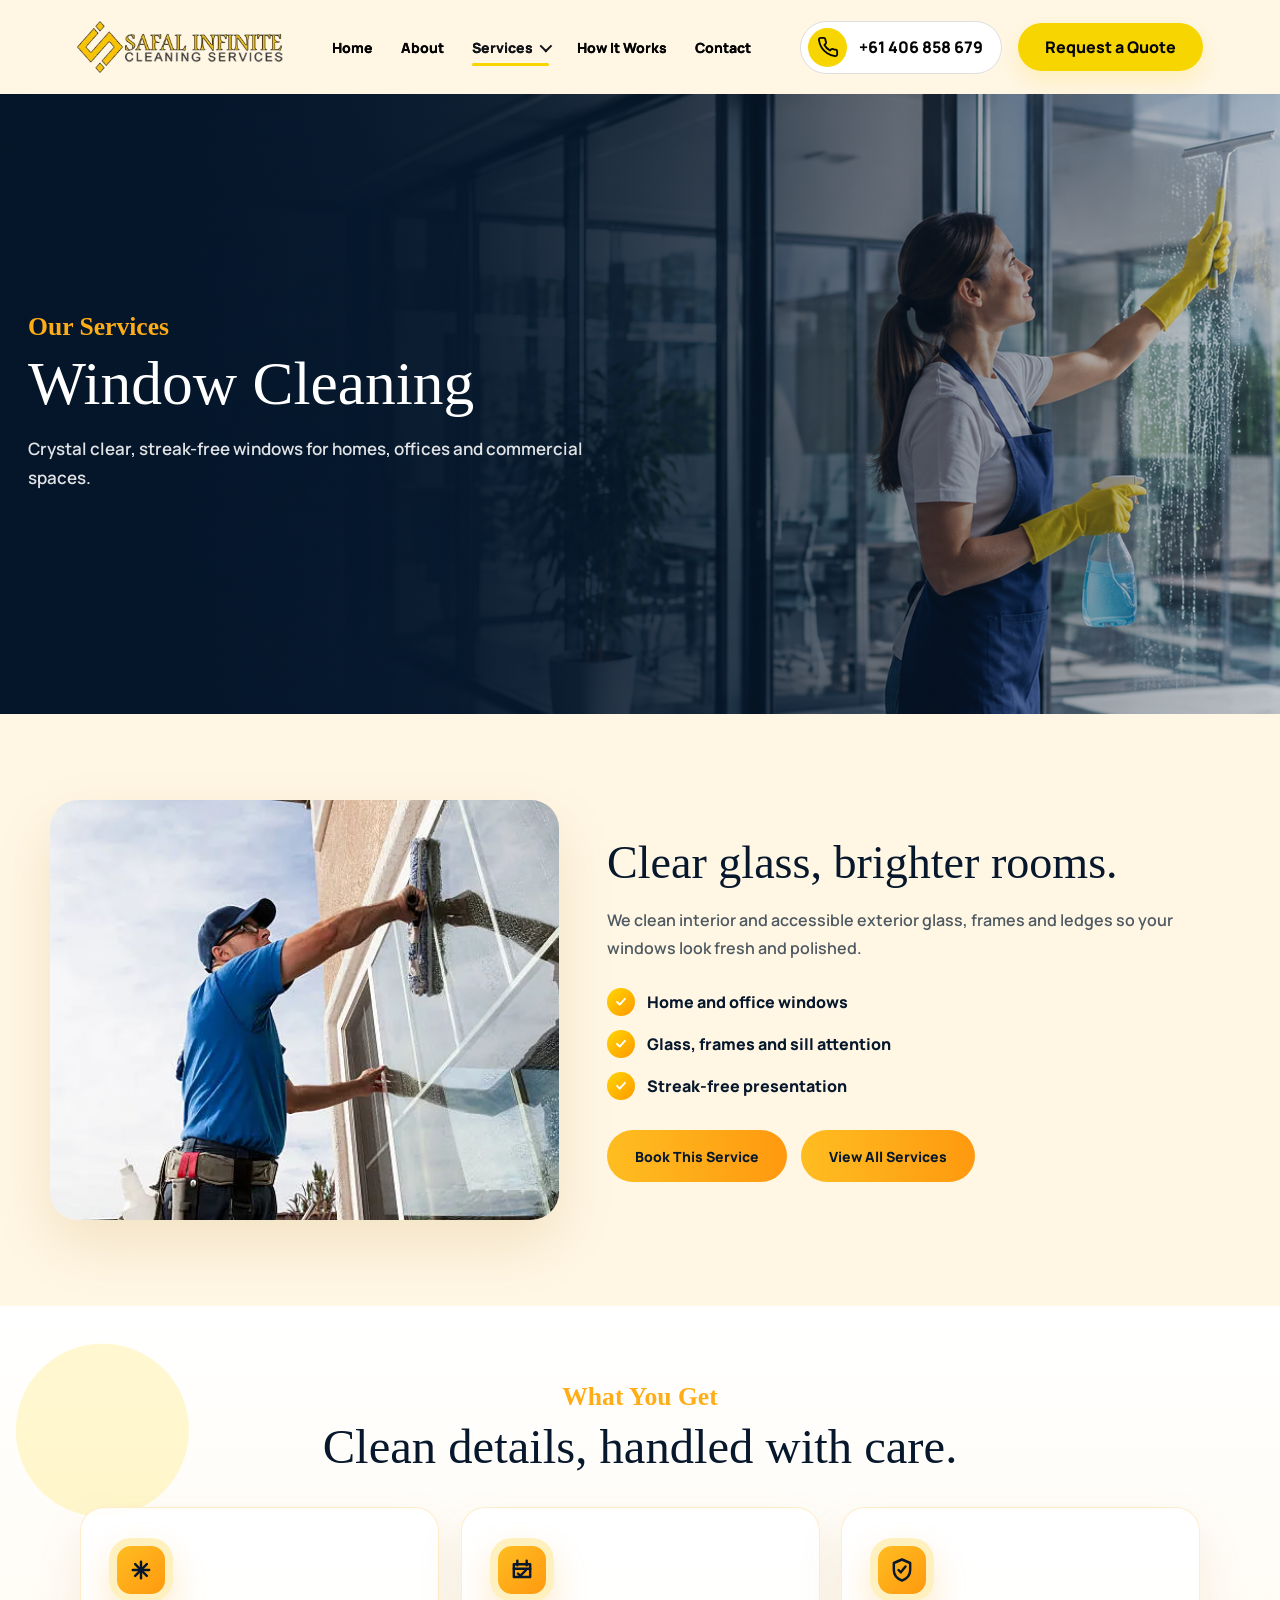
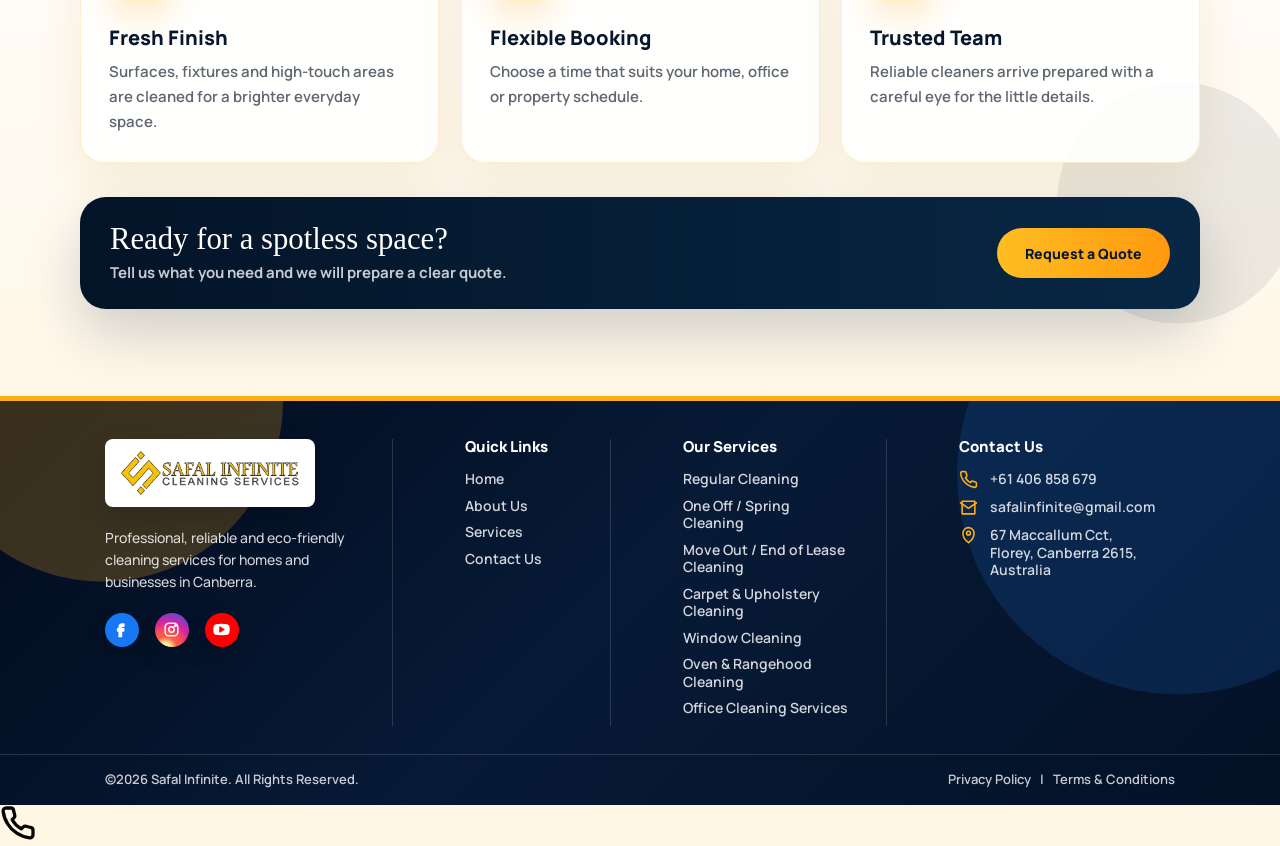
<file: pages/window-cleaning.html>
<!doctype html><html lang="en"><head><meta charset="UTF-8" /><meta name="viewport" content="width=device-width, initial-scale=1.0" /><title>Window Cleaning | Safal Infinite</title><link rel="preconnect" href="https://fonts.googleapis.com" /><link rel="preconnect" href="https://fonts.gstatic.com" crossorigin /><link href="https://fonts.googleapis.com/css2?family=Manrope:wght@400;500;600;700&display=swap" rel="stylesheet" /><link rel="stylesheet" href="../styles.css" /><link rel="stylesheet" href="css/service.css" /></head><body><header class="site-header">
      <a href="../index.html" class="brand" aria-label="Safal Infinite home">
        <img src="../assets/logo.png" alt="Safal Infinite" />
      </a>

      <nav class="main-nav" aria-label="Primary navigation">
        <a href="../index.html">Home</a>
        <a href="about.html">About</a>
        <div class="nav-dropdown">
          <a href="service.html" class="nav-dropdown-trigger active">Services</a>
          <div class="dropdown-menu" aria-label="Service menu">
            <a href="regular-cleaning.html">Regular Cleaning</a>
            <a href="spring-cleaning.html">One Off / Spring Cleaning</a>
            <a href="move-out-cleaning.html">Move Out / End of Lease Cleaning</a>
            <a href="carpet-upholstery-cleaning.html">Carpet &amp; Upholstery Cleaning</a>
            <a href="window-cleaning.html">Window Cleaning</a>
            <a href="oven-rangehood-cleaning.html">Oven &amp; Rangehood Cleaning</a>
            <a href="office-cleaning.html">Office Cleaning Services</a>
          </div>
        </div>
        <a href="how-it-work.html">How It Works</a>
        <a href="contact.html">Contact</a>
      </nav>

      <div class="header-actions">
        <a class="phone-pill" href="tel:+61406858679" aria-label="Call +61 406 858 679">
          <span class="phone-icon" aria-hidden="true">
            <svg viewBox="0 0 24 24">
              <path d="M22 16.9v3a2 2 0 0 1-2.2 2 19.8 19.8 0 0 1-8.6-3.1 19.4 19.4 0 0 1-6-6A19.8 19.8 0 0 1 2.1 4.2 2 2 0 0 1 4.1 2h3a2 2 0 0 1 2 1.7c.1 1 .4 1.9.7 2.8a2 2 0 0 1-.5 2.1L8.1 9.8a16 16 0 0 0 6.1 6.1l1.2-1.2a2 2 0 0 1 2.1-.5c.9.3 1.8.6 2.8.7a2 2 0 0 1 1.7 2Z" />
            </svg>
          </span>
          +61 406 858 679
        </a>
        <a class="quote-button" href="contact.html">Request a Quote</a>
      </div>
    </header><main><section class="inner-page-hero" style="--hero-image: url('../../assets/service/Window%20Cleaning.png')"><div><p class="service-kicker">Our Services</p><h1>Window Cleaning</h1><p>Crystal clear, streak-free windows for homes, offices and commercial spaces.</p></div></section><section class="service-detail-section"><img src="../assets/Window%20Cleaning%20Services.png" alt="Window cleaning" /><div class="service-detail-copy"><h2>Clear glass, brighter rooms.</h2><p>We clean interior and accessible exterior glass, frames and ledges so your windows look fresh and polished.</p><ul class="feature-list"><li>Home and office windows</li><li>Glass, frames and sill attention</li><li>Streak-free presentation</li></ul><div class="detail-actions"><a href="contact.html">Book This Service</a><a href="service.html">View All Services</a></div></div></section><section class="service-detail-extras"><div class="service-extra-head"><p class="service-kicker">What You Get</p><h2>Clean details, handled with care.</h2></div><div class="service-extra-grid"><article><span aria-hidden="true"><svg viewBox="0 0 24 24"><path d="M5 12h14" /><path d="M12 5v14" /><path d="m7 7 10 10" /><path d="m17 7-10 10" /></svg></span><h3>Fresh Finish</h3><p>Surfaces, fixtures and high-touch areas are cleaned for a brighter everyday space.</p></article><article><span aria-hidden="true"><svg viewBox="0 0 24 24"><path d="M5 7h14v11H5z" /><path d="M8 4v4M16 4v4M5 11h14" /><path d="m8.5 15 2 2 5-5" /></svg></span><h3>Flexible Booking</h3><p>Choose a time that suits your home, office or property schedule.</p></article><article><span aria-hidden="true"><svg viewBox="0 0 24 24"><path d="M12 3 5 6v6c0 4.5 3 7.5 7 9 4-1.5 7-4.5 7-9V6l-7-3Z" /><path d="m9 12 2 2 4-5" /></svg></span><h3>Trusted Team</h3><p>Reliable cleaners arrive prepared with a careful eye for the little details.</p></article></div><div class="service-mini-cta"><div><strong>Ready for a spotless space?</strong><p>Tell us what you need and we will prepare a clear quote.</p></div><a href="contact.html">Request a Quote</a></div></section></main><footer class="site-footer">
      <div class="footer-main">
        <div class="footer-brand">
          <img src="../assets/logo.png" alt="Safal Infinite" />
          <p>
            Professional, reliable and eco-friendly cleaning services for homes
            and businesses in Canberra.
          </p>
          <div class="footer-social" aria-label="Social links">
            <a href="#" class="facebook" aria-label="Facebook">
              <svg viewBox="0 0 24 24" aria-hidden="true">
                <path d="M15 8h-2c-.6 0-1 .4-1 1v2h3l-.4 3H12v7H9v-7H7v-3h2V9c0-2.2 1.3-4 4-4h2v3Z" />
              </svg>
            </a>
            <a href="#" class="instagram" aria-label="Instagram">
              <svg viewBox="0 0 24 24" aria-hidden="true">
                <rect x="4" y="4" width="16" height="16" rx="5" />
                <circle cx="12" cy="12" r="3.4" />
                <circle cx="17" cy="7" r="1" />
              </svg>
            </a>
            <a href="#" class="youtube" aria-label="YouTube">
              <svg viewBox="0 0 24 24" aria-hidden="true">
                <path d="M21 8.2a3 3 0 0 0-2.1-2.1C17 5.6 12 5.6 12 5.6s-5 0-6.9.5A3 3 0 0 0 3 8.2 31 31 0 0 0 2.5 12a31 31 0 0 0 .5 3.8 3 3 0 0 0 2.1 2.1c1.9.5 6.9.5 6.9.5s5 0 6.9-.5a3 3 0 0 0 2.1-2.1 31 31 0 0 0 .5-3.8 31 31 0 0 0-.5-3.8Z" />
                <path d="m10 15 5-3-5-3v6Z" />
              </svg>
            </a>
          </div>
        </div>

        <nav class="footer-column" aria-label="Footer quick links">
          <h2>Quick Links</h2>
          <a href="../index.html">Home</a>
          <a href="about.html">About Us</a>
          <a href="service.html">Services</a>
          <a href="contact.html">Contact Us</a>
        </nav>

        <nav class="footer-column" aria-label="Footer services">
          <h2>Our Services</h2>
          <a href="regular-cleaning.html">Regular Cleaning</a>
          <a href="spring-cleaning.html">One Off / Spring Cleaning</a>
          <a href="move-out-cleaning.html">Move Out / End of Lease Cleaning</a>
          <a href="carpet-upholstery-cleaning.html">Carpet &amp; Upholstery Cleaning</a>
          <a href="window-cleaning.html">Window Cleaning</a>
          <a href="oven-rangehood-cleaning.html">Oven &amp; Rangehood Cleaning</a>
          <a href="office-cleaning.html">Office Cleaning Services</a>
        </nav>

        <div class="footer-column footer-contact">
          <h2>Contact Us</h2>
          <a href="tel:+61406858679">
            <svg viewBox="0 0 24 24" aria-hidden="true">
              <path d="M22 16.9v3a2 2 0 0 1-2.2 2 19.8 19.8 0 0 1-8.6-3.1 19.4 19.4 0 0 1-6-6A19.8 19.8 0 0 1 2.1 4.2 2 2 0 0 1 4.1 2h3a2 2 0 0 1 2 1.7c.1 1 .4 1.9.7 2.8a2 2 0 0 1-.5 2.1L8.1 9.8a16 16 0 0 0 6.1 6.1l1.2-1.2a2 2 0 0 1 2.1-.5c.9.3 1.8.6 2.8.7a2 2 0 0 1 1.7 2Z" />
            </svg>
            +61 406 858 679
          </a>
          <a href="mailto:safalinfinite@gmail.com">
            <svg viewBox="0 0 24 24" aria-hidden="true">
              <path d="M4 4h16v16H4z" />
              <path d="m22 6-10 7L2 6" />
            </svg>
            safalinfinite@gmail.com
          </a>
          <p>
            <svg viewBox="0 0 24 24" aria-hidden="true">
              <path d="M12 21s7-5.3 7-12a7 7 0 0 0-14 0c0 6.7 7 12 7 12Z" />
              <circle cx="12" cy="9" r="2.4" />
            </svg>
            67 Maccallum Cct,<br />Florey, Canberra 2615,<br />Australia
          </p>
        </div>
      </div>

      <div class="footer-bottom">
        <p>&copy;2026 Safal Infinite. All Rights Reserved.</p>
        <div>
          <a href="#">Privacy Policy</a>
          <span>|</span>
          <a href="#">Terms &amp; Conditions</a>
        </div>
      </div>
    </footer>
    <script src="../quote-popup.js"></script>
  </body></html>
</file>
<file: styles.css>
:root {
  --green: #179d00;
  --green-dark: #0c6f20;
  --yellow: #f6d500;
  --blue: #1e7be8;
  --blue-dark: #1760b6;
  --ink: #050505;
  --muted: #5f6067;
  --soft: #f7faf3;
  --line: #dedede;
  --radius-lg: 30px;
}

* {
  box-sizing: border-box;
}

html {
  scroll-behavior: smooth;
  width: 100%;
  max-width: 100%;
  overflow-x: hidden;
}

body {
  margin: 0;
  width: 100%;
  max-width: 100%;
  min-height: 100vh;
  overflow-x: hidden;
  background: #ffffff;
  color: var(--ink);
  font-family: "Manrope", Arial, sans-serif;
}

a {
  color: inherit;
  text-decoration: none;
}

.site-header {
  display: flex;
  align-items: center;
  justify-content: space-between;
  gap: clamp(14px, 2.1vw, 30px);
  width: 100%;
  height: 94px;
  margin: 0;
  padding: 0 clamp(20px, 6vw, 8.2%);
}

.brand {
  display: inline-flex;
  align-items: center;
  flex: 0 0 auto;
}

.brand img {
  display: block;
  width: auto;
  max-height: 52px;
  height: auto;
}

.mobile-menu-toggle {
  display: none;
  align-items: center;
  justify-content: center;
  gap: 8px;
  min-height: 44px;
  padding: 0 14px;
  border: 1px solid rgba(5, 5, 5, 0.12);
  border-radius: 999px;
  background: #ffffff;
  color: #050505;
  font: inherit;
  font-size: 14px;
  font-weight: 900;
}

.mobile-menu-toggle svg {
  width: 20px;
  height: 20px;
}

.main-nav {
  display: flex;
  align-items: center;
  justify-content: center;
  gap: clamp(16px, 2.2vw, 34px);
  flex: 1 1 auto;
  font-size: clamp(14px, 1.05vw, 16px);
  font-weight: 900;
}

.main-nav .mobile-nav-quote {
  display: none;
}

.main-nav a {
  position: relative;
  padding: 9px 0;
  white-space: nowrap;
  color: #050505;
  letter-spacing: 0;
  text-shadow: 0 0 0 currentColor;
  transition: color 0.2s ease;
}

.main-nav .active {
  color: #111418;
}

.main-nav a::before {
  content: "";
  position: absolute;
  left: 50%;
  right: 50%;
  bottom: 0;
  height: 3px;
  border-radius: 999px;
  background: var(--yellow);
  transition: left 0.2s ease, right 0.2s ease;
}

.main-nav a:hover,
.main-nav a:focus-visible {
  color: #ff9f0a;
}

.main-nav a:hover::before,
.main-nav a:focus-visible::before,
.main-nav .active::before {
  left: 0;
  right: 0;
}

.nav-dropdown {
  position: relative;
  display: flex;
  align-items: center;
  padding: 20px 0;
  margin: -20px 0;
}

.nav-dropdown::after {
  content: "";
  position: absolute;
  left: -18px;
  right: -18px;
  top: 100%;
  z-index: 19;
  height: 34px;
}

.nav-dropdown-trigger {
  display: inline-flex;
  align-items: center;
  gap: 7px;
}

.nav-dropdown-trigger::after {
  content: "";
  width: 7px;
  height: 7px;
  border-right: 2px solid currentColor;
  border-bottom: 2px solid currentColor;
  transform: rotate(45deg) translateY(-2px);
  transition: transform 0.22s ease;
}

.dropdown-menu {
  position: absolute;
  left: 50%;
  top: calc(100% + 4px);
  z-index: 20;
  display: grid;
  min-width: 286px;
  padding: 14px;
  border: 1px solid rgba(255, 173, 22, 0.2);
  border-radius: 8px;
  background: #ffffff;
  box-shadow: 0 22px 46px rgba(9, 20, 34, 0.14);
  opacity: 0;
  visibility: hidden;
  transform: translateX(-50%) translateY(6px);
  transition: opacity 0.22s ease, visibility 0.22s ease, transform 0.22s ease;
  pointer-events: none;
}

.dropdown-menu a {
  display: block;
  padding: 11px 13px;
  border-radius: 7px;
  color: #101827;
  font-size: 14px;
  line-height: 1.2;
  font-weight: 800;
  transition: color 0.2s ease, background 0.2s ease;
}

.dropdown-menu a::before {
  display: none;
}

.dropdown-menu a:hover,
.dropdown-menu a:focus-visible {
  background: #fff3ce;
  color: #ff8a00;
}

.nav-dropdown:hover .dropdown-menu,
.nav-dropdown:focus-within .dropdown-menu {
  opacity: 1;
  visibility: visible;
  transform: translateX(-50%) translateY(0);
  pointer-events: auto;
}

.nav-dropdown:hover .nav-dropdown-trigger::after,
.nav-dropdown:focus-within .nav-dropdown-trigger::after {
  transform: rotate(225deg) translate(-2px, -2px);
}

.header-actions {
  display: flex;
  align-items: center;
  gap: clamp(10px, 1.25vw, 18px);
  flex: 0 0 auto;
}

.phone-pill,
.quote-button,
.outline-button,
.icon-button {
  display: inline-flex;
  align-items: center;
  justify-content: center;
  min-height: 48px;
  border: 0;
  font: inherit;
  font-weight: 800;
  cursor: pointer;
}

.phone-pill {
  gap: 12px;
  padding: 6px 18px 6px 7px;
  border: 1px solid var(--line);
  border-radius: 999px;
  background: #fff;
  white-space: nowrap;
  transition: transform 0.25s ease, border-color 0.25s ease, box-shadow 0.25s ease, background 0.25s ease;
}

.phone-icon {
  display: grid;
  place-items: center;
  width: 39px;
  height: 39px;
  border-radius: 50%;
  background: var(--yellow);
  transition: transform 0.25s ease, background 0.25s ease, color 0.25s ease, box-shadow 0.25s ease;
}

.phone-pill:hover,
.phone-pill:focus-visible {
  transform: translateY(-3px);
  border-color: rgba(255, 173, 22, 0.5);
  background: #fff9df;
  box-shadow: 0 14px 28px rgba(255, 173, 22, 0.18);
}

.phone-pill:hover .phone-icon,
.phone-pill:focus-visible .phone-icon {
  transform: rotate(-12deg) scale(1.08);
  background: #ffad16;
  color: #ffffff;
  box-shadow: 0 8px 18px rgba(255, 138, 0, 0.28);
}

svg {
  width: 22px;
  height: 22px;
  fill: none;
  stroke: currentColor;
  stroke-width: 2;
  stroke-linecap: round;
  stroke-linejoin: round;
}

.icon-button {
  width: 44px;
  min-height: 44px;
  background: transparent;
  color: #050505;
}

.quote-button {
  position: relative;
  min-width: 136px;
  padding: 0 27px;
  border-radius: 999px;
  background: var(--yellow);
  color: #050505;
  overflow: hidden;
  box-shadow: 0 10px 22px rgba(246, 213, 0, 0.18);
  transition: transform 0.25s ease, box-shadow 0.25s ease, background 0.25s ease, color 0.25s ease;
}

.quote-button:hover,
.quote-button:focus-visible {
  transform: translateY(-3px);
  background: linear-gradient(135deg, #ffad16 0%, #ff8a00 100%);
  color: #ffffff;
  box-shadow: 0 16px 30px rgba(255, 138, 0, 0.28);
}

.outline-button {
  min-width: 145px;
  padding: 0 28px;
  border: 1.5px solid var(--green);
  border-radius: 999px;
  background: rgba(236, 249, 220, 0.82);
  color: #050505;
}

.hero {
  position: relative;
  width: 100%;
  min-height: 676px;
  margin: 0 0 40px;
  overflow: hidden;
  border-radius: 0;
  background: #eef1ea;
}

.hero::before {
  content: "";
  position: absolute;
  inset: 0;
  z-index: 1;
  background: linear-gradient(90deg, rgba(0, 0, 0, 0.33), transparent 30%, transparent 100%);
  pointer-events: none;
}

.hero-photo {
  position: absolute;
  inset: 0;
  width: 100%;
  height: 100%;
  object-fit: cover;
  object-position: center right;
}

.hero-card {
  position: relative;
  z-index: 2;
  width: min(585px, calc(100% - 220px));
  margin: 125px 0 0 76px;
  padding: 46px 38px 38px;
  border-radius: 24px;
  background: rgba(255, 255, 255, 0.93);
  overflow: hidden;
  box-shadow: 0 22px 52px rgba(20, 43, 60, 0.12);
}

.hero-card h1 {
  position: relative;
  z-index: 1;
  max-width: 480px;
  margin: 0;
  font-size: clamp(32px, 2.6vw, 43px);
  line-height: 1.18;
  font-weight: 500;
  letter-spacing: 0;
}

.hero-card p {
  position: relative;
  z-index: 1;
  max-width: 510px;
  margin: 22px 0 32px;
  color: var(--muted);
  font-size: 14px;
  line-height: 1.45;
  font-weight: 500;
}

.hero-buttons {
  position: relative;
  z-index: 1;
  display: flex;
  flex-wrap: wrap;
  gap: 16px;
  margin-bottom: 43px;
}

.hero-buttons .quote-button,
.hero-buttons .outline-button {
  min-height: 44px;
  min-width: auto;
  padding: 0 23px;
  font-size: 13px;
}

.features {
  position: relative;
  z-index: 1;
  display: flex;
  justify-content: space-between;
  gap: 18px;
  margin: 0;
  padding: 0;
  list-style: none;
  color: #62656b;
  font-size: 12px;
  font-weight: 700;
}

.features li {
  display: inline-flex;
  align-items: center;
  gap: 9px;
  white-space: nowrap;
}

.features span {
  display: grid;
  place-items: center;
  flex: 0 0 auto;
  width: 34px;
  height: 34px;
  border-radius: 50%;
  background: var(--blue);
  color: #fff;
}

.features svg {
  width: 17px;
  height: 17px;
  stroke-width: 2.2;
}

.spray-outline {
  position: absolute;
  right: -10px;
  bottom: 10px;
  width: 245px;
  height: 220px;
  color: #dfe8f5;
  opacity: 0.55;
}

.spray-outline svg {
  width: 100%;
  height: 100%;
  stroke: currentColor;
  stroke-width: 4;
}
}

.review-card {
  position: absolute;
  right: 0;
  bottom: 0;
  z-index: 3;
  width: 164px;
  min-height: 119px;
  padding: 17px 19px 15px;
  border-radius: 20px 0 0 0;
  background: #fff;
  box-shadow: 0 18px 45px rgba(27, 33, 22, 0.12);
}

.review-top {
  display: flex;
  align-items: center;
  gap: 9px;
}

.review-top svg {
  width: 30px;
  height: 30px;
  fill: #effcd6;
  color: #5c8b12;
}

.review-top strong {
  display: block;
  font-size: 15px;
  line-height: 1.1;
  font-weight: 600;
}

.review-top strong span {
  color: #4285f4;
  font-weight: 900;
}

.review-top small {
  display: block;
  margin-top: 2px;
  font-size: 11px;
  font-weight: 700;
}

.avatars {
  display: flex;
  margin-top: 24px;
  padding-left: 10px;
}

.avatars i {
  width: 29px;
  height: 29px;
  margin-left: -8px;
  border: 2px solid #fff;
  border-radius: 50%;
  background:
    radial-gradient(circle at 50% 35%, #f8d9b5 0 18%, transparent 19%),
    linear-gradient(135deg, #f6d500, #e58d2e);
}

.avatars i:nth-child(2) {
  background:
    radial-gradient(circle at 48% 35%, #f2c6a6 0 18%, transparent 19%),
    linear-gradient(135deg, #233a2e, #b65028);
}

.avatars i:nth-child(3) {
  background:
    radial-gradient(circle at 50% 34%, #ebc0a2 0 18%, transparent 19%),
    linear-gradient(135deg, #0d6535, #c24a2f);
}

.avatars i:nth-child(4) {
  background:
    radial-gradient(circle at 50% 35%, #f5d3b7 0 18%, transparent 19%),
    linear-gradient(135deg, #bed3bd, #446050);
}

@media (max-width: 1120px) {
  .site-header {
    flex-wrap: wrap;
    height: auto;
    padding: 20px 24px 16px;
  }

  .main-nav {
    order: 3;
    width: 100%;
    justify-content: flex-start;
    overflow-x: auto;
    padding-bottom: 4px;
  }

  .hero-card {
    width: min(610px, calc(100% - 70px));
    margin-left: 36px;
  }
}

@media (max-width: 1080px) {
  .site-header {
    position: relative;
    z-index: 50;
    flex-wrap: nowrap;
    height: 78px;
    gap: 14px;
    padding: 12px 20px;
    background: #ffffff;
    box-shadow: 0 10px 26px rgba(9, 20, 34, 0.08);
    overflow: visible;
  }

  .brand img {
    max-height: 48px;
  }

  .mobile-menu-toggle {
    display: inline-flex;
    width: 46px;
    min-width: 46px;
    height: 46px;
    min-height: 46px;
    margin-left: auto;
    padding: 0;
    border-radius: 50%;
  }

  .main-nav {
    position: absolute;
    left: 18px;
    right: 18px;
    top: calc(100% + 10px);
    z-index: 55;
    display: flex;
    flex-direction: column;
    align-items: stretch;
    gap: 0;
    width: auto;
    max-height: calc(100vh - 112px);
    max-height: calc(100dvh - 112px);
    padding: 10px;
    border: 1px solid rgba(255, 173, 22, 0.18);
    border-radius: 14px;
    background: #ffffff;
    box-shadow: 0 24px 54px rgba(9, 20, 34, 0.18);
    opacity: 0;
    visibility: hidden;
    transform: translateY(-8px);
    overflow: auto;
    transition: opacity 0.22s ease, visibility 0.22s ease, transform 0.22s ease;
    pointer-events: none;
  }

  .site-header.is-menu-open .main-nav {
    opacity: 1;
    visibility: visible;
    transform: translateY(0);
    pointer-events: auto;
  }

  .main-nav a {
    display: flex;
    align-items: center;
    min-height: 44px;
    padding: 10px 14px;
    border-radius: 10px;
    white-space: normal;
  }

  .main-nav > a,
  .main-nav > .nav-dropdown {
    margin: 0 0 6px;
  }

  .main-nav > a:last-child,
  .main-nav > .nav-dropdown:last-child {
    margin-bottom: 0;
  }

  .main-nav a::before {
    display: none;
  }

  .main-nav a:hover,
  .main-nav a:focus-visible,
  .main-nav .active {
    background: #fff3ce;
    color: #ff8a00;
  }

  .nav-dropdown {
    display: flex;
    flex-direction: column;
    align-items: stretch;
    width: 100%;
    margin: 0 0 6px;
    padding: 0;
  }

  .nav-dropdown::after {
    display: none;
  }

  .nav-dropdown-trigger {
    justify-content: space-between;
  }

  .nav-dropdown-trigger::after {
    transform: rotate(45deg);
  }

  .dropdown-menu {
    position: static;
    display: grid;
    width: 100%;
    min-width: 0;
    max-height: 0;
    margin: 0;
    padding: 0;
    border: 1px solid rgba(255, 173, 22, 0.18);
    border-radius: 12px;
    background: #fffaf0;
    box-shadow: none;
    opacity: 0;
    visibility: hidden;
    transform: none;
    overflow: hidden;
    pointer-events: none;
    transition: max-height 0.24s ease, opacity 0.2s ease, visibility 0.2s ease, margin 0.2s ease, padding 0.2s ease;
  }

  .nav-dropdown.is-dropdown-open .dropdown-menu {
    max-height: 520px;
    margin: 6px 0 2px;
    padding: 8px;
    opacity: 1;
    visibility: visible;
    pointer-events: auto;
  }

  .nav-dropdown.is-dropdown-open .nav-dropdown-trigger::after {
    transform: rotate(225deg) translate(-2px, -2px);
  }

  .dropdown-menu a {
    min-height: 38px;
    width: 100%;
    padding: 9px 12px;
    border-radius: 9px;
    font-size: 13px;
    font-weight: 800;
    white-space: normal;
  }

  .nav-dropdown:hover .dropdown-menu,
  .nav-dropdown:focus-within .dropdown-menu,
  .nav-dropdown.is-dropdown-open .dropdown-menu {
    left: auto;
    top: auto;
    transform: none;
  }

  .header-actions {
    display: none;
  }

  .main-nav .mobile-nav-quote {
    display: flex;
    width: 100%;
    min-height: 46px;
    margin-top: 4px;
    border-radius: 10px;
  }
}

@media (max-width: 760px) {
  .site-header {
    position: relative;
    z-index: 50;
    width: 100%;
    align-items: center;
    gap: 16px;
    padding: 14px 18px;
    background: #ffffff;
    box-shadow: 0 10px 26px rgba(9, 20, 34, 0.08);
  }

  .brand img {
    max-height: 46px;
  }

  .mobile-menu-toggle {
    display: inline-flex;
    margin-left: auto;
  }

  .main-nav {
    position: absolute;
    left: 14px;
    right: 14px;
    top: calc(100% + 10px);
    z-index: 55;
    display: flex;
    flex-direction: column;
    align-items: stretch;
    gap: 0;
    width: auto;
    max-height: calc(100vh - 120px);
    padding: 10px;
    border: 1px solid rgba(255, 173, 22, 0.18);
    border-radius: 14px;
    background: #ffffff;
    box-shadow: 0 24px 54px rgba(9, 20, 34, 0.18);
    opacity: 0;
    visibility: hidden;
    transform: translateY(-8px);
    overflow: auto;
    transition: opacity 0.22s ease, visibility 0.22s ease, transform 0.22s ease;
    pointer-events: none;
  }

  .site-header.is-menu-open .main-nav {
    opacity: 1;
    visibility: visible;
    transform: translateY(0);
    pointer-events: auto;
  }

  .main-nav a {
    display: flex;
    align-items: center;
    min-height: 44px;
    padding: 10px 14px;
    border-radius: 10px;
    white-space: normal;
  }

  .main-nav > a,
  .main-nav > .nav-dropdown {
    margin: 0 0 6px;
  }

  .main-nav > a:last-child,
  .main-nav > .nav-dropdown:last-child {
    margin-bottom: 0;
  }

  .main-nav a::before {
    display: none;
  }

  .main-nav a:hover,
  .main-nav a:focus-visible,
  .main-nav .active {
    background: #fff3ce;
    color: #ff8a00;
  }

  .nav-dropdown {
    display: flex;
    flex-direction: column;
    align-items: stretch;
    width: 100%;
    margin: 0;
    padding: 0;
  }

  .nav-dropdown::after {
    display: none;
  }

  .nav-dropdown-trigger {
    justify-content: space-between;
  }

  .nav-dropdown-trigger::after {
    transform: rotate(45deg);
  }

  .dropdown-menu {
    position: static;
    display: grid;
    width: 100%;
    min-width: 0;
    max-height: 0;
    margin: 0;
    padding: 0;
    border: 1px solid rgba(255, 173, 22, 0.18);
    border-radius: 12px;
    background: #fffaf0;
    box-shadow: none;
    opacity: 0;
    visibility: hidden;
    transform: none;
    overflow: hidden;
    pointer-events: none;
    transition: max-height 0.24s ease, opacity 0.2s ease, visibility 0.2s ease, margin 0.2s ease, padding 0.2s ease;
  }

  .nav-dropdown.is-dropdown-open .dropdown-menu {
    max-height: 520px;
    margin: 6px 0 2px;
    padding: 8px;
    opacity: 1;
    visibility: visible;
    pointer-events: auto;
  }

  .nav-dropdown.is-dropdown-open .nav-dropdown-trigger::after {
    transform: rotate(225deg) translate(-2px, -2px);
  }

  .dropdown-menu a {
    min-height: 38px;
    width: 100%;
    padding: 9px 12px;
    border-radius: 9px;
    font-size: 13px;
    font-weight: 800;
    white-space: normal;
  }

  .nav-dropdown:hover .dropdown-menu,
  .nav-dropdown:focus-within .dropdown-menu,
  .nav-dropdown.is-dropdown-open .dropdown-menu {
    left: auto;
    top: auto;
    transform: none;
  }

  .header-actions {
    display: none;
    position: absolute;
    left: 14px;
    right: 14px;
    top: calc(100% + 10px);
    z-index: 56;
    width: auto;
    justify-content: stretch;
    gap: 10px;
  }

  .phone-pill {
    font-size: 13px;
    padding-right: 12px;
  }

  .quote-button {
    min-width: auto;
    padding: 0 18px;
  }

  .hero {
    width: 100%;
    min-height: 820px;
  }

  .hero-photo {
    height: 49%;
    bottom: auto;
    object-position: center top;
  }

  .hero::before {
    background: linear-gradient(180deg, transparent, rgba(0, 0, 0, 0.08) 50%, transparent 51%);
  }

  .hero-card {
    width: calc(100% - 28px);
    margin: 355px 14px 0;
    padding: 54px 27px 34px;
  }

  .hero-card h1 {
    font-size: 34px;
  }

  .hero-card p {
    font-size: 16px;
  }

  .features {
    flex-wrap: wrap;
    justify-content: flex-start;
    gap: 15px 20px;
  }

  .review-card {
    right: 14px;
    bottom: 14px;
    border-radius: 18px;
  }
}

@media (max-width: 460px) {
  .main-nav {
    gap: 0;
    font-size: 13px;
  }

  .phone-pill {
    display: none;
  }

  .hero-card {
    margin-top: 330px;
  }

  .hero-buttons {
    gap: 12px;
  }

  .outline-button,
  .hero-buttons .quote-button {
    width: 100%;
  }
}

.clean-banner {
  min-height: 0;
  margin: 0;
  padding-bottom: 34px;
  border-radius: 0;
  background: #ffffff;
  overflow: hidden;
}

.clean-banner::before {
  display: none;
}

.big-title {
  position: absolute;
  top: 18px;
  left: 50%;
  z-index: 1;
  width: 112%;
  margin: 0;
  transform: translateX(-50%);
  color: #ffc104;
  font-size: clamp(190px, 22vw, 345px);
  line-height: 0.86;
  font-weight: 900;
  white-space: nowrap;
  text-align: center;
  letter-spacing: 0;
  animation: titleZoom 4.5s ease-in-out infinite;
  transform-origin: center center;
}

@keyframes titleZoom {
  0%,
  100% {
    transform: translateX(-50%) scale(1);
  }

  50% {
    transform: translateX(-50%) scale(1.045);
  }
}

.soft-circle {
  position: absolute;
  z-index: 0;
  width: 126px;
  height: 126px;
  border: 1px solid rgba(222, 222, 218, 0.9);
  border-radius: 50%;
  background: rgba(255, 255, 255, 0.38);
}

.soft-circle-left {
  left: 164px;
  top: 198px;
}

.soft-circle-right {
  right: 126px;
  top: 145px;
  width: 248px;
  height: 248px;
}

.banner-visual {
  position: relative;
  z-index: 2;
  width: 100%;
  margin: 0;
}

.banner-visual::after {
  content: "";
  position: absolute;
  inset: 0;
  background:
    linear-gradient(180deg, rgba(0, 0, 0, 0.48) 0%, rgba(0, 0, 0, 0.34) 48%, rgba(0, 0, 0, 0.42) 72%, rgba(255, 255, 255, 0.94) 100%);
  pointer-events: none;
}

.banner-visual img,
.banner-visual video {
  display: block;
  width: 100%;
  height: clamp(560px, 42.65vw, 810px);
  object-fit: cover;
}

.banner-visual img {
  mix-blend-mode: multiply;
}

.hero-video-content {
  position: absolute;
  left: 50%;
  top: clamp(190px, 27vw, 410px);
  z-index: 3;
  display: flex;
  flex-direction: column;
  align-items: center;
  width: min(1180px, calc(100% - 48px));
  color: #ffffff;
  font-family: "Times New Roman", Times, serif;
  text-align: center;
  transform: translate(-50%, -50%);
}

.hero-video-content h1 {
  max-width: 1120px;
  margin: 0;
  font-size: clamp(42px, 5.4vw, 92px);
  line-height: 1.06;
  font-weight: 800;
  text-transform: uppercase;
  letter-spacing: 0;
}

.hero-video-content h1 span {
  display: block;
  color: #ffc104;
}

.hero-video-content p {
  max-width: 1040px;
  margin: 24px 0 0;
  font-size: clamp(18px, 1.55vw, 28px);
  line-height: 1.4;
  font-weight: 400;
}

.hero-video-content .quote-button {
  margin-top: 24px;
  min-width: 210px;
  min-height: 56px;
  font-family: "Times New Roman", Times, serif;
  text-transform: uppercase;
}

.hero-video-content small {
  display: block;
  margin-top: 22px;
  color: rgba(255, 255, 255, 0.82);
  font-size: clamp(13px, 1vw, 18px);
  line-height: 1.45;
  font-weight: 600;
}

.service-label {
  position: absolute;
  left: 43.5%;
  top: 35%;
  width: 185px;
  height: 46px;
  border-bottom: 3px solid #ff9300;
  border-left: 3px solid #ff9300;
  transform: translate(-50%, -50%) skewX(-18deg);
  animation: labelFloat 3s ease-in-out infinite;
  transform-origin: left bottom;
}

.service-label::before,
.service-label::after {
  content: "";
  position: absolute;
  bottom: -11px;
  width: 18px;
  height: 18px;
  border-radius: 50%;
  background: #ff9300;
}

.service-label::before {
  left: -12px;
  animation: dotPulse 2s ease-in-out infinite;
}

.service-label::after {
  right: -9px;
  width: 8px;
  height: 8px;
  bottom: -6px;
  animation: dotPulse 2s ease-in-out infinite 0.25s;
}

.service-label span {
  position: absolute;
  left: 35px;
  top: -1px;
  transform: skewX(18deg);
  padding: 4px 10px;
  border-radius: 999px;
  background: rgba(255, 255, 255, 0.82);
  color: #2f7f3b;
  font-size: 16px;
  font-weight: 800;
  text-shadow: none;
  white-space: nowrap;
}

@keyframes labelFloat {
  0%,
  100% {
    transform: translate(-50%, -50%) skewX(-18deg) translateY(0);
  }

  50% {
    transform: translate(-50%, -50%) skewX(-18deg) translateY(-8px);
  }
}

@keyframes dotPulse {
  0%,
  100% {
    box-shadow: 0 0 0 0 rgba(255, 147, 0, 0.32);
  }

  50% {
    box-shadow: 0 0 0 9px rgba(255, 147, 0, 0);
  }
}

.service-strip {
  position: relative;
  left: auto;
  bottom: auto;
  z-index: 4;
  width: min(1410px, calc(100% - 496px));
  margin: 24px auto 0;
  padding: 16px;
  border-radius: 24px;
  background: rgba(255, 255, 255, 0.98);
  box-shadow: 0 20px 55px rgba(24, 40, 28, 0.09);
  transform: none;
  overflow: hidden;
}

.service-strip::before,
.service-strip::after {
  content: "";
  position: absolute;
  top: 0;
  bottom: 0;
  z-index: 2;
  width: 72px;
  pointer-events: none;
}

.service-strip::before {
  left: 0;
  background: linear-gradient(90deg, #fff 0%, rgba(255, 255, 255, 0) 100%);
}

.service-strip::after {
  right: 0;
  background: linear-gradient(270deg, #fff 0%, rgba(255, 255, 255, 0) 100%);
}

.service-track {
  --service-loop-offset: 11px;
  display: flex;
  gap: 22px;
  width: max-content;
  animation: serviceSlide 22s linear infinite;
}

.service-strip:hover .service-track {
  animation-play-state: paused;
}

.service-card {
  display: grid;
  grid-template-columns: 188px minmax(0, 1fr);
  align-items: center;
  gap: 20px;
  flex: 0 0 440px;
  min-height: 178px;
  padding: 12px 18px 12px 12px;
  border-radius: 18px;
  background: #ffffff;
  box-shadow: inset 0 0 0 1px rgba(63, 148, 71, 0.1), 0 10px 24px rgba(24, 40, 28, 0.06);
  color: inherit;
  text-decoration: none;
  cursor: pointer;
  overflow: hidden;
  transition: transform 0.25s ease, box-shadow 0.25s ease;
}

.service-card:hover,
.service-card:focus-visible {
  transform: translateY(-3px);
  box-shadow: inset 0 0 0 1px rgba(63, 148, 71, 0.16), 0 16px 30px rgba(24, 40, 28, 0.1);
}

.service-card:focus-visible {
  outline: 3px solid rgba(47, 139, 59, 0.35);
  outline-offset: 4px;
}

.service-card img {
  width: 188px;
  height: 154px;
  border-radius: 14px;
  object-fit: cover;
}

.service-card > div {
  display: flex;
  flex-direction: column;
  justify-content: center;
  min-width: 0;
  min-height: 126px;
  padding-top: 14px;
}

.service-card:nth-child(1) img {
  object-position: center;
}

.service-card:nth-child(2) img {
  object-position: center;
}

.service-card:nth-child(3) img {
  object-position: center;
}

.service-card:nth-child(4) img {
  object-position: center;
}

.service-card:nth-child(5) img {
  object-position: center;
}

.service-card:nth-child(6) img {
  object-position: center;
}

.service-card:nth-child(2),
.service-card:nth-child(3) {
  grid-template-columns: 188px minmax(0, 1fr);
}

.service-card h2 {
  margin: 0;
  color: #17191d;
  font-size: 21px;
  line-height: 1.18;
  font-weight: 700;
  letter-spacing: 0;
  overflow-wrap: anywhere;
}

.service-card h2 br {
  display: none;
}

.mobile-title {
  display: none;
}

.service-card p {
  margin: 10px 0 0;
  color: #5f6067;
  font-size: 13px;
  line-height: 1.35;
  font-weight: 700;
}

.service-card a {
  display: inline-flex;
  align-items: center;
  justify-content: center;
  width: fit-content;
  min-width: 108px;
  min-height: 38px;
  padding: 0 18px;
  border: 1px solid #3f9447;
  border-radius: 999px;
  background: #ffffff;
  color: #3f9447;
  font-size: 12px;
  font-weight: 700;
}

@keyframes serviceSlide {
  from {
    transform: translateX(0);
  }

  to {
    transform: translateX(calc(-50% - var(--service-loop-offset)));
  }
}

.slider-arrow {
  position: absolute;
  bottom: 112px;
  z-index: 5;
  display: grid;
  place-items: center;
  width: 42px;
  height: 42px;
  border: 1px solid #3f9447;
  border-radius: 50%;
  background: transparent;
  color: #3f9447;
  cursor: pointer;
}

.slider-arrow svg {
  width: 18px;
  height: 18px;
  stroke-width: 2.2;
}

.slider-arrow-left {
  left: max(172px, calc((100% - 1560px) / 2));
}

.slider-arrow-right {
  right: max(172px, calc((100% - 1560px) / 2));
}

@media (max-width: 1180px) {
  .clean-banner {
    min-height: 0;
  }

  .banner-visual {
    width: 100%;
    margin: 0;
  }

  .banner-visual video {
    height: 620px;
  }

  .hero-video-content {
    top: 310px;
  }

  .service-strip {
    width: min(980px, calc(100% - 220px));
  }

  .service-track {
    --service-loop-offset: 8px;
    gap: 16px;
  }

  .service-card {
    grid-template-columns: 130px 1fr;
    flex-basis: 360px;
    min-height: 110px;
  }

  .service-card img {
    width: 130px;
    height: 110px;
  }

  .service-card > div {
    min-height: 92px;
  }

  .service-card h2 {
    font-size: 19px;
  }

  .slider-arrow {
    bottom: 36px;
  }
}

@media (max-width: 900px) {
  .service-strip {
    width: min(650px, calc(100% - 48px));
  }
}

@media (max-width: 680px) {
  .clean-banner {
    min-height: 0;
    padding-bottom: 24px;
  }

  .big-title {
    top: 32px;
    font-size: 86px;
  }

  .banner-visual {
    width: 100%;
    margin: 0;
  }

  .banner-visual video {
    height: 520px;
  }

  .hero-video-content {
    top: 260px;
    width: calc(100% - 30px);
  }

  .hero-video-content h1 {
    font-size: 38px;
  }

  .hero-video-content p {
    margin-top: 18px;
    font-size: 16px;
  }

  .hero-video-content .quote-button {
    min-width: 176px;
    min-height: 50px;
    margin-top: 20px;
    font-size: 13px;
  }

  .hero-video-content small {
    margin-top: 16px;
    font-size: 12px;
  }

  .service-label {
    display: none;
  }

  .service-strip {
    display: none;
  }

  .mobile-hero-marquee {
    display: block;
    margin-top: 0;
  }

  main > .marquee-strip:not(.mobile-hero-marquee) {
    display: none;
  }

  .service-track {
    animation-duration: 18s;
  }

  .service-card {
    grid-template-columns: 102px minmax(0, 1fr);
    align-items: center;
    gap: 10px;
    flex-basis: min(300px, calc(100vw - 56px));
    min-height: 124px;
    padding: 14px 16px 14px 12px;
    border-radius: 16px;
  }

  .service-card img {
    width: 102px;
    height: 92px;
    border-radius: 12px;
  }

  .service-card > div {
    min-height: 92px;
    min-width: 0;
    justify-content: center;
    text-align: left;
  }

  .service-card h2 {
    max-width: none;
    margin-bottom: 8px;
    font-size: 18px;
    line-height: 1.05;
    overflow-wrap: normal;
    word-break: normal;
  }

  .service-card .desktop-title {
    display: none;
  }

  .service-card .mobile-title {
    display: inline;
  }

  .service-card p {
    max-width: none;
    font-size: 13px;
    line-height: 1.25;
  }

  .slider-arrow,
  .soft-circle {
    display: none;
  }
}

.about-cleaning {
  position: relative;
  display: grid;
  grid-template-columns: 360px 545px 348px;
  gap: 62px;
  align-items: center;
  width: 100%;
  min-height: 690px;
  padding: 64px max(42px, calc((100% - 1290px) / 2)) 46px;
  overflow: hidden;
  background: #ffffff;
}

.about-ring {
  position: absolute;
  width: 510px;
  height: 510px;
  border: 70px solid rgba(8, 23, 40, 0.035);
  border-radius: 50%;
  pointer-events: none;
}

.about-ring-left {
  left: -334px;
  top: 86px;
}

.about-ring-left::after {
  content: "";
  position: absolute;
  right: -28px;
  bottom: -44px;
  width: 102px;
  height: 102px;
  border-radius: 50%;
  background: #ffffff;
}

.about-ring-right {
  right: -315px;
  top: 64px;
}

.about-left,
.about-right,
.about-content {
  position: relative;
  z-index: 1;
}

.about-left {
  animation: aboutSlideLeft 0.9s ease both;
}

.about-content {
  animation: aboutFadeUp 0.9s ease 0.16s both;
}

.about-right {
  animation: aboutSlideRight 0.9s ease 0.28s both;
}

.about-content {
  padding-top: 34px;
}

.about-left {
  min-height: 554px;
}

.about-left > img {
  display: block;
  width: 330px;
  height: 460px;
  object-fit: cover;
  object-position: center;
  transition: transform 0.45s ease, filter 0.45s ease, box-shadow 0.45s ease;
  will-change: transform;
}

.about-left:hover > img {
  transform: scale(1.035);
  filter: saturate(1.08) contrast(1.03);
  box-shadow: 0 24px 48px rgba(16, 18, 21, 0.14);
}

.experience-card {
  position: absolute;
  right: -7px;
  bottom: -28px;
  width: 320px;
  min-height: 170px;
  display: grid;
  grid-template-columns: auto 1fr;
  column-gap: 18px;
  align-items: center;
  padding: 34px 34px 30px;
  border-left: 8px solid #ffc104;
  background: #4f9b31;
  color: #ffffff;
  box-shadow: 0 20px 42px rgba(44, 94, 26, 0.22);
  overflow: hidden;
  transition: transform 0.35s ease, box-shadow 0.35s ease;
}

.about-left:hover .experience-card {
  transform: none;
  box-shadow: 0 26px 52px rgba(44, 94, 26, 0.26);
}

.experience-card::before {
  content: "";
  position: absolute;
  left: 0;
  right: 0;
  bottom: 0;
  height: 5px;
  background: #ffc104;
}

.experience-card strong {
  grid-row: span 2;
  display: block;
  font-size: 62px;
  line-height: 0.85;
  font-weight: 900;
  letter-spacing: 0;
}

.experience-card sup {
  font-size: 30px;
  top: -0.4em;
}

.experience-card span {
  display: block;
  margin: 9px 0 0;
  font-size: 28px;
  line-height: 1.05;
  font-weight: 800;
}

.experience-card small {
  display: block;
  margin-top: -18px;
  font-size: 28px;
  line-height: 1.1;
  font-weight: 800;
}

.section-kicker {
  margin: 0 0 12px;
  color: #ffad16;
  font-family: "Brush Script MT", "Segoe Script", cursive;
  font-size: clamp(26px, 2.1vw, 34px);
  line-height: 1;
  font-weight: 700;
  letter-spacing: 0;
  text-transform: none;
}

.about-content h2 {
  max-width: 760px;
  margin: 0;
  color: #191919;
  font-family: "Times New Roman", Times, serif;
  font-size: clamp(36px, 3.2vw, 50px);
  line-height: 1.08;
  font-weight: 400;
  letter-spacing: 0;
  white-space: nowrap;
}

.about-copy {
  max-width: 470px;
  margin: 44px 0 33px;
  color: #878c91;
  font-size: 18px;
  line-height: 1.65;
  font-weight: 700;
}

.skill-row {
  width: 445px;
  margin-bottom: 30px;
}

.skill-row div {
  display: flex;
  align-items: center;
  justify-content: space-between;
  margin-bottom: 11px;
  color: #131416;
  font-size: 24px;
  font-weight: 500;
}

.skill-row strong {
  font-weight: 500;
}

.skill-row progress {
  width: 100%;
  height: 5px;
  overflow: hidden;
  border: 0;
  border-radius: 0;
  background: #d8ead1;
}

.skill-row progress::-webkit-progress-bar {
  background: #d8ead1;
}

.skill-row progress::-webkit-progress-value {
  background: #559d34;
}

.skill-row progress::-moz-progress-bar {
  background: #559d34;
}

.read-more-button {
  position: relative;
  display: inline-flex;
  align-items: center;
  justify-content: center;
  gap: 14px;
  min-width: 244px;
  min-height: 74px;
  margin-top: 7px;
  background: #ffad16;
  color: #050505;
  font-size: 15px;
  font-weight: 800;
  letter-spacing: 2px;
  text-transform: uppercase;
  overflow: hidden;
  box-shadow: 0 12px 24px rgba(255, 173, 22, 0.18);
  transition: transform 0.28s ease, box-shadow 0.28s ease, background 0.28s ease, color 0.28s ease;
}

.read-more-button::before {
  content: "";
  position: absolute;
  inset: 0;
  background: linear-gradient(120deg, transparent 0%, rgba(255, 255, 255, 0.5) 50%, transparent 100%);
  transform: translateX(-120%);
  transition: transform 0.55s ease;
}

.read-more-button:hover,
.read-more-button:focus-visible {
  transform: translateY(-5px);
  background: #111827;
  color: #ffffff;
  box-shadow: 0 20px 34px rgba(17, 24, 39, 0.22);
}

.read-more-button:hover::before,
.read-more-button:focus-visible::before {
  transform: translateX(120%);
}

.read-more-button span {
  font-size: 22px;
  line-height: 1;
  transition: transform 0.28s ease;
}

.read-more-button:hover span,
.read-more-button:focus-visible span {
  transform: translateX(8px);
}

.about-right {
  min-height: 416px;
  align-self: end;
}

.about-right::before {
  content: "";
  position: absolute;
  top: -18px;
  right: -18px;
  z-index: 1;
  width: 202px;
  height: 205px;
  border-top: 6px solid #ffc104;
  border-right: 6px solid #ffc104;
  border-radius: 6px 6px 0 0;
  background: #4f9b31;
  box-shadow: 0 18px 40px rgba(44, 94, 26, 0.16);
}

.about-right img {
  position: relative;
  z-index: 2;
  display: block;
  width: 310px;
  height: 430px;
  margin: 0 0 0 36px;
  object-fit: cover;
  object-position: center;
  transition: transform 0.45s ease, filter 0.45s ease, box-shadow 0.45s ease;
  will-change: transform;
}

.about-right:hover img {
  transform: scale(1.035);
  filter: saturate(1.08) contrast(1.03);
  box-shadow: 0 24px 48px rgba(16, 18, 21, 0.14);
}

.green-block {
  position: absolute;
  left: 18px;
  bottom: -18px;
  z-index: 1;
  width: 202px;
  height: 205px;
  border-left: 6px solid #ffc104;
  border-bottom: 6px solid #ffc104;
  border-radius: 0 0 6px 6px;
  background: #4f9b31;
  box-shadow: 0 18px 40px rgba(44, 94, 26, 0.16);
  overflow: hidden;
}

.green-block::before {
  content: none;
}

.green-block::after {
  content: none;
}

@keyframes aboutSlideLeft {
  from {
    opacity: 0;
    transform: translateX(-80px);
  }

  to {
    opacity: 1;
    transform: translateX(0);
  }
}

@keyframes aboutSlideRight {
  from {
    opacity: 0;
    transform: translateX(80px);
  }

  to {
    opacity: 1;
    transform: translateX(0);
  }
}

@keyframes aboutFadeUp {
  from {
    opacity: 0;
    transform: translateY(42px);
  }

  to {
    opacity: 1;
    transform: translateY(0);
  }
}

@media (prefers-reduced-motion: reduce) {
  .about-left,
  .about-content,
  .about-right,
  .testimonial-cards,
  .service-tile {
    animation: none;
  }

  .about-left > img,
  .about-right img,
  .experience-card {
    transition: none;
  }

  .process-steps::before,
  .process-steps::after {
    animation: none;
    opacity: 1;
    clip-path: none;
  }
}

@media (max-width: 1380px) {
  .about-cleaning {
    grid-template-columns: minmax(300px, 360px) minmax(0, 520px);
    justify-content: center;
    gap: 52px;
    padding-left: max(28px, calc((100% - 1120px) / 2));
    padding-right: max(28px, calc((100% - 1120px) / 2));
  }

  .about-right {
    display: none;
  }
}

@media (max-width: 860px) {
  .about-cleaning {
    grid-template-columns: 1fr;
    padding: 80px 24px;
  }

  .about-left {
    min-height: 470px;
    width: min(420px, 100%);
  }

  .about-left > img {
    width: min(330px, 86%);
    height: 390px;
  }

  .experience-card {
    right: 0;
    bottom: -18px;
    width: min(320px, 82%);
  }

  .about-content h2 {
    font-size: 40px;
    white-space: normal;
  }
}

.marquee-strip {
  display: none;
  width: 100%;
  overflow: hidden;
  border-top: 20px solid #ffad16;
  border-radius: 20px 20px 0 0;
  background: #ffd65a;
  color: #050505;
}

.mobile-hero-marquee {
  display: none;
}

.marquee-track {
  display: flex;
  width: max-content;
  gap: 34px;
  padding: 20px 0 22px;
  animation: marqueeScroll 24s linear infinite;
}

.marquee-track span {
  position: relative;
  flex: 0 0 auto;
  color: #050505;
  font-size: clamp(20px, 1.7vw, 28px);
  line-height: 1;
  font-weight: 800;
  letter-spacing: 0;
  white-space: nowrap;
}

.marquee-track span::after {
  content: "*";
  margin-left: 34px;
  color: #050505;
}

@keyframes marqueeScroll {
  from {
    transform: translateX(0);
  }

  to {
    transform: translateX(-50%);
  }
}

.services-intro {
  width: 100%;
  padding: 88px 24px 58px;
  background: #fff8e9;
  text-align: center;
}

.services-kicker {
  margin: 0 0 16px;
  color: #ffad16;
  font-family: "Brush Script MT", "Segoe Script", cursive;
  font-size: clamp(26px, 2.1vw, 34px);
  line-height: 1;
  font-weight: 700;
  letter-spacing: 0;
}

.services-intro h2 {
  max-width: 1220px;
  margin: 0 auto;
  color: #191919;
  font-family: "Times New Roman", Times, serif;
  font-size: clamp(36px, 4vw, 62px);
  line-height: 1.05;
  font-weight: 400;
  letter-spacing: 0;
}

.services-intro h2 span {
  display: block;
}

@media (max-width: 680px) {
  .services-intro {
    padding: 72px 20px 54px;
  }

  .services-kicker {
    font-size: 28px;
  }

  .services-intro h2 {
    font-size: clamp(31px, 8.7vw, 38px);
  }

  .services-intro h2 span {
    white-space: nowrap;
  }
}

.service-grid-section {
  width: 100%;
  padding: 0 0 86px;
  background: #fff8e9;
}

.service-grid {
  display: flex;
  flex-wrap: wrap;
  justify-content: center;
  gap: 28px;
  width: min(1360px, calc(100% - 64px));
  margin: 0 auto;
  padding: 8px 0 0;
}

.service-tile {
  position: relative;
  display: flex;
  flex-direction: column;
  flex: 0 1 calc((100% - 84px) / 4);
  min-height: 420px;
  overflow: hidden;
  border-radius: 30px;
  background: linear-gradient(180deg, #f5dc04 0%, #fff4c9 54%, #fff8e7 100%);
  padding: 10px 12px 20px;
  box-shadow: 0 20px 42px rgba(171, 112, 10, 0.13);
  animation: serviceCardFromBottom 0.9s ease both;
  transition: transform 0.28s ease, box-shadow 0.28s ease;
}

.service-tile:hover {
  transform: translateY(-8px);
  box-shadow: 0 28px 54px rgba(171, 112, 10, 0.18);
}

.service-tile:nth-child(1),
.service-tile:nth-child(5) {
  animation-name: serviceCardFromLeft;
}

.service-tile:nth-child(2),
.service-tile:nth-child(6) {
  animation-name: serviceCardFromTop;
  animation-delay: 0.12s;
}

.service-tile:nth-child(3),
.service-tile:nth-child(7) {
  animation-name: serviceCardFromRight;
  animation-delay: 0.24s;
}

.service-tile:nth-child(4),
.service-tile:nth-child(8) {
  animation-name: serviceCardFromBottom;
  animation-delay: 0.36s;
}

.service-tile > img {
  display: block;
  width: 100%;
  height: 230px;
  border-radius: 24px;
  object-fit: cover;
}

.service-tile-body {
  position: relative;
  display: flex;
  flex: 1;
  flex-direction: column;
  min-height: 160px;
  padding: 26px 8px 0;
}

.service-icon-badge {
  position: absolute;
  left: 8px;
  top: -214px;
  display: grid;
  place-items: center;
  width: 62px;
  height: 62px;
  border-radius: 22px;
  background: rgba(255, 255, 255, 0.96);
  color: #ffad16;
  border: 1px solid rgba(255, 173, 22, 0.18);
  box-shadow: 0 12px 26px rgba(107, 69, 8, 0.16);
  transition: transform 0.28s ease, background 0.28s ease, box-shadow 0.28s ease;
}

.service-icon-badge svg {
  width: 36px;
  height: 36px;
  fill: none;
  stroke: currentColor;
  stroke-linecap: round;
  stroke-linejoin: round;
  stroke-width: 2.1;
  transition: transform 0.28s ease, stroke 0.28s ease;
}

.service-icon-badge svg :first-child {
  stroke: #101827;
}

.service-tile:hover .service-icon-badge {
  transform: translateY(-5px) rotate(-3deg);
  background: #ffad16;
  color: #ffffff;
  box-shadow: 0 18px 34px rgba(255, 138, 0, 0.24);
}

.service-tile:hover .service-icon-badge svg {
  transform: scale(1.08);
}

.service-tile:hover .service-icon-badge svg :first-child {
  stroke: #ffffff;
}

.service-tile h3 {
  margin: 0;
  color: #050505;
  font-size: clamp(18px, 1.12vw, 21px);
  line-height: 1.2;
  font-weight: 500;
  letter-spacing: 0;
}

.service-tile a {
  position: relative;
  display: flex;
  align-items: center;
  justify-content: space-between;
  gap: 16px;
  width: 100%;
  min-height: 48px;
  margin-top: auto;
  padding: 8px 9px 8px 20px;
  border-radius: 999px;
  background: #ffffff;
  color: #050505;
  font-size: 14px;
  line-height: 1.1;
  font-weight: 800;
  text-decoration: none;
  overflow: hidden;
  transition: transform 0.24s ease, box-shadow 0.24s ease, background 0.24s ease, color 0.24s ease;
}

.service-tile a::before {
  content: "";
  position: absolute;
  inset: 0;
  background: linear-gradient(90deg, #ffad16 0%, #ffd600 100%);
  opacity: 0;
  transition: opacity 0.24s ease;
}

.service-tile a span,
.service-tile a svg {
  position: relative;
  z-index: 1;
}

.service-tile a svg {
  flex: 0 0 auto;
  display: grid;
  place-items: center;
  width: 32px;
  height: 32px;
  padding: 8px;
  border-radius: 50%;
  background: #ffad16;
  stroke: #ffffff;
  stroke-linecap: round;
  stroke-linejoin: round;
  stroke-width: 2.8;
  transition: transform 0.24s ease, background 0.24s ease, stroke 0.24s ease, box-shadow 0.24s ease;
}

.service-tile a:hover {
  transform: translateY(-3px);
  color: #050505;
  box-shadow: 0 16px 28px rgba(255, 138, 0, 0.24);
}

.service-tile a:hover::before {
  opacity: 1;
}

.service-tile a:hover svg {
  transform: translateX(4px) rotate(360deg);
  background: #101827;
  stroke: #ffffff;
  box-shadow: 0 8px 18px rgba(16, 24, 39, 0.2);
}

@keyframes serviceCardFromLeft {
  from {
    opacity: 0;
    transform: translateX(-70px);
  }

  to {
    opacity: 1;
    transform: translateX(0);
  }
}

@keyframes serviceCardFromRight {
  from {
    opacity: 0;
    transform: translateX(70px);
  }

  to {
    opacity: 1;
    transform: translateX(0);
  }
}

@keyframes serviceCardFromTop {
  from {
    opacity: 0;
    transform: translateY(-56px);
  }

  to {
    opacity: 1;
    transform: translateY(0);
  }
}

@keyframes serviceCardFromBottom {
  from {
    opacity: 0;
    transform: translateY(56px);
  }

  to {
    opacity: 1;
    transform: translateY(0);
  }
}

@media (max-width: 1050px) {
  .service-grid {
    justify-content: center;
    gap: 24px;
    width: min(880px, calc(100% - 36px));
  }

  .service-tile {
    flex-basis: calc((100% - 24px) / 2);
  }
}

@media (max-width: 680px) {
  .service-grid-section {
    padding-bottom: 58px;
  }

  .service-grid {
    width: min(420px, calc(100% - 28px));
  }

  .service-tile {
    flex-basis: 100%;
  }

  .service-tile > img {
    height: 225px;
  }

  .service-tile h3 {
    font-size: 22px;
  }
}

.booking-process {
  position: relative;
  width: 100%;
  padding: 92px 24px 86px;
  background: #fffaf0;
  text-align: center;
  overflow: hidden;
}

.process-kicker {
  margin: 0 0 18px;
  color: #ff7a00;
  font-family: "Brush Script MT", "Segoe Script", cursive;
  font-size: clamp(26px, 2.1vw, 34px);
  line-height: 1;
  font-weight: 700;
  letter-spacing: 0;
}

.booking-process h2 {
  margin: 0 auto 62px;
  color: #191919;
  font-family: "Times New Roman", Times, serif;
  font-size: clamp(36px, 4vw, 62px);
  line-height: 1.05;
  font-weight: 400;
  letter-spacing: 0;
}

.process-steps {
  position: relative;
  display: grid;
  grid-template-columns: repeat(3, minmax(0, 1fr));
  gap: 82px;
  width: min(1360px, calc(100% - 24px));
  margin: 0 auto;
}

.process-steps::before,
.process-steps::after {
  content: "";
  position: absolute;
  width: 124px;
  height: 74px;
  border-top: 3px solid #ff7a00;
  border-radius: 50%;
  opacity: 0;
  clip-path: inset(0 100% 0 0);
  animation: processArrowDraw 3.2s ease-in-out infinite;
  pointer-events: none;
}

.process-steps::before {
  top: 6px;
  left: 28.8%;
  transform: rotate(12deg);
}

.process-steps::after {
  top: 214px;
  right: 28.8%;
  transform: rotate(190deg);
  animation-delay: 1.35s;
}

@keyframes processArrowDraw {
  0% {
    opacity: 0;
    clip-path: inset(0 100% 0 0);
  }

  18%,
  62% {
    opacity: 1;
    clip-path: inset(0 0 0 0);
  }

  82%,
  100% {
    opacity: 0;
    clip-path: inset(0 0 0 100%);
  }
}

.process-step {
  position: relative;
  z-index: 1;
  display: grid;
  justify-items: center;
  transition: transform 0.3s ease;
}

.process-step:nth-child(2) {
  margin-top: 16px;
}

.process-icon {
  display: grid;
  place-items: center;
  width: 108px;
  height: 108px;
  margin: 0 auto 18px;
  border: 8px solid rgba(255, 255, 255, 0.82);
  border-radius: 50%;
  background:
    radial-gradient(circle at 32% 26%, rgba(255, 255, 255, 0.55), transparent 34%),
    linear-gradient(145deg, #ffd600 0%, #ffad16 54%, #ff8a00 100%);
  color: #ffffff;
  box-shadow: 0 18px 32px rgba(255, 150, 0, 0.2);
  transition: transform 0.3s ease, box-shadow 0.3s ease, border-color 0.3s ease, background 0.3s ease;
}

.process-icon svg {
  width: 46px;
  height: 46px;
  stroke-width: 2;
}

.process-step:hover .process-icon {
  transform: translateY(-8px);
  border-color: rgba(255, 236, 166, 0.92);
  background:
    radial-gradient(circle at 32% 26%, rgba(255, 255, 255, 0.48), transparent 34%),
    linear-gradient(145deg, #ffbd24 0%, #ff9800 58%, #f27900 100%);
  box-shadow: 0 24px 44px rgba(255, 138, 0, 0.28), 0 0 0 8px rgba(255, 173, 22, 0.1);
}

.process-step.reveal-on-scroll.is-visible:hover {
  transform: translateY(-8px) scale(1.02);
}

.process-step.reveal-on-scroll.is-visible:hover .process-icon {
  transform: translateY(-10px) scale(1.06);
}

.process-step h3 {
  margin: 0 0 20px;
  color: #050505;
  font-size: clamp(22px, 1.55vw, 28px);
  line-height: 1.1;
  font-weight: 700;
  letter-spacing: 0;
}

.process-step p {
  max-width: 390px;
  margin: 0 auto;
  color: #585858;
  font-size: 17px;
  line-height: 1.45;
  font-weight: 500;
}

.process-button {
  display: inline-flex;
  align-items: center;
  justify-content: center;
  min-width: 164px;
  min-height: 58px;
  margin-top: 66px;
  border: 7px solid rgba(255, 122, 0, 0.34);
  border-radius: 999px;
  background: #ff7a00;
  color: #ffffff;
  font-size: 16px;
  line-height: 1;
  font-weight: 900;
  transition: transform 0.2s ease, box-shadow 0.2s ease, background 0.2s ease;
}

.process-button:hover {
  transform: translateY(-3px);
  background: #ffad16;
  box-shadow: 0 18px 32px rgba(255, 122, 0, 0.22);
}

@media (max-width: 980px) {
  .process-steps {
    grid-template-columns: 1fr;
    gap: 46px;
  }

  .process-steps::before,
  .process-steps::after {
    display: none;
  }

  .process-step:nth-child(2) {
    margin-top: 0;
  }
}

@media (max-width: 680px) {
  .booking-process {
    padding: 72px 18px;
  }

  .booking-process h2 {
    margin-bottom: 46px;
    font-size: 42px;
  }
}

.before-after-section {
  display: grid;
  grid-template-columns: minmax(420px, 695px) minmax(420px, 620px);
  justify-content: center;
  align-items: center;
  gap: 76px;
  width: 100%;
  padding: 90px 28px 98px;
  background:
    radial-gradient(circle at 10% 10%, rgba(255, 173, 22, 0.18) 0 145px, transparent 146px),
    radial-gradient(circle at 88% 90%, rgba(255, 214, 90, 0.22) 0 190px, transparent 191px),
    linear-gradient(135deg, #fff1cc 0%, #fff8e9 52%, #eef5f7 100%);
}

.before-after-visual {
  position: relative;
  overflow: hidden;
  border-radius: 12px;
  background: #ffffff;
  box-shadow: 0 18px 44px rgba(16, 24, 32, 0.1);
  --compare-position: 50%;
  --compare-frame-width: 695px;
}

.compare-image,
.compare-after-image img {
  display: block;
  width: 100%;
  height: 532px;
  object-fit: cover;
  object-position: center;
  background: #ffffff;
}

.compare-before-image {
  filter: saturate(0.92) contrast(1.02);
}

.compare-after-image {
  position: absolute;
  inset: 0;
  z-index: 1;
  width: var(--compare-position);
  overflow: hidden;
}

.compare-after-image img {
  width: var(--compare-frame-width);
  max-width: none;
  filter: saturate(1.08) contrast(1.03);
}

.before-after-visual:hover .compare-after-image img,
.before-after-visual:hover .compare-before-image {
  transform: scale(1.025);
  transition: transform 0.45s ease;
}

.before-after-visual::before {
  content: "";
  position: absolute;
  left: var(--compare-position);
  top: 0;
  bottom: 0;
  z-index: 2;
  width: 3px;
  background: rgba(255, 255, 255, 0.98);
  transform: translateX(-50%);
}

.compare-label {
  position: absolute;
  top: 18px;
  z-index: 3;
  display: inline-flex;
  align-items: center;
  justify-content: center;
  min-width: 106px;
  min-height: 39px;
  padding: 0 24px;
  border-radius: 6px;
  background: #ffffff;
  color: #050505;
  font-size: 25px;
  line-height: 1;
  font-weight: 500;
}

.compare-after {
  left: 18px;
  background: #ffad16;
  color: #ffffff;
  font-weight: 800;
}

.compare-before {
  right: 18px;
}

.compare-drag {
  position: absolute;
  left: var(--compare-position);
  top: 50%;
  z-index: 4;
  display: grid;
  place-items: center;
  width: 86px;
  height: 86px;
  border-radius: 50%;
  background: #ffffff;
  color: #050505;
  font-size: 18px;
  line-height: 1;
  font-weight: 700;
  transform: translate(-50%, -50%);
  box-shadow: 0 14px 28px rgba(16, 24, 32, 0.14);
  pointer-events: none;
}

.compare-range {
  position: absolute;
  inset: 0;
  z-index: 5;
  width: 100%;
  height: 100%;
  opacity: 0;
  cursor: ew-resize;
}

.before-after-kicker {
  margin: 0 0 24px;
  color: #ffad16;
  font-family: "Brush Script MT", "Segoe Script", cursive;
  font-size: clamp(26px, 2.1vw, 34px);
  line-height: 1;
  font-weight: 700;
  letter-spacing: 0;
}

.before-after-content h2 {
  margin: 0 0 26px;
  color: #10152b;
  font-family: "Times New Roman", Times, serif;
  font-size: clamp(36px, 3.5vw, 56px);
  line-height: 1.08;
  font-weight: 400;
  letter-spacing: 0;
}

.before-after-content > p:not(.before-after-kicker) {
  max-width: 550px;
  margin: 0 0 34px;
  color: #00192f;
  font-size: 18px;
  line-height: 1.7;
  font-weight: 500;
}

.before-after-list {
  display: grid;
  gap: 20px;
  margin: 0 0 36px;
  padding: 0;
  list-style: none;
}

.before-after-list li {
  display: flex;
  align-items: center;
  gap: 12px;
  width: fit-content;
  min-height: 42px;
  padding: 7px 18px 7px 10px;
  border-radius: 999px;
  background: #ffffff;
  color: #00192f;
  font-size: 17px;
  line-height: 1.1;
  font-weight: 800;
  box-shadow: 0 12px 28px rgba(19, 24, 30, 0.06);
  transition: transform 0.25s ease, box-shadow 0.25s ease, background 0.25s ease;
}

.before-after-list li::before {
  content: "✓";
  display: grid;
  place-items: center;
  flex: 0 0 auto;
  width: 28px;
  height: 28px;
  border-radius: 50%;
  background: #ffad16;
  color: #ffffff;
  font-size: 16px;
  font-weight: 700;
  transition: transform 0.25s ease, background 0.25s ease;
}

.before-after-list li:hover {
  transform: translateX(8px) translateY(-3px);
  background: #fff7df;
  box-shadow: 0 18px 36px rgba(255, 173, 22, 0.2);
}

.before-after-list li:hover::before {
  transform: rotate(360deg) scale(1.08);
  background: #f5dc04;
}

.before-after-actions {
  display: flex;
  align-items: center;
  gap: 30px;
  flex-wrap: wrap;
}

.primary-action {
  display: inline-flex;
  align-items: center;
  justify-content: center;
  gap: 16px;
  min-width: 216px;
  min-height: 54px;
  border-radius: 10px;
  background: #ffad16;
  color: #050505;
  font-size: 14px;
  font-weight: 900;
  box-shadow: 0 16px 28px rgba(255, 173, 22, 0.2);
  transition: transform 0.2s ease, box-shadow 0.2s ease, background 0.2s ease;
}

.primary-action:hover {
  transform: translateY(-2px);
  background: #f5dc04;
  box-shadow: 0 20px 34px rgba(255, 173, 22, 0.27);
}

.text-action {
  display: inline-flex;
  align-items: center;
  gap: 14px;
  color: #050505;
  font-size: 14px;
  font-weight: 800;
}

.text-action:hover {
  color: #ff7a00;
}

@media (max-width: 1120px) {
  .before-after-section {
    grid-template-columns: 1fr;
    gap: 52px;
    padding: 78px 28px;
  }

  .before-after-visual,
  .before-after-content {
    width: min(720px, 100%);
    margin: 0 auto;
  }
}

@media (max-width: 680px) {
  .before-after-section {
    display: flex;
    flex-direction: column;
    gap: 26px;
    padding: 54px 16px 64px;
    background:
      radial-gradient(circle at 0 0, rgba(255, 173, 22, 0.2) 0 118px, transparent 119px),
      radial-gradient(circle at 100% 100%, rgba(255, 214, 90, 0.18) 0 150px, transparent 151px),
      linear-gradient(180deg, #fff6df 0%, #ffffff 100%);
  }

  .before-after-content {
    order: -1;
    width: 100%;
    text-align: left;
  }

  .before-after-kicker {
    margin-bottom: 12px;
    font-size: 30px;
  }

  .before-after-content h2 {
    max-width: 340px;
    margin: 0 0 14px;
    font-size: 34px;
    line-height: 1.08;
  }

  .before-after-content h2 span {
    display: block;
  }

  .before-after-content > p:not(.before-after-kicker) {
    max-width: 320px;
    margin: 0 0 24px;
    font-size: 16px;
    line-height: 1.55;
    text-align: left;
  }

  .before-after-list {
    gap: 11px;
    width: min(330px, 100%);
    margin: 0 0 24px;
  }

  .before-after-list li {
    width: fit-content;
    margin: 0;
    min-height: 46px;
    padding: 8px 18px 8px 9px;
    font-size: 15px;
    text-align: left;
  }

  .before-after-actions {
    justify-content: center;
  }

  .before-after-visual {
    width: 100%;
    border: 6px solid #ffffff;
    border-radius: 18px;
    box-shadow: 0 18px 38px rgba(16, 24, 32, 0.12);
  }

  .before-after-visual img {
    height: 300px;
  }

  .compare-image,
  .compare-after-image img {
    height: 300px;
  }

  .compare-after-image img {
    width: calc(100vw - 44px);
  }

  .compare-label {
    top: 14px;
    min-width: 76px;
    min-height: 34px;
    padding: 0 14px;
    border-radius: 999px;
    font-size: 16px;
    font-weight: 800;
    box-shadow: 0 10px 22px rgba(16, 24, 32, 0.12);
  }

  .compare-after {
    left: 14px;
  }

  .compare-before {
    right: 14px;
  }

  .compare-drag {
    width: 58px;
    height: 58px;
    font-size: 13px;
    box-shadow: 0 12px 24px rgba(16, 24, 32, 0.16);
  }
}

.why-choose-section {
  display: grid;
  grid-template-columns: minmax(360px, 570px) minmax(520px, 760px);
  justify-content: center;
  align-items: center;
  gap: 96px;
  width: 100%;
  padding: 104px 28px 96px;
  background: #ffffff;
}

.why-visual {
  position: relative;
  width: 100%;
  min-height: 514px;
}

.why-visual img {
  position: absolute;
  right: 0;
  top: 0;
  display: block;
  width: 100%;
  height: 514px;
  border-radius: 12px;
  object-fit: cover;
  object-position: center;
  transition: transform 0.45s ease, filter 0.45s ease;
}

.why-visual:hover img {
  transform: translateY(-8px) scale(1.02);
  filter: saturate(1.06) contrast(1.03);
}

.team-count {
  position: absolute;
  left: 10px;
  bottom: 10px;
  display: grid;
  align-content: center;
  justify-items: center;
  gap: 8px;
  width: 188px;
  height: 184px;
  border: 1px solid rgba(255, 255, 255, 0.32);
  border-radius: 18px 18px 18px 0;
  background: linear-gradient(145deg, #ffad16 0%, #ff8a00 100%);
  color: #ffffff;
  box-shadow: 0 22px 42px rgba(126, 73, 0, 0.24);
  transition: transform 0.3s ease, box-shadow 0.3s ease;
}

.why-visual:hover .team-count {
  transform: translateY(-8px);
  box-shadow: 0 28px 52px rgba(126, 73, 0, 0.3);
}

.team-count strong {
  display: block;
  font-size: 60px;
  line-height: 0.85;
  font-weight: 800;
}

.team-count span {
  display: block;
  margin-top: 0;
  font-size: 16px;
  line-height: 1.1;
  font-weight: 700;
}

.why-kicker {
  margin: 0 0 24px;
  color: #ffad16;
  font-family: "Brush Script MT", "Segoe Script", cursive;
  font-size: clamp(26px, 2.1vw, 34px);
  line-height: 1;
  font-weight: 700;
  letter-spacing: 0;
}

.why-kicker span {
  display: none;
}

.why-content h2 {
  max-width: 780px;
  margin: 0 0 24px;
  color: #10152b;
  font-family: "Times New Roman", Times, serif;
  font-size: clamp(42px, 3.45vw, 58px);
  line-height: 1.12;
  font-weight: 400;
  letter-spacing: 0;
  white-space: nowrap;
}

.why-content > p:not(.why-kicker) {
  max-width: 690px;
  margin: 0 0 36px;
  color: #00192f;
  font-size: 18px;
  line-height: 1.7;
  font-weight: 500;
}

.why-list {
  display: grid;
  gap: 20px;
  margin: 0;
  padding: 0;
  list-style: none;
}

.why-list li {
  display: flex;
  align-items: center;
  gap: 12px;
  width: fit-content;
  min-height: 44px;
  padding: 8px 20px 8px 10px;
  border-radius: 999px;
  background: #ffffff;
  color: #00192f;
  font-size: 16px;
  line-height: 1.1;
  font-weight: 800;
  box-shadow: 0 12px 28px rgba(19, 24, 30, 0.06);
  transition: transform 0.25s ease, box-shadow 0.25s ease, background 0.25s ease;
}

.why-list li::before {
  content: "✓";
  display: grid;
  place-items: center;
  flex: 0 0 auto;
  width: 28px;
  height: 28px;
  border-radius: 50%;
  background: #ffad16;
  color: #ffffff;
  font-size: 16px;
  font-weight: 700;
  transition: transform 0.25s ease, background 0.25s ease;
}

.why-list li:hover {
  transform: translateX(8px) translateY(-3px);
  background: #fff7df;
  box-shadow: 0 18px 36px rgba(255, 173, 22, 0.2);
}

.why-list li:hover::before {
  transform: rotate(360deg) scale(1.08);
  background: #f5dc04;
}

@media (max-width: 1120px) {
  .why-choose-section {
    grid-template-columns: 1fr;
    gap: 52px;
    padding: 84px 28px;
  }

  .why-visual {
    width: min(570px, 100%);
    margin: 0 auto;
  }

  .why-content {
    width: min(720px, 100%);
    margin: 0 auto;
  }

  .why-content h2 {
    white-space: normal;
  }
}

@media (max-width: 680px) {
  .why-choose-section {
    padding: 66px 18px;
  }

  .why-visual {
    min-height: 420px;
  }

  .why-visual img {
    height: 420px;
  }

  .team-count {
    width: 150px;
    height: 142px;
  }

  .team-count strong {
    font-size: 48px;
  }

  .why-content h2 {
    font-size: 42px;
  }
}

.why-choose-section {
  position: relative;
  display: block;
  width: 100%;
  padding: 96px 28px 112px;
  background: #fffaf0;
  overflow: hidden;
}

.why-choose-section::before {
  content: none;
}

.why-choose-section::after {
  content: none;
}

.why-choose-section .why-content {
  position: relative;
  z-index: 1;
  width: min(900px, 100%);
  margin: 0 auto 44px;
  text-align: center;
}

.why-choose-section .why-kicker {
  margin: 0 0 14px;
  color: #ffad16;
  font-family: "Brush Script MT", "Segoe Script", cursive;
  font-size: clamp(26px, 2.1vw, 34px);
  line-height: 1;
  font-weight: 700;
  letter-spacing: 0;
  text-transform: none;
}

.why-choose-section .why-kicker::before,
.why-choose-section .why-kicker::after {
  content: none;
}

.why-choose-section .why-content h2 {
  max-width: 880px;
  margin: 0 auto;
  color: #111418;
  font-family: "Times New Roman", Times, serif;
  font-size: clamp(44px, 4.6vw, 68px);
  line-height: 1.05;
  font-weight: 400;
  letter-spacing: 0;
  white-space: normal;
}

.why-card-grid {
  position: relative;
  z-index: 1;
  display: grid;
  grid-template-columns: repeat(5, minmax(180px, 1fr));
  justify-content: center;
  gap: 38px;
  width: min(1380px, 100%);
  margin: 0 auto;
}

.why-card {
  position: relative;
  min-height: 270px;
  padding: 34px 28px 88px;
  border: 1px solid rgba(255, 173, 22, 0.12);
  background: #ffffff;
  box-shadow: 38px -14px 0 rgba(255, 245, 218, 0.88), 0 22px 38px rgba(0, 25, 47, 0.06);
  transition: transform 0.35s ease, box-shadow 0.35s ease, background 0.35s ease;
}

.why-card h3 {
  margin: 0 0 14px;
  color: #070b11;
  font-size: clamp(21px, 1.45vw, 26px);
  line-height: 1.1;
  font-weight: 800;
  letter-spacing: 0;
}

.why-card p {
  max-width: 210px;
  margin: 0;
  color: #7a838d;
  font-size: 15px;
  line-height: 1.45;
  font-weight: 500;
}

.why-card-icon {
  position: absolute;
  left: 28px;
  bottom: -38px;
  display: grid;
  place-items: center;
  width: 86px;
  height: 96px;
  border: 1px solid rgba(255, 173, 22, 0.32);
  background: linear-gradient(180deg, #ffffff 0%, #fff8e9 100%);
  box-shadow: 0 18px 28px rgba(255, 173, 22, 0.13);
  transition: transform 0.35s ease, background 0.35s ease, border-color 0.35s ease;
}

.why-card-icon svg {
  width: 48px;
  height: 48px;
  fill: none;
  stroke: #ffad16;
  stroke-width: 2.5;
  stroke-linecap: round;
  stroke-linejoin: round;
  transition: transform 0.35s ease, stroke 0.35s ease;
}

.why-card:hover {
  transform: translateY(-12px);
  background: #fff8e9;
  box-shadow: 28px -12px 0 rgba(255, 224, 132, 0.42), 0 30px 54px rgba(255, 137, 0, 0.16);
}

.why-card:hover .why-card-icon {
  transform: translateY(-8px) rotate(-3deg);
  border-color: rgba(255, 173, 22, 0.7);
  background: #ffad16;
}

.why-card:hover .why-card-icon svg {
  transform: scale(1.08);
  stroke: #ffffff;
}

.why-choose-section .why-content {
  transform: none;
}

.services-kicker,
.process-kicker,
.before-after-kicker,
.why-kicker,
.testimonial-kicker,
.faq-kicker,
.about-content,
.services-intro h2,
.booking-process h2,
.before-after-content,
.why-content,
.testimonial-content,
.faq-content {
  transform: none;
  animation: none;
  transition: none;
}

.before-after-visual,
.before-after-visual:hover,
.appointment-card,
.appointment-card:hover {
  transform: none;
}

.about-left,
.about-right,
.about-left:hover,
.about-right:hover,
.about-left .experience-card,
.about-left:hover .experience-card {
  transform: none;
  animation: none;
}

.about-left > img,
.about-right img {
  animation: none;
}

.about-left:hover > img,
.about-right:hover img {
  transform: scale(1.035);
}

@media (max-width: 980px) {
  .why-card-grid {
    grid-template-columns: 1fr;
    max-width: 460px;
    gap: 64px;
  }

  .why-card {
    min-height: 260px;
  }
}

@media (max-width: 680px) {
  .why-card-grid {
    gap: 18px;
  }

  .why-choose-section {
    padding: 70px 18px 104px;
  }

  .why-choose-section .why-kicker {
    margin-bottom: 8px;
    font-size: 28px;
    letter-spacing: 0;
  }

  .why-choose-section .why-content h2 {
    font-size: clamp(28px, 7.4vw, 34px);
    line-height: 1.05;
    white-space: nowrap;
  }

  .why-card {
    display: grid;
    grid-template-columns: 56px minmax(0, 1fr);
    align-items: center;
    column-gap: 15px;
    min-height: 0;
    padding: 22px 18px;
    border-radius: 16px;
    box-shadow: 0 18px 34px rgba(0, 25, 47, 0.07);
  }

  .why-card-icon {
    position: static;
    grid-row: 1 / span 2;
    width: 58px;
    height: 58px;
    transform: none;
    background: #fffaf0;
    box-shadow: 0 10px 22px rgba(255, 173, 22, 0.12);
  }

  .why-card h3 {
    margin: 0 0 6px;
    font-size: clamp(17px, 4.85vw, 19px);
    line-height: 1.08;
    white-space: nowrap;
    word-spacing: normal;
  }

  .why-card h3 br {
    display: none;
  }

  .why-card p {
    margin: 0;
    font-size: 15px;
    line-height: 1.45;
  }

  .why-card:hover,
  .why-card:hover .why-card-icon,
  .why-card:hover .why-card-icon svg {
    transform: none;
  }

  .why-card::before {
    display: none;
  }
}

.testimonial-section {
  position: relative;
  display: grid;
  grid-template-columns: minmax(360px, 34%) 1fr;
  align-items: start;
  gap: 60px;
  width: 100%;
  padding: 58px 28px 78px 0;
  background:
    radial-gradient(circle at 92% 14%, rgba(255, 173, 22, 0.14) 0 120px, transparent 121px),
    radial-gradient(circle at 38% 92%, rgba(255, 214, 90, 0.22) 0 190px, transparent 191px),
    linear-gradient(180deg, #fffaf0 0%, #ffffff 100%);
  overflow: hidden;
}

.testimonial-section::after {
  content: "";
  position: absolute;
  left: 25%;
  bottom: 0;
  width: 48%;
  height: 120px;
  background: linear-gradient(90deg, rgba(243, 243, 243, 0.88), rgba(255, 255, 255, 0));
  pointer-events: none;
}

.testimonial-photo {
  position: relative;
  z-index: 1;
  height: 760px;
  overflow: hidden;
  background: #f7f7f7;
}

.testimonial-photo img {
  display: block;
  width: 100%;
  height: 100%;
  object-fit: cover;
  object-position: 40% center;
  transition: filter 0.55s ease;
}

.testimonial-photo:hover img {
  filter: saturate(1.06) contrast(1.03);
}

.testimonial-content {
  position: relative;
  z-index: 1;
  padding-top: 0;
  overflow: hidden;
  --testimonial-card-width: 370px;
  --testimonial-card-gap: 30px;
}

.testimonial-kicker {
  margin: 0 0 12px;
  color: #ffad16;
  font-family: "Brush Script MT", "Segoe Script", cursive;
  font-size: clamp(26px, 2.1vw, 34px);
  line-height: 1;
  font-weight: 700;
  letter-spacing: 0;
  text-transform: none;
}

.testimonial-kicker span {
  display: none;
}

.testimonial-content h2 {
  margin: 0 0 52px;
  color: #191919;
  font-family: "Times New Roman", Times, serif;
  font-size: clamp(36px, 4vw, 62px);
  line-height: 1.05;
  font-weight: 400;
  letter-spacing: 0;
}

.testimonial-cards {
  display: flex;
  gap: var(--testimonial-card-gap);
  width: max-content;
  animation: testimonialSlide 18s ease-in-out infinite;
}

.testimonial-card {
  position: relative;
  flex: 0 0 var(--testimonial-card-width);
  min-height: 420px;
  padding: 40px 40px 34px;
  border: 1px solid #dedede;
  background: #ffffff;
  overflow: hidden;
  transition: box-shadow 0.28s ease, border-color 0.28s ease, background 0.28s ease;
}

.testimonial-section .reveal-on-scroll.is-visible,
.testimonial-section .reveal-on-scroll.is-visible:hover,
.testimonial-card:hover,
.testimonial-photo:hover img {
  transform: none;
}

.testimonial-card::before {
  content: "";
  position: absolute;
  left: 0;
  top: 40px;
  width: 120px;
  height: 70px;
  background: #ffad16;
}

.testimonial-card:hover {
  border-color: #ffad16;
  background: linear-gradient(180deg, #fff7df 0%, #ffffff 64%);
  box-shadow: 0 24px 50px rgba(255, 173, 22, 0.18);
}

.testimonial-card:hover::before {
  background: #f5dc04;
}

.testimonial-card-top {
  position: relative;
  z-index: 1;
  min-height: 75px;
}

.avatar {
  display: block;
  width: 72px;
  height: 72px;
  margin-left: 2px;
  border-radius: 50%;
  background-image: url("assets/testimonial-avatars.png");
  background-size: 300% 100%;
  background-repeat: no-repeat;
  box-shadow: 0 0 0 8px rgba(255, 255, 255, 0.72);
}

.avatar-one {
  background-position: 0% center;
}

.avatar-two {
  background-position: 50% center;
}

.avatar-three {
  background-position: 100% center;
}

.quote-mark {
  position: absolute;
  right: 38px;
  top: 42px;
  width: 92px;
  height: 92px;
  color: #f0f0f0;
}

.quote-mark svg {
  width: 100%;
  height: 100%;
  stroke: currentColor;
  stroke-width: 3;
}

.stars {
  margin: 18px 0 22px;
  color: #ffad16;
  font-size: 25px;
  line-height: 1;
  letter-spacing: 8px;
}

.stars::before {
  content: "\2605\2605\2605\2605\2605";
}

.testimonial-card p {
  min-height: 94px;
  margin: 0 0 28px;
  color: #85898e;
  font-size: 17px;
  line-height: 1.65;
  font-weight: 600;
}

.testimonial-author {
  padding-top: 28px;
  border-top: 1px solid #dedede;
}

.testimonial-author h3 {
  margin: 0 0 12px;
  color: #17191d;
  font-size: 28px;
  line-height: 1;
  font-weight: 800;
  letter-spacing: 0;
}

.testimonial-author span {
  color: #ffad16;
  font-size: 15px;
  line-height: 1.2;
  font-weight: 500;
}

@media (max-width: 1180px) {
  .testimonial-section {
    grid-template-columns: 1fr;
    gap: 42px;
    padding: 58px 24px 70px;
  }

  .testimonial-photo {
    width: min(700px, 100%);
    height: 520px;
  }

  .testimonial-cards {
    --testimonial-card-gap: 24px;
  }

  .testimonial-card {
    flex-basis: min(var(--testimonial-card-width), calc(50vw - 36px));
  }
}

@media (max-width: 760px) {
  .testimonial-section {
    display: block;
    padding: 54px 0 64px 16px;
    overflow: hidden;
  }

  .testimonial-photo {
    display: none;
  }

  .testimonial-content {
    width: 100%;
    margin: 0;
    overflow: visible;
  }

  .testimonial-kicker {
    margin-bottom: 12px;
    font-size: 30px;
  }

  .testimonial-content h2 {
    max-width: 330px;
    margin: 0 0 28px;
    font-size: 38px;
    line-height: 1.08;
  }

  .testimonial-cards {
    display: flex;
    gap: 14px;
    width: max-content;
    padding-right: 16px;
    overflow-x: visible;
    overflow-y: hidden;
    animation: testimonialMobileSlide 18s linear infinite;
    scroll-snap-type: x mandatory;
    scroll-padding: 0;
    -webkit-overflow-scrolling: touch;
  }

  .testimonial-cards::-webkit-scrollbar {
    height: 0;
  }

  .testimonial-card {
    flex: 0 0 min(286px, 76vw);
    scroll-snap-align: start;
    min-height: auto;
    padding: 26px 22px 24px;
    border-radius: 14px;
    box-shadow: 0 18px 42px rgba(7, 23, 44, 0.08);
  }

  .testimonial-card[aria-hidden="true"] {
    display: block;
  }

  .testimonial-card::before {
    top: 32px;
    width: 88px;
    height: 58px;
    border-radius: 0 18px 18px 0;
  }

  .testimonial-card-top {
    min-height: 66px;
  }

  .avatar {
    width: 62px;
    height: 62px;
  }

  .quote-mark {
    right: 24px;
    top: 28px;
    width: 72px;
    height: 72px;
  }

  .stars {
    margin: 16px 0 18px;
  }

  .testimonial-card p {
    min-height: auto;
    margin-bottom: 22px;
    font-size: 15px;
    line-height: 1.6;
  }

  .testimonial-author {
    padding-top: 20px;
  }

  .testimonial-author h3 {
    font-size: 22px;
    margin-bottom: 8px;
  }
}

@keyframes testimonialSlide {
  0%,
  16% {
    transform: translateX(0);
  }

  28%,
  44% {
    transform: translateX(calc((var(--testimonial-card-width) + var(--testimonial-card-gap)) * -1));
  }

  56%,
  72% {
    transform: translateX(calc((var(--testimonial-card-width) + var(--testimonial-card-gap)) * -2));
  }

  84%,
  100% {
    transform: translateX(calc((var(--testimonial-card-width) + var(--testimonial-card-gap)) * -3));
  }
}

@keyframes testimonialMobileSlide {
  0%,
  16% {
    transform: translateX(0);
  }

  28%,
  44% {
    transform: translateX(calc((min(286px, 76vw) + 14px) * -1));
  }

  56%,
  72% {
    transform: translateX(calc((min(286px, 76vw) + 14px) * -2));
  }

  84%,
  100% {
    transform: translateX(calc((min(286px, 76vw) + 14px) * -3));
  }
}

.faq-section {
  position: relative;
  z-index: 0;
  display: grid;
  grid-template-columns: minmax(300px, 0.9fr) minmax(520px, 1.35fr);
  gap: 86px;
  width: 100%;
  padding: 96px max(28px, calc((100% - 1410px) / 2)) 168px;
  margin-bottom: -108px;
  background:
    radial-gradient(circle at 7% 12%, rgba(255, 173, 22, 0.18) 0 118px, transparent 119px),
    radial-gradient(circle at 91% 78%, rgba(255, 214, 90, 0.18) 0 150px, transparent 151px),
    #fff6df;
}

.faq-copy {
  align-self: center;
}

.faq-kicker {
  margin: 0 0 24px;
  color: #ffad16;
  font-family: "Brush Script MT", "Segoe Script", cursive;
  font-size: clamp(26px, 2.1vw, 34px);
  line-height: 1;
  font-weight: 700;
  letter-spacing: 0;
}

.faq-kicker span {
  display: none;
}

.faq-copy h2 {
  margin: 0 0 26px;
  color: #10152b;
  font-family: "Times New Roman", Times, serif;
  font-size: clamp(36px, 3.8vw, 60px);
  line-height: 1.06;
  font-weight: 400;
  letter-spacing: 0;
}

.faq-copy > p:not(.faq-kicker) {
  max-width: 520px;
  margin: 0 0 34px;
  color: #1b2435;
  font-size: 18px;
  line-height: 1.75;
  font-weight: 500;
}

.faq-button {
  display: inline-flex;
  align-items: center;
  justify-content: center;
  gap: 14px;
  min-width: 188px;
  min-height: 54px;
  border-radius: 10px;
  background: #ffad16;
  color: #050505;
  font-size: 14px;
  line-height: 1;
  font-weight: 900;
  box-shadow: 0 16px 28px rgba(255, 173, 22, 0.2);
  transition: transform 0.2s ease, box-shadow 0.2s ease, background 0.2s ease;
}

.faq-button:hover {
  transform: translateY(-2px);
  background: #f5dc04;
  box-shadow: 0 20px 34px rgba(255, 173, 22, 0.27);
}

.faq-list {
  display: grid;
  gap: 22px;
}

.faq-list details {
  border: 1px solid rgba(16, 31, 43, 0.08);
  border-radius: 18px;
  background: rgba(255, 255, 255, 0.86);
  box-shadow: 0 18px 42px rgba(42, 45, 48, 0.05);
  overflow: hidden;
}

.faq-list summary {
  display: flex;
  align-items: center;
  justify-content: space-between;
  gap: 24px;
  min-height: 74px;
  padding: 22px 28px;
  color: #10152b;
  font-size: clamp(22px, 1.55vw, 28px);
  line-height: 1.18;
  font-weight: 800;
  cursor: pointer;
  list-style: none;
}

.faq-list summary::-webkit-details-marker {
  display: none;
}

.faq-list summary::after {
  content: "+";
  flex: 0 0 auto;
  color: #10152b;
  font-size: 30px;
  line-height: 1;
  font-weight: 400;
}

.faq-list details[open] summary::after {
  content: "-";
}

.faq-list details[open] {
  background: #ffffff;
  border-color: rgba(255, 173, 22, 0.26);
}

.faq-list details p {
  margin: 0;
  padding: 0 28px 28px;
  color: #5f6670;
  font-size: 18px;
  line-height: 1.7;
  font-weight: 500;
}

@media (max-width: 980px) {
  .faq-section {
    grid-template-columns: 1fr;
    gap: 46px;
    padding: 76px 24px 150px;
  }
}

@media (max-width: 680px) {
  .faq-section {
    padding: 62px 18px 132px;
  }

  .faq-copy h2 {
    font-size: 42px;
  }

  .faq-list summary {
    padding: 20px;
    font-size: 21px;
  }

  .faq-list details p {
    padding: 0 20px 22px;
    font-size: 16px;
  }
}

.contact-booking {
  display: grid;
  grid-template-columns: minmax(420px, 1fr) minmax(460px, 1fr);
  gap: 28px;
  width: min(1690px, calc(100% - 72px));
  margin: 0 auto;
  padding: 30px 0 76px;
  background: #ffffff;
}

.booking-photo-panel {
  position: relative;
  min-height: 720px;
  overflow: hidden;
  background: #f5f5f0;
}

.booking-photo-panel img {
  display: block;
  width: 100%;
  height: 100%;
  min-height: 720px;
  object-fit: cover;
  object-position: 35% center;
  transition: transform 0.55s ease, filter 0.55s ease;
}

.booking-photo-panel:hover img {
  transform: scale(1.035);
  filter: saturate(1.08) contrast(1.03);
}

.rating-pill {
  position: absolute;
  left: 14%;
  right: 14%;
  bottom: 0;
  display: grid;
  grid-template-columns: 1fr 1fr;
  gap: 26px;
  align-items: center;
  min-height: 88px;
  padding: 18px 42px;
  border-radius: 28px 28px 0 0;
  background: #ffffff;
  box-shadow: 0 -18px 42px rgba(20, 20, 20, 0.1);
}

.rating-item {
  display: grid;
  grid-template-columns: auto 1fr;
  column-gap: 10px;
  align-items: center;
}

.rating-item strong {
  grid-row: span 2;
  color: #ffad16;
  font-size: 44px;
  line-height: 1;
}

.rating-item span {
  color: #ffad16;
  font-size: 18px;
  line-height: 1;
  letter-spacing: 2px;
}

.rating-item small {
  margin-top: 5px;
  color: #17191d;
  font-size: 12px;
  line-height: 1.1;
  font-weight: 800;
}

.booking-form-panel {
  display: flex;
  flex-direction: column;
  justify-content: center;
  min-height: 720px;
  padding: 80px 74px;
  background: linear-gradient(90deg, #fff4d8 0%, #f0f5f7 100%);
}

.booking-kicker {
  display: inline-flex;
  align-items: center;
  justify-content: center;
  gap: 12px;
  margin: 0 0 22px;
  color: #050505;
  font-size: 24px;
  line-height: 1;
  font-weight: 500;
  letter-spacing: 0;
}

.booking-kicker span {
  display: grid;
  place-items: center;
  width: 34px;
  height: 34px;
  color: #ffad16;
}

.booking-kicker svg {
  width: 34px;
  height: 34px;
  stroke: currentColor;
  stroke-width: 1.8;
}

.booking-form-panel h2 {
  margin: 0 0 42px;
  color: #10152b;
  font-family: "Times New Roman", Times, serif;
  font-size: clamp(36px, 3.4vw, 56px);
  line-height: 1.08;
  font-weight: 400;
  letter-spacing: 0;
  text-align: center;
}

.booking-form {
  display: grid;
  gap: 16px;
}

.form-row {
  display: grid;
  grid-template-columns: repeat(2, minmax(0, 1fr));
  gap: 14px;
}

.booking-form label {
  display: block;
}

.booking-form label > span {
  position: absolute;
  width: 1px;
  height: 1px;
  overflow: hidden;
  clip: rect(0 0 0 0);
}

.booking-form input,
.booking-form select {
  width: 100%;
  min-height: 64px;
  border: 0;
  border-radius: 4px;
  background: #ffffff;
  color: #1b2435;
  font: inherit;
  font-size: 17px;
  font-weight: 500;
  padding: 0 14px;
  outline: 2px solid transparent;
  transition: outline-color 0.2s ease, box-shadow 0.2s ease;
}

.booking-form input::placeholder {
  color: #1b2435;
}

.booking-form input:focus,
.booking-form select:focus {
  outline-color: rgba(255, 173, 22, 0.45);
  box-shadow: 0 12px 28px rgba(255, 173, 22, 0.12);
}

.booking-form button {
  min-height: 54px;
  margin-top: 32px;
  border: 0;
  border-radius: 10px;
  background: #ffad16;
  color: #050505;
  font: inherit;
  font-size: 14px;
  font-weight: 900;
  cursor: pointer;
  transition: transform 0.2s ease, box-shadow 0.2s ease, background 0.2s ease;
}

.booking-form button:hover {
  transform: translateY(-2px);
  background: #f5dc04;
  box-shadow: 0 16px 28px rgba(255, 173, 22, 0.24);
}

@media (max-width: 1180px) {
  .contact-booking {
    grid-template-columns: 1fr;
    width: min(900px, calc(100% - 42px));
  }

  .booking-photo-panel,
  .booking-form-panel,
  .booking-photo-panel img {
    min-height: 560px;
  }
}

@media (max-width: 680px) {
  .contact-booking {
    width: calc(100% - 28px);
    padding-bottom: 54px;
  }

  .booking-photo-panel,
  .booking-photo-panel img {
    min-height: 430px;
  }

  .rating-pill {
    left: 18px;
    right: 18px;
    grid-template-columns: 1fr;
    gap: 12px;
    padding: 16px 24px;
  }

  .booking-form-panel {
    min-height: auto;
    padding: 54px 22px;
  }

  .booking-form-panel h2 {
    font-size: 42px;
  }

  .form-row {
    grid-template-columns: 1fr;
  }
}

.contact-page-form {
  display: grid;
  gap: 18px;
}

.contact-page-form label {
  display: block;
}

.contact-page-form input,
.contact-page-form select,
.contact-page-form textarea {
  width: 100%;
  min-height: 64px;
  border: 1px solid rgba(16, 31, 43, 0.12);
  border-radius: 10px;
  background: #ffffff;
  color: #1b2435;
  font: inherit;
  font-size: 16px;
  padding: 18px 20px;
  outline: 2px solid transparent;
  transition: outline-color 0.2s ease, box-shadow 0.2s ease;
}

.contact-page-form textarea {
  min-height: 140px;
  resize: vertical;
}

.contact-page-form select {
  -webkit-appearance: none;
  -moz-appearance: none;
  appearance: none;
}

.contact-page-form input:focus,
.contact-page-form select:focus,
.contact-page-form textarea:focus {
  outline-color: rgba(255, 173, 22, 0.45);
  box-shadow: 0 12px 28px rgba(255, 173, 22, 0.12);
}

.contact-booking {
  position: relative;
  display: block;
  width: 100%;
  min-height: 700px;
  margin: -1px 0 0;
  padding: 76px max(28px, calc((100% - 1170px) / 2)) 44px;
  background:
    linear-gradient(135deg, transparent 0 47%, rgba(255, 255, 255, 0.15) 47.2% 62%, transparent 62.2%),
    linear-gradient(180deg, transparent 0 28%, rgba(18, 34, 45, 0.92) 28% 100%),
    #fff6df;
  overflow: hidden;
}

.contact-booking::before {
  content: "";
  position: absolute;
  inset: 28% 0 0;
  background:
    linear-gradient(rgba(18, 34, 45, 0.86), rgba(18, 34, 45, 0.86)),
    url("assets/contact.png") right center / contain no-repeat;
  opacity: 0.95;
}

.contact-booking::after {
  content: none;
}

.appointment-card {
  position: relative;
  z-index: 2;
  width: 470px;
  min-height: 620px;
  margin-left: 0;
  padding: 46px 60px 48px;
  border-radius: 0;
  background: linear-gradient(145deg, #ffbd27 0%, #ffad16 58%, #f49a08 100%);
  color: #ffffff;
  box-shadow: none;
}

.appointment-spark {
  position: absolute;
  right: 21px;
  top: 10px;
  width: 112px;
  height: 112px;
  opacity: 0.22;
}

.appointment-spark::before,
.appointment-spark::after {
  content: "";
  position: absolute;
  inset: 50% auto auto 50%;
  width: 108px;
  height: 3px;
  background: rgba(255, 255, 255, 0.82);
  transform: translate(-50%, -50%);
}

.appointment-spark::after {
  transform: translate(-50%, -50%) rotate(90deg);
}

.appointment-spark {
  background:
    linear-gradient(45deg, transparent calc(50% - 1px), rgba(255, 255, 255, 0.82) calc(50% - 1px) calc(50% + 1px), transparent calc(50% + 1px)),
    linear-gradient(-45deg, transparent calc(50% - 1px), rgba(255, 255, 255, 0.82) calc(50% - 1px) calc(50% + 1px), transparent calc(50% + 1px));
}

.appointment-card h2 {
  margin: 0 0 30px;
  color: #ffffff;
  font-size: 29px;
  line-height: 1.1;
  font-weight: 800;
  letter-spacing: 0;
}

.appointment-card .booking-form {
  gap: 15px;
}

.appointment-card .booking-form input,
.appointment-card .booking-form select,
.appointment-card .booking-form textarea {
  width: 100%;
  min-height: 60px;
  border: 1px solid rgba(16, 31, 43, 0.22);
  border-radius: 0;
  background: rgba(255, 255, 255, 0.24);
  color: #ffffff;
  padding: 0 22px;
  font-size: 16px;
  font-weight: 700;
}

.appointment-card .booking-form textarea {
  display: block;
  min-height: 148px;
  padding-top: 22px;
  resize: vertical;
}

.appointment-card .booking-form input::placeholder,
.appointment-card .booking-form textarea::placeholder {
  color: rgba(255, 255, 255, 0.92);
}

.appointment-card .booking-form select {
  color: rgba(255, 255, 255, 0.92);
}

.appointment-card .booking-form select option {
  color: #10152b;
}

.appointment-card .booking-form button {
  position: relative;
  min-height: 70px;
  margin-top: 0;
  border-radius: 0;
  background: #101f2b;
  color: #ffffff;
  font-size: 15px;
  letter-spacing: 2px;
  text-transform: uppercase;
  overflow: hidden;
  transition: transform 0.25s ease, box-shadow 0.25s ease, background 0.25s ease, color 0.25s ease;
}

.appointment-card .booking-form button:hover {
  transform: none;
  background: #071827;
  color: #ffffff;
  box-shadow: inset 0 0 0 2px rgba(255, 214, 0, 0.55), 0 16px 30px rgba(7, 24, 39, 0.24);
}

.appointment-cleaner {
  position: absolute;
  z-index: 3;
  left: 46%;
  bottom: -1px;
  width: auto;
  height: 610px;
  max-height: none;
  object-fit: contain;
  object-position: bottom center;
  filter: drop-shadow(0 30px 34px rgba(5, 11, 16, 0.22));
  animation: appointmentFloat 4.8s ease-in-out infinite;
}

@keyframes appointmentFloat {
  0%,
  100% {
    transform: translateY(0);
  }

  50% {
    transform: translateY(-12px);
  }
}

@media (max-width: 1180px) {
  .contact-booking {
    min-height: auto;
    padding: 58px 24px 0;
  }

  .appointment-card {
    width: min(470px, 100%);
    margin-left: 0;
  }

  .appointment-cleaner {
    left: auto;
    right: 4%;
    height: min(560px, 58vw);
    width: auto;
  }
}

@media (max-width: 760px) {
  .contact-booking {
    padding: 36px 18px 28px;
    background:
      linear-gradient(180deg, transparent 0 12%, rgba(18, 34, 45, 0.92) 12% 100%),
      #fff6df;
  }

  .contact-booking::before {
    inset: 12% 0 0;
  }

  .contact-booking::after {
    display: none;
  }

  .appointment-card {
    padding: 38px 26px 34px;
  }

  .appointment-cleaner {
    display: none;
    animation: none;
  }
}

.site-footer {
  background:
    radial-gradient(circle at 8% 0%, rgba(255, 173, 22, 0.22) 0 180px, transparent 181px),
    radial-gradient(circle at 92% 18%, rgba(30, 123, 232, 0.16) 0 220px, transparent 221px),
    linear-gradient(135deg, #020b1d 0%, #071a36 48%, #031126 100%);
  color: #ffffff;
  border-top: 5px solid #ffad16;
}

.footer-main {
  display: grid;
  grid-template-columns: 1.15fr 0.72fr 0.95fr 1fr;
  column-gap: 38px;
  width: 100%;
  margin: 0 auto;
  padding: 38px 8.2% 28px;
}

.footer-brand,
.footer-column {
  min-height: 150px;
  padding: 0 34px;
  border-right: 1px solid rgba(255, 255, 255, 0.14);
}

.footer-brand {
  padding-left: 0;
}

.footer-contact {
  border-right: 0;
  padding-right: 0;
}

.footer-brand img {
  display: block;
  width: 210px;
  height: auto;
  margin: 0 0 20px;
  padding: 12px 16px;
  border-radius: 8px;
  background: #ffffff;
  box-shadow: 0 14px 30px rgba(0, 0, 0, 0.16);
}

.footer-brand p {
  max-width: 285px;
  margin: 0 0 20px;
  color: rgba(255, 255, 255, 0.82);
  font-size: 14px;
  line-height: 1.55;
  font-weight: 500;
}

.footer-social {
  display: flex;
  align-items: center;
  gap: 16px;
}

.footer-social a {
  display: grid;
  place-items: center;
  width: 34px;
  height: 34px;
  border-radius: 50%;
  color: #ffffff;
  box-shadow: 0 10px 22px rgba(0, 0, 0, 0.18);
}

.footer-social a svg {
  width: 19px;
  height: 19px;
  fill: currentColor;
  stroke: currentColor;
  stroke-width: 1.8;
}

.footer-social .facebook {
  background: #1877f2;
}

.footer-social .instagram {
  background:
    radial-gradient(circle at 30% 105%, #fdf497 0 12%, #fdf497 13%, transparent 28%),
    radial-gradient(circle at 30% 105%, #fd5949 0 36%, #d6249f 62%, #285aeb 100%);
}

.footer-social .youtube {
  background: #ff0000;
}

.footer-social .instagram svg {
  fill: none;
}

.footer-social .youtube svg path:last-child {
  fill: #ff0000;
  stroke: #ff0000;
}

.footer-mobile-actions {
  display: none;
}

.footer-column h2 {
  margin: 0 0 15px;
  color: #ffffff;
  font-size: 15px;
  line-height: 1.1;
  font-weight: 900;
}

.footer-column a,
.footer-contact p {
  position: relative;
  display: flex;
  align-items: flex-start;
  gap: 12px;
  margin: 0 0 9px;
  color: rgba(255, 255, 255, 0.82);
  font-size: 14px;
  line-height: 1.25;
  font-weight: 600;
  transition: color 0.24s ease;
}

.footer-column a::after {
  content: "";
  position: absolute;
  left: 0;
  bottom: -3px;
  width: 100%;
  height: 2px;
  border-radius: 999px;
  background: linear-gradient(90deg, #ffad16, #ffd600);
  opacity: 0;
  transform: scaleX(0);
  transform-origin: left;
  transition: opacity 0.24s ease, transform 0.24s ease;
}

.footer-column a:hover {
  color: #ffad16;
}

.footer-column a:hover::after {
  opacity: 1;
  transform: scaleX(1);
}

.footer-contact svg {
  flex: 0 0 auto;
  width: 19px;
  height: 19px;
  color: #ffad16;
  stroke-width: 2;
}

.footer-bottom {
  display: flex;
  align-items: center;
  justify-content: space-between;
  gap: 20px;
  width: 100%;
  margin: 0 auto;
  padding: 15px 8.2% 17px;
  border-top: 1px solid rgba(255, 255, 255, 0.14);
  color: rgba(255, 255, 255, 0.78);
  font-size: 13px;
  font-weight: 600;
}

.footer-bottom p {
  margin: 0;
}

.footer-bottom div {
  display: flex;
  align-items: center;
  gap: 9px;
}

.footer-bottom a {
  color: rgba(255, 255, 255, 0.78);
  transition: color 0.24s ease;
}

.footer-bottom a:hover {
  color: #ffad16;
}

.site-footer .reveal-on-scroll,
.site-footer .reveal-on-scroll.is-visible,
.site-footer .footer-brand,
.site-footer .footer-column,
.site-footer .footer-social a,
.site-footer a {
  transform: none;
}

@media (max-width: 980px) {
  .footer-main {
    grid-template-columns: repeat(2, 1fr);
    gap: 26px 0;
  }

  .footer-brand,
  .footer-column {
    border-right: 0;
    padding: 0;
  }
}

@media (max-width: 620px) {
  .site-footer {
    padding: 18px 12px 0;
  }

  .footer-main,
  .footer-bottom {
    width: 100%;
    padding-left: 0;
    padding-right: 0;
  }

  .footer-main {
    grid-template-columns: 1fr;
    gap: 18px;
    padding-top: 0;
    padding-bottom: 18px;
  }

  .footer-brand,
  .footer-column {
    min-height: 0;
    padding: 18px;
    border: 1px solid rgba(255, 173, 22, 0.22);
    border-radius: 14px;
    background: rgba(255, 255, 255, 0.06);
    box-shadow: 0 18px 40px rgba(0, 0, 0, 0.16);
  }

  .footer-brand {
    display: grid;
    justify-items: center;
    text-align: center;
  }

  .footer-brand img {
    width: min(230px, 74vw);
    margin: 0 auto 16px;
    padding: 10px 14px;
  }

  .footer-brand p {
    max-width: 300px;
    margin: 0 auto 16px;
    font-size: 13px;
    line-height: 1.65;
  }

  .footer-mobile-actions {
    display: grid;
    gap: 10px;
    width: 100%;
    margin: 0 0 16px;
  }

  .footer-mobile-actions a {
    display: inline-flex;
    align-items: center;
    justify-content: center;
    gap: 10px;
    min-height: 46px;
    border-radius: 8px;
    color: #ffffff;
    font-size: 14px;
    font-weight: 900;
    text-decoration: none;
    box-shadow: 0 12px 24px rgba(0, 0, 0, 0.18);
  }

  .footer-mobile-actions svg {
    width: 18px;
    height: 18px;
    fill: none;
    stroke: currentColor;
    stroke-width: 2.2;
  }

  .footer-call-action {
    background: #ffad16;
  }

  .footer-whatsapp-action {
    background: #123d73;
  }

  .footer-social {
    justify-content: center;
    gap: 12px;
  }

  .footer-social a {
    width: 38px;
    height: 38px;
    background-clip: padding-box;
    box-shadow: 0 12px 26px rgba(0, 0, 0, 0.22);
  }

  .footer-column h2 {
    display: flex;
    align-items: center;
    gap: 10px;
    margin: 0 0 14px;
    padding-bottom: 12px;
    border-bottom: 2px solid rgba(255, 173, 22, 0.72);
    color: #ffad16;
    font-family: "Times New Roman", Times, serif;
    font-size: 20px;
    line-height: 1;
    font-weight: 700;
  }

  .footer-column h2::before {
    content: "";
    width: 26px;
    height: 26px;
    border-radius: 50%;
    background:
      url("data:image/svg+xml,%3Csvg width='26' height='26' viewBox='0 0 26 26' xmlns='http://www.w3.org/2000/svg'%3E%3Cpath d='m9 8 7 5-7 5Z' fill='%23fff'/%3E%3C/svg%3E") center / 14px 14px no-repeat,
      #ffad16;
    box-shadow: 0 8px 18px rgba(255, 173, 22, 0.26);
  }

  .footer-column a,
  .footer-contact p {
    gap: 10px;
    margin-bottom: 11px;
    font-size: 14px;
    line-height: 1.35;
  }

  .footer-column[aria-label="Footer services"] {
    grid-column: auto;
  }

  .footer-contact p br {
    display: none;
  }

  .footer-bottom {
    flex-direction: column;
    align-items: center;
    justify-content: center;
    gap: 12px;
    margin: 0 -12px;
    padding-top: 16px;
    padding-bottom: 20px;
    text-align: center;
  }

  .footer-bottom div {
    justify-content: center;
    flex-wrap: wrap;
  }
}

.reveal-on-scroll {
  opacity: 0;
  transform: translateY(38px);
  filter: blur(8px);
  transition:
    opacity var(--reveal-duration, 0.78s) ease,
    transform var(--reveal-duration, 0.78s) cubic-bezier(0.2, 0.72, 0.2, 1),
    filter var(--reveal-duration, 0.78s) ease;
  transition-delay: var(--reveal-delay, 0ms);
  will-change: opacity, transform;
}

.reveal-left {
  transform: translateX(-110px);
}

.reveal-right {
  transform: translateX(110px);
}

.reveal-top {
  transform: translateY(-86px);
}

.reveal-bottom {
  transform: translateY(86px);
}

.reveal-zoom {
  transform: translateY(32px) scale(0.94);
}

.reveal-on-scroll.is-visible {
  opacity: 1;
  filter: blur(0);
  transform: translate(0, 0) scale(1);
}

.service-tile.reveal-on-scroll.is-visible:hover {
  transform: translateY(-8px);
}

.about-left,
.about-content,
.about-right,
.service-tile {
  animation: none;
}

@media (prefers-reduced-motion: reduce) {
  .reveal-on-scroll {
    opacity: 1;
    transform: none;
    transition: none;
  }
}

.quote-modal {
  position: fixed;
  inset: 0;
  z-index: 999;
  display: none;
  align-items: center;
  justify-content: center;
  padding: 16px;
  background: rgba(7, 23, 44, 0.72);
  backdrop-filter: blur(7px);
  box-sizing: border-box;
  overflow: auto;
}

.quote-modal.is-open {
  display: flex;
}

.quote-modal-panel {
  position: relative;
  display: grid;
  grid-template-columns: minmax(270px, 0.76fr) minmax(0, 1.24fr);
  width: min(1040px, calc(100vw - 32px));
  max-height: min(760px, calc(100vh - 32px));
  max-height: min(760px, calc(100dvh - 32px));
  min-height: 0;
  border: 2px solid #ffad16;
  border-radius: 24px;
  background: #fffaf0;
  box-shadow: 0 30px 90px rgba(0, 0, 0, 0.34);
  overflow: hidden;
  box-sizing: border-box;
}

.quote-modal-side {
  position: relative;
  display: flex;
  flex-direction: column;
  min-height: 0;
  padding: 30px 26px;
  background:
    radial-gradient(circle at 16% 12%, rgba(255, 213, 0, 0.2), transparent 27%),
    radial-gradient(circle at 88% 64%, rgba(255, 173, 22, 0.14), transparent 28%),
    linear-gradient(160deg, #07172c 0%, #0b2139 54%, #06111f 100%);
  color: #ffffff;
  overflow: hidden auto;
}

.quote-modal-side::before {
  content: "";
  position: absolute;
  inset: 0;
  background:
    url("data:image/svg+xml,%3Csvg width='130' height='130' viewBox='0 0 130 130' xmlns='http://www.w3.org/2000/svg'%3E%3Cg fill='none' stroke='%23ffad16' stroke-width='3' stroke-linecap='round' stroke-linejoin='round' opacity='.6'%3E%3Cpath d='M26 18l4 10 10 4-10 4-4 10-4-10-10-4 10-4 4-10Z'/%3E%3Ccircle cx='98' cy='24' r='8'/%3E%3Ccircle cx='108' cy='96' r='6'/%3E%3Cpath d='M50 92h28M58 80h12l8 12-8 12H58l-8-12 8-12Z'/%3E%3C/g%3E%3C/svg%3E");
  background-size: 150px 150px;
  opacity: 0.12;
  pointer-events: none;
}

.quote-modal-side > * {
  position: relative;
  z-index: 1;
}

.quote-modal-logo {
  display: grid;
  place-items: center;
  flex: 0 0 auto;
  width: 170px;
  height: 92px;
  margin: 0 auto 22px;
  border: 1px solid rgba(255, 173, 22, 0.28);
  border-radius: 18px;
  background:
    linear-gradient(145deg, rgba(255, 255, 255, 0.98), rgba(255, 248, 226, 0.95));
  box-shadow: 0 18px 34px rgba(0, 0, 0, 0.18);
}

.quote-modal-logo img {
  max-width: 140px;
  max-height: 64px;
}

.quote-modal-photo {
  flex: 0 0 auto;
  width: 100%;
  height: 192px;
  margin: 0 0 24px;
  border: 5px solid rgba(255, 255, 255, 0.92);
  border-radius: 20px;
  object-fit: cover;
  object-position: center 28%;
  box-shadow: 0 20px 42px rgba(0, 0, 0, 0.24);
}

.quote-modal-side small {
  color: #ffbd21;
  font-size: 12px;
  font-weight: 900;
  letter-spacing: 0.16em;
  text-transform: uppercase;
}

.quote-modal-side h2 {
  margin: 18px 0 24px;
  font-family: "Times New Roman", Times, serif;
  font-size: 34px;
  line-height: 1.05;
  font-weight: 700;
}

.quote-contact-card {
  display: grid;
  grid-template-columns: 46px 1fr;
  gap: 12px;
  align-items: center;
  margin-top: 12px;
  padding: 14px;
  border: 1px solid rgba(255, 173, 22, 0.34);
  border-radius: 10px;
  background: rgba(255, 255, 255, 0.06);
}

.quote-contact-card span {
  display: grid;
  place-items: center;
  width: 46px;
  height: 46px;
  border-radius: 10px;
  background: rgba(255, 173, 22, 0.16);
  color: #ffbd21;
}

.quote-contact-card svg,
.quote-field svg {
  width: 20px;
  height: 20px;
  fill: none;
  stroke: currentColor;
  stroke-width: 2.2;
  stroke-linecap: round;
  stroke-linejoin: round;
}

.quote-contact-card strong {
  display: block;
  color: #ffbd21;
  font-size: 11px;
  letter-spacing: 0.12em;
  text-transform: uppercase;
}

.quote-contact-card a,
.quote-contact-card p {
  margin: 3px 0 0;
  color: #ffffff;
  font-size: 14px;
  line-height: 1.35;
  font-weight: 800;
}

.quote-modal-main {
  position: relative;
  min-height: 0;
  padding: 38px 34px 34px;
  overflow-y: auto;
  box-sizing: border-box;
}

.quote-modal-close {
  position: absolute;
  top: 18px;
  right: 20px;
  display: grid;
  place-items: center;
  width: 38px;
  height: 38px;
  border: 0;
  border-radius: 50%;
  background: transparent;
  color: #7d7466;
  cursor: pointer;
}

.quote-modal-close svg {
  width: 24px;
  height: 24px;
  stroke: currentColor;
  stroke-width: 2.4;
  stroke-linecap: round;
}

.quote-modal-main h2 {
  margin: 0 42px 12px 0;
  color: #07172c;
  font-family: "Times New Roman", Times, serif;
  font-size: clamp(38px, 3.2vw, 54px);
  line-height: 1.04;
}

.quote-modal-main > p {
  max-width: 620px;
  margin: 0 0 24px;
  color: #6f665b;
  font-size: 15px;
  line-height: 1.6;
  font-weight: 600;
}

.quote-form {
  display: grid;
  grid-template-columns: repeat(2, minmax(0, 1fr));
  gap: 16px;
}

.quote-field {
  position: relative;
  display: block;
  min-height: 58px;
  border: 1px solid rgba(7, 23, 44, 0.08);
  border-radius: 16px;
  background:
    linear-gradient(180deg, rgba(255, 255, 255, 0.98), rgba(255, 251, 239, 0.92));
  box-shadow: 0 14px 34px rgba(7, 23, 44, 0.07);
  transition: transform 0.2s ease, border-color 0.2s ease, box-shadow 0.2s ease;
}

.quote-field.quote-wide {
  grid-column: 1 / -1;
}

.quote-field svg {
  position: absolute;
  left: 12px;
  top: 12px;
  display: grid;
  place-items: center;
  width: 36px;
  height: 36px;
  padding: 8px;
  border-radius: 12px;
  background: linear-gradient(145deg, #fff1a8, #ffd65a);
  color: #07172c;
  pointer-events: none;
  box-shadow: 0 8px 18px rgba(255, 173, 22, 0.2);
}

.quote-field input,
.quote-field select,
.quote-field textarea {
  width: 100%;
  min-height: 58px;
  padding: 0 16px 0 66px;
  border: 0;
  border-radius: 16px;
  background: transparent;
  color: #07172c;
  font: 700 14px/1.2 Manrope, Arial, sans-serif;
  outline: none;
  box-shadow: none;
}

.quote-field input::placeholder,
.quote-field textarea::placeholder {
  color: #777d84;
  opacity: 1;
}

.quote-field textarea {
  min-height: 130px;
  padding-top: 20px;
  resize: vertical;
}

.quote-field select {
  appearance: none;
  background:
    linear-gradient(45deg, transparent 50%, #07172c 50%) right 23px center / 7px 7px no-repeat,
    linear-gradient(135deg, transparent 50%, #07172c 50%) right 18px center / 7px 7px no-repeat;
}

.quote-field:has(select) {
  border-color: rgba(255, 173, 22, 0.34);
  background: linear-gradient(180deg, #fff9df, #ffffff);
}

.quote-field input:focus,
.quote-field select:focus,
.quote-field textarea:focus {
  background: transparent;
}

.quote-field:focus-within {
  transform: translateY(-2px);
  border-color: #ffad16;
  box-shadow: 0 0 0 4px rgba(255, 173, 22, 0.18), 0 18px 38px rgba(255, 173, 22, 0.14);
}

.quote-field:focus-within svg {
  background: linear-gradient(135deg, #ffd600, #ffad16);
  color: #07172c;
}

.quote-submit {
  grid-column: 1 / -1;
  display: inline-flex;
  align-items: center;
  justify-content: center;
  gap: 12px;
  min-height: 58px;
  margin-top: 10px;
  border: 0;
  border-radius: 16px;
  background:
    radial-gradient(circle at 18% 20%, rgba(255, 255, 255, 0.38), transparent 24%),
    linear-gradient(90deg, #ffd600, #ffad16 55%, #ff920f);
  color: #07172c;
  font-size: 15px;
  font-weight: 900;
  cursor: pointer;
  box-shadow: 0 18px 34px rgba(255, 157, 22, 0.26);
  transition: transform 0.2s ease, box-shadow 0.2s ease;
}

.quote-submit:hover,
.quote-submit:focus-visible {
  transform: translateY(-2px);
  box-shadow: 0 22px 42px rgba(255, 157, 22, 0.34);
}

.quote-submit svg {
  width: 19px;
  height: 19px;
  fill: none;
  stroke: currentColor;
  stroke-width: 2.4;
  stroke-linecap: round;
  stroke-linejoin: round;
}

.quote-note {
  grid-column: 1 / -1;
  display: flex;
  align-items: center;
  justify-content: center;
  gap: 8px;
  margin: 10px 0 0;
  color: #877d70;
  font-size: 13px;
  font-weight: 700;
}

  .side-toast {
    position: fixed;
    top: 24px;
    left: 24px;
    z-index: 1100;
    display: grid;
    grid-template-columns: auto 1fr;
    gap: 14px;
    align-items: center;
    min-width: 280px;
    max-width: min(380px, calc(100vw - 32px));
    padding: 18px 18px 18px 20px;
    border-radius: 24px;
    background: linear-gradient(180deg, #ffffff, #fff8e5);
    color: #07172c;
    box-shadow: 0 24px 80px rgba(7, 23, 44, 0.24);
    transform: translateX(-140%);
    opacity: 0;
    transition: transform 0.45s ease, opacity 0.45s ease;
  }

  .side-toast.is-visible {
    transform: translateX(0);
    opacity: 1;
  }

  .side-toast-icon {
    display: grid;
    place-items: center;
    width: 42px;
    height: 42px;
    border-radius: 50%;
    background: #147d38;
    color: #ffffff;
    font-size: 18px;
    font-weight: 900;
    line-height: 1;
  }

  .side-toast-copy strong {
    display: block;
    margin-bottom: 4px;
    font-size: 14px;
    font-weight: 800;
  }

  .side-toast-copy p {
    margin: 0;
    font-size: 13px;
    line-height: 1.45;
    color: #3d423f;
  }
  right: 24px;
  bottom: 24px;
  z-index: 950;
  display: grid;
  place-items: center;
  width: 62px;
  height: 62px;
  border-radius: 50%;
  background: #ef7d00;
  color: #ffffff;
  box-shadow: 0 16px 34px rgba(239, 125, 0, 0.34), 0 8px 18px rgba(0, 0, 0, 0.18);
  transition: transform 0.22s ease, box-shadow 0.22s ease, background 0.22s ease;
}

.floating-call:hover,
.floating-call:focus-visible {
  transform: translateY(-4px) scale(1.04);
  background: #d96f00;
  box-shadow: 0 20px 42px rgba(239, 125, 0, 0.42), 0 10px 22px rgba(0, 0, 0, 0.22);
}

.floating-call svg {
  width: 36px;
  height: 36px;
  fill: none;
  stroke: currentColor;
  stroke-width: 2.2;
  stroke-linecap: round;
  stroke-linejoin: round;
}

@media (max-width: 1180px), (max-height: 820px) {
  .quote-modal-panel {
    grid-template-columns: minmax(300px, 0.85fr) minmax(0, 1.15fr);
    width: min(980px, calc(100vw - 28px));
    max-height: calc(100vh - 28px);
    max-height: calc(100dvh - 28px);
    border-radius: 22px;
  }

  .quote-modal-side {
    padding: 18px 18px;
  }

  .quote-modal-logo {
    width: 136px;
    height: 66px;
    margin-bottom: 12px;
    border-radius: 14px;
  }

  .quote-modal-logo img {
    max-width: 112px;
    max-height: 48px;
  }

  .quote-modal-photo {
    height: 138px;
    margin-bottom: 12px;
    border-width: 4px;
    border-radius: 16px;
  }

  .quote-modal-side small {
    font-size: 11px;
  }

  .quote-modal-side h2 {
    margin: 10px 0 12px;
    font-size: 25px;
  }

  .quote-contact-card {
    grid-template-columns: 38px 1fr;
    gap: 10px;
    margin-top: 8px;
    padding: 9px;
  }

  .quote-contact-card span {
    width: 38px;
    height: 38px;
  }

  .quote-contact-card a,
  .quote-contact-card p {
    font-size: 12px;
    overflow-wrap: anywhere;
  }

  .quote-modal-main {
    padding: 28px 26px 24px;
  }

  .quote-modal-main h2 {
    font-size: clamp(34px, 4vw, 46px);
  }

  .quote-modal-main > p {
    margin-bottom: 18px;
    font-size: 14px;
  }

  .quote-form {
    gap: 12px;
  }

  .quote-field,
  .quote-field input,
  .quote-field select {
    min-height: 54px;
  }

  .quote-field textarea {
    min-height: 104px;
  }

  .quote-submit {
    min-height: 54px;
    margin-top: 4px;
  }
}

@media (max-width: 860px) {
  .quote-modal {
    padding: 14px;
  }

  .quote-modal-panel {
    grid-template-columns: 1fr;
  }

  .quote-modal-side {
    display: none;
  }

  .quote-form {
    grid-template-columns: 1fr;
  }

  .floating-call {
    right: 16px;
    bottom: 16px;
    width: 54px;
    height: 54px;
  }

  .floating-call svg {
    width: 32px;
    height: 32px;
  }
}

@media (max-width: 680px) {
  .mobile-hero-marquee {
    display: block;
    margin: 0;
    border-top: 0;
    border-radius: 0;
  }

  main > .marquee-strip:not(.mobile-hero-marquee) {
    display: none;
  }

  .quote-modal {
    align-items: flex-start;
    justify-content: center;
    padding: 10px;
    overflow-x: hidden;
    overflow-y: auto;
  }

  .quote-modal-panel {
    width: calc(100vw - 20px);
    height: auto;
    max-height: none;
    margin: 0;
    border-width: 1px;
    border-radius: 18px;
    overflow: hidden;
    box-sizing: border-box;
  }

  .quote-modal-main {
    width: 100%;
    padding: 26px 16px 18px;
    overflow: hidden;
    box-sizing: border-box;
  }

  .quote-modal-close {
    top: 14px;
    right: 14px;
    width: 34px;
    height: 34px;
    border: 1px solid rgba(7, 23, 44, 0.22);
    background: rgba(255, 255, 255, 0.72);
  }

  .quote-modal-main h2 {
    max-width: calc(100% - 52px);
    margin: 0 52px 10px 0;
    font-size: 34px;
    line-height: 1.05;
  }

  .quote-modal-main > p {
    max-width: 100%;
    margin-bottom: 18px;
    font-size: 14px;
    line-height: 1.55;
  }

  .quote-form {
    gap: 12px;
  }

  .quote-field {
    min-height: 52px;
    border-radius: 14px;
    box-sizing: border-box;
  }

  .quote-field svg {
    left: 10px;
    top: 10px;
    width: 32px;
    height: 32px;
    padding: 7px;
    border-radius: 10px;
  }

  .quote-field input,
  .quote-field select,
  .quote-field textarea {
    box-sizing: border-box;
    min-height: 52px;
    padding-left: 56px;
    padding-right: 12px;
    border-radius: 14px;
    font-size: 13px;
  }

  .quote-field select {
    background:
      linear-gradient(45deg, transparent 50%, #07172c 50%) right 18px center / 6px 6px no-repeat,
      linear-gradient(135deg, transparent 50%, #07172c 50%) right 14px center / 6px 6px no-repeat;
    padding-right: 30px;
  }

  .quote-field textarea {
    min-height: 96px;
    padding-top: 17px;
  }

  .quote-submit {
    min-height: 54px;
    margin-top: 4px;
    border-radius: 14px;
  }

  .quote-note {
    font-size: 12px;
  }
}

@media (max-width: 680px) {
  body,
  main,
  .site-header,
  .clean-banner,
  .banner-visual,
  .about-cleaning,
  .services-intro,
  .service-grid-section,
  .booking-process,
  .before-after-section,
  .why-choose-section,
  .testimonial-section,
  .faq-section,
  .contact-booking,
  .site-footer {
    max-width: 100%;
    overflow-x: hidden;
  }

  .site-header {
    overflow: visible;
  }

  .services-kicker,
  .process-kicker,
  .before-after-kicker,
  .why-choose-section .why-kicker,
  .testimonial-kicker,
  .faq-kicker {
    display: block;
    margin: 0 auto 10px;
    font-size: 28px;
    line-height: 1;
    letter-spacing: 0;
    text-align: center;
  }

  .services-intro h2,
  .booking-process h2,
  .before-after-content h2,
  .why-choose-section .why-content h2,
  .testimonial-content h2,
  .faq-copy h2 {
    width: min(340px, 100%);
    max-width: 340px;
    margin-right: auto;
    margin-left: auto;
    font-size: 34px;
    line-height: 1.12;
    text-align: center;
    white-space: normal;
    text-wrap: balance;
  }

  .services-intro h2 span,
  .before-after-content h2 span {
    display: block;
    white-space: normal;
  }

  .before-after-content > p:not(.before-after-kicker),
  .before-after-list {
    margin-right: auto;
    margin-left: auto;
  }

  .before-after-content > p:not(.before-after-kicker) {
    text-align: center;
  }

  .clean-banner {
    padding-bottom: 20px;
  }

  .banner-visual::after {
    background:
      linear-gradient(180deg, rgba(0, 25, 47, 0.58) 0%, rgba(0, 25, 47, 0.42) 46%, rgba(0, 25, 47, 0.5) 72%, rgba(255, 255, 255, 0.92) 100%);
  }

  .banner-visual video {
    height: 430px;
    object-position: center;
  }

  .hero-video-content {
    top: 214px;
    width: min(330px, calc(100% - 34px));
  }

  .hero-video-content h1 {
    max-width: 320px;
    font-size: clamp(29px, 8.8vw, 35px);
    line-height: 1.08;
    letter-spacing: 0;
  }

  .hero-video-content h1 span {
    display: block;
  }

  .hero-video-content p {
    max-width: 306px;
    margin-top: 14px;
    font-size: 15px;
    line-height: 1.45;
    font-weight: 600;
  }

  .hero-video-content .quote-button {
    min-width: 184px;
    min-height: 48px;
    margin-top: 18px;
    border-radius: 999px;
    font-size: 12px;
  }

  .faq-section {
    padding: 58px 18px 112px;
  }

  .faq-copy {
    width: 100%;
    text-align: center;
  }

  .faq-copy h2 {
    max-width: 330px;
    margin-bottom: 20px;
  }

  .faq-copy > p:not(.faq-kicker) {
    max-width: 325px;
    margin: 0 auto 28px;
    font-size: 16px;
    line-height: 1.65;
    text-align: center;
  }

  .faq-button {
    width: min(230px, 100%);
    margin: 0 auto;
    min-height: 54px;
    border-radius: 10px;
  }

  .about-cleaning {
    display: block;
    min-height: 0;
    padding: 54px 18px 64px;
    overflow: hidden;
  }

  .about-left {
    width: 100%;
    min-height: 0;
    margin: 0 0 34px;
  }

  .about-left > img {
    width: 100%;
    height: 320px;
    border-radius: 16px;
    object-fit: cover;
    object-position: center;
  }

  .experience-card {
    position: relative;
    right: auto;
    bottom: auto;
    width: calc(100% - 28px);
    min-height: 104px;
    margin: -54px auto 0;
    padding: 22px 24px;
    grid-template-columns: auto 1fr;
    column-gap: 14px;
    border-left-width: 0;
    border-radius: 14px;
    box-shadow: 0 18px 36px rgba(44, 94, 26, 0.2);
  }

  .experience-card strong {
    font-size: 48px;
  }

  .experience-card sup {
    font-size: 22px;
  }

  .experience-card span,
  .experience-card small {
    margin: 0;
    font-size: 20px;
    line-height: 1.05;
  }

  .about-content {
    width: min(340px, 100%);
    margin: 0 auto;
    padding-top: 0;
  }

  .section-kicker {
    margin-bottom: 10px;
    font-size: 30px;
  }

  .about-content h2 {
    max-width: 340px;
    font-size: 34px;
    line-height: 1.1;
    white-space: normal;
  }

  .about-copy {
    max-width: 100%;
    margin: 26px 0 28px;
    font-size: 16px;
    line-height: 1.6;
    overflow: visible;
  }

  .skill-row {
    width: 100%;
    margin-bottom: 14px;
    padding: 16px 16px 18px;
    border: 1px solid rgba(85, 157, 52, 0.16);
    border-radius: 14px;
    background: #ffffff;
    box-shadow: 0 14px 30px rgba(0, 25, 47, 0.05);
  }

  .skill-item {
    gap: 12px;
    margin-bottom: 24px;
  }

  .skill-label {
    font-size: 22px;
    line-height: 1.2;
  }

  .skill-row > div {
    align-items: center;
    gap: 14px;
    margin-bottom: 12px;
    font-size: 18px;
    line-height: 1.2;
  }

  .skill-row progress {
    height: 8px;
    border-radius: 999px;
  }

  .skill-row progress::-webkit-progress-bar {
    border-radius: 999px;
  }

  .skill-row progress::-webkit-progress-value {
    border-radius: 999px;
  }

  .skill-row progress::-moz-progress-bar {
    border-radius: 999px;
  }

  .read-more-button {
    width: 100%;
    min-height: 58px;
    margin-top: 12px;
    border-radius: 12px;
  }
}
</file>
<file: pages/css/service.css>
body {
  background: #fff6e4;
}

.inner-page-hero {
  position: relative;
  min-height: 620px;
  display: grid;
  align-items: center;
  padding: 92px max(28px, calc((100% - 1340px) / 2));
  background:
    linear-gradient(90deg, rgba(4, 20, 39, 0.9) 0%, rgba(4, 20, 39, 0.62) 52%, rgba(4, 20, 39, 0.18) 100%),
    var(--hero-image) center / cover no-repeat,
    #07172c;
  color: #ffffff;
}

.inner-page-hero > div {
  width: min(850px, 100%);
}

.inner-page-hero h1 {
  margin: 0;
  font-family: "Times New Roman", Times, serif;
  font-size: clamp(46px, 4.8vw, 76px);
  line-height: 1.04;
  font-weight: 400;
  letter-spacing: 0;
}

.inner-page-hero p:not(.service-kicker) {
  max-width: 620px;
  margin: 20px 0 0;
  color: rgba(255, 255, 255, 0.88);
  font-size: 17px;
  line-height: 1.7;
  font-weight: 600;
}

.page-content-band {
  width: 100%;
  padding: 86px 24px;
  background: #fff6e4;
}

.page-content-grid {
  display: grid;
  grid-template-columns: minmax(0, 1.05fr) minmax(320px, 0.95fr);
  gap: 46px;
  width: min(1180px, 100%);
  margin: 0 auto;
  align-items: center;
}

.page-copy h2,
.service-detail-copy h2 {
  margin: 0 0 18px;
  color: #07172c;
  font-family: "Times New Roman", Times, serif;
  font-size: clamp(38px, 3.6vw, 58px);
  line-height: 1.06;
  font-weight: 400;
}

.page-copy p,
.service-detail-copy p {
  margin: 0 0 18px;
  color: #4e5961;
  font-size: 16px;
  line-height: 1.75;
  font-weight: 600;
}

.page-image {
  width: 100%;
  min-height: 420px;
  border: 10px solid #ffffff;
  border-radius: 28px;
  object-fit: cover;
  box-shadow: 0 24px 58px rgba(171, 112, 10, 0.14);
}

.feature-list {
  display: grid;
  gap: 14px;
  margin: 26px 0 0;
  padding: 0;
  list-style: none;
}

.feature-list li {
  display: flex;
  align-items: center;
  gap: 12px;
  color: #07172c;
  font-weight: 800;
}

.feature-list li::before {
  content: "";
  width: 28px;
  height: 28px;
  flex: 0 0 auto;
  border-radius: 50%;
  background:
    url("data:image/svg+xml,%3Csvg width='28' height='28' viewBox='0 0 28 28' xmlns='http://www.w3.org/2000/svg'%3E%3Cpath d='m8 14 4 4 8-9' fill='none' stroke='white' stroke-width='3' stroke-linecap='round' stroke-linejoin='round'/%3E%3C/svg%3E") center / 18px 18px no-repeat,
    linear-gradient(135deg, #ffd600, #ff9800);
}

.about-story-section {
  padding: 82px 24px 76px;
  background:
    radial-gradient(circle at 6% 14%, rgba(255, 193, 4, 0.18) 0 58px, transparent 59px),
    radial-gradient(circle at 94% 80%, rgba(7, 23, 44, 0.07) 0 96px, transparent 97px),
    linear-gradient(180deg, #ffffff 0%, #fff8e9 100%);
}

.about-story-wrap {
  display: grid;
  grid-template-columns: minmax(380px, 0.95fr) minmax(0, 1.05fr);
  gap: 34px;
  width: min(1240px, 100%);
  margin: 0 auto;
  align-items: center;
  padding: 24px;
  border: 1px solid rgba(255, 173, 22, 0.18);
  border-radius: 28px;
  background: rgba(255, 255, 255, 0.9);
  box-shadow: 0 28px 70px rgba(7, 23, 44, 0.1);
}

.about-story-media {
  position: relative;
  min-height: 620px;
  overflow: hidden;
  border-radius: 24px;
}

.about-story-media img {
  display: block;
  width: 100%;
  height: 100%;
  min-height: 620px;
  border-radius: 24px;
  object-fit: cover;
  object-position: center;
  box-shadow: none;
  transition: transform 0.45s ease, filter 0.45s ease;
}

.about-story-wrap:hover .about-story-media img {
  transform: scale(1.035);
  filter: saturate(1.05) contrast(1.03);
}

.about-story-media::after {
  content: "";
  position: absolute;
  inset: auto 0 0;
  height: 42%;
  background: linear-gradient(180deg, transparent 0%, rgba(7, 23, 44, 0.62) 100%);
  pointer-events: none;
}

.about-trust-card {
  position: absolute;
  left: 24px;
  bottom: 24px;
  z-index: 1;
  display: grid;
  grid-template-columns: auto 1fr;
  column-gap: 12px;
  min-width: 218px;
  padding: 18px 20px;
  border: 1px solid rgba(255, 255, 255, 0.28);
  border-radius: 18px;
  background: linear-gradient(135deg, rgba(255, 189, 33, 0.96), rgba(255, 153, 15, 0.96));
  color: #07172c;
  box-shadow: 0 20px 42px rgba(0, 0, 0, 0.18);
}

.about-trust-card span,
.about-story-points span,
.about-stats-strip span,
.about-values-grid span {
  display: grid;
  place-items: center;
  color: #07172c;
}

.about-trust-card span {
  grid-row: span 2;
  width: 42px;
  height: 42px;
  border-radius: 50%;
  background: rgba(255, 255, 255, 0.26);
}

.about-trust-card svg,
.about-story-points svg,
.about-stats-strip svg,
.about-values-grid svg {
  width: 24px;
  height: 24px;
  fill: none;
  stroke: currentColor;
  stroke-width: 2;
  stroke-linecap: round;
  stroke-linejoin: round;
}

.about-trust-card strong {
  display: block;
  font-size: 32px;
  line-height: 1;
  font-weight: 900;
}

.about-trust-card small {
  color: rgba(7, 23, 44, 0.78);
  font-size: 12px;
  font-weight: 900;
}

.about-story-copy h2,
.about-team-head h2,
.about-mission-head h2,
.about-mission-copy h2 {
  margin: 0 0 18px;
  color: #07172c;
  font-family: "Times New Roman", Times, serif;
  font-size: clamp(34px, 3.5vw, 54px);
  line-height: 1.08;
  font-weight: 400;
  letter-spacing: 0;
  overflow-wrap: normal;
  text-wrap: balance;
}

.about-story-copy h2 span {
  display: block;
}

.about-story-copy {
  position: relative;
  min-width: 0;
  padding: 42px 34px 42px 30px;
  border: 0;
  border-radius: 0;
  background: transparent;
  box-shadow: none;
}

.about-story-copy::before {
  content: "";
  position: absolute;
  left: 0;
  top: 48px;
  bottom: 48px;
  width: 4px;
  border-radius: 999px;
  background: linear-gradient(180deg, #ffd600, #ff990f);
}

.about-story-copy > p:not(.service-kicker),
.about-team-head > p,
.about-mission-copy p,
.about-story-points p,
.about-values-grid p {
  margin: 0;
  color: #58616b;
  font-size: 15px;
  line-height: 1.7;
  font-weight: 600;
}

.about-story-copy > p:not(.service-kicker) + p:not(.service-kicker) {
  margin-top: 14px;
}

.about-story-points {
  display: grid;
  gap: 14px;
  margin: 30px 0;
}

.about-story-points article {
  display: grid;
  grid-template-columns: 56px 1fr;
  gap: 16px;
  align-items: center;
  padding: 16px 18px;
  border: 1px solid rgba(7, 23, 44, 0.07);
  border-radius: 16px;
  background: linear-gradient(90deg, #ffffff 0%, #fffaf0 100%);
  box-shadow: 0 12px 28px rgba(7, 23, 44, 0.05);
  transition: transform 0.26s ease, border-color 0.26s ease, box-shadow 0.26s ease;
}

.about-story-points article:hover {
  transform: translateX(8px);
  border-color: rgba(255, 173, 22, 0.35);
  box-shadow: 0 20px 42px rgba(255, 173, 22, 0.12);
}

.about-story-points span {
  width: 56px;
  height: 56px;
  border-radius: 16px;
  background: linear-gradient(135deg, #ffe66f, #ffad16);
  box-shadow: 0 12px 24px rgba(255, 173, 22, 0.16);
}

.about-story-points h3,
.about-values-grid h3,
.about-team-grid h3 {
  margin: 0 0 5px;
  color: #07172c;
  font-size: 16px;
  line-height: 1.2;
  font-weight: 900;
}

.about-small-link,
.about-team-head a {
  display: inline-flex;
  align-items: center;
  gap: 12px;
  min-height: 42px;
  padding: 0 20px;
  border: 1px solid rgba(255, 173, 22, 0.7);
  border-radius: 999px;
  color: #07172c;
  background: linear-gradient(90deg, #ffffff 0%, #fff4ce 100%);
  font-size: 13px;
  font-weight: 900;
  text-decoration: none;
  box-shadow: 0 12px 28px rgba(255, 173, 22, 0.12);
  transition: transform 0.24s ease, box-shadow 0.24s ease, background 0.24s ease;
}

.about-small-link {
  margin-top: 24px;
}

.about-small-link:hover,
.about-team-head a:hover {
  transform: translateY(-3px);
  background: linear-gradient(90deg, #ffbd21, #ff990f);
  box-shadow: 0 18px 34px rgba(255, 153, 0, 0.22);
}

.about-small-link span,
.about-team-head a span {
  color: #ff9f0f;
  font-weight: 900;
}

.about-stats-strip {
  display: grid;
  grid-template-columns: repeat(4, minmax(0, 1fr));
  gap: 22px;
  padding: 34px max(24px, calc((100% - 1180px) / 2));
  background:
    radial-gradient(circle at 8% 30%, rgba(255, 173, 22, 0.18) 0 62px, transparent 63px),
    linear-gradient(135deg, #07172c 0%, #0b2744 58%, #12395d 100%);
  color: #ffffff;
}

.about-stats-strip article {
  position: relative;
  display: grid;
  grid-template-columns: 54px 1fr;
  column-gap: 16px;
  align-items: center;
  min-height: 116px;
  padding: 24px 22px;
  border: 1px solid rgba(255, 255, 255, 0.14);
  border-radius: 14px;
  background: rgba(255, 255, 255, 0.07);
  box-shadow: 0 18px 40px rgba(0, 0, 0, 0.16);
  backdrop-filter: blur(8px);
  overflow: hidden;
  transition: transform 0.28s ease, border-color 0.28s ease, background 0.28s ease, box-shadow 0.28s ease;
}

.about-stats-strip article::before {
  content: "";
  position: absolute;
  inset: 0;
  background: linear-gradient(120deg, transparent 0%, rgba(255, 255, 255, 0.16) 45%, transparent 70%);
  transform: translateX(-120%);
  transition: transform 0.55s ease;
}

.about-stats-strip article:hover {
  transform: translateY(-8px);
  border-color: rgba(255, 193, 4, 0.42);
  background: rgba(255, 255, 255, 0.11);
  box-shadow: 0 28px 54px rgba(0, 0, 0, 0.22);
}

.about-stats-strip article:hover::before {
  transform: translateX(120%);
}

.about-stats-strip span {
  position: relative;
  z-index: 1;
  grid-row: span 2;
  width: 54px;
  height: 54px;
  border: 1px solid rgba(255, 193, 4, 0.42);
  border-radius: 16px;
  color: #07172c;
  background: linear-gradient(135deg, #ffe56a, #ffad16);
  box-shadow: 0 12px 24px rgba(255, 173, 22, 0.18);
  transition: transform 0.28s ease, box-shadow 0.28s ease;
}

.about-stats-strip article:hover span {
  transform: scale(1.08) rotate(-4deg);
  box-shadow: 0 18px 30px rgba(255, 173, 22, 0.28);
}

.about-stats-strip strong {
  position: relative;
  z-index: 1;
  color: #ffffff;
  font-size: 30px;
  line-height: 1;
  font-weight: 900;
}

.about-stats-strip p {
  position: relative;
  z-index: 1;
  margin: 8px 0 0;
  color: rgba(255, 255, 255, 0.76);
  font-size: 12px;
  font-weight: 800;
}

.about-assurance-section {
  position: relative;
  padding: 86px max(24px, calc((100% - 1180px) / 2));
  background:
    radial-gradient(circle at 90% 16%, rgba(255, 173, 22, 0.2) 0 94px, transparent 95px),
    linear-gradient(180deg, #fff8e9 0%, #ffffff 58%, #f6fbfd 100%);
  overflow: hidden;
}

.about-assurance-head {
  max-width: 760px;
  margin: 0 auto 36px;
  text-align: center;
}

.about-assurance-head h2 {
  margin: 0;
  color: #07172c;
  font-family: "Times New Roman", Times, serif;
  font-size: clamp(34px, 3.6vw, 56px);
  line-height: 1.06;
  font-weight: 400;
}

.about-assurance-grid {
  display: grid;
  grid-template-columns: minmax(320px, 1.05fr) repeat(2, minmax(210px, 0.72fr));
  grid-auto-rows: minmax(128px, auto);
  gap: 18px;
}

.about-assurance-grid article {
  display: grid;
  position: relative;
  justify-items: start;
  align-content: center;
  gap: 14px;
  min-height: 128px;
  padding: 24px 24px 22px;
  border: 1px solid rgba(7, 23, 44, 0.08);
  border-radius: 18px;
  background: rgba(255, 255, 255, 0.9);
  text-align: left;
  box-shadow: 0 18px 42px rgba(7, 23, 44, 0.07);
  overflow: hidden;
}

.about-assurance-grid article::after {
  content: "";
  position: absolute;
  right: -26px;
  bottom: -32px;
  width: 94px;
  height: 94px;
  border-radius: 50%;
  background: rgba(255, 173, 22, 0.1);
}

.about-assurance-grid .assurance-feature {
  grid-row: span 2;
  min-height: 274px;
  padding: 34px;
  background:
    radial-gradient(circle at 86% 18%, rgba(255, 214, 0, 0.22) 0 84px, transparent 85px),
    linear-gradient(145deg, #07172c 0%, #0d2a46 100%);
  color: #ffffff;
  box-shadow: 0 26px 58px rgba(7, 23, 44, 0.2);
}

.about-assurance-grid span {
  display: grid;
  place-items: center;
  width: 46px;
  height: 46px;
  border-radius: 14px;
  background: linear-gradient(135deg, #ffd600, #ff9800);
  color: #07172c;
  font-size: 24px;
  line-height: 1;
  font-weight: 900;
}

.about-assurance-grid strong {
  color: #07172c;
  font-size: 18px;
  line-height: 1.3;
  font-weight: 900;
}

.about-assurance-grid p {
  max-width: 320px;
  margin: 0;
  color: rgba(255, 255, 255, 0.76);
  font-size: 15px;
  line-height: 1.65;
  font-weight: 700;
}

.about-assurance-grid .assurance-feature strong {
  color: #ffffff;
  font-family: "Times New Roman", Times, serif;
  font-size: clamp(34px, 3.2vw, 52px);
  line-height: 1.02;
  font-weight: 400;
}

.about-team-section {
  position: relative;
  padding: 86px 24px 96px;
  background:
    radial-gradient(circle at 12% 20%, rgba(255, 193, 4, 0.16) 0 72px, transparent 73px),
    linear-gradient(180deg, #fffaf0 0%, #ffffff 58%, #fff8e9 100%);
  overflow: hidden;
}

.about-team-head {
  display: block;
  width: min(1180px, 100%);
  margin: 0 auto 34px;
  text-align: center;
}

.about-team-head .service-kicker {
  margin-bottom: 10px;
}

.about-team-grid {
  display: grid;
  grid-template-columns: repeat(4, minmax(0, 1fr));
  gap: 24px;
  width: min(1180px, 100%);
  margin: 0 auto;
}

.about-team-grid article {
  position: relative;
  overflow: hidden;
  border: 1px solid rgba(255, 173, 22, 0.18);
  border-radius: 22px;
  background: #ffffff;
  box-shadow: 0 18px 42px rgba(7, 23, 44, 0.08);
  transition: transform 0.28s ease, box-shadow 0.28s ease, border-color 0.28s ease;
}

.about-team-grid article:hover {
  transform: translateY(-8px);
  border-color: rgba(255, 173, 22, 0.44);
  box-shadow: 0 30px 62px rgba(7, 23, 44, 0.14);
}

.about-team-grid article::before {
  content: "";
  position: absolute;
  inset: 0 0 auto;
  height: 62%;
  background: linear-gradient(180deg, transparent 48%, rgba(7, 23, 44, 0.24) 100%);
  opacity: 0;
  z-index: 1;
  transition: opacity 0.28s ease;
  pointer-events: none;
}

.about-team-grid article:hover::before {
  opacity: 1;
}

.about-team-grid img {
  display: block;
  width: 100%;
  height: 268px;
  object-fit: cover;
  object-position: center top;
  transition: transform 0.4s ease, filter 0.4s ease;
}

.about-team-grid article:hover img {
  transform: scale(1.06);
  filter: saturate(1.08) contrast(1.03);
}

.about-team-grid div {
  position: relative;
  z-index: 2;
  min-height: 106px;
  padding: 20px 20px 22px;
  background: #ffffff;
}

.about-team-grid p {
  margin: 0;
  color: #69727c;
  font-size: 12px;
  font-weight: 800;
  text-transform: uppercase;
  letter-spacing: 0.04em;
}

.about-mission-section {
  position: relative;
  overflow: hidden;
  display: grid;
  grid-template-columns: 1fr;
  gap: 34px;
  padding: 92px max(24px, calc((100% - 1200px) / 2));
  background:
    radial-gradient(circle at 8% 18%, rgba(255, 214, 0, 0.18) 0 96px, transparent 97px),
    radial-gradient(circle at 88% 78%, rgba(49, 151, 218, 0.16) 0 130px, transparent 131px),
    linear-gradient(135deg, #f3fbff 0%, #fffaf0 52%, #ffffff 100%);
  align-items: center;
}

.about-mission-head {
  position: relative;
  z-index: 1;
  grid-column: 1 / -1;
  max-width: 760px;
  margin: 0 auto 12px;
  text-align: center;
}

.about-mission-section::before,
.about-mission-section::after {
  content: "";
  position: absolute;
  border: 2px solid rgba(255, 173, 22, 0.16);
  pointer-events: none;
}

.about-mission-section::before {
  left: 34px;
  top: 44px;
  width: 70px;
  height: 70px;
  border-radius: 24px;
  transform: rotate(18deg);
}

.about-mission-section::after {
  right: 42px;
  bottom: 46px;
  width: 92px;
  height: 92px;
  border-radius: 50%;
}

.about-mission-copy {
  position: relative;
  z-index: 1;
  min-height: 250px;
  padding: 34px 30px 38px;
  border: 1px solid rgba(7, 23, 44, 0.08);
  border-radius: 26px;
  background: rgba(255, 255, 255, 0.76);
  display: grid;
  align-content: center;
  text-align: center;
  box-shadow: 0 24px 58px rgba(7, 23, 44, 0.08);
}

.about-mission-copy::before {
  content: "";
  position: absolute;
  left: 34px;
  right: 34px;
  bottom: 0;
  height: 5px;
  border-radius: 999px 999px 0 0;
  background: linear-gradient(90deg, #ffd600, #ff9f0f);
}

.about-values-grid {
  position: relative;
  z-index: 1;
  display: grid;
  grid-template-columns: repeat(3, minmax(0, 1fr));
  gap: 18px;
}

.about-mission-grid {
  grid-template-columns: repeat(3, minmax(0, 1fr));
}

.about-values-grid article {
  min-height: 250px;
  padding: 28px 24px 26px;
  border: 1px solid rgba(7, 23, 44, 0.08);
  border-radius: 24px;
  background: rgba(255, 255, 255, 0.88);
  box-shadow: 0 20px 46px rgba(7, 23, 44, 0.08);
  transition: transform 0.26s ease, box-shadow 0.26s ease, border-color 0.26s ease;
}

.about-values-grid article:hover {
  transform: translateY(-6px);
  border-color: rgba(255, 173, 22, 0.34);
  box-shadow: 0 30px 62px rgba(7, 23, 44, 0.12);
}

.about-values-grid span {
  width: 64px;
  height: 64px;
  margin-bottom: 24px;
  border: 8px solid #fff1bf;
  border-radius: 22px;
  background: linear-gradient(135deg, #ffbd21, #ff990f);
  color: #07172c;
  box-shadow: 0 16px 34px rgba(255, 159, 15, 0.22);
}

.about-values-grid h3 {
  margin-bottom: 10px;
  font-size: 18px;
  line-height: 1.25;
}

.service-detail-section {
  display: grid;
  grid-template-columns: minmax(320px, 0.9fr) minmax(0, 1.1fr);
  gap: 48px;
  width: min(1180px, calc(100% - 56px));
  margin: 86px auto;
  align-items: center;
}

.service-detail-section img {
  width: 100%;
  min-height: 420px;
  border-radius: 28px;
  object-fit: cover;
  box-shadow: 0 24px 58px rgba(171, 112, 10, 0.14);
}

.detail-actions {
  display: flex;
  flex-wrap: wrap;
  gap: 14px;
  margin-top: 30px;
}

.detail-actions a {
  display: inline-flex;
  align-items: center;
  justify-content: center;
  min-height: 52px;
  padding: 0 28px;
  border-radius: 999px;
  background: linear-gradient(90deg, #ffbd21, #ff990f);
  color: #07172c;
  font-size: 14px;
  font-weight: 900;
}

.service-detail-extras {
  position: relative;
  overflow: hidden;
  padding: 78px 24px 86px;
  background:
    radial-gradient(circle at 8% 18%, rgba(255, 214, 0, 0.18) 0 86px, transparent 87px),
    radial-gradient(circle at 92% 72%, rgba(7, 23, 44, 0.08) 0 120px, transparent 121px),
    linear-gradient(180deg, #ffffff 0%, #fff8e9 100%);
}

.service-extra-head {
  width: min(980px, 100%);
  margin: 0 auto 34px;
  text-align: center;
}

.service-extra-head .service-kicker {
  margin-bottom: 12px;
}

.service-extra-head h2 {
  margin: 0;
  color: #07172c;
  font-family: "Times New Roman", Times, serif;
  font-size: clamp(34px, 3.8vw, 56px);
  line-height: 1.06;
  font-weight: 400;
  letter-spacing: 0;
}

.service-extra-grid {
  display: grid;
  grid-template-columns: repeat(3, minmax(0, 1fr));
  gap: 22px;
  width: min(1120px, 100%);
  margin: 0 auto;
}

.service-extra-grid article {
  min-height: 240px;
  padding: 30px 28px 28px;
  border: 1px solid rgba(255, 173, 22, 0.22);
  border-radius: 24px;
  background: rgba(255, 255, 255, 0.9);
  box-shadow: 0 22px 48px rgba(171, 112, 10, 0.1);
  transition: transform 0.26s ease, box-shadow 0.26s ease, border-color 0.26s ease;
}

.service-extra-grid article:hover {
  transform: translateY(-6px);
  border-color: rgba(255, 173, 22, 0.5);
  box-shadow: 0 30px 62px rgba(171, 112, 10, 0.16);
}

.service-extra-grid span {
  display: grid;
  place-items: center;
  width: 64px;
  height: 64px;
  margin-bottom: 24px;
  border: 8px solid #fff1bf;
  border-radius: 22px;
  background: linear-gradient(135deg, #ffbd21, #ff990f);
  color: #07172c;
  box-shadow: 0 16px 34px rgba(255, 159, 15, 0.22);
}

.service-extra-grid svg {
  width: 28px;
  height: 28px;
  fill: none;
  stroke: currentColor;
  stroke-width: 2.1;
  stroke-linecap: round;
  stroke-linejoin: round;
}

.service-extra-grid h3 {
  margin: 0 0 10px;
  color: #07172c;
  font-size: 20px;
  line-height: 1.2;
  font-weight: 900;
}

.service-extra-grid p {
  margin: 0;
  color: #5f6670;
  font-size: 15px;
  line-height: 1.65;
  font-weight: 600;
}

.service-mini-cta {
  display: flex;
  align-items: center;
  justify-content: space-between;
  gap: 24px;
  width: min(1120px, 100%);
  margin: 34px auto 0;
  padding: 26px 30px;
  border-radius: 26px;
  background:
    linear-gradient(90deg, rgba(4, 20, 39, 0.94), rgba(7, 40, 71, 0.92)),
    #07172c;
  color: #ffffff;
  box-shadow: 0 26px 56px rgba(7, 23, 44, 0.18);
}

.service-mini-cta strong {
  display: block;
  margin-bottom: 6px;
  font-family: "Times New Roman", Times, serif;
  font-size: clamp(26px, 2.4vw, 38px);
  line-height: 1.08;
  font-weight: 400;
}

.service-mini-cta p {
  margin: 0;
  color: rgba(255, 255, 255, 0.78);
  font-size: 15px;
  font-weight: 700;
}

.service-mini-cta a {
  display: inline-flex;
  flex: 0 0 auto;
  align-items: center;
  justify-content: center;
  min-height: 50px;
  padding: 0 28px;
  border-radius: 999px;
  background: linear-gradient(90deg, #ffbd21, #ff990f);
  color: #07172c;
  font-size: 14px;
  font-weight: 900;
  text-decoration: none;
}

.work-steps-section {
  position: relative;
  padding: 76px 24px 72px;
  background:
    radial-gradient(circle at 18% 20%, rgba(255, 173, 22, 0.14) 0 48px, transparent 49px),
    linear-gradient(180deg, #fffaf0 0%, #ffffff 100%);
  text-align: center;
  overflow: hidden;
}

.work-steps-section h2,
.work-benefits-section h2,
.work-detail-section h2 {
  margin: 0 auto 42px;
  color: #07172c;
  font-family: "Times New Roman", Times, serif;
  font-size: clamp(34px, 3.8vw, 58px);
  line-height: 1.05;
  font-weight: 400;
}

.work-step-grid {
  position: relative;
  display: grid;
  grid-template-columns: repeat(3, minmax(220px, 1fr));
  gap: 48px;
  width: min(1120px, 100%);
  margin: 0 auto;
}

.work-step-grid article {
  position: relative;
  min-height: 282px;
  padding: 34px 30px 32px;
  overflow: hidden;
  border: 1px solid rgba(7, 23, 44, 0.08);
  border-radius: 8px;
  background:
    linear-gradient(180deg, #ffffff 0%, #fffdf8 100%);
  box-shadow: 0 18px 44px rgba(7, 23, 44, 0.07);
  transition: transform 0.24s ease, border-color 0.24s ease, box-shadow 0.24s ease;
}

.work-step-grid article::before {
  content: "";
  position: absolute;
  inset: 0 0 auto;
  height: 5px;
  background: linear-gradient(90deg, #ffd600, #ff9f0f);
}

.work-step-grid article:hover,
.work-benefit-grid article:hover {
  transform: translateY(-5px);
  border-color: rgba(255, 173, 22, 0.34);
  box-shadow: 0 28px 58px rgba(7, 23, 44, 0.11);
}

.work-step-grid article:not(:last-child)::after {
  content: "";
  position: absolute;
  top: 82px;
  right: -50px;
  width: 50px;
  height: 2px;
  background: linear-gradient(90deg, rgba(255, 159, 15, 0.8), rgba(255, 159, 15, 0.08));
}

.work-step-grid article:not(:last-child) .work-step-icon::after {
  content: "";
  position: absolute;
  top: 50%;
  right: -65px;
  width: 10px;
  height: 10px;
  border-top: 2px solid #ff9f0f;
  border-right: 2px solid #ff9f0f;
  transform: translateY(-50%) rotate(45deg);
}

.work-step-number {
  position: absolute;
  top: 18px;
  left: 18px;
  display: grid;
  place-items: center;
  width: 44px;
  height: 30px;
  border-radius: 8px;
  background: #07172c;
  color: #ffbd21;
  font-size: 12px;
  font-weight: 900;
  transform: none;
}

.work-step-icon,
.work-benefit-grid span {
  display: grid;
  place-items: center;
  margin: 0 auto 18px;
  border-radius: 50%;
  background: #fff7df;
  color: #07172c;
}

.work-step-icon {
  position: relative;
  width: 82px;
  height: 82px;
  margin-top: 18px;
  margin-bottom: 26px;
  border: 0;
  border-radius: 8px;
  background:
    linear-gradient(135deg, rgba(255, 214, 0, 0.95), rgba(255, 159, 15, 0.88));
  color: #07172c;
  box-shadow: 0 16px 34px rgba(255, 159, 15, 0.2);
}

.work-step-icon svg {
  width: 42px;
  height: 42px;
  stroke-width: 2;
}

.work-step-grid h3,
.work-benefit-grid h3 {
  margin: 0 0 12px;
  color: #07172c;
  font-size: 22px;
  line-height: 1.1;
  font-weight: 900;
}

.work-step-grid p,
.work-benefit-grid p {
  margin: 0 auto;
  color: #5a6470;
  font-size: 14px;
  line-height: 1.55;
  font-weight: 600;
}

.work-benefits-section {
  padding: 82px 24px 88px;
  background:
    linear-gradient(120deg, rgba(7, 23, 44, 0.04) 0 1px, transparent 1px) 0 0 / 32px 32px,
    radial-gradient(circle at 92% 18%, rgba(255, 214, 0, 0.16) 0 72px, transparent 73px),
    linear-gradient(135deg, #f8fbfd 0%, #fff9eb 100%);
  text-align: center;
}

.work-benefit-grid {
  display: grid;
  grid-template-columns: repeat(4, minmax(190px, 1fr));
  gap: 18px;
  width: min(1180px, 100%);
  margin: 0 auto;
}

.work-benefit-grid article {
  --card-accent: #ff9f0f;
  --card-soft: #fff1d6;
  --card-border: rgba(255, 159, 15, 0.3);
  position: relative;
  min-height: 260px;
  padding: 28px 24px 26px;
  overflow: hidden;
  border: 1px solid rgba(7, 23, 44, 0.09);
  border-radius: 8px;
  background:
    linear-gradient(180deg, rgba(255, 255, 255, 0.94), rgba(255, 255, 255, 0.82)),
    #ffffff;
  text-align: left;
  box-shadow: 0 18px 40px rgba(7, 23, 44, 0.07);
  transition: transform 0.25s ease, border-color 0.25s ease, box-shadow 0.25s ease;
}

.work-benefit-grid article:nth-child(2) {
  --card-accent: #24a148;
  --card-soft: #e9f7ee;
  --card-border: rgba(36, 161, 72, 0.28);
}

.work-benefit-grid article:nth-child(3) {
  --card-accent: #1e7be8;
  --card-soft: #eaf3ff;
  --card-border: rgba(30, 123, 232, 0.28);
}

.work-benefit-grid article:nth-child(4) {
  --card-accent: #07172c;
  --card-soft: #edf1f5;
  --card-border: rgba(7, 23, 44, 0.22);
}

.work-benefit-grid article::before {
  content: "";
  position: absolute;
  inset: 0 0 auto;
  height: 5px;
  background: var(--card-accent);
}

.work-benefit-grid article::after {
  content: "0" counter(workBenefit);
  position: absolute;
  right: 18px;
  bottom: 12px;
  color: rgba(7, 23, 44, 0.045);
  font-size: 68px;
  line-height: 1;
  font-weight: 900;
}

.work-benefit-grid {
  counter-reset: workBenefit;
}

.work-benefit-grid article {
  counter-increment: workBenefit;
}

.work-benefit-grid span {
  position: relative;
  z-index: 1;
  width: 62px;
  height: 62px;
  margin: 0 0 26px;
  border: 0;
  border-radius: 8px;
  background:
    linear-gradient(135deg, var(--card-soft), #ffffff);
  color: #07172c;
  box-shadow: inset 0 0 0 1px var(--card-border);
}

.work-benefit-grid svg {
  width: 31px;
  height: 31px;
  stroke-width: 2.2;
}

.work-benefit-grid h3 {
  position: relative;
  z-index: 1;
  max-width: 220px;
  margin-bottom: 14px;
  font-size: 21px;
}

.work-benefit-grid p {
  position: relative;
  z-index: 1;
  margin: 0;
  max-width: 240px;
  color: #53606b;
  font-size: 14px;
  line-height: 1.65;
}

.work-benefit-grid article:hover {
  border-color: var(--card-border);
}

.work-benefit-grid article:hover span {
  background: var(--card-accent);
  color: #ffffff;
}

.work-detail-section {
  position: relative;
  display: grid;
  grid-template-columns: minmax(390px, 0.92fr) minmax(420px, 1.08fr);
  gap: 64px;
  align-items: center;
  width: min(1180px, calc(100% - 56px));
  margin: 0 auto;
  padding: 88px 0;
}

.work-detail-section::before {
  content: "";
  position: absolute;
  inset: 48px -34px 48px 42%;
  z-index: -1;
  border-radius: 8px;
  background:
    linear-gradient(120deg, rgba(255, 214, 0, 0.1) 0 1px, transparent 1px) 0 0 / 28px 28px,
    linear-gradient(135deg, #fffaf0, #f4fbff);
}

.work-detail-media {
  position: relative;
  min-height: 520px;
}

.work-detail-media::before {
  content: "";
  position: absolute;
  left: -18px;
  top: 22px;
  width: 78%;
  height: 88%;
  border-radius: 8px;
  background: #ffd600;
}

.work-detail-section img {
  position: relative;
  width: 100%;
  height: 520px;
  min-height: 0;
  border: 8px solid #ffffff;
  border-radius: 8px;
  object-fit: cover;
  box-shadow: 0 28px 62px rgba(7, 23, 44, 0.16);
}

.work-detail-badge {
  position: absolute;
  right: -18px;
  bottom: 34px;
  z-index: 2;
  display: grid;
  gap: 3px;
  min-width: 190px;
  padding: 18px 20px;
  border: 1px solid rgba(255, 255, 255, 0.38);
  border-radius: 8px;
  background: #07172c;
  color: #ffffff;
  box-shadow: 0 20px 46px rgba(7, 23, 44, 0.22);
}

.work-detail-badge strong {
  color: #ffbd21;
  font-size: 28px;
  line-height: 1;
  font-weight: 900;
}

.work-detail-badge span {
  color: rgba(255, 255, 255, 0.82);
  font-size: 13px;
  font-weight: 800;
}

.work-detail-section h2 {
  max-width: 560px;
  margin: 0 0 32px;
  text-align: left;
}

.work-detail-list {
  position: relative;
  display: grid;
  gap: 0;
  margin: 0;
  padding: 0;
  list-style: none;
  counter-reset: workDetail;
}

.work-detail-list::before {
  content: "";
  position: absolute;
  left: 22px;
  top: 24px;
  bottom: 24px;
  width: 2px;
  background: linear-gradient(180deg, #ffbd21, rgba(255, 189, 33, 0.1));
}

.work-detail-list li {
  position: relative;
  counter-increment: workDetail;
  display: grid;
  grid-template-columns: 42px 1fr;
  gap: 12px 16px;
  align-items: center;
  padding: 0 0 24px;
}

.work-detail-list li:last-child {
  padding-bottom: 0;
}

.work-detail-list li::before {
  content: counter(workDetail);
  position: relative;
  z-index: 1;
  display: grid;
  place-items: center;
  width: 42px;
  height: 42px;
  border: 5px solid #ffffff;
  border-radius: 8px;
  background: linear-gradient(135deg, #ffd600, #ff9f0f);
  color: #07172c;
  font-size: 13px;
  font-weight: 900;
  box-shadow: 0 12px 26px rgba(255, 159, 15, 0.24);
}

.work-detail-list strong {
  display: block;
  grid-column: 2;
  width: 100%;
  padding: 16px 18px 0;
  border: 1px solid rgba(7, 23, 44, 0.08);
  border-bottom: 0;
  border-radius: 8px 8px 0 0;
  background: #ffffff;
  color: #07172c;
  font-size: 17px;
  font-weight: 900;
}

.work-detail-list span {
  display: block;
  grid-column: 2;
  width: 100%;
  margin-top: -12px;
  padding: 16px 18px 18px;
  border: 1px solid rgba(7, 23, 44, 0.08);
  border-top: 0;
  border-radius: 0 0 8px 8px;
  background: #ffffff;
  color: #5a6470;
  font-size: 14px;
  line-height: 1.5;
  font-weight: 600;
  box-shadow: 0 14px 34px rgba(7, 23, 44, 0.06);
}

.work-cta {
  display: grid;
  grid-template-columns: 300px 1fr auto;
  gap: 34px;
  align-items: center;
  width: min(1180px, calc(100% - 56px));
  margin: 18px auto 86px;
  min-height: 230px;
  padding: 18px 28px 18px 18px;
  border-radius: 12px;
  background:
    radial-gradient(circle at 82% 12%, rgba(255, 173, 22, 0.18), transparent 28%),
    linear-gradient(135deg, #07172c 0%, #0b2c47 58%, #07172c 100%);
  color: #ffffff;
  box-shadow: 0 26px 58px rgba(7, 23, 44, 0.22);
}

.work-cta img {
  width: 100%;
  height: 194px;
  border-radius: 10px;
  object-fit: contain;
  object-position: center bottom;
}

.work-cta .service-kicker {
  margin-bottom: 8px;
  font-size: 24px;
}

.work-cta h2 {
  max-width: 620px;
  margin: 0;
  color: #ffffff;
  font-family: "Times New Roman", Times, serif;
  font-size: clamp(28px, 2.5vw, 42px);
  line-height: 1.08;
  font-weight: 400;
}

.work-cta-points {
  display: flex;
  flex-wrap: wrap;
  gap: 12px;
  margin-top: 16px;
}

.work-cta-points span {
  color: rgba(255, 255, 255, 0.82);
  font-size: 13px;
  font-weight: 800;
}

.work-cta-points span::before {
  content: "";
  display: inline-block;
  width: 7px;
  height: 7px;
  margin-right: 7px;
  border-radius: 50%;
  background: #ffbd21;
}

.work-cta .quote-button {
  min-width: 174px;
  box-shadow: 0 14px 28px rgba(255, 214, 0, 0.22);
}

.work-cta .quote-button:hover {
  background: #ffffff;
  color: #07172c;
}

.service-page-hero {
  position: relative;
  min-height: 560px;
  display: grid;
  align-items: center;
  padding: 92px max(28px, calc((100% - 1340px) / 2));
  background:
    linear-gradient(90deg, rgba(4, 20, 39, 0.9) 0%, rgba(4, 20, 39, 0.62) 48%, rgba(4, 20, 39, 0.14) 100%),
    url("../../assets/servicebanera.png") center / cover no-repeat,
    #07172c;
  color: #ffffff;
  overflow: hidden;
}

.service-page-hero::after {
  content: none;
}

.service-page-hero > div {
  position: relative;
  z-index: 1;
  width: min(920px, 100%);
}

.service-kicker {
  margin: 0 0 12px;
  color: #ffad16;
  font-family: "Brush Script MT", "Segoe Script", cursive;
  font-size: clamp(25px, 2vw, 34px);
  line-height: 1;
  font-weight: 700;
}

.service-page-hero h1,
.service-page-intro h2,
.service-why h2,
.service-cta h2 {
  margin: 0;
  font-family: "Times New Roman", Times, serif;
  font-weight: 400;
  letter-spacing: 0;
}

.service-page-hero h1 {
  max-width: 900px;
  font-size: clamp(46px, 4.4vw, 72px);
  line-height: 1.05;
}

.service-page-hero h1 span {
  display: block;
}

.service-page-hero p:not(.service-kicker) {
  width: min(590px, 100%);
  margin: 24px 0 0;
  color: rgba(255, 255, 255, 0.88);
  font-size: 18px;
  line-height: 1.72;
  font-weight: 600;
}

.service-page-hero a,
.services-page-grid article a,
.service-cta a {
  display: inline-flex;
  align-items: center;
  justify-content: center;
  gap: 14px;
  min-height: 52px;
  margin-top: 30px;
  padding: 0 30px;
  border-radius: 4px;
  background: linear-gradient(90deg, #ffbd21, #ff990f);
  color: #07172c;
  font-size: 14px;
  line-height: 1;
  font-weight: 900;
  box-shadow: 0 14px 28px rgba(255, 159, 14, 0.24);
  transition: background 0.25s ease, color 0.25s ease, box-shadow 0.25s ease, transform 0.25s ease;
}

.service-page-hero a:hover,
.service-cta a:hover {
  background: #ffffff;
  color: #07172c;
  transform: translateY(-2px);
  box-shadow: 0 18px 36px rgba(255, 255, 255, 0.18);
}

.service-page-intro {
  width: 100%;
  margin: 0 auto;
  padding: 88px 24px 58px;
  text-align: center;
}

.service-page-intro .service-kicker {
  margin: 0 0 16px;
  letter-spacing: 0;
}

.service-why > .service-kicker {
  position: relative;
  z-index: 1;
  margin: 0 0 16px;
  color: #ffad16;
  text-transform: none;
  font-family: "Brush Script MT", "Segoe Script", cursive;
  font-size: clamp(26px, 2.1vw, 34px);
  line-height: 1;
  font-weight: 700;
  letter-spacing: 0;
}

.service-page-intro h2 {
  max-width: 1220px;
  margin: 0 auto;
  color: #191919;
  font-family: "Times New Roman", Times, serif;
  font-size: clamp(36px, 4vw, 62px);
  line-height: 1.05;
  font-weight: 400;
  letter-spacing: 0;
}

.services-page-grid {
  display: flex;
  flex-wrap: wrap;
  justify-content: center;
  gap: 28px;
  width: min(1360px, calc(100% - 64px));
  margin: 0 auto 86px;
  padding-top: 8px;
}

.service-page-card {
  position: relative;
  display: flex;
  flex-direction: column;
  flex: 0 1 calc((100% - 84px) / 4);
  min-height: 420px;
  padding: 10px 12px 20px;
  border-radius: 30px;
  background: linear-gradient(180deg, #f5dc04 0%, #fff4c9 54%, #fff8e7 100%);
  overflow: hidden;
  box-shadow: 0 20px 42px rgba(171, 112, 10, 0.13);
  transition: box-shadow 0.55s ease, transform 0.55s ease;
}

.service-page-card:hover {
  transform: translateY(-8px);
  box-shadow: 0 28px 54px rgba(171, 112, 10, 0.18);
}

.service-page-card img {
  width: 100%;
  height: 230px;
  display: block;
  object-fit: cover;
  border-radius: 24px;
  transition: transform 0.75s ease;
}

.service-page-card:hover img {
  transform: scale(1.06);
}

.service-number {
  position: absolute;
  top: 18px;
  left: 20px;
  z-index: 2;
  display: inline-flex;
  align-items: center;
  justify-content: center;
  width: 48px;
  height: 48px;
  border: 3px solid rgba(255, 255, 255, 0.78);
  border-radius: 50%;
  background: linear-gradient(135deg, #ffce28, #ff9800);
  color: #ffffff;
  font-size: 13px;
  font-weight: 900;
  box-shadow: 0 8px 20px rgba(255, 153, 0, 0.28);
}

.service-page-card div {
  display: flex;
  flex: 1;
  flex-direction: column;
  min-height: 160px;
  padding: 26px 8px 0;
}

.service-page-card h3 {
  min-height: 52px;
  margin: 0;
  color: #050505;
  font-size: clamp(18px, 1.12vw, 21px);
  line-height: 1.2;
  font-weight: 500;
  letter-spacing: 0;
}

.service-page-card p {
  min-height: 62px;
  margin: 14px 0 18px;
  color: #5f6670;
  font-size: 13px;
  line-height: 1.5;
  font-weight: 600;
}

.services-page-grid article a {
  position: relative;
  justify-content: space-between;
  width: 100%;
  min-height: 48px;
  margin-top: auto;
  padding: 8px 9px 8px 20px;
  border-radius: 999px;
  background: #ffffff;
  color: #050505;
  box-shadow: none;
  overflow: hidden;
}

.services-page-grid article a::before {
  content: "";
  position: absolute;
  inset: 0;
  background: linear-gradient(90deg, #ffad16 0%, #ffd600 100%);
  opacity: 0;
  transition: opacity 0.45s ease;
}

.services-page-grid article a span {
  position: relative;
  z-index: 1;
  color: #050505;
  transition: transform 0.45s ease;
}

.services-page-grid article a svg {
  position: relative;
  z-index: 1;
  flex: 0 0 auto;
  width: 32px;
  height: 32px;
  padding: 8px;
  border-radius: 50%;
  background: #ffad16;
  fill: none;
  stroke: #ffffff;
  stroke-width: 2.8;
  stroke-linecap: round;
  stroke-linejoin: round;
  transition: transform 0.45s ease, background 0.45s ease, box-shadow 0.45s ease;
}

.services-page-grid article a:hover {
  color: #050505;
  transform: translateY(-3px);
  box-shadow: 0 16px 28px rgba(255, 138, 0, 0.24);
}

.services-page-grid article a:hover::before {
  opacity: 1;
}

.services-page-grid article a:hover span {
  transform: translateX(3px);
}

.services-page-grid article a:hover svg {
  transform: translateX(4px) rotate(360deg);
  background: #07172c;
  box-shadow: 0 8px 18px rgba(7, 23, 44, 0.2);
}

.service-why {
  position: relative;
  width: 100%;
  margin: 0 auto 74px;
  padding: 96px 28px 112px;
  background:
    radial-gradient(circle at 14% 22%, rgba(255, 173, 22, 0.2) 0 18px, transparent 19px),
    radial-gradient(circle at 84% 24%, rgba(255, 214, 0, 0.16) 0 58px, transparent 59px),
    radial-gradient(circle at 18% 82%, rgba(5, 137, 104, 0.12) 0 90px, transparent 91px),
    linear-gradient(135deg, #fffaf0 0%, #f7fbff 48%, #fff2c8 100%);
  text-align: center;
  overflow: hidden;
}

.service-why::before {
  content: "";
  position: absolute;
  inset: 0;
  background:
    url("data:image/svg+xml,%3Csvg width='150' height='150' viewBox='0 0 150 150' xmlns='http://www.w3.org/2000/svg'%3E%3Cg fill='none' stroke='%23ffad16' stroke-width='3' stroke-linecap='round' stroke-linejoin='round' opacity='.55'%3E%3Cpath d='M34 28l5 12 12 5-12 5-5 12-5-12-12-5 12-5 5-12Z'/%3E%3Ccircle cx='108' cy='38' r='11'/%3E%3Ccircle cx='118' cy='112' r='7'/%3E%3Cpath d='M47 108h34M56 96h16l10 12-10 12H56l-10-12 10-12Z'/%3E%3Cpath d='M78 90l10-10 9 9-10 10'/%3E%3C/g%3E%3C/svg%3E");
  background-size: 170px 170px;
  opacity: 0.13;
  pointer-events: none;
}

.service-why::after {
  content: none;
}

.service-why h2 {
  position: relative;
  z-index: 1;
  max-width: 880px;
  margin: 0 auto 54px;
  color: #111418;
  font-size: clamp(44px, 4.6vw, 68px);
  line-height: 1.05;
  white-space: normal;
}

.service-process {
  display: grid;
  grid-template-columns: repeat(4, minmax(0, 1fr));
  gap: 0;
  position: relative;
  z-index: 1;
  width: min(1200px, 100%);
  margin: 0 auto;
  padding: 38px 22px;
  border: 1px solid rgba(255, 173, 22, 0.28);
  border-radius: 28px;
  background:
    linear-gradient(180deg, rgba(255, 255, 255, 0.9), rgba(255, 249, 233, 0.86));
  box-shadow: 0 26px 60px rgba(171, 112, 10, 0.12);
  overflow: hidden;
}

.service-process::before {
  content: "";
  position: absolute;
  top: 88px;
  left: 12%;
  right: 12%;
  display: block;
  height: 2px;
  background: linear-gradient(90deg, rgba(255, 122, 0, 0.08), rgba(255, 173, 22, 0.86), rgba(255, 122, 0, 0.08));
}

.service-process article {
  position: relative;
  z-index: 1;
  min-height: 230px;
  padding: 0 22px;
  border: 0;
  border-radius: 0;
  background: transparent;
  box-shadow: none;
  text-align: center;
  transition: transform 0.25s ease;
}

.service-process article::before {
  display: none;
}

.service-process article + article {
  border-left: 1px solid rgba(255, 173, 22, 0.16);
}

.service-process article:hover {
  transform: translateY(-6px);
}

.service-process article > span {
  position: relative;
  display: inline-flex;
  align-items: center;
  justify-content: center;
  width: 96px;
  height: 96px;
  margin-bottom: 22px;
  border: 8px solid rgba(255, 255, 255, 0.82);
  border-radius: 50%;
  background:
    radial-gradient(circle at 32% 26%, rgba(255, 255, 255, 0.55), transparent 34%),
    linear-gradient(145deg, #ffd600 0%, #ffad16 54%, #ff8a00 100%);
  color: #ffffff;
  box-shadow: 0 18px 32px rgba(255, 150, 0, 0.2);
}

.service-process svg {
  width: 38px;
  height: 38px;
  fill: none;
  stroke: currentColor;
  stroke-width: 1.8;
  stroke-linecap: round;
  stroke-linejoin: round;
}

.service-process strong {
  position: relative;
  display: block;
  width: max-content;
  margin: 0 auto 14px;
  padding: 7px 16px;
  border-radius: 999px;
  background: #fff2cf;
  color: #ff7a00;
  font-size: 14px;
  font-weight: 900;
  letter-spacing: 0.08em;
}

.service-process h3 {
  position: relative;
  margin: 0 0 10px;
  color: #07172c;
  font-size: 20px;
  line-height: 1.2;
  font-weight: 900;
}

.service-process p {
  position: relative;
  max-width: 210px;
  margin: 0 auto;
  color: #53606b;
  font-size: 14px;
  line-height: 1.6;
  font-weight: 600;
}

.service-cta {
  position: relative;
  display: block;
  width: min(1200px, calc(100% - 56px));
  margin: 0 auto 92px;
  min-height: 300px;
  padding: 56px min(430px, 35vw) 56px 58px;
  border: 1px solid rgba(255, 173, 22, 0.32);
  border-radius: 30px;
  background:
    radial-gradient(circle at 9% 18%, rgba(255, 214, 0, 0.22) 0 42px, transparent 43px),
    radial-gradient(circle at 46% 84%, rgba(5, 137, 104, 0.1) 0 72px, transparent 73px),
    linear-gradient(135deg, #ffffff 0%, #fffaf0 55%, #fff1bd 100%);
  color: #07172c;
  box-shadow: 0 28px 70px rgba(171, 112, 10, 0.14);
  overflow: hidden;
}

.service-cta::before {
  content: "";
  position: absolute;
  inset: 0;
  background:
    url("data:image/svg+xml,%3Csvg width='170' height='120' viewBox='0 0 170 120' xmlns='http://www.w3.org/2000/svg'%3E%3Cg fill='none' stroke='%23ffad16' stroke-width='3' stroke-linecap='round' stroke-linejoin='round' opacity='.55'%3E%3Cpath d='M28 22l4 10 10 4-10 4-4 10-4-10-10-4 10-4 4-10Z'/%3E%3Ccircle cx='132' cy='22' r='10'/%3E%3Ccircle cx='146' cy='82' r='7'/%3E%3Cpath d='M68 82h30M76 70h14l9 12-9 12H76L67 82l9-12Z'/%3E%3C/g%3E%3C/svg%3E");
  background-size: 190px 135px;
  opacity: 0.14;
  pointer-events: none;
}

.service-cta::after {
  content: "";
  position: absolute;
  top: 24px;
  right: 24px;
  bottom: 24px;
  width: min(380px, 32%);
  border: 8px solid #ffffff;
  border-radius: 26px;
  background:
    linear-gradient(180deg, rgba(255, 255, 255, 0.05), rgba(255, 173, 22, 0.1)),
    url("../../assets/service-regular-cleaning.png") center / cover no-repeat;
  box-shadow: 0 22px 46px rgba(171, 112, 10, 0.16);
}

.service-cta > * {
  position: relative;
  z-index: 1;
}

.service-cta .service-kicker {
  display: inline-flex;
  align-items: center;
  gap: 10px;
  margin-bottom: 12px;
  color: #ff8a00;
  font-family: Manrope, sans-serif;
  font-size: 13px;
  text-transform: uppercase;
  letter-spacing: 0.08em;
}

.service-cta .service-kicker::before {
  content: "";
  width: 34px;
  height: 34px;
  border-radius: 50%;
  background:
    url("data:image/svg+xml,%3Csvg width='34' height='34' viewBox='0 0 34 34' xmlns='http://www.w3.org/2000/svg'%3E%3Cg fill='none' stroke='white' stroke-width='2.6' stroke-linecap='round' stroke-linejoin='round'%3E%3Cpath d='M17 6l2.6 6.3 6.4 2.7-6.4 2.7L17 24l-2.6-6.3L8 15l6.4-2.7L17 6Z'/%3E%3C/g%3E%3C/svg%3E") center / 22px 22px no-repeat,
    linear-gradient(135deg, #ffbf2f, #ff9d16);
  box-shadow: 0 10px 22px rgba(255, 157, 22, 0.26);
}

.service-cta h2 {
  max-width: 620px;
  color: #07172c;
  font-size: clamp(36px, 3.5vw, 56px);
  line-height: 1.05;
}

.service-cta h2 span {
  display: inline;
}

.service-cta p:not(.service-kicker) {
  margin: 14px 0 0;
  color: #4f5963;
  font-weight: 600;
}

.service-cta a {
  margin-top: 26px;
  border-radius: 999px;
  background: #07172c;
  color: #ffffff;
  box-shadow: 0 16px 34px rgba(7, 23, 44, 0.18);
}

.service-cta a svg,
.service-cta a span {
  position: relative;
  z-index: 1;
}

.service-cta a:hover {
  background: linear-gradient(90deg, #ffbd21, #ff990f);
  color: #07172c;
  box-shadow: 0 16px 34px rgba(255, 159, 14, 0.24);
}

@media (max-width: 1150px) {
  .service-page-card {
    flex-basis: calc((100% - 28px) / 2);
  }

  .about-story-wrap,
  .about-mission-section {
    grid-template-columns: 1fr;
  }

  .about-story-wrap {
    gap: 28px;
    padding: 20px;
  }

  .about-story-media,
  .about-story-media img {
    min-height: 520px;
  }

  .about-story-copy {
    padding: 30px 12px 18px;
  }

  .about-story-copy::before {
    top: 0;
    bottom: auto;
    left: 12px;
    width: 86px;
    height: 4px;
  }

  .about-team-head {
    margin-bottom: 26px;
  }

  .about-team-grid,
  .about-stats-strip,
  .about-assurance-grid {
    grid-template-columns: repeat(2, minmax(0, 1fr));
  }

  .about-assurance-grid .assurance-feature {
    grid-column: 1 / -1;
    grid-row: auto;
    min-height: 220px;
  }

  .about-stats-strip article:nth-child(n + 3) {
    border-top-color: rgba(255, 255, 255, 0.14);
  }

  .about-values-grid {
    grid-template-columns: 1fr;
    gap: 18px;
  }

  .about-values-grid article {
    min-height: auto;
    padding: 24px;
  }

  .about-values-grid article {
    display: grid;
    grid-template-columns: 64px 1fr;
    align-items: center;
    column-gap: 16px;
    row-gap: 12px;
  }

  .about-values-grid span {
    grid-column: 1;
    grid-row: 1;
    margin: 0;
  }

  .about-values-grid h3 {
    grid-column: 2;
    grid-row: 1;
    margin: 0;
    font-size: 20px;
  }

  .about-values-grid p {
    grid-column: 1 / -1;
  }

  .page-content-grid,
  .service-detail-section,
  .work-detail-section {
    grid-template-columns: 1fr;
  }

  .work-detail-section::before {
    inset: 42% -18px 34px -18px;
  }

  .work-detail-media {
    min-height: 460px;
  }

  .work-detail-section img {
    height: 460px;
  }

  .work-step-grid {
    gap: 34px;
  }

  .work-step-grid article:not(:last-child)::after {
    display: none;
  }

  .work-step-grid article:not(:last-child) .work-step-icon::after {
    display: none;
  }

  .work-benefit-grid {
    grid-template-columns: repeat(2, minmax(0, 1fr));
  }

  .work-cta {
    grid-template-columns: 1fr;
    gap: 18px;
  }

  .work-cta img {
    height: 220px;
    object-fit: contain;
    object-position: center bottom;
  }

  .service-process {
    grid-template-columns: repeat(2, minmax(0, 1fr));
    gap: 28px 0;
  }

  .service-process::before {
    display: none;
  }

  .service-process article:nth-child(odd) {
    border-left: 0;
  }
}

@media (max-width: 700px) {
  .service-page-hero {
    min-height: 470px;
    padding: 64px 20px;
    background:
      linear-gradient(90deg, rgba(4, 20, 39, 0.92) 0%, rgba(4, 20, 39, 0.68) 58%, rgba(4, 20, 39, 0.2) 100%),
      url("../../assets/servicebanera.png") center / cover no-repeat,
      #07172c;
  }

  .inner-page-hero {
    min-height: 520px;
    padding: 64px 20px;
  }

  .inner-page-hero h1 {
    max-width: 100%;
    font-size: clamp(34px, 10vw, 42px);
    line-height: 1.04;
    white-space: normal;
  }

  .page-content-band {
    padding: 64px 18px;
  }

  .about-story-section,
  .about-team-section {
    padding: 64px 18px;
  }

  .about-story-wrap {
    gap: 28px;
  }

  .about-story-media,
  .about-story-media img {
    min-height: 420px;
  }

  .about-trust-card {
    left: 14px;
    bottom: 14px;
    min-width: 178px;
    padding: 16px 18px;
  }

  .about-story-copy h2,
  .about-team-head h2,
  .about-mission-head h2,
  .about-mission-copy h2 {
    font-size: clamp(31px, 8.8vw, 40px);
    line-height: 1.12;
  }

  .about-story-copy {
    padding: 26px 4px 8px;
  }

  .about-story-copy h2 {
    max-width: 100%;
  }

  .about-story-copy::before {
    width: 72px;
    height: 4px;
    top: 0;
    right: auto;
    left: 4px;
  }

  .about-story-points article {
    align-items: start;
    padding: 14px;
  }

  .about-stats-strip {
    grid-template-columns: 1fr;
    padding: 30px 24px;
  }

  .about-assurance-section {
    padding: 64px 18px;
  }

  .about-assurance-grid {
    grid-template-columns: 1fr;
    gap: 14px;
  }

  .about-assurance-grid article {
    min-height: 104px;
    grid-template-columns: 46px 1fr;
    justify-items: start;
    align-items: center;
    text-align: left;
  }

  .about-assurance-grid .assurance-feature {
    min-height: 0;
    padding: 28px 24px;
  }

  .about-assurance-grid .assurance-feature strong,
  .about-assurance-grid .assurance-feature p {
    grid-column: 1 / -1;
  }

  .about-stats-strip article {
    min-height: 104px;
  }

  .about-stats-strip article:first-child {
    margin-top: 0;
  }

  .about-team-grid {
    grid-template-columns: 1fr;
    gap: 22px;
  }

  .about-team-grid img {
    height: 280px;
  }

  .about-mission-section {
    padding: 64px 18px;
    gap: 36px;
  }

  .about-mission-copy {
    padding: 28px 24px 32px;
    border-radius: 22px;
  }

  .service-detail-section {
    width: calc(100% - 36px);
    gap: 26px;
    margin: 46px auto 58px;
  }

  .page-image,
  .service-detail-section img {
    min-height: 300px;
    border-radius: 18px;
  }

  .service-detail-copy {
    padding: 4px 2px 0;
  }

  .service-detail-copy h2 {
    margin-bottom: 14px;
    font-size: 34px;
    line-height: 1.08;
  }

  .service-detail-copy p {
    margin-bottom: 18px;
    font-size: 15px;
    line-height: 1.62;
    font-weight: 600;
  }

  .feature-list {
    gap: 12px;
    margin-top: 22px;
  }

  .feature-list li {
    align-items: flex-start;
    gap: 10px;
    font-size: 15px;
    line-height: 1.35;
  }

  .feature-list li::before {
    width: 24px;
    height: 24px;
    background-size: 15px 15px, auto;
  }

  .detail-actions {
    display: grid;
    grid-template-columns: 1fr 1fr;
    gap: 10px;
    margin-top: 28px;
  }

  .detail-actions a {
    min-height: 48px;
    padding: 0 14px;
    font-size: 13px;
    text-align: center;
  }

  .service-detail-extras {
    padding: 58px 18px 66px;
  }

  .service-extra-head {
    margin-bottom: 28px;
  }

  .service-extra-head .service-kicker {
    font-size: 28px;
  }

  .service-extra-head h2 {
    max-width: 330px;
    margin: 0 auto;
    font-size: 34px;
    line-height: 1.08;
  }

  .service-extra-grid {
    grid-template-columns: 1fr;
    gap: 16px;
    width: min(360px, 100%);
  }

  .service-extra-grid article {
    display: grid;
    grid-template-columns: auto 1fr;
    column-gap: 14px;
    align-items: center;
    min-height: auto;
    padding: 24px 22px;
    border-radius: 18px;
    text-align: left;
  }

  .service-extra-grid span {
    width: 58px;
    height: 58px;
    margin-bottom: 0;
    border-width: 7px;
    border-radius: 18px;
  }

  .service-extra-grid h3 {
    margin: 0;
    font-size: 19px;
  }

  .service-extra-grid p {
    grid-column: 1 / -1;
    margin-top: 14px;
    font-size: 15px;
    line-height: 1.55;
  }

  .service-mini-cta {
    display: grid;
    gap: 18px;
    width: min(360px, 100%);
    margin-top: 22px;
    padding: 28px 24px;
    border-radius: 22px;
    text-align: center;
  }

  .service-mini-cta strong {
    margin-bottom: 8px;
    font-size: 30px;
    line-height: 1.08;
  }

  .service-mini-cta p {
    max-width: 260px;
    margin: 0 auto;
    font-size: 15px;
    line-height: 1.5;
  }

  .service-mini-cta a {
    width: 100%;
    min-height: 52px;
    margin: 0;
    border-radius: 999px;
  }

  .service-page-hero h1 {
    max-width: 340px;
    font-size: 40px;
    line-height: 1.08;
  }

  .service-page-hero h1 span {
    display: block;
  }

  .services-page-grid,
  .service-cta {
    width: calc(100% - 36px);
  }

  .service-why {
    padding: 64px 18px 68px;
  }

  .service-page-intro {
    padding: 72px 20px 54px;
  }

  .service-page-intro .service-kicker {
    font-size: 28px;
  }

  .service-why > .service-kicker {
    font-size: 28px;
  }

  .service-page-intro h2,
  .service-why h2 {
    font-size: 42px;
  }

  .services-page-grid,
  .service-process,
  .work-step-grid,
  .work-benefit-grid {
    grid-template-columns: 1fr;
  }

  .service-page-card {
    flex-basis: 100%;
  }

  .work-steps-section,
  .work-benefits-section {
    padding: 64px 18px;
  }

  .work-benefit-grid {
    gap: 16px;
  }

  .work-benefit-grid article {
    display: grid;
    grid-template-columns: auto 1fr;
    column-gap: 14px;
    align-items: center;
    min-height: auto;
    padding: 24px 22px;
    border-radius: 8px;
  }

  .work-benefit-grid span {
    width: 58px;
    height: 58px;
    margin: 0;
  }

  .work-benefit-grid h3 {
    max-width: none;
    margin: 0;
    font-size: 20px;
  }

  .work-benefit-grid p {
    grid-column: 1 / -1;
    max-width: none;
    margin-top: 14px;
    font-size: 15px;
    line-height: 1.55;
  }

  .work-benefit-grid article::after {
    font-size: 54px;
    right: 16px;
    bottom: 10px;
  }

  .work-detail-section {
    padding: 64px 18px;
  }

  .work-detail-section::before {
    inset: 180px 0 24px;
  }

  .work-detail-media {
    min-height: auto;
    padding-bottom: 72px;
  }

  .work-detail-media::before {
    left: -10px;
    top: 14px;
    width: 72%;
    height: calc(100% - 92px);
  }

  .work-detail-section img {
    height: auto;
    min-height: 300px;
    border-width: 6px;
    border-radius: 8px;
  }

  .work-detail-badge {
    right: 12px;
    bottom: 18px;
    min-width: 172px;
    padding: 15px 16px;
  }

  .work-detail-badge strong {
    font-size: 24px;
  }

  .work-detail-list li {
    grid-template-columns: 38px 1fr;
    gap: 10px 12px;
  }

  .work-detail-list::before {
    left: 19px;
  }

  .work-detail-list li::before {
    width: 38px;
    height: 38px;
    border-width: 4px;
  }

  .work-cta {
    width: calc(100% - 36px);
    padding: 20px;
  }

  .service-process {
    gap: 0;
    padding: 30px 18px;
  }

  .service-process article {
    min-height: auto;
    padding: 30px 8px;
    border-left: 0;
  }

  .service-process article + article {
    border-top: 1px solid rgba(255, 255, 255, 0.16);
  }

  .service-page-card h3,
  .service-page-card p {
    min-height: auto;
  }

  .service-cta {
    min-height: auto;
    width: calc(100% - 24px);
    margin-bottom: 58px;
    padding: 222px 24px 28px;
    border-radius: 22px;
    text-align: left;
  }

  .service-cta::after {
    display: block;
    top: 18px;
    right: 18px;
    left: 18px;
    bottom: auto;
    width: auto;
    height: 176px;
    border-width: 6px;
    border-radius: 18px;
    background:
      linear-gradient(180deg, rgba(255, 255, 255, 0.04), rgba(255, 173, 22, 0.08)),
      url("../../assets/service-regular-cleaning.png") center / cover no-repeat;
  }

  .service-cta .service-kicker {
    align-items: center;
    max-width: 240px;
    margin-bottom: 16px;
    font-size: 12px;
    line-height: 1.2;
  }

  .service-cta .service-kicker::before {
    flex: 0 0 34px;
  }

  .service-cta h2 {
    max-width: 310px;
    font-size: 33px;
    line-height: 1.04;
  }

  .service-cta h2 span {
    display: block;
  }

  .service-cta p:not(.service-kicker) {
    max-width: 280px;
    margin-top: 18px;
    font-size: 15px;
    line-height: 1.5;
  }

  .service-cta a {
    width: 100%;
    min-height: 54px;
    margin-top: 24px;
    padding: 0 18px;
    font-size: 13px;
  }
}

@media (max-width: 390px) {
  .detail-actions {
    grid-template-columns: 1fr;
  }
}

.work-cta {
  display: grid;
  grid-template-columns: 1fr auto;
  align-items: center;
  justify-items: stretch;
  gap: 28px;
  width: min(1120px, calc(100% - 72px));
  min-height: auto;
  margin: 18px auto 86px;
  padding: 28px 30px;
  border-radius: 22px;
  background: #07172c;
  color: #ffffff;
  text-align: left;
  box-shadow: 0 26px 58px rgba(7, 23, 44, 0.22);
}

.work-cta h2 {
  max-width: 340px;
  margin: 0;
  color: #ffffff;
  font-family: "Times New Roman", Times, serif;
  font-size: clamp(28px, 3vw, 34px);
  line-height: 1.08;
  font-weight: 700;
}

.work-cta p {
  max-width: 520px;
  margin: 8px 0 0;
  color: rgba(255, 255, 255, 0.78);
  font-size: 15px;
  line-height: 1.45;
  font-weight: 800;
}

.work-cta .quote-button {
  width: auto;
  min-width: 170px;
  min-height: 52px;
  margin-top: 0;
  border-radius: 999px;
  background: linear-gradient(90deg, #ffbd21, #ff990f);
  color: #050505;
  box-shadow: 0 14px 28px rgba(255, 159, 14, 0.24);
}

@media (max-width: 620px) {
  .work-cta {
    grid-template-columns: 1fr;
    justify-items: center;
    width: min(430px, calc(100% - 36px));
    padding: 28px 24px;
    text-align: center;
  }

  .work-cta p {
    max-width: 320px;
    margin: 16px auto 0;
  }

  .work-cta .quote-button {
    width: min(300px, 100%);
    margin-top: 20px;
  }
}

@media (max-width: 1120px) {
  .inner-page-hero[style*="aboutbanera"],
  .inner-page-hero[style*="howiworkbanera"] {
    min-height: 520px;
    background:
      linear-gradient(90deg, rgba(4, 20, 39, 0.94) 0%, rgba(4, 20, 39, 0.72) 52%, rgba(4, 20, 39, 0.2) 100%),
      var(--hero-image) right center / auto 100% no-repeat,
      #07172c;
  }
}

@media (max-width: 700px) {
  .inner-page-hero[style*="aboutbanera"],
  .inner-page-hero[style*="howiworkbanera"] {
    min-height: 520px;
    padding: 64px 20px 180px;
    background:
      linear-gradient(180deg, rgba(4, 20, 39, 0.98) 0%, rgba(4, 20, 39, 0.92) 58%, rgba(4, 20, 39, 0.48) 100%),
      var(--hero-image) right center / auto 100% no-repeat,
      #07172c;
  }
}
</file>
<file: pages/css/contact.css>
body {
  background: linear-gradient(180deg, #ffffff 0%, #f6f8fb 42%, #ffffff 100%);
}

.contact-hero {
  position: relative;
  display: grid;
  align-items: center;
  min-height: 520px;
  padding: 92px max(28px, calc((100% - 1340px) / 2));
  background:
    linear-gradient(90deg, rgba(4, 20, 39, 0.9) 0%, rgba(4, 20, 39, 0.62) 52%, rgba(4, 20, 39, 0.18) 100%),
    url("../../assets/contactbanera.png") center / cover no-repeat,
    #07172c;
  overflow: hidden;
}

.contact-hero-content {
  position: relative;
  z-index: 1;
  width: min(920px, 100%);
  color: #ffffff;
}

.contact-kicker,
.form-kicker {
  margin: 0 0 16px;
  color: #ffad16;
  font-family: "Brush Script MT", "Segoe Script", cursive;
  font-size: clamp(28px, 2.2vw, 38px);
  line-height: 1;
  font-weight: 700;
  letter-spacing: 0;
}

.contact-hero h1 {
  max-width: 900px;
  margin: 0;
  font-family: "Times New Roman", Times, serif;
  font-size: clamp(46px, 4.4vw, 72px);
  line-height: 1.05;
  font-weight: 400;
  letter-spacing: 0;
}

.contact-hero p:not(.contact-kicker) {
  max-width: 590px;
  margin: 24px 0 0;
  color: rgba(255, 255, 255, 0.9);
  font-size: 18px;
  line-height: 1.7;
  font-weight: 600;
}

.contact-cards {
  display: grid;
  grid-template-columns: repeat(4, minmax(220px, 1fr));
  gap: 18px;
  width: min(1280px, calc(100% - 48px));
  margin: 70px auto 88px;
}

.contact-cards article {
  position: relative;
  display: grid;
  grid-template-columns: 76px 1fr;
  align-content: center;
  gap: 0 22px;
  min-height: 190px;
  padding: 28px 28px 28px 24px;
  border: 1px solid rgba(16, 24, 39, 0.09);
  border-radius: 16px;
  background:
    linear-gradient(90deg, rgba(255, 173, 22, 0.14) 0 76px, transparent 77px),
    linear-gradient(145deg, #ffffff 0%, #f8fafc 100%);
  color: #050505;
  box-shadow: 0 16px 38px rgba(13, 23, 35, 0.07);
  overflow: hidden;
  transition: background 0.25s ease, border-color 0.25s ease, box-shadow 0.25s ease;
}

.contact-cards article::before {
  content: "";
  position: absolute;
  left: 0;
  top: 0;
  bottom: 0;
  width: 6px;
  background: linear-gradient(180deg, #ffd600, #ff8a00);
}

.contact-cards article:hover {
  border-color: rgba(255, 173, 22, 0.48);
  background:
    linear-gradient(90deg, rgba(255, 173, 22, 0.2) 0 76px, transparent 77px),
    linear-gradient(145deg, #fff8df 0%, #ffffff 100%);
  box-shadow: 0 22px 50px rgba(16, 24, 39, 0.11);
}

.contact-cards article:hover::before {
  opacity: 1;
}

.contact-cards span {
  grid-row: span 2;
  display: grid;
  place-items: center;
  align-self: center;
  width: 64px;
  height: 64px;
  margin: 0;
  border: 1px solid rgba(255, 173, 22, 0.28);
  border-radius: 50%;
  background: #ffffff;
  color: #ffad16;
  box-shadow: 0 12px 24px rgba(255, 138, 0, 0.14);
  transition: background 0.25s ease, color 0.25s ease, border-color 0.25s ease;
}

.contact-cards article:hover span {
  border-color: #101827;
  background: #101827;
  color: #ffffff;
}

.contact-cards article:nth-child(2) {
  background:
    linear-gradient(90deg, rgba(255, 214, 0, 0.18) 0 76px, transparent 77px),
    linear-gradient(145deg, #fffdf2 0%, #ffffff 100%);
}

.contact-cards article:nth-child(3) {
  background:
    linear-gradient(90deg, rgba(16, 24, 39, 0.08) 0 76px, transparent 77px),
    linear-gradient(145deg, #ffffff 0%, #f6f8fb 100%);
}

.contact-cards article:nth-child(4) {
  background:
    linear-gradient(90deg, rgba(255, 173, 22, 0.2) 0 76px, transparent 77px),
    linear-gradient(145deg, #fff7dc 0%, #ffffff 100%);
}

.contact-cards article:hover {
  background:
    linear-gradient(90deg, rgba(255, 173, 22, 0.22) 0 76px, transparent 77px),
    #ffffff;
}

.contact-cards svg {
  width: 31px;
  height: 31px;
  fill: none;
  stroke: currentColor;
  stroke-width: 2.1;
}

.contact-cards h2 {
  align-self: end;
  margin: 0 0 10px;
  color: #050505;
  font-size: clamp(21px, 1.55vw, 25px);
  line-height: 1.1;
  font-weight: 800;
}

.contact-cards a,
.contact-cards p {
  align-self: start;
  margin: 0;
  color: #44505c;
  font-size: 14px;
  line-height: 1.5;
  font-weight: 700;
}

.contact-page-section {
  display: grid;
  grid-template-columns: minmax(480px, 630px) minmax(480px, 630px);
  justify-content: center;
  align-items: stretch;
  gap: 20px;
  width: min(1320px, calc(100% - 48px));
  margin: 0 auto 104px;
  padding: 22px;
  border-radius: 30px;
  background: #101827;
  box-shadow: 0 30px 70px rgba(16, 24, 39, 0.15);
}

.contact-page-form,
.contact-page-image {
  min-height: 660px;
  border-radius: 30px;
  overflow: hidden;
}

.contact-page-form {
  display: grid;
  align-content: start;
  gap: 22px;
  padding: 62px 54px 46px;
  background:
    radial-gradient(circle at 100% 0%, rgba(255, 173, 22, 0.22) 0 160px, transparent 161px),
    linear-gradient(145deg, #111827 0%, #071827 100%);
}

.form-kicker {
  margin-bottom: 0;
  color: #ffad16;
  font-family: inherit;
  font-size: 12px;
  font-weight: 800;
  letter-spacing: 1.8px;
  text-transform: uppercase;
}

.form-kicker::after {
  content: " //";
  color: #ffd600;
}

.contact-page-form h2 {
  max-width: 530px;
  margin: 0 0 24px;
  color: #ffffff;
  font-size: clamp(34px, 3.1vw, 44px);
  line-height: 1.16;
  font-weight: 500;
  letter-spacing: 0;
}

.form-row {
  display: grid;
  grid-template-columns: repeat(2, minmax(0, 1fr));
  gap: 20px;
}

.contact-page-form label {
  display: grid;
  gap: 10px;
  color: rgba(255, 255, 255, 0.82);
  font-size: 14px;
  line-height: 1.2;
  font-weight: 500;
}

.contact-page-form input,
.contact-page-form textarea {
  width: 100%;
  min-height: 50px;
  border: 1px solid rgba(255, 255, 255, 0.12);
  border-radius: 7px;
  background: #ffffff;
  color: #101827;
  padding: 0 16px;
  font: inherit;
  font-size: 14px;
  font-weight: 600;
  outline: none;
  box-shadow: 0 10px 22px rgba(19, 24, 30, 0.04);
}

.contact-page-form textarea {
  min-height: 104px;
  padding-top: 16px;
  resize: vertical;
}

.contact-page-form input::placeholder,
.contact-page-form textarea::placeholder {
  color: #a0a4aa;
}

.contact-page-form input:focus,
.contact-page-form textarea:focus {
  border-color: rgba(255, 173, 22, 0.8);
  box-shadow: 0 0 0 3px rgba(255, 173, 22, 0.18);
}

.contact-page-form button {
  width: fit-content;
  min-width: 170px;
  min-height: 48px;
  margin-top: -2px;
  border: 0;
  border-radius: 999px;
  background: #050505;
  color: #ffffff;
  padding: 0 28px;
  font: inherit;
  font-size: 14px;
  font-weight: 900;
  cursor: pointer;
  transition: background 0.24s ease, box-shadow 0.24s ease, color 0.24s ease;
}

.contact-page-form button:hover {
  background: #ffad16;
  color: #050505;
  box-shadow: 0 16px 30px rgba(255, 138, 0, 0.24);
}

.contact-page-image img {
  display: block;
  width: 100%;
  height: 100%;
  min-height: 660px;
  object-fit: cover;
  object-position: center;
}

.contact-page-image {
  border: 3px solid rgba(255, 173, 22, 0.5);
}

.map-section {
  display: grid;
  grid-template-columns: minmax(320px, 0.42fr) minmax(520px, 1fr);
  gap: 28px;
  width: min(1320px, calc(100% - 48px));
  margin: 0 auto 104px;
  padding: 28px;
  border-radius: 24px;
  background:
    radial-gradient(circle at 0% 100%, rgba(255, 173, 22, 0.2) 0 150px, transparent 151px),
    linear-gradient(135deg, #101827 0%, #071827 100%);
  box-shadow: 0 26px 58px rgba(7, 24, 39, 0.16);
}

.map-content {
  align-self: center;
  padding: 26px 22px;
}

.map-content h2 {
  margin: 0 0 18px;
  color: #ffffff;
  font-family: "Times New Roman", Times, serif;
  font-size: clamp(34px, 3.2vw, 52px);
  line-height: 1.08;
  font-weight: 400;
}

.map-content p:not(.contact-kicker) {
  margin: 0;
  color: rgba(255, 255, 255, 0.82);
  font-size: 17px;
  line-height: 1.65;
  font-weight: 700;
}

.map-frame {
  min-height: 430px;
  border: 8px solid rgba(255, 173, 22, 0.26);
  border-radius: 18px;
  overflow: hidden;
  box-shadow: 0 18px 36px rgba(13, 23, 35, 0.12);
}

.map-frame iframe {
  display: block;
  width: 100%;
  height: 100%;
  min-height: 430px;
  border: 0;
}

@media (max-width: 1120px) {
  .contact-cards {
    grid-template-columns: repeat(2, minmax(220px, 1fr));
  }

  .contact-page-section {
    grid-template-columns: 1fr;
    max-width: 720px;
  }

  .map-section {
    grid-template-columns: 1fr;
    max-width: 720px;
  }
}

@media (max-width: 680px) {
  .contact-hero {
    min-height: 390px;
    padding: 66px 18px 86px;
  }

  .contact-cards {
    grid-template-columns: 1fr;
    width: calc(100% - 36px);
    margin: 48px auto 64px;
  }

  .contact-page-section {
    width: calc(100% - 36px);
    margin-bottom: 72px;
  }

  .contact-page-form,
  .contact-page-image,
  .contact-page-image img {
    min-height: auto;
  }

  .contact-page-form {
    padding: 42px 24px 34px;
  }

  .form-row {
    grid-template-columns: 1fr;
  }

  .contact-page-image img {
    height: 420px;
  }

  .map-section {
    width: calc(100% - 36px);
    margin-bottom: 72px;
    padding: 18px;
  }

  .map-content {
    padding: 18px 8px;
  }

  .map-frame,
  .map-frame iframe {
    min-height: 340px;
  }
}

body {
  background: #eee7dc;
}

main {
  display: flex;
  flex-direction: column;
}

.contact-hero {
  order: 1;
  min-height: 250px;
  padding: 52px 24px 92px;
  background:
    linear-gradient(rgba(238, 231, 220, 0.8), rgba(238, 231, 220, 0.96)),
    url("../../assets/contact-cleaning-team.png") center 42% / cover no-repeat;
}

.contact-hero-content {
  text-align: center;
  color: #1f150f;
}

.contact-hero h1 {
  max-width: 820px;
  margin: 0 auto;
  color: #2a1b13;
  font-size: clamp(44px, 4.8vw, 72px);
}

.contact-hero p:not(.contact-kicker) {
  margin-left: auto;
  margin-right: auto;
  color: rgba(42, 27, 19, 0.74);
}

.contact-page-section {
  order: 2;
  grid-template-columns: minmax(520px, 2.1fr) minmax(270px, 0.85fr);
  gap: 0;
  width: min(1180px, calc(100% - 72px));
  margin: -44px auto 0;
  padding: 0;
  border-radius: 2px;
  background: #ffffff;
  box-shadow: 0 20px 46px rgba(44, 30, 20, 0.18);
  overflow: hidden;
}

.contact-page-form,
.visit-panel {
  min-height: 440px;
  border-radius: 0;
}

.contact-page-form {
  gap: 14px;
  padding: 42px 48px 36px;
  background: #fffaf3;
}

.form-kicker {
  color: #d28a17;
}

.form-kicker::after {
  color: #ffad16;
}

.contact-page-form h2 {
  max-width: 560px;
  margin: 0 0 18px;
  color: #2a1b13;
  font-family: "Times New Roman", Times, serif;
  font-size: clamp(34px, 3.1vw, 48px);
  line-height: 1.04;
  font-weight: 400;
}

.contact-page-form label {
  color: #49382d;
  font-size: 12px;
}

.contact-page-form input,
.contact-page-form textarea {
  min-height: 46px;
  border-color: rgba(42, 27, 19, 0.12);
  border-radius: 2px;
  background: #ffffff;
}

.contact-page-form textarea {
  min-height: 92px;
}

.contact-page-form button {
  min-width: 150px;
  min-height: 42px;
  border-radius: 0;
  background: #2a1b13;
  font-size: 12px;
}

.contact-page-form button:hover {
  background: #ffad16;
}

.visit-panel {
  position: relative;
  display: grid;
  align-content: center;
  padding: 42px 34px;
  background:
    radial-gradient(circle at 96% 96%, rgba(255, 255, 255, 0.08) 0 54px, transparent 55px),
    #2a1b13;
  color: #ffffff;
  overflow: hidden;
}

.visit-panel::before {
  content: "";
  position: absolute;
  right: 24px;
  top: 22px;
  width: 44px;
  height: 44px;
  border: 1px solid rgba(255, 255, 255, 0.08);
  border-radius: 50%;
}

.visit-kicker {
  margin: 0 0 12px;
  color: #d99a35;
  font-size: 11px;
  line-height: 1;
  font-weight: 900;
  letter-spacing: 1.8px;
  text-transform: uppercase;
}

.visit-panel h2 {
  margin: 0 0 10px;
  font-family: "Times New Roman", Times, serif;
  font-size: 30px;
  line-height: 1.05;
  font-weight: 400;
}

.visit-panel > p {
  margin: 0 0 26px;
  color: rgba(255, 255, 255, 0.72);
  font-size: 13px;
  line-height: 1.6;
}

.visit-list {
  display: grid;
  gap: 18px;
}

.visit-list div {
  display: grid;
  grid-template-columns: 38px 1fr;
  gap: 3px 12px;
}

.visit-list span {
  grid-row: span 2;
  display: grid;
  place-items: center;
  width: 38px;
  height: 38px;
  border-radius: 50%;
  background: rgba(255, 173, 22, 0.12);
  color: #ffad16;
}

.visit-list svg {
  width: 20px;
  height: 20px;
}

.visit-list strong {
  color: #ffffff;
  font-size: 12px;
  line-height: 1.2;
  text-transform: uppercase;
}

.visit-list small {
  color: rgba(255, 255, 255, 0.62);
  font-size: 11px;
  line-height: 1.45;
}

.contact-cards {
  order: 3;
  grid-template-columns: repeat(4, minmax(180px, 1fr));
  gap: 12px;
  width: min(1180px, calc(100% - 72px));
  margin: 18px auto 0;
  padding: 18px;
  border-radius: 4px;
  background: #10294b;
  box-shadow: 0 18px 36px rgba(13, 32, 62, 0.22);
}

.contact-cards article,
.contact-cards article:nth-child(2),
.contact-cards article:nth-child(3),
.contact-cards article:nth-child(4),
.contact-cards article:hover {
  display: grid;
  grid-template-columns: 1fr;
  min-height: 126px;
  padding: 18px 16px;
  border: 0;
  border-radius: 4px;
  background: rgba(255, 255, 255, 0.08);
  box-shadow: none;
}

.contact-cards article::before {
  display: none;
}

.contact-cards span {
  width: 34px;
  height: 34px;
  margin: 0 auto 10px;
  border: 0;
  border-radius: 8px;
  background: #ffad16;
  color: #ffffff;
  box-shadow: none;
}

.contact-cards svg {
  width: 18px;
  height: 18px;
}

.contact-cards h2 {
  margin: 0 0 6px;
  color: #ffffff;
  text-align: center;
  font-size: 13px;
  line-height: 1.1;
  text-transform: uppercase;
}

.contact-cards a,
.contact-cards p {
  color: rgba(255, 255, 255, 0.68);
  text-align: center;
  font-size: 10px;
  line-height: 1.45;
  font-weight: 600;
}

.map-section {
  order: 4;
  display: block;
  width: min(1180px, calc(100% - 72px));
  margin: 0 auto 74px;
  padding: 0;
  border-radius: 0;
  background: transparent;
  box-shadow: 0 16px 34px rgba(44, 30, 20, 0.14);
}

.map-content {
  display: none;
}

.map-frame {
  min-height: 290px;
  border: 0;
  border-radius: 0;
  box-shadow: none;
}

.map-frame iframe {
  min-height: 290px;
}

.contact-cta {
  order: 5;
  display: grid;
  grid-template-columns: 1fr auto auto;
  align-items: center;
  gap: 14px;
  width: min(1040px, calc(100% - 96px));
  margin: 0 auto 74px;
  padding: 22px 30px;
  border-radius: 8px;
  background:
    linear-gradient(rgba(17, 40, 30, 0.92), rgba(17, 40, 30, 0.92)),
    url("../../assets/contact-cleaning-team.png") center / cover no-repeat;
  box-shadow: 0 16px 36px rgba(17, 40, 30, 0.2);
}

.contact-cta .form-kicker {
  margin: 0 0 5px;
  color: #ffad16;
}

.contact-cta h2 {
  margin: 0;
  color: #ffffff;
  font-family: "Times New Roman", Times, serif;
  font-size: 22px;
  font-weight: 400;
}

.contact-cta p {
  margin: 4px 0 0;
  color: rgba(255, 255, 255, 0.7);
  font-size: 12px;
}

.contact-cta a {
  display: inline-flex;
  align-items: center;
  justify-content: center;
  min-height: 36px;
  padding: 0 18px;
  border: 1px solid rgba(255, 255, 255, 0.12);
  border-radius: 2px;
  background: #d99a35;
  color: #24170f;
  font-size: 11px;
  font-weight: 900;
  text-transform: uppercase;
}

.contact-cta a:last-child {
  background: transparent;
  color: #ffffff;
}

@media (max-width: 980px) {
  .contact-page-section,
  .contact-cards,
  .map-section {
    width: min(760px, calc(100% - 36px));
  }

  .contact-page-section,
  .contact-cards,
  .contact-cta {
    grid-template-columns: 1fr;
  }

  .contact-cta {
    width: min(760px, calc(100% - 36px));
  }
}

body {
  background: #f7f3ea;
}

.contact-hero {
  min-height: 520px;
  padding: 86px 24px 150px;
  background:
    linear-gradient(90deg, rgba(9, 24, 39, 0.84) 0%, rgba(9, 24, 39, 0.5) 48%, rgba(255, 173, 22, 0.16) 100%),
    url("../../assets/contact-cleaning-team.png") center 45% / cover no-repeat;
}

.contact-hero::before {
  left: auto;
  right: 8%;
  bottom: -80px;
  width: 210px;
  height: 210px;
  background: rgba(255, 173, 22, 0.34);
}

.contact-hero::after {
  right: -90px;
  top: -90px;
  width: 270px;
  height: 270px;
  border: 26px solid rgba(255, 255, 255, 0.16);
}

.contact-hero-content {
  width: min(1180px, 100%);
  text-align: left;
  color: #ffffff;
}

.contact-hero h1 {
  margin: 0;
  max-width: 760px;
  color: #ffffff;
  font-size: clamp(52px, 5.8vw, 90px);
}

.contact-hero p:not(.contact-kicker) {
  margin: 24px 0 0;
  color: rgba(255, 255, 255, 0.86);
}

.contact-cards {
  order: 2;
  grid-template-columns: repeat(4, minmax(190px, 1fr));
  gap: 18px;
  width: min(1180px, calc(100% - 72px));
  margin: -76px auto 92px;
  padding: 0;
  background: transparent;
  box-shadow: none;
  position: relative;
  z-index: 2;
}

.contact-cards article,
.contact-cards article:nth-child(2),
.contact-cards article:nth-child(3),
.contact-cards article:nth-child(4),
.contact-cards article:hover {
  display: block;
  min-height: 210px;
  padding: 30px 26px 28px;
  border: 1px solid rgba(255, 255, 255, 0.52);
  border-radius: 18px;
  background: rgba(255, 255, 255, 0.88);
  box-shadow: 0 20px 46px rgba(21, 32, 44, 0.14);
  backdrop-filter: blur(12px);
}

.contact-cards article::before {
  display: block;
  left: 26px;
  top: auto;
  bottom: 0;
  width: 62px;
  height: 4px;
  border-radius: 999px 999px 0 0;
  background: linear-gradient(90deg, #ffad16, #ffd600);
}

.contact-cards span {
  width: 54px;
  height: 54px;
  margin: 0 0 24px;
  border-radius: 16px;
  background: linear-gradient(145deg, #ffad16, #ffd600);
  color: #111827;
  box-shadow: 0 12px 26px rgba(255, 138, 0, 0.22);
}

.contact-cards article:hover span {
  background: #111827;
  color: #ffffff;
}

.contact-cards svg {
  width: 27px;
  height: 27px;
}

.contact-cards h2 {
  margin: 0 0 12px;
  color: #111827;
  text-align: left;
  font-size: 23px;
  text-transform: none;
}

.contact-cards a,
.contact-cards p {
  color: #58606b;
  text-align: left;
  font-size: 14px;
  line-height: 1.55;
}

.contact-page-section {
  order: 3;
  grid-template-columns: minmax(520px, 0.95fr) minmax(420px, 0.78fr);
  gap: 0;
  width: min(1180px, calc(100% - 72px));
  margin: 0 auto 92px;
  padding: 0;
  border-radius: 24px;
  background: #ffffff;
  box-shadow: 0 24px 62px rgba(21, 32, 44, 0.12);
  overflow: hidden;
}

.contact-page-form {
  min-height: 640px;
  padding: 62px 58px;
  background:
    radial-gradient(circle at 0 100%, rgba(255, 173, 22, 0.12) 0 140px, transparent 141px),
    #ffffff;
}

.contact-page-form h2 {
  color: #111827;
  font-size: clamp(40px, 3.8vw, 58px);
}

.contact-page-form label {
  color: #263241;
  font-size: 13px;
  font-weight: 800;
}

.contact-page-form input,
.contact-page-form textarea {
  min-height: 56px;
  border: 1px solid #e5e7eb;
  border-radius: 10px;
  background: #f9fafb;
}

.contact-page-form textarea {
  min-height: 132px;
}

.contact-page-form button {
  min-height: 54px;
  border-radius: 999px;
  background: #ffad16;
  color: #111827;
}

.contact-page-form button:hover {
  background: #111827;
  color: #ffffff;
}

.visit-panel {
  min-height: 640px;
  padding: 62px 48px;
  background:
    linear-gradient(rgba(17, 24, 39, 0.74), rgba(17, 24, 39, 0.78)),
    url("../../assets/contact-cleaning-team.png") center / cover no-repeat;
}

.visit-panel h2 {
  font-size: clamp(38px, 3.2vw, 54px);
}

.visit-panel > p {
  font-size: 15px;
}

.visit-list {
  margin-top: 28px;
  gap: 22px;
}

.visit-list div {
  padding: 16px;
  border: 1px solid rgba(255, 255, 255, 0.14);
  border-radius: 14px;
  background: rgba(255, 255, 255, 0.08);
}

.map-section {
  order: 4;
  display: grid;
  grid-template-columns: minmax(300px, 0.42fr) 1fr;
  gap: 0;
  width: min(1180px, calc(100% - 72px));
  margin: 0 auto 78px;
  border-radius: 24px;
  background: #111827;
  overflow: hidden;
  box-shadow: 0 24px 60px rgba(21, 32, 44, 0.14);
}

.map-content {
  display: block;
  padding: 44px 36px;
}

.map-frame {
  min-height: 420px;
  border: 0;
  border-radius: 0;
}

.map-frame iframe {
  min-height: 420px;
}

.contact-cta {
  order: 5;
  width: min(1080px, calc(100% - 72px));
  border-radius: 18px;
  background:
    linear-gradient(90deg, rgba(255, 173, 22, 0.96), rgba(255, 214, 0, 0.84)),
    url("../../assets/contact-cleaning-team.png") center / cover no-repeat;
}

.contact-cta h2,
.contact-cta p,
.contact-cta .form-kicker {
  color: #111827;
}

.contact-cta a {
  background: #111827;
  color: #ffffff;
}

.contact-cta a:last-child {
  border-color: rgba(17, 24, 39, 0.2);
  color: #111827;
}

@media (max-width: 980px) {
  .contact-cards,
  .contact-page-section,
  .map-section,
  .contact-cta {
    width: min(760px, calc(100% - 36px));
  }

  .contact-cards {
    grid-template-columns: repeat(2, minmax(0, 1fr));
  }

  .contact-page-section,
  .map-section {
    grid-template-columns: 1fr;
  }
}

@media (max-width: 620px) {
  .contact-cards {
    grid-template-columns: 1fr;
    margin-top: -56px;
  }

  .contact-page-form,
  .visit-panel {
    min-height: auto;
    padding: 38px 24px;
  }

  .contact-cta {
    grid-template-columns: 1fr;
  }
}

/* Contact page final polish */
body {
  background: #f8f4ec;
}

.contact-hero {
  min-height: 520px;
  padding: 92px max(28px, calc((100% - 1340px) / 2));
  background:
    linear-gradient(90deg, rgba(4, 20, 39, 0.9) 0%, rgba(4, 20, 39, 0.62) 52%, rgba(4, 20, 39, 0.18) 100%),
    url("../../assets/contactbanera.png") center / cover no-repeat,
    #07172c;
}

.contact-hero::before,
.contact-hero::after {
  content: none;
}

.contact-hero-content {
  width: min(920px, 100%);
  text-align: left;
}

.contact-kicker {
  color: #ffad16;
}

.contact-hero h1 {
  max-width: 900px;
  color: #ffffff;
  font-size: clamp(46px, 4.4vw, 72px);
  line-height: 1.05;
}

.contact-hero p:not(.contact-kicker) {
  max-width: 560px;
  margin: 24px 0 0;
  color: rgba(255, 255, 255, 0.88);
}

.contact-cards {
  order: 2;
  grid-template-columns: repeat(4, minmax(190px, 1fr));
  gap: 18px;
  width: min(1120px, calc(100% - 56px));
  margin: -68px auto 74px;
  padding: 0;
  background: transparent;
  box-shadow: none;
  z-index: 2;
}

.contact-cards article,
.contact-cards article:nth-child(2),
.contact-cards article:nth-child(3),
.contact-cards article:nth-child(4),
.contact-cards article:hover {
  display: block;
  min-height: 188px;
  padding: 28px 24px 24px;
  border: 1px solid rgba(255, 173, 22, 0.18);
  border-radius: 14px;
  background: #ffffff;
  box-shadow: 0 18px 42px rgba(24, 32, 42, 0.1);
}

.contact-cards article::before {
  display: block;
  left: 24px;
  right: auto;
  top: auto;
  bottom: 0;
  width: 54px;
  height: 4px;
  border-radius: 999px 999px 0 0;
  background: #ffad16;
}

.contact-cards span {
  width: 52px;
  height: 52px;
  margin: 0 0 22px;
  border: 0;
  border-radius: 14px;
  background: #fff1c6;
  color: #ff9b00;
  box-shadow: none;
}

.contact-cards article:hover span {
  background: #ffad16;
  color: #ffffff;
}

.contact-cards h2 {
  margin: 0 0 11px;
  color: #101827;
  text-align: left;
  font-size: 22px;
  line-height: 1.12;
  text-transform: none;
}

.contact-cards a,
.contact-cards p {
  color: #59636f;
  text-align: left;
  font-size: 13px;
  line-height: 1.55;
}

.contact-page-section {
  order: 3;
  grid-template-columns: minmax(520px, 1fr) minmax(360px, 0.62fr);
  gap: 0;
  width: min(1120px, calc(100% - 56px));
  margin: 0 auto 78px;
  padding: 0;
  border-radius: 18px;
  background: #ffffff;
  box-shadow: 0 22px 56px rgba(24, 32, 42, 0.11);
  overflow: hidden;
}

.contact-page-form {
  min-height: 620px;
  padding: 58px 56px 48px;
  background:
    radial-gradient(circle at 0 100%, rgba(255, 173, 22, 0.11) 0 140px, transparent 141px),
    #ffffff;
}

.form-kicker {
  color: #ff9b00;
}

.form-kicker::after {
  color: #ffad16;
}

.contact-page-form h2 {
  max-width: 560px;
  color: #101827;
  font-family: "Times New Roman", Times, serif;
  font-size: clamp(38px, 3.4vw, 56px);
  line-height: 1.06;
  font-weight: 400;
}

.contact-page-form h2 span {
  display: block;
}

.contact-page-form label {
  color: #263241;
  font-size: 13px;
  font-weight: 800;
}

.contact-page-form input,
.contact-page-form textarea {
  min-height: 56px;
  border: 1px solid #e7e2d8;
  border-radius: 8px;
  background: #fbfaf7;
  box-shadow: none;
}

.contact-page-form textarea {
  min-height: 132px;
}

.contact-page-form button {
  min-width: 176px;
  min-height: 52px;
  border-radius: 999px;
  background: #101827;
  color: #ffffff;
}

.contact-page-form button:hover {
  background: #ffad16;
  color: #101827;
}

.visit-panel {
  min-height: 620px;
  padding: 58px 42px;
  background:
    radial-gradient(circle at 94% 12%, rgba(255, 255, 255, 0.2) 0 58px, transparent 59px),
    linear-gradient(160deg, #ffad16 0%, #ffd600 100%);
  color: #101827;
}

.visit-kicker,
.visit-panel h2,
.visit-panel > p,
.visit-list strong,
.visit-list small {
  color: #101827;
}

.visit-panel h2 {
  font-size: clamp(34px, 3vw, 50px);
}

.visit-list div {
  border: 1px solid rgba(16, 24, 39, 0.12);
  background: rgba(255, 255, 255, 0.42);
}

.visit-list span {
  background: #101827;
  color: #ffffff;
}

.map-section {
  order: 4;
  grid-template-columns: minmax(300px, 0.38fr) 1fr;
  width: min(1120px, calc(100% - 56px));
  margin: 0 auto 74px;
  border-radius: 18px;
  background: #101827;
  box-shadow: 0 22px 56px rgba(24, 32, 42, 0.12);
}

.map-content {
  display: block;
  padding: 44px 34px;
}

.map-frame,
.map-frame iframe {
  min-height: 390px;
}

.contact-cta {
  order: 5;
  display: grid;
  grid-template-columns: 300px 1fr auto;
  gap: 34px;
  align-items: center;
  width: min(1120px, calc(100% - 56px));
  min-height: 230px;
  margin: 0 auto 86px;
  padding: 18px 28px 18px 18px;
  border-radius: 12px;
  background:
    radial-gradient(circle at 82% 12%, rgba(255, 173, 22, 0.18), transparent 28%),
    linear-gradient(135deg, #07172c 0%, #0b2c47 58%, #07172c 100%);
  color: #ffffff;
  box-shadow: 0 26px 58px rgba(7, 23, 44, 0.22);
}

.contact-cta img {
  width: 100%;
  height: 194px;
  border-radius: 10px;
  object-fit: contain;
  object-position: center bottom;
}

.contact-cta .form-kicker {
  margin: 0 0 8px;
  color: #ffad16;
  font-size: 24px;
  line-height: 1.1;
}

.contact-cta h2 {
  max-width: 620px;
  margin: 0;
  color: #ffffff;
  font-family: "Times New Roman", Times, serif;
  font-size: clamp(28px, 2.5vw, 42px);
  line-height: 1.08;
  font-weight: 400;
}

.contact-cta-points {
  display: flex;
  flex-wrap: wrap;
  gap: 12px;
  margin-top: 16px;
}

.contact-cta-points span {
  color: rgba(255, 255, 255, 0.82);
  font-size: 13px;
  font-weight: 800;
}

.contact-cta-points span::before {
  content: "";
  display: inline-block;
  width: 7px;
  height: 7px;
  margin-right: 7px;
  border-radius: 50%;
  background: #ffbd21;
}

.contact-cta a.quote-button {
  display: inline-flex;
  align-items: center;
  justify-content: center;
  min-width: 174px;
  min-height: 48px;
  padding: 0 24px;
  border: 0;
  border-radius: 999px;
  background: #f6d500;
  color: #050505;
  font-size: 15px;
  font-weight: 900;
  box-shadow: 0 14px 28px rgba(255, 214, 0, 0.22);
  text-transform: none;
}

.contact-cta a.quote-button:hover,
.contact-cta a.quote-button:focus-visible {
  background: #ffffff;
  color: #07172c;
}

@media (max-width: 980px) {
  .contact-cards,
  .contact-page-section,
  .map-section,
  .contact-cta {
    width: min(760px, calc(100% - 36px));
  }

  .contact-cards {
    grid-template-columns: repeat(2, minmax(0, 1fr));
  }

  .contact-page-section,
  .map-section,
  .contact-cta {
    grid-template-columns: 1fr;
  }

  .contact-cta {
    gap: 18px;
  }

  .contact-cta img {
    height: 220px;
    object-fit: contain;
    object-position: center bottom;
  }
}

@media (max-width: 620px) {
  .contact-hero {
    min-height: 560px;
    align-items: start;
    padding: 48px 18px 190px;
    background:
      linear-gradient(180deg, rgba(4, 20, 39, 0.98) 0%, rgba(4, 20, 39, 0.96) 58%, rgba(4, 20, 39, 0.5) 100%),
      url("../../assets/contactbanera.png") center bottom / 100% auto no-repeat,
      #07172c;
  }

  .contact-hero-content {
    max-width: 340px;
  }

  .contact-kicker {
    margin-bottom: 14px;
    font-size: 30px;
  }

  .contact-hero h1 {
    font-size: 42px;
    line-height: 1.08;
  }

  .contact-hero p:not(.contact-kicker) {
    max-width: 315px;
    margin-top: 22px;
    font-size: 16px;
    line-height: 1.65;
    font-weight: 600;
  }

  .contact-cards {
    grid-template-columns: 1fr;
    width: calc(100% - 36px);
    margin: 28px auto 54px;
    gap: 14px;
  }

  .contact-cards article,
  .contact-cards article:nth-child(2),
  .contact-cards article:nth-child(3),
  .contact-cards article:nth-child(4),
  .contact-cards article:hover {
    display: grid;
    grid-template-columns: 58px 1fr;
    gap: 0 16px;
    min-height: 118px;
    padding: 22px 20px;
    border-radius: 16px;
  }

  .contact-cards span {
    grid-row: span 2;
    width: 52px;
    height: 52px;
    margin: 0;
  }

  .contact-cards h2 {
    align-self: end;
    margin-bottom: 7px;
    font-size: 20px;
  }

  .contact-cards a,
  .contact-cards p {
    align-self: start;
    overflow-wrap: anywhere;
  }

  .contact-page-form,
  .visit-panel {
    min-height: auto;
    padding: 38px 24px;
  }

  .contact-page-form h2 {
    max-width: 100%;
    margin-bottom: 18px;
    font-size: clamp(29px, 8.5vw, 34px);
    line-height: 1.08;
  }

  .contact-page-form h2 span {
    display: block;
  }

  .map-section {
    width: calc(100% - 36px);
    margin: 0 auto 58px;
    padding: 14px;
    border-radius: 18px;
    gap: 12px;
    background: #101827;
  }

  .map-content {
    padding: 22px 18px 20px;
  }

  .map-content .contact-kicker {
    margin-bottom: 12px;
    font-size: 30px;
  }

  .map-content h2 {
    max-width: 270px;
    margin-bottom: 16px;
    font-size: 32px;
    line-height: 1.08;
  }

  .map-content p:not(.contact-kicker) {
    max-width: 280px;
    font-size: 15px;
    line-height: 1.55;
  }

  .map-frame,
  .map-frame iframe {
    min-height: 250px;
  }

  .map-frame {
    border-width: 4px;
    border-radius: 14px;
  }

  .contact-cta {
    width: calc(100% - 36px);
    margin: 0 auto 58px;
    padding: 16px;
    border-radius: 18px;
    gap: 16px;
    background:
      radial-gradient(circle at 90% 8%, rgba(255, 173, 22, 0.16), transparent 30%),
      linear-gradient(145deg, #07172c 0%, #0b2c47 100%);
  }

  .contact-cta img {
    height: 178px;
    border-radius: 14px;
    background: rgba(255, 255, 255, 0.04);
    object-fit: contain;
    object-position: center bottom;
  }

  .contact-cta .form-kicker {
    margin-bottom: 8px;
    font-size: 18px;
    line-height: 1.12;
    letter-spacing: 1px;
  }

  .contact-cta h2 {
    max-width: 270px;
    font-size: 28px;
    line-height: 1.08;
  }

  .contact-cta-points {
    display: grid;
    grid-template-columns: 1fr;
    gap: 9px;
    margin-top: 14px;
  }

  .contact-cta-points span {
    font-size: 13px;
    line-height: 1.3;
  }

  .contact-cta a.quote-button {
    width: 100%;
    min-height: 48px;
    margin-top: 4px;
  }
}

.contact-cta {
  display: grid;
  grid-template-columns: 1fr auto;
  align-items: center;
  justify-items: stretch;
  gap: 28px;
  width: min(1120px, calc(100% - 72px));
  min-height: auto;
  margin: 0 auto 86px;
  padding: 28px 30px;
  border-radius: 22px;
  background: #07172c;
  color: #ffffff;
  text-align: left;
  box-shadow: 0 26px 58px rgba(7, 23, 44, 0.22);
}

.contact-cta h2 {
  max-width: 340px;
  margin: 0;
  color: #ffffff;
  font-family: "Times New Roman", Times, serif;
  font-size: clamp(28px, 3vw, 34px);
  line-height: 1.08;
  font-weight: 700;
}

.contact-cta p {
  max-width: 520px;
  margin: 8px 0 0;
  color: rgba(255, 255, 255, 0.78);
  font-size: 15px;
  line-height: 1.45;
  font-weight: 800;
}

.contact-cta a.quote-button {
  width: auto;
  min-width: 170px;
  min-height: 52px;
  margin-top: 0;
  border: 0;
  border-radius: 999px;
  background: linear-gradient(90deg, #ffbd21, #ff990f);
  color: #050505;
  box-shadow: 0 14px 28px rgba(255, 159, 14, 0.24);
  text-transform: none;
}

@media (max-width: 620px) {
  .contact-cta {
    grid-template-columns: 1fr;
    justify-items: center;
    width: min(430px, calc(100% - 36px));
    padding: 28px 24px;
    text-align: center;
  }

  .contact-cta p {
    max-width: 320px;
    margin: 16px auto 0;
  }

  .contact-cta a.quote-button {
    width: min(300px, 100%);
    margin-top: 20px;
  }
}

@media (max-width: 700px) {
  .contact-hero {
    min-height: 520px;
    display: grid;
    align-items: center;
    padding: 64px 20px;
    background:
      linear-gradient(90deg, rgba(4, 20, 39, 0.9) 0%, rgba(4, 20, 39, 0.62) 52%, rgba(4, 20, 39, 0.18) 100%),
      url("../../assets/contactbanera.png") center / cover no-repeat,
      #07172c;
  }

  .contact-hero-content {
    max-width: 100%;
    color: #ffffff;
    text-align: left;
  }

  .contact-kicker {
    margin-bottom: 12px;
    font-size: clamp(25px, 8vw, 34px);
  }

  .contact-hero h1 {
    max-width: 100%;
    color: #ffffff;
    font-size: clamp(34px, 10vw, 42px);
    line-height: 1.04;
  }

  .contact-hero p:not(.contact-kicker) {
    max-width: 315px;
    margin: 20px 0 0;
    color: rgba(255, 255, 255, 0.88);
    font-size: 16px;
    line-height: 1.65;
  }
}

@media (max-width: 1120px) {
  .contact-page-section {
    grid-template-columns: 1fr;
    width: min(760px, calc(100% - 36px));
    margin-bottom: 72px;
    overflow: hidden;
  }

  .contact-page-form,
  .visit-panel {
    min-height: auto;
  }

  .contact-page-form {
    padding: 46px 36px 38px;
  }

  .contact-page-form h2 span {
    display: block;
  }

  .visit-panel {
    padding: 42px 36px;
  }

  .contact-page-form.reveal-on-scroll,
  .visit-panel.reveal-on-scroll {
    opacity: 1;
    filter: none;
    transform: none;
  }
}

@media (max-width: 620px) {
  .contact-page-section {
    width: calc(100% - 28px);
  }

  .contact-page-form,
  .visit-panel {
    padding: 34px 20px;
  }

  .form-row {
    grid-template-columns: 1fr;
  }
}

@media (max-width: 1120px) {
  .contact-hero {
    min-height: 520px;
    background:
      linear-gradient(90deg, rgba(4, 20, 39, 0.94) 0%, rgba(4, 20, 39, 0.72) 52%, rgba(4, 20, 39, 0.2) 100%),
      url("../../assets/contactbanera.png") right center / auto 100% no-repeat,
      #07172c;
  }
}

@media (max-width: 700px) {
  .contact-hero {
    min-height: 520px;
    padding: 64px 20px 180px;
    background:
      linear-gradient(180deg, rgba(4, 20, 39, 0.98) 0%, rgba(4, 20, 39, 0.92) 58%, rgba(4, 20, 39, 0.48) 100%),
      url("../../assets/contactbanera.png") right center / auto 100% no-repeat,
      #07172c;
  }
}
</file>
